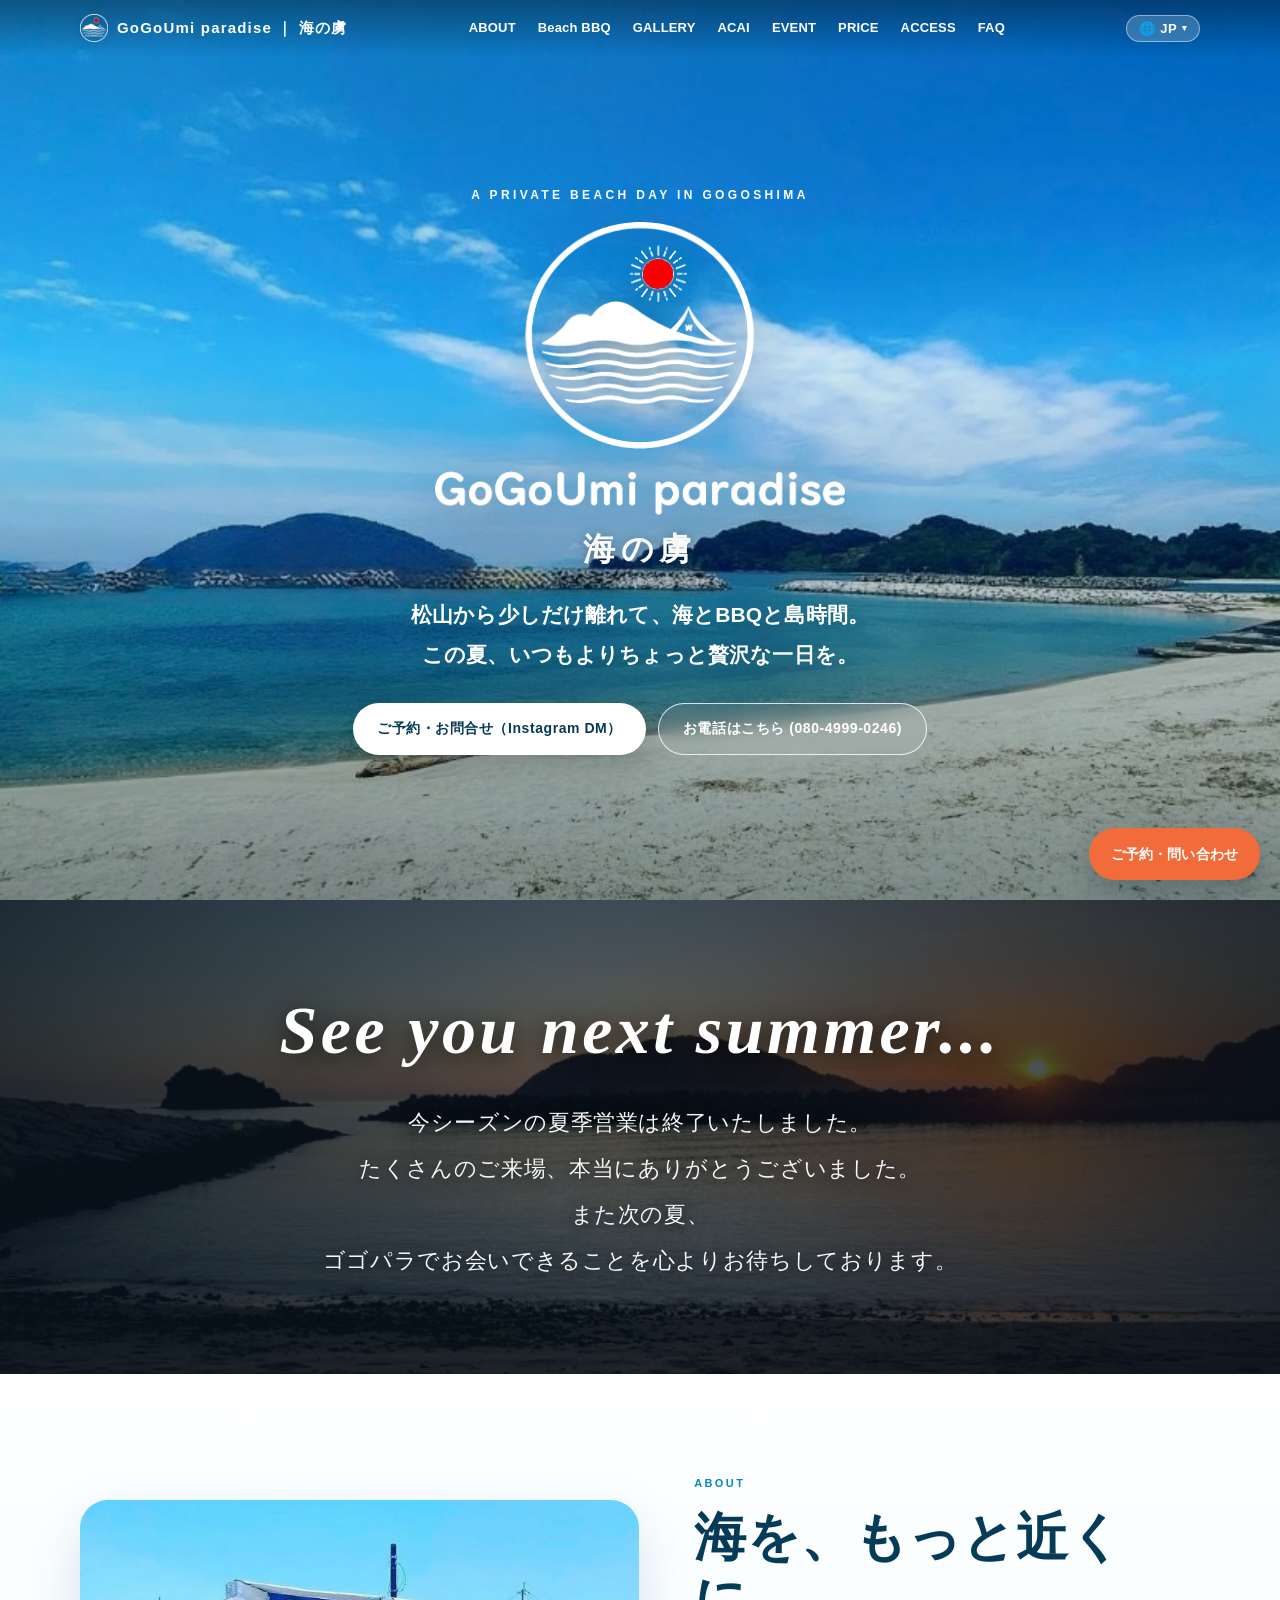
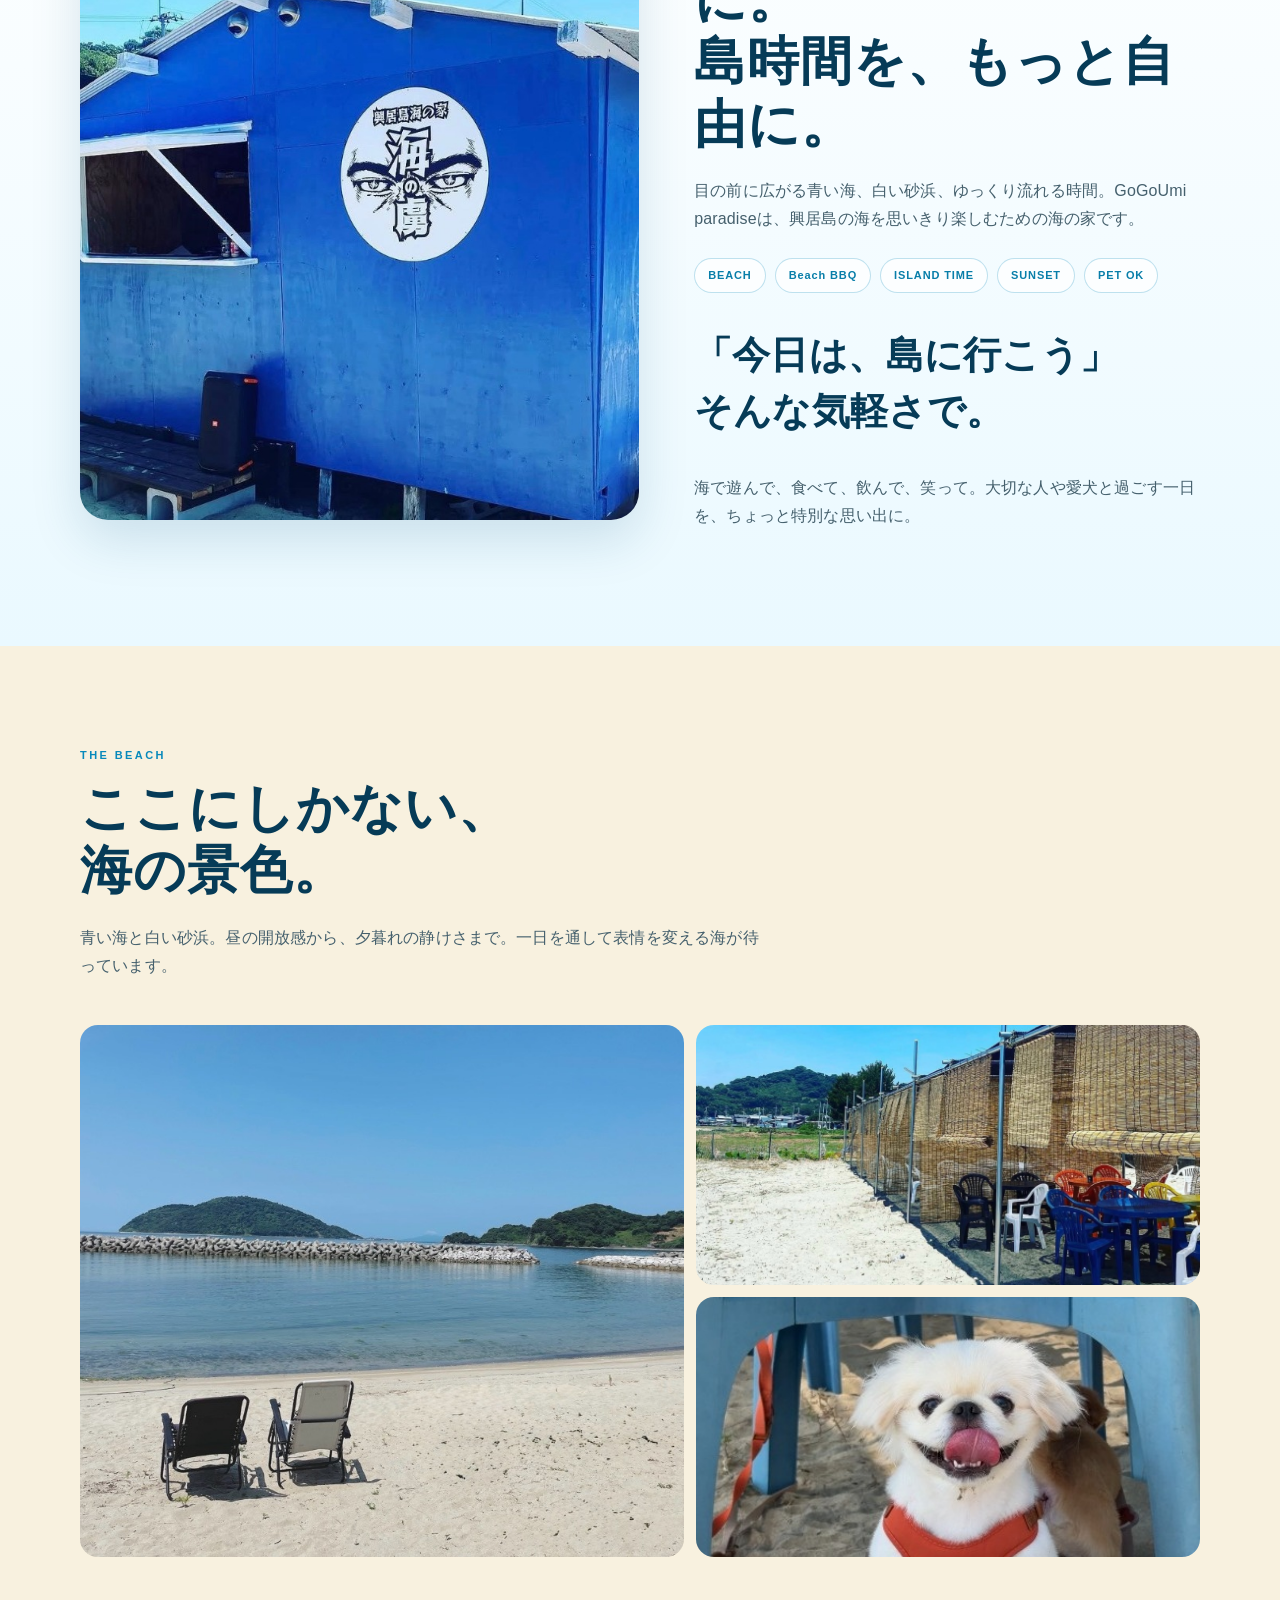
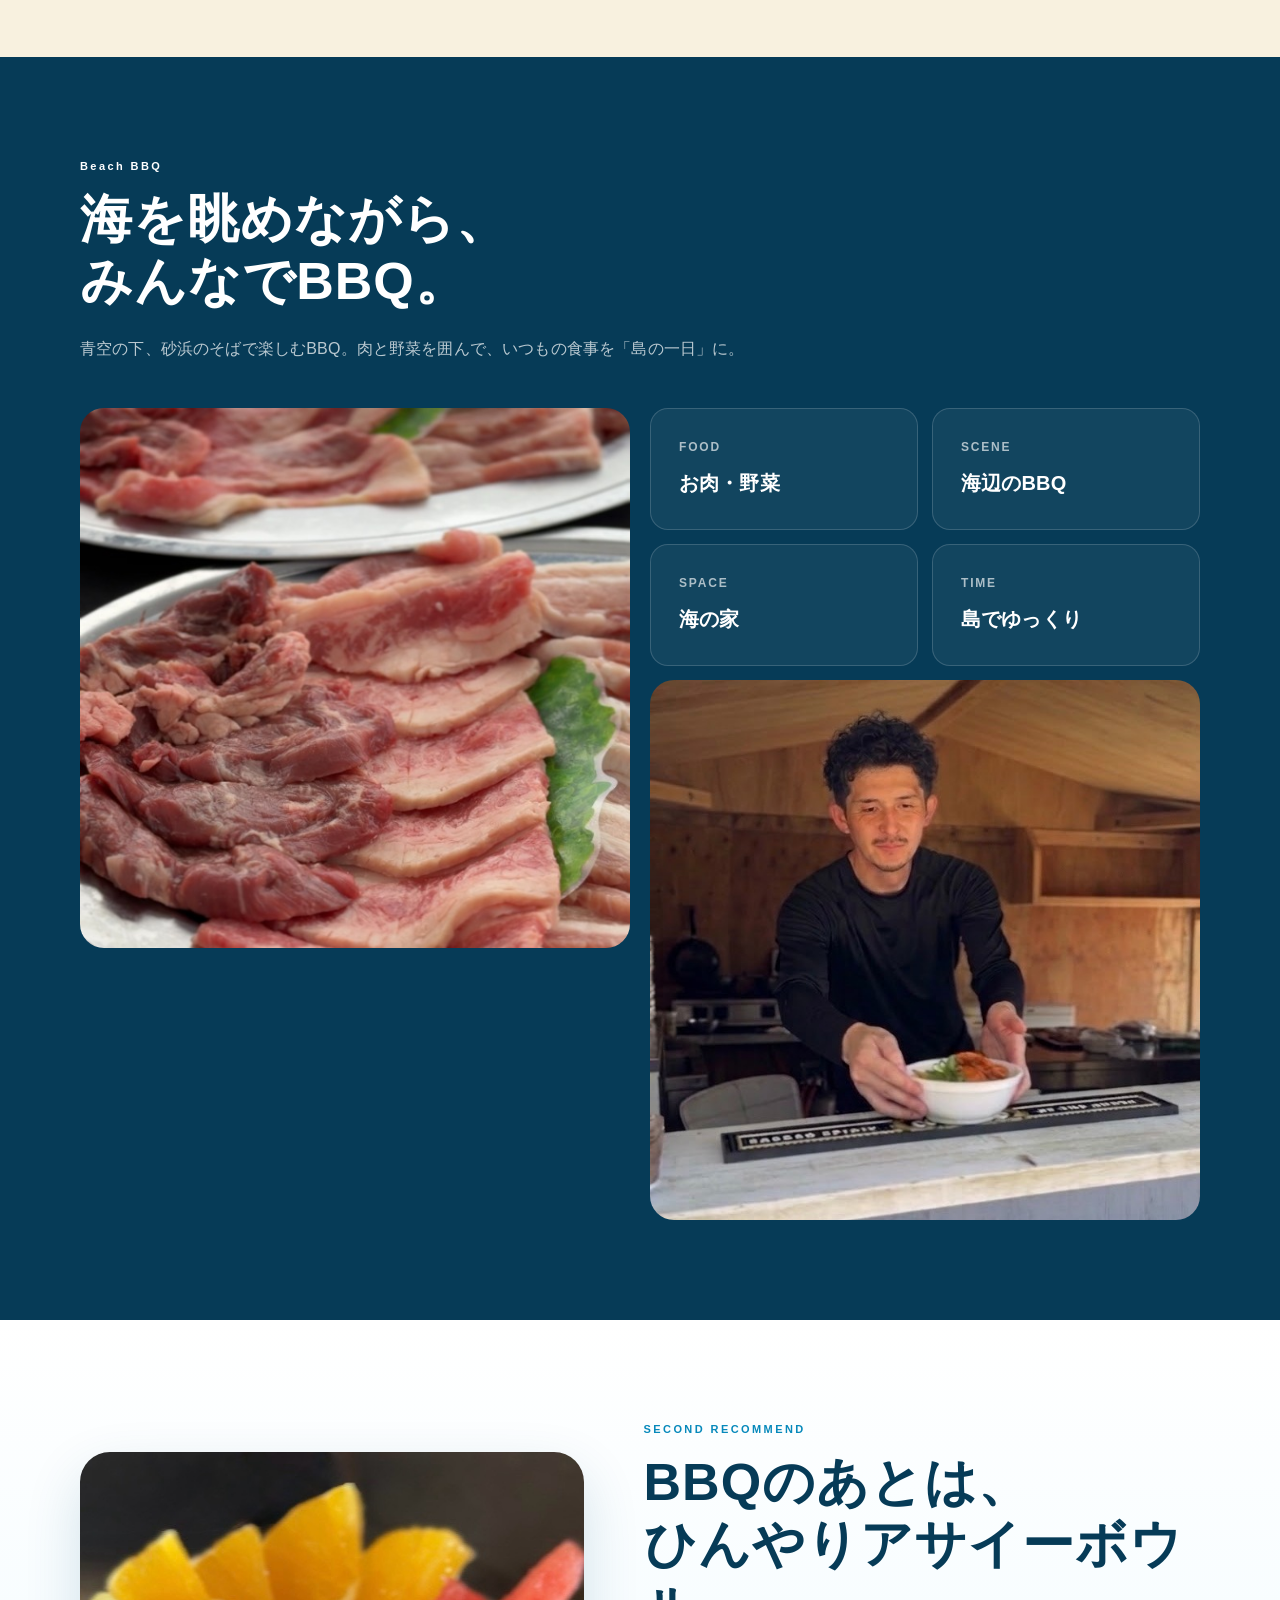
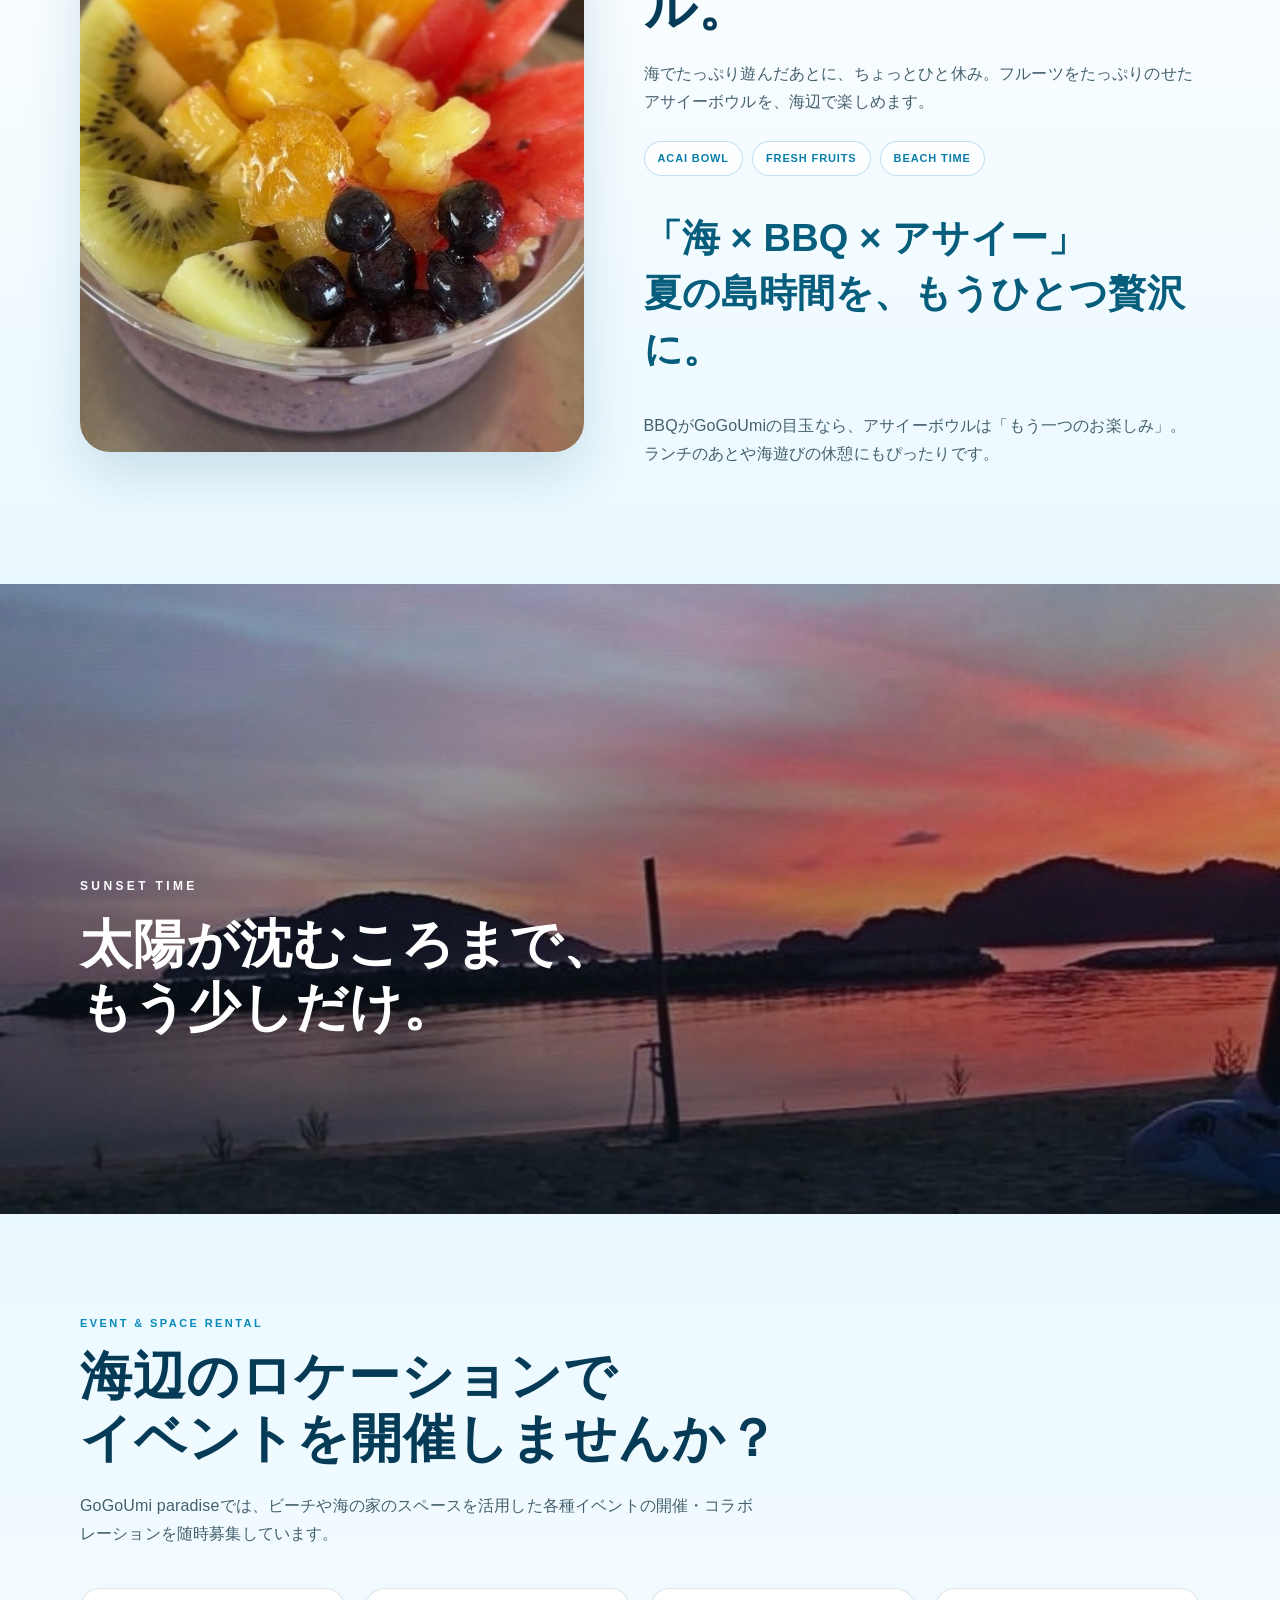
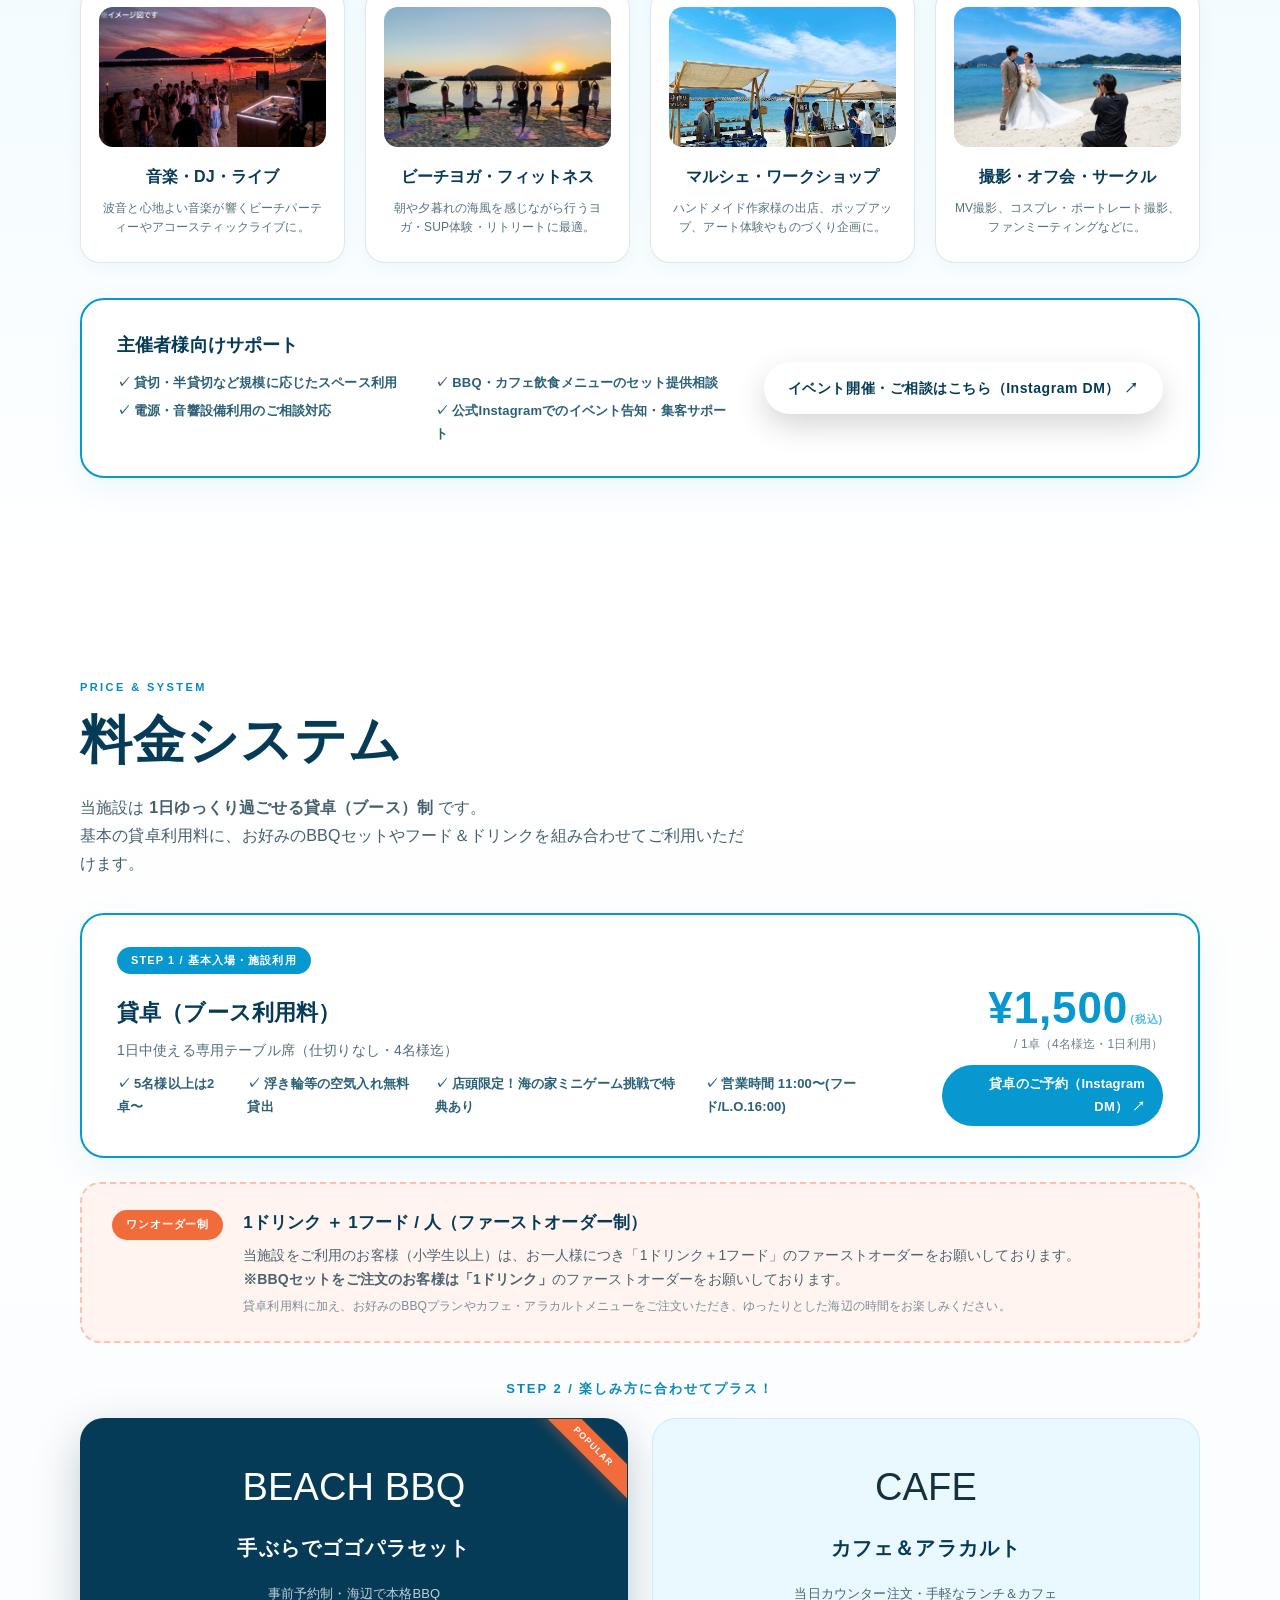
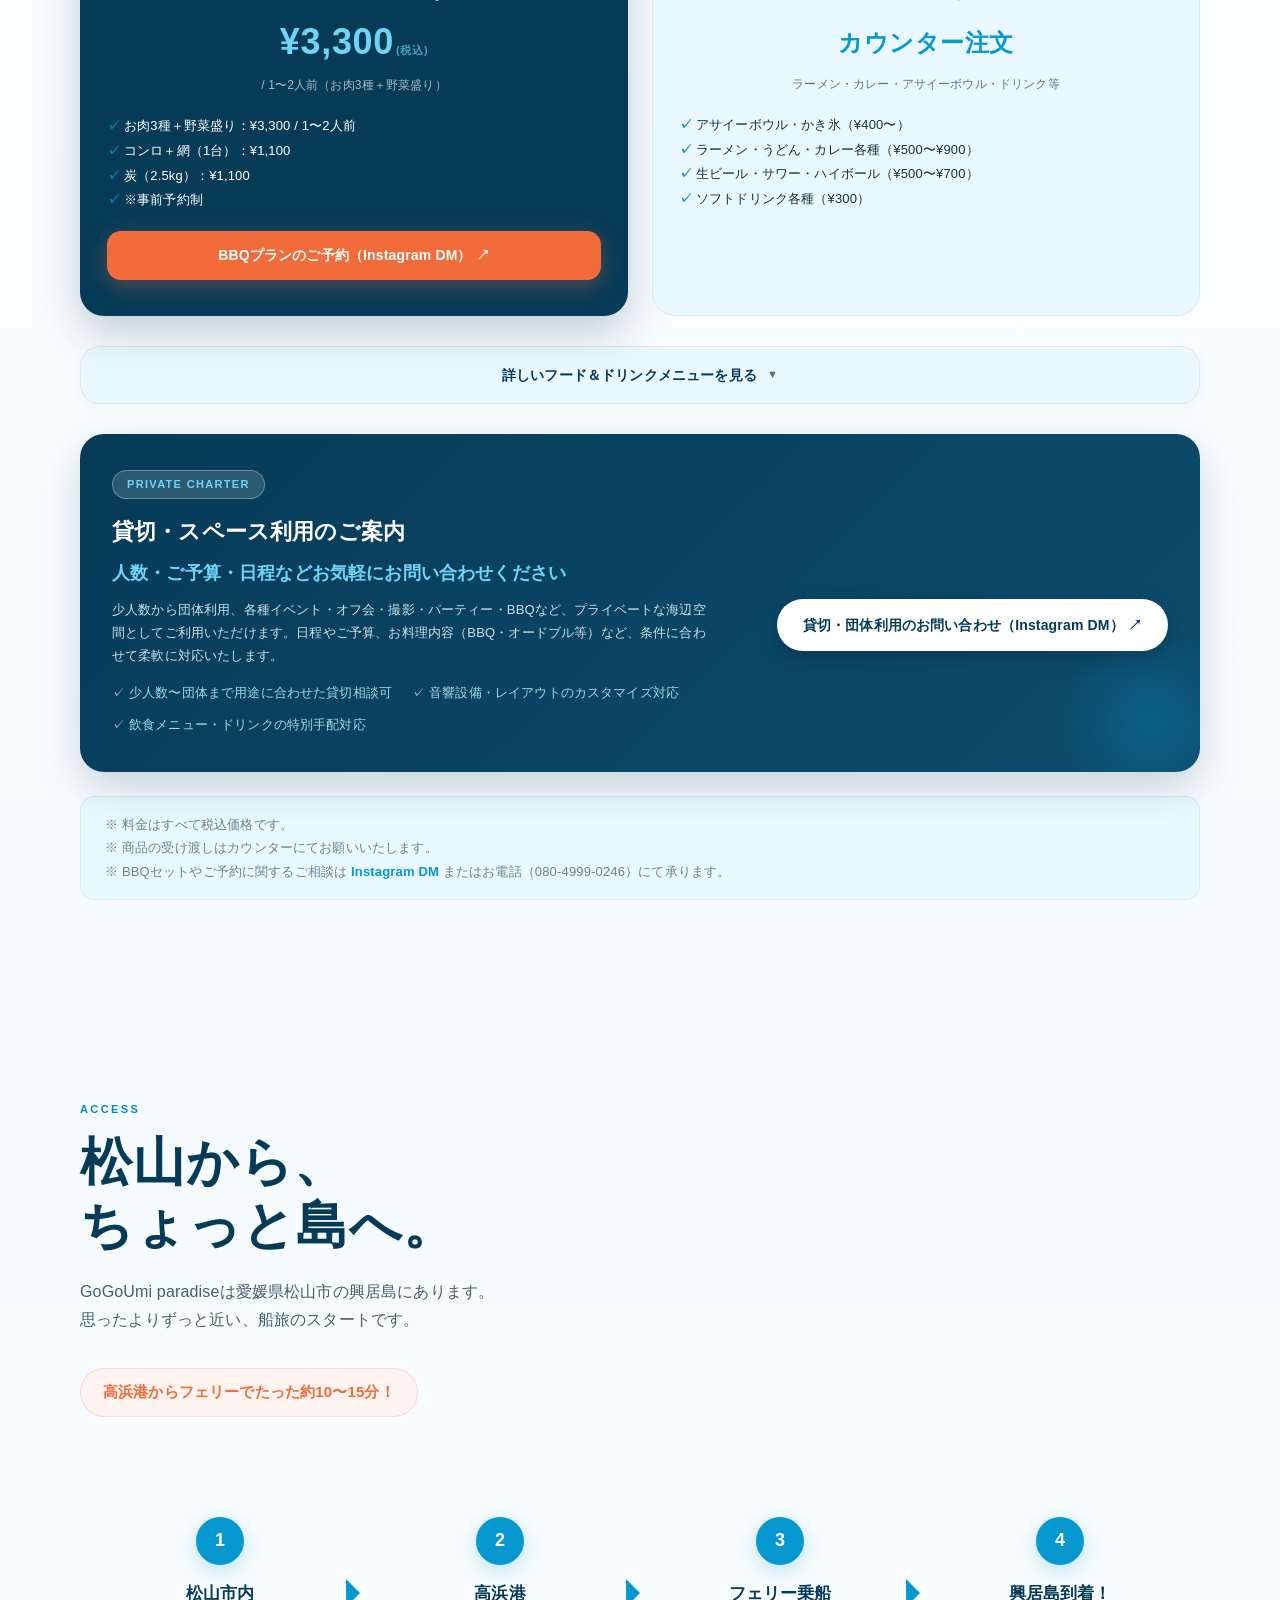
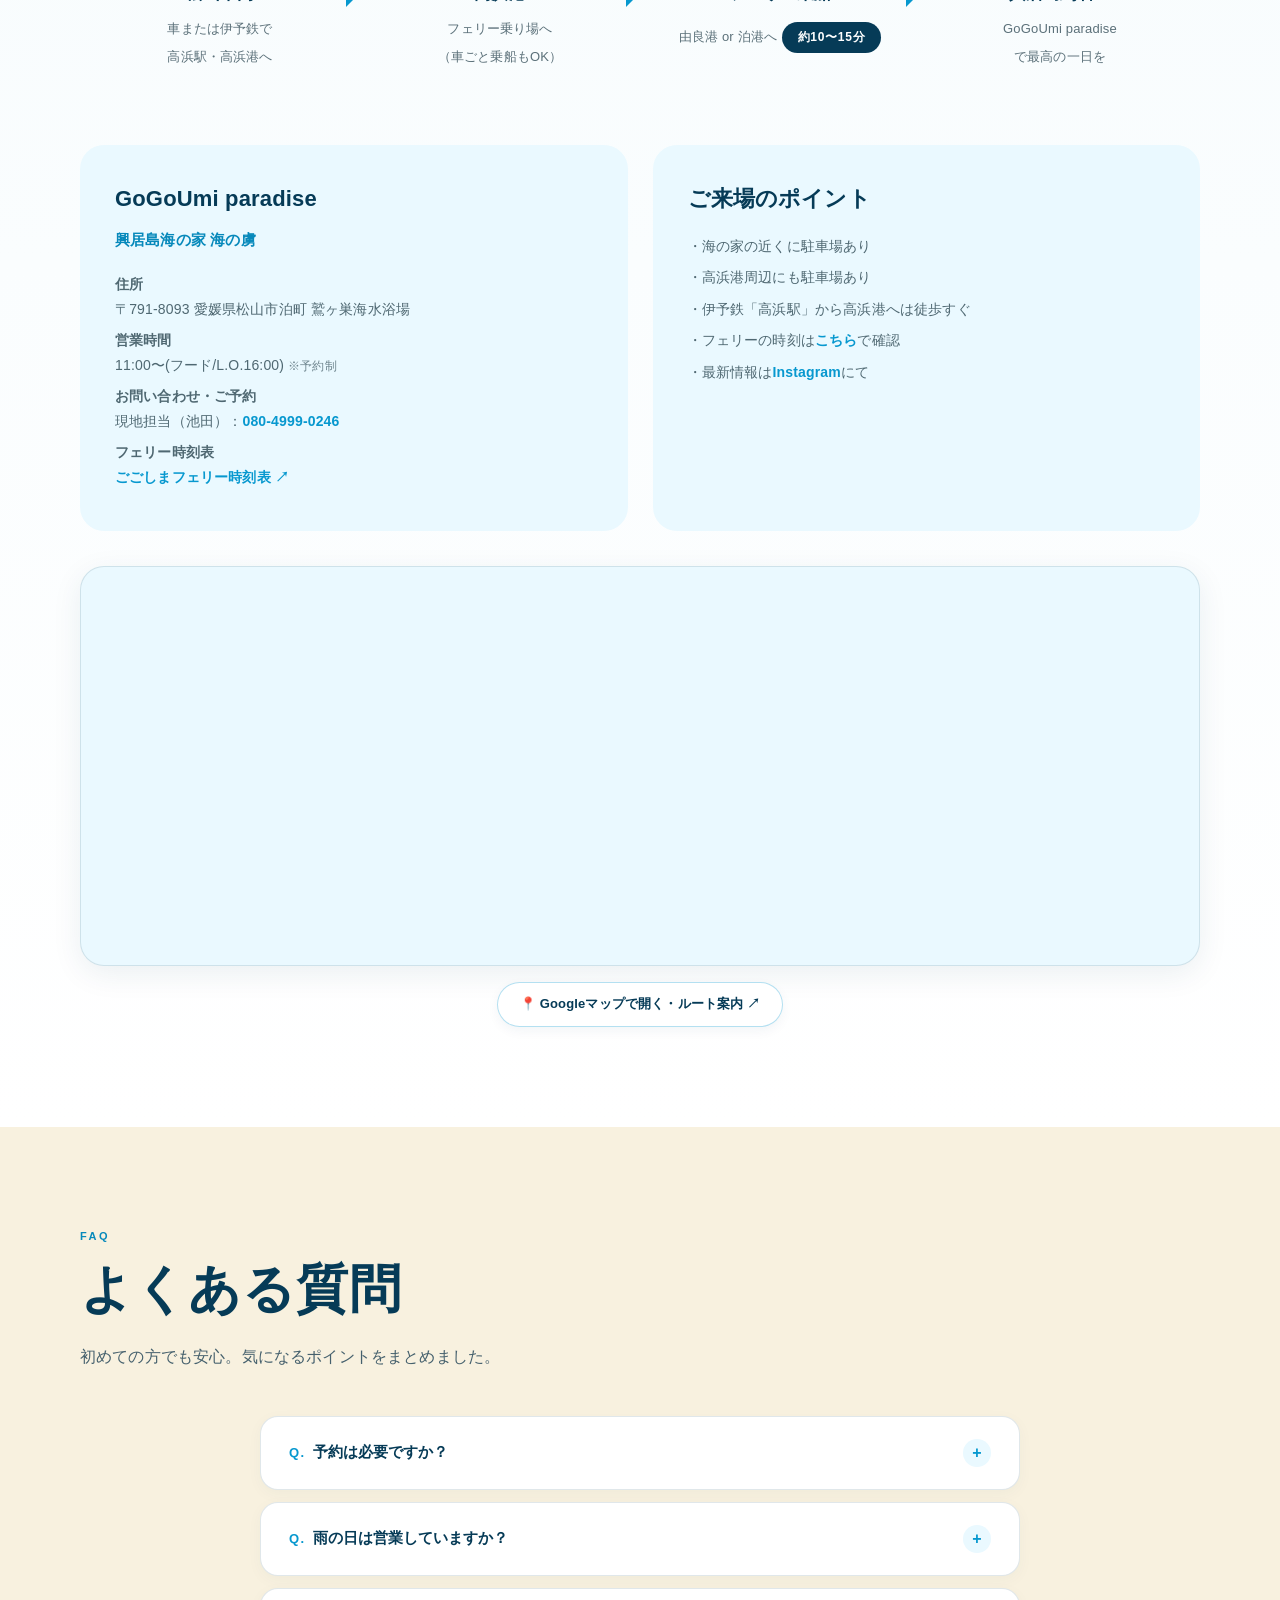
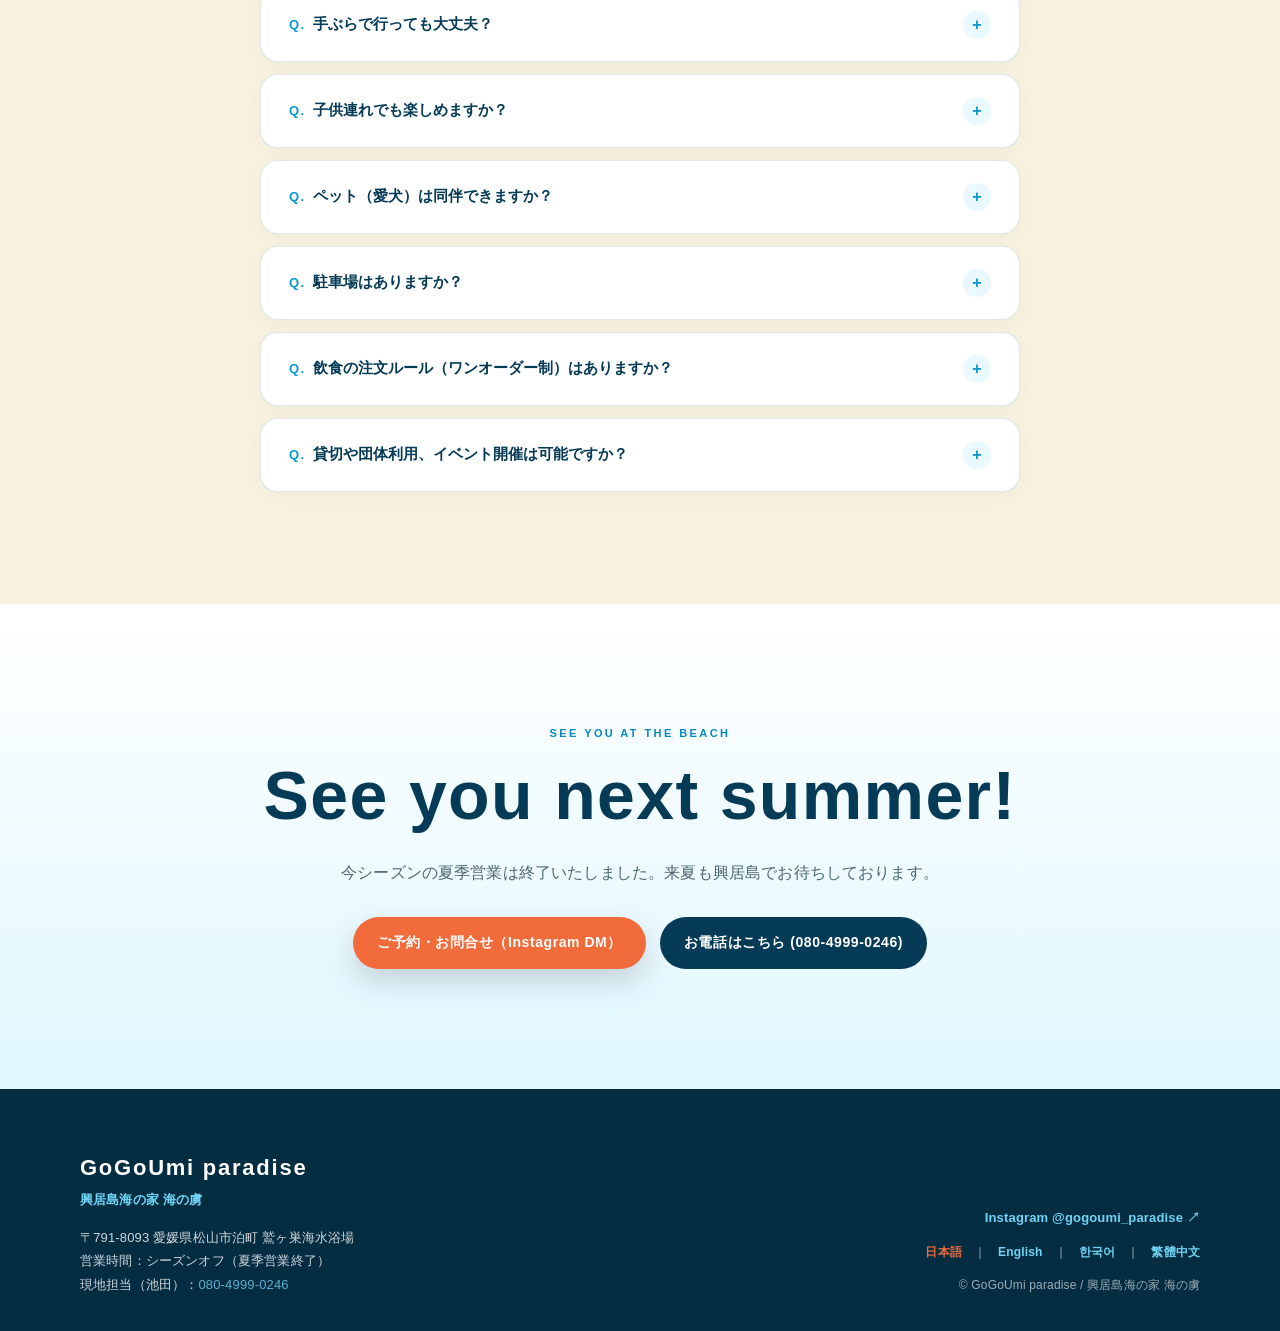
<file: index.html>
<!doctype html>
<html lang="ja">

<head>
  <meta charset="utf-8">
  <meta name="viewport" content="width=device-width, initial-scale=1">
  <meta name="theme-color" content="#0b8fbe">
  <title>GoGoUmi paradise｜海の虜 — 愛媛県松山市・興居島の海の家＆ビーチBBQ</title>
  <meta name="description"
    content="愛媛県松山市・興居島（鷲ヶ巣海水浴場）の海の家『GoGoUmi paradise（海の虜）』公式LP。高浜港からフェリーで約10〜15分。手ぶらで楽しめる海辺のBBQやひんやりアサイーボウル、愛犬同伴OK。団体貸切やイベント利用も受付中。">
  <meta name="keywords" content="興居島,海の家,松山,愛媛,鷲ヶ巣海水浴場,BBQ,バーベキュー,GoGoUmi paradise,海の虜">
  <meta name="robots" content="index, follow">
  <link rel="canonical" href="https://gogoumi-paradise.com/">
  <link rel="alternate" hreflang="ja" href="https://gogoumi-paradise.com/">
  <link rel="alternate" hreflang="en" href="https://gogoumi-paradise.com/en/">
  <link rel="alternate" hreflang="zh-TW" href="https://gogoumi-paradise.com/zh/">
  <link rel="alternate" hreflang="ko" href="https://gogoumi-paradise.com/ko/">
  <link rel="alternate" hreflang="x-default" href="https://gogoumi-paradise.com/">

  <!-- OGP / SNS Meta Tags -->
  <meta property="og:type" content="website">
  <meta property="og:locale" content="ja_JP">
  <meta property="og:site_name" content="GoGoUmi paradise（海の虜）">
  <meta property="og:title" content="GoGoUmi paradise｜海の虜 — 愛媛県松山市・興居島の海の家＆ビーチBBQ">
  <meta property="og:description"
    content="愛媛県松山市・興居島（鷲ヶ巣海水浴場）の海の家『GoGoUmi paradise（海の虜）』公式LP。手ぶらBBQ・アサイーボウル・愛犬同伴OK・団体貸切受付中。">
  <meta property="og:url" content="https://gogoumi-paradise.com/">
  <meta property="og:image" content="https://gogoumi-paradise.com/images/photo12.jpeg">

  <!-- Twitter Card -->
  <meta name="twitter:card" content="summary_large_image">
  <meta name="twitter:title" content="GoGoUmi paradise｜海の虜 — 愛媛県松山市・興居島の海の家＆ビーチBBQ">
  <meta name="twitter:description"
    content="愛媛県松山市・興居島（鷲ヶ巣海水浴場）の海の家『GoGoUmi paradise（海の虜）』公式LP。手ぶらBBQ・アサイーボウル・愛犬同伴OK・団体貸切受付中。">
  <meta name="twitter:image" content="https://gogoumi-paradise.com/images/photo12.jpeg">

  <link rel="icon" type="image/jpeg" href="images/logo.jpeg">
  <link rel="apple-touch-icon" href="images/logo.jpeg">
  <link rel="stylesheet" href="style.css?v=20260829_02">

  <!-- 構造化データ (Schema.org / JSON-LD) -->
  <!-- 1. 店舗情報 (LocalBusiness / Restaurant) -->
  <script type="application/ld+json">
  {
    "@context": "https://schema.org",
    "@type": ["LocalBusiness", "Restaurant"],
    "@id": "https://gogoumi-paradise.com/#business",
    "name": "GoGoUmi paradise（海の虜）",
    "alternateName": "興居島海の家 GoGoUmi paradise",
    "description": "愛媛県松山市・興居島（鷲ヶ巣海水浴場）の海の家＆ビーチBBQ施設。高浜港からフェリー約10〜15分。手ぶらBBQ、アサイーボウル、愛犬同伴OK、貸切利用対応。",
    "image": "https://gogoumi-paradise.com/images/photo19.jpeg",
    "url": "https://gogoumi-paradise.com/",
    "telephone": "080-4999-0246",
    "priceRange": "¥¥",
    "servesCuisine": ["BBQ", "Cafe", "Japanese"],
    "keywords": "興居島, 海の家, 松山, BBQ, バーベキュー, 鷲ヶ巣海水浴場, アサイーボウル, ペット可",
    "hasMap": "https://maps.google.com/?q=%E6%84%9B%E5%A8%9E%E7%9C%8C%E6%9D%BE%E5%B1%B1%E5%B8%82%E6%Bcca%E7%94%BA%20%E9%B7%B2%E3%83%B6%E5%B7%A3%E6%B5%B7%E6%B0%B4%E6%B5%B4%E5%A0%B4",
    "address": {
      "@type": "PostalAddress",
      "streetAddress": "泊町 鷲ヶ巣海水浴場",
      "addressLocality": "松山市",
      "addressRegion": "愛媛県",
      "postalCode": "791-8093",
      "addressCountry": "JP"
    },
    "geo": {
      "@type": "GeoCoordinates",
      "latitude": 33.8860,
      "longitude": 132.6840
    },
    "openingHoursSpecification": [
      {
        "@type": "OpeningHoursSpecification",
        "dayOfWeek": ["Monday", "Tuesday", "Wednesday", "Thursday", "Friday", "Saturday", "Sunday"],
        "opens": "11:00",
        "closes": "16:00"
      }
    ],
    "sameAs": [
      "https://www.instagram.com/gogoumi_paradise"
    ]
  }
  </script>

  <!-- 2. FAQ (FAQPage リッチリザルト対応) -->
  <script type="application/ld+json">
  {
    "@context": "https://schema.org",
    "@type": "FAQPage",
    "mainEntity": [
      {
        "@type": "Question",
        "name": "予約は必要ですか？",
        "acceptedAnswer": {
          "@type": "Answer",
          "text": "はい、事前のご予約をお願いしております。空き状況の確認・ご予約はInstagram DM、またはお電話（080-4999-0246）からお問い合わせください。"
        }
      },
      {
        "@type": "Question",
        "name": "雨の日は営業していますか？",
        "acceptedAnswer": {
          "@type": "Answer",
          "text": "天候状況により営業を見合わせる場合がございます。当日の営業状況はInstagramのストーリーズでご確認ください。"
        }
      },
      {
        "@type": "Question",
        "name": "手ぶらで行っても大丈夫？",
        "acceptedAnswer": {
          "@type": "Answer",
          "text": "はい！BBQプランには機材・食材がセットになっています。お気軽に手ぶらでお越しください。水着やタオルなどはお持ちいただくことをおすすめします。"
        }
      },
      {
        "@type": "Question",
        "name": "子供連れでも楽しめますか？",
        "acceptedAnswer": {
          "@type": "Answer",
          "text": "もちろんです！ファミリーでのご利用も大歓迎です。砂浜での海遊びやBBQを、お子様と一緒にお楽しみいただけます。"
        }
      },
      {
        "@type": "Question",
        "name": "ペット（愛犬）は同伴できますか？",
        "acceptedAnswer": {
          "@type": "Answer",
          "text": "はい、ペット同伴でのご来場も大歓迎です！海辺のお散歩やBBQを愛犬と一緒にお楽しみいただけます。他のお客様へのご配慮のため、リードの着用をお願いしております。"
        }
      },
      {
        "@type": "Question",
        "name": "駐車場はありますか？",
        "acceptedAnswer": {
          "@type": "Answer",
          "text": "はい、海の家の近くに駐車場がございます。お車でお越しの際もご安心ください。"
        }
      },
      {
        "@type": "Question",
        "name": "飲食の注文ルール（ワンオーダー制）はありますか？",
        "acceptedAnswer": {
          "@type": "Answer",
          "text": "はい、当施設をご利用のお客様（小学生以上）には、お一人様につき「1ドリンク＋1フード」のファーストオーダーをお願いしております（※BBQセットをご注文のお客様は「1ドリンク」のファーストオーダーをお願いしております）。貸卓利用料に加え、手ぶらBBQセットやカフェ・フードメニュー（ラーメン・カレー・うどん・アサイーボウル等）からお好きな組み合わせをご注文いただけます。"
        }
      },
      {
        "@type": "Question",
        "name": "貸切や団体利用、イベント開催は可能ですか？",
        "acceptedAnswer": {
          "@type": "Answer",
          "text": "はい、少人数から団体様まで施設貸切や、ビーチイベント（ヨガ・音楽・撮影・ワークショップ・オフ会等）の開催を大歓迎しております。日程、ご予算、特別メニューのご要望など、お気軽にInstagram DMまたはお電話（080-4999-0246）にてご相談ください。"
        }
      }
    ]
  }
  </script>
</head>

<body>
  <nav class="nav" id="nav">
    <div class="container nav-inner">
      <a class="brand" href="#">
        <img src="images/logo_mark_white_clean.png" alt="GoGoUmi paradise ロゴマーク" class="brand-mark brand-mark-white">
        <img src="images/logo_mark_clean.png" alt="GoGoUmi paradise ロゴマーク" class="brand-mark brand-mark-scrolled">
        <span>GoGoUmi paradise ｜ 海の虜</span>
      </a>
      <div class="nav-links">
        <a href="#about">ABOUT</a><a href="#bbq">Beach BBQ</a><a href="#gallery">GALLERY</a><a href="#acai">ACAI</a><a
          href="#events">EVENT</a><a href="#price">PRICE</a><a href="#access">ACCESS</a><a href="#faq">FAQ</a>
      </div>
      <div class="nav-actions">
        <div class="lang-switcher">
          <button type="button" class="lang-btn" aria-expanded="false" aria-haspopup="true" aria-label="言語切り替え / Select Language">
            <span class="lang-icon">🌐</span>
            <span class="lang-current">JP</span>
            <span class="lang-arrow">▾</span>
          </button>
          <div class="lang-dropdown" role="menu">
            <a href="./" class="lang-item active" hreflang="ja" role="menuitem">日本語 (JP)</a>
            <a href="en/" class="lang-item" hreflang="en" role="menuitem">English (EN)</a>
            <a href="ko/" class="lang-item" hreflang="ko" role="menuitem">한국어 (KO)</a>
            <a href="zh/" class="lang-item" hreflang="zh-TW" role="menuitem">繁體中文 (ZH)</a>
          </div>
        </div>
      </div>
    </div>
  </nav>

  <header class="hero">
    <div class="hero-bg"><img src="images/photo12.jpeg" alt="興居島の青い海と砂浜" fetchpriority="high"></div>
    <div class="container hero-content">
      <div>
        <div class="eyebrow">A PRIVATE BEACH DAY IN GOGOSHIMA</div>
        <h1>
          <span class="sr-only">興居島の海の家＆ビーチBBQ - </span>
          <img src="images/logo_white_center.png" alt="興居島の海の家 GoGoUmi paradise（海の虜）" class="hero-logo">
          <span>海の虜</span>
        </h1>
        <p class="hero-copy">松山から少しだけ離れて、海とBBQと島時間。<br>この夏、いつもよりちょっと贅沢な一日を。</p>
        <div class="cta-row">
          <a class="btn btn-primary" href="https://www.instagram.com/gogoumi_paradise" data-reserve-link target="_blank"
            rel="noopener noreferrer">ご予約・お問合せ（Instagram DM）</a>
          <a class="btn btn-outline" href="tel:08049990246">お電話はこちら (080-4999-0246)</a>
        </div>
      </div>
    </div>
  </header>

  <section class="offseason-section">
    <div class="offseason-bg">
      <img src="images/photo20.jpeg" alt="興居島の美しい夕日と砂浜" loading="lazy" decoding="async">
    </div>
    <div class="offseason-overlay"></div>
    <div class="offseason-content">
      <h2 class="offseason-title">See you next summer...</h2>
      <p class="offseason-desc">
        <span>今シーズンの夏季営業は終了いたしました。</span><br>
        <span>たくさんのご来場、</span><span>本当にありがとうございました。</span><br>
        <span>また次の夏、</span><br>
        <span>ゴゴパラでお会いできることを</span><span>心よりお待ちしております。</span>
      </p>
    </div>
  </section>

  <main>
    <section class="intro" id="about">
      <div class="container intro-grid">
        <div class="intro-photo"><img src="images/photo19.jpeg" alt="GoGoUmi paradise 海の家 外観" loading="lazy"
            decoding="async"></div>
        <div>
          <div class="kicker">ABOUT</div>
          <h2>海を、もっと近くに。<br>島時間を、もっと自由に。</h2>
          <p class="lead">目の前に広がる青い海、白い砂浜、ゆっくり流れる時間。GoGoUmi paradiseは、興居島の海を思いきり楽しむための海の家です。</p>
          <div class="badges"><span class="badge">BEACH</span><span class="badge">Beach BBQ</span><span
              class="badge">ISLAND
              TIME</span><span class="badge">SUNSET</span><span class="badge">PET OK</span></div>
          <p class="quote">「今日は、島に行こう」<br>そんな気軽さで。</p>
          <p class="lead">海で遊んで、食べて、飲んで、笑って。大切な人や愛犬と過ごす一日を、ちょっと特別な思い出に。</p>
        </div>
      </div>
    </section>

    <section class="gallery" id="gallery">
      <div class="container">
        <div class="kicker">THE BEACH</div>
        <h2>ここにしかない、<br>海の景色。</h2>
        <p class="lead">青い海と白い砂浜。昼の開放感から、夕暮れの静けさまで。一日を通して表情を変える海が待っています。</p>
        <div class="gallery-grid">
          <div class="g g1"><img src="images/photo14.jpeg" alt="砂浜のビーチチェアと青い海" loading="lazy" decoding="async"></div>
          <div class="g g2"><img src="images/photo15.jpeg" alt="海の家のすだれとテラス席" loading="lazy" decoding="async"></div>
          <div class="g g3"><img src="images/dog.jpeg" alt="海辺で一緒に過ごす愛犬" loading="lazy" decoding="async"></div>
        </div>
      </div>
    </section>


    <section class="bbq" id="bbq">
      <div class="container">
        <div class="kicker">Beach BBQ</div>
        <h2>海を眺めながら、<br>みんなでBBQ。</h2>
        <p class="lead">青空の下、砂浜のそばで楽しむBBQ。肉と野菜を囲んで、いつもの食事を「島の一日」に。</p>
        <div class="bbq-grid">
          <div class="photo"><img src="images/photo9_v2.jpeg" alt="BBQのお肉" loading="lazy" decoding="async"></div>
          <div>
            <div class="info">
              <div class="info-box"><strong>FOOD</strong><b>お肉・野菜</b></div>
              <div class="info-box"><strong>SCENE</strong><b>海辺のBBQ</b></div>
              <div class="info-box"><strong>SPACE</strong><b>海の家</b></div>
              <div class="info-box"><strong>TIME</strong><b>島でゆっくり</b></div>
            </div>
            <div class="photo bbq-sub-photo"><img src="images/photo23_v2.jpeg" alt="カウンターでお迎えする店主" loading="lazy"
                decoding="async"></div>
          </div>
        </div>
      </div>
    </section>

    <section class="acai" id="acai">
      <div class="container acai-grid">
        <div class="acai-photo"><img src="images/acai_v2.jpeg" alt="フルーツたっぷりのアサイーボウル" loading="lazy" decoding="async">
        </div>
        <div>
          <div class="kicker">SECOND RECOMMEND</div>
          <h2>BBQのあとは、<br>ひんやりアサイーボウル。</h2>
          <p class="lead">海でたっぷり遊んだあとに、ちょっとひと休み。フルーツをたっぷりのせたアサイーボウルを、海辺で楽しめます。</p>
          <div class="badges"><span class="badge">ACAI BOWL</span><span class="badge">FRESH FRUITS</span><span
              class="badge">BEACH TIME</span></div>
          <p class="quote">「海 × BBQ × アサイー」<br>夏の島時間を、もうひとつ贅沢に。</p>
          <p class="lead">BBQがGoGoUmiの目玉なら、アサイーボウルは「もう一つのお楽しみ」。ランチのあとや海遊びの休憩にもぴったりです。</p>
        </div>
      </div>
    </section>

    <section class="sunset">
      <img src="images/photo11.jpeg" alt="興居島の鮮やかな夕暮れ" loading="lazy" decoding="async">
      <div class="container sunset-content">
        <div>
          <div class="eyebrow">SUNSET TIME</div>
          <h2>太陽が沈むころまで、<br>もう少しだけ。</h2>
        </div>
      </div>
    </section>

    <!-- ====== EVENT RECRUITMENT ====== -->
    <section class="events" id="events">
      <div class="container">
      </div>
    </section>

    <!-- ====== PRICE ====== -->
    <section class="price" id="price">
      <div class="container">
      </div>
    </section>

    <!-- ====== ACCESS ====== -->
    <section class="access" id="access">
      <div class="container">
        <div class="kicker">ACCESS</div>
        <h2>松山から、<br>ちょっと島へ。</h2>
        <p class="lead">GoGoUmi paradiseは愛媛県松山市の興居島にあります。<br>思ったよりずっと近い、船旅のスタートです。</p>
        <div class="access-highlight">高浜港からフェリーでたった約10〜15分！</div>

        <!-- step flow -->
        <div class="access-steps">
          <div class="access-step">
            <div class="step-num">1</div>
            <span class="step-label">松山市内</span>
            <span class="step-desc">車または伊予鉄で<br>高浜駅・高浜港へ</span>
          </div>
          <div class="access-step">
            <div class="step-num">2</div>
            <span class="step-label">高浜港</span>
            <span class="step-desc">フェリー乗り場へ<br>（車ごと乗船もOK）</span>
          </div>
          <div class="access-step">
            <div class="step-num">3</div>
            <span class="step-label">フェリー乗船</span>
            <span class="step-desc">由良港 or 泊港へ</span>
            <span class="step-time">約10〜15分</span>
          </div>
          <div class="access-step">
            <div class="step-num">4</div>
            <span class="step-label">興居島到着！</span>
            <span class="step-desc">GoGoUmi paradise<br>で最高の一日を</span>
          </div>
        </div>

        <!-- detail cards -->
        <div class="access-detail">
          <div class="access-card">
            <h3>GoGoUmi paradise<br><span class="access-card-sub">興居島海の家 海の虜</span></h3>
            <p><b>住所</b><br>〒791-8093 愛媛県松山市泊町 鷲ヶ巣海水浴場</p>
            <p><b>営業時間</b><br>11:00〜(フード/L.O.16:00) <span class="note-inline">※予約制</span></p>
            <p><b>お問い合わせ・ご予約</b><br>現地担当（池田）：<a href="tel:08049990246" class="link-highlight">080-4999-0246</a></p>
            <p><b>フェリー時刻表</b><br><a href="https://gogoshima-ferry.com/timetable_faretable/" target="_blank"
                rel="noopener noreferrer">ごごしまフェリー時刻表 ↗</a></p>
          </div>
          <div class="access-card">
            <h3>ご来場のポイント</h3>
            <p>・海の家の近くに駐車場あり</p>
            <p>・高浜港周辺にも駐車場あり</p>
            <p>・伊予鉄「高浜駅」から高浜港へは徒歩すぐ</p>
            <p>・フェリーの時刻は<a href="https://gogoshima-ferry.com/timetable_faretable/" target="_blank"
                rel="noopener noreferrer">こちら</a>で確認</p>
            <p>・最新情報は<a href="https://www.instagram.com/gogoumi_paradise" target="_blank"
                rel="noopener noreferrer">Instagram</a>にて</p>
          </div>
        </div>

        <!-- 地図埋め込み -->
        <div class="access-map-wrapper">
          <div class="access-map">
            <iframe
              src="https://maps.google.com/maps?output=embed&q=%E6%84%9B%E5%A8%9E%E7%9C%8C%E6%9D%BE%E5%B1%B1%E5%B8%82%E6%Bcca%E7%94%BA%20%E9%B7%B2%E3%83%B6%E5%B7%A3%E6%B5%B7%E6%B0%B4%E6%B5%B4%E5%A0%B4"
              width="100%" height="100%" allowfullscreen="" loading="lazy" referrerpolicy="no-referrer-when-downgrade"
              title="GoGoUmi paradise（鷲ヶ巣海水浴場）アクセスマップ">
            </iframe>
          </div>
          <div class="access-map-action">
            <a class="btn-map-link"
              href="https://maps.google.com/?q=%E6%84%9B%E5%A8%9E%E7%9C%8C%E6%9D%BE%E5%B1%B1%E5%B8%82%E6%Bcca%E7%94%BA%20%E9%B7%B2%E3%83%B6%E5%B7%A3%E6%B5%B7%E6%B0%B4%E6%B5%B4%E5%A0%B4"
              target="_blank" rel="noopener noreferrer">
              📍 Googleマップで開く・ルート案内 ↗
            </a>
          </div>
        </div>
      </div>
    </section>

    <!-- ====== FAQ ====== -->
    <section class="faq" id="faq">
      <div class="container">
        <div class="kicker">FAQ</div>
        <h2>よくある質問</h2>
        <p class="lead">初めての方でも安心。気になるポイントをまとめました。</p>
        <div class="faq-list">

          <div class="faq-item">
            <button type="button" class="faq-q" aria-expanded="false">
              <div><span class="q-label">Q.</span>予約は必要ですか？</div>
              <div class="faq-toggle">+</div>
            </button>
            <div class="faq-a">
              <div class="faq-a-inner">はい、事前のご予約をお願いしております。空き状況の確認・ご予約は<a
                  href="https://www.instagram.com/gogoumi_paradise" target="_blank" rel="noopener noreferrer"
                  class="link-highlight">Instagram DM</a>、またはお電話（<a href="tel:08049990246"
                  class="link-highlight">080-4999-0246</a>）からお問い合わせください。</div>
            </div>
          </div>

          <div class="faq-item">
            <button type="button" class="faq-q" aria-expanded="false">
              <div><span class="q-label">Q.</span>雨の日は営業していますか？</div>
              <div class="faq-toggle">+</div>
            </button>
            <div class="faq-a">
              <div class="faq-a-inner">天候状況により営業を見合わせる場合がございます。当日の営業状況は<a
                  href="https://www.instagram.com/gogoumi_paradise" target="_blank" rel="noopener noreferrer"
                  class="link-highlight">Instagram</a>のストーリーズでご確認ください。</div>
            </div>
          </div>

          <div class="faq-item">
            <button type="button" class="faq-q" aria-expanded="false">
              <div><span class="q-label">Q.</span>手ぶらで行っても大丈夫？</div>
              <div class="faq-toggle">+</div>
            </button>
            <div class="faq-a">
              <div class="faq-a-inner">はい！BBQプランには機材・食材がセットになっています。お気軽に手ぶらでお越しください。水着やタオルなどはお持ちいただくことをおすすめします。</div>
            </div>
          </div>

          <div class="faq-item">
            <button type="button" class="faq-q" aria-expanded="false">
              <div><span class="q-label">Q.</span>子供連れでも楽しめますか？</div>
              <div class="faq-toggle">+</div>
            </button>
            <div class="faq-a">
              <div class="faq-a-inner">もちろんです！ファミリーでのご利用も大歓迎です。砂浜での海遊びやBBQを、お子様と一緒にお楽しみいただけます。</div>
            </div>
          </div>

          <div class="faq-item">
            <button type="button" class="faq-q" aria-expanded="false">
              <div><span class="q-label">Q.</span>ペット（愛犬）は同伴できますか？</div>
              <div class="faq-toggle">+</div>
            </button>
            <div class="faq-a">
              <div class="faq-a-inner">はい、ペット同伴でのご来場も大歓迎です！海辺のお散歩やBBQを愛犬と一緒にお楽しみいただけます。他のお客様へのご配慮のため、リードの着用をお願いしております。
              </div>
            </div>
          </div>

          <div class="faq-item">
            <button type="button" class="faq-q" aria-expanded="false">
              <div><span class="q-label">Q.</span>駐車場はありますか？</div>
              <div class="faq-toggle">+</div>
            </button>
            <div class="faq-a">
              <div class="faq-a-inner">はい、海の家の近くに駐車場がございます。お車でお越しの際もご安心ください。</div>
            </div>
          </div>

          <div class="faq-item">
            <button type="button" class="faq-q" aria-expanded="false">
              <div><span class="q-label">Q.</span>飲食の注文ルール（ワンオーダー制）はありますか？</div>
              <div class="faq-toggle">+</div>
            </button>
            <div class="faq-a">
              <div class="faq-a-inner">
                はい、当施設をご利用のお客様（小学生以上）には、お一人様につき「1ドリンク＋1フード」のファーストオーダーをお願いしております（※BBQセットをご注文のお客様は「1ドリンク」のファーストオーダーをお願いしております）。貸卓利用料に加え、手ぶらBBQセットやカフェ・フードメニュー（ラーメン・カレー・うどん・アサイーボウル等）からお好きな組み合わせをご注文いただけます。
              </div>
            </div>
          </div>

          <div class="faq-item">
            <button type="button" class="faq-q" aria-expanded="false">
              <div><span class="q-label">Q.</span>貸切や団体利用、イベント開催は可能ですか？</div>
              <div class="faq-toggle">+</div>
            </button>
            <div class="faq-a">
              <div class="faq-a-inner">
                はい、少人数から団体様まで施設貸切や、ビーチイベント（ヨガ・音楽・撮影・ワークショップ・オフ会等）の開催を大歓迎しております。日程、ご予算、特別メニューのご要望など、お気軽に<a
                  href="https://www.instagram.com/gogoumi_paradise" target="_blank" rel="noopener noreferrer"
                  class="link-highlight">Instagram DM</a>またはお電話（<a href="tel:08049990246"
                  class="link-highlight">080-4999-0246</a>）にてご相談ください。</div>
            </div>
          </div>

        </div>
      </div>
    </section>

    <section class="final">
      <div class="container">
        <div class="kicker">SEE YOU AT THE BEACH</div>
        <h2>See you next summer!</h2>
        <p>今シーズンの夏季営業は終了いたしました。来夏も興居島でお待ちしております。</p>
        <div class="final-actions">
          <a class="btn btn-primary btn-accent" href="https://www.instagram.com/gogoumi_paradise" data-reserve-link
            target="_blank" rel="noopener noreferrer">ご予約・お問合せ（Instagram DM）</a>
          <a class="btn btn-deep" href="tel:08049990246">お電話はこちら (080-4999-0246)</a>
        </div>
      </div>
    </section>

  </main>

  <footer class="footer">
    <div class="container footer-inner">
      <div>
        <div class="footer-brand">GoGoUmi paradise</div>
        <div class="footer-sub">興居島海の家 海の虜</div>
        <p class="footer-info">
          〒791-8093 愛媛県松山市泊町 鷲ヶ巣海水浴場<br>
          営業時間：シーズンオフ（夏季営業終了）<br>
          現地担当（池田）：<a href="tel:08049990246">080-4999-0246</a>
        </p>
      </div>
      <div class="footer-right">
        <p><a href="https://www.instagram.com/gogoumi_paradise" target="_blank" rel="noopener noreferrer">Instagram
            @gogoumi_paradise ↗</a></p>
        <div class="footer-lang">
          <a href="./" class="active" hreflang="ja">日本語</a>｜
          <a href="en/" hreflang="en">English</a>｜
          <a href="ko/" hreflang="ko">한국어</a>｜
          <a href="zh/" hreflang="zh-TW">繁體中文</a>
        </div>
        <small>© GoGoUmi paradise / 興居島海の家 海の虜</small>
      </div>
    </div>
  </footer>

  <!-- 固定フロート予約バー -->
  <div class="float-bar">
    <a class="float-btn float-reserve" href="https://www.instagram.com/gogoumi_paradise" data-reserve-link
      target="_blank" rel="noopener noreferrer">
      <b>ご予約・問い合わせ</b>
    </a>
  </div>

  <script src="prices.js?v=20260829_02" defer></script>
  <script src="app.js?v=20260829_02" defer></script>
</body>

</html>
</file>
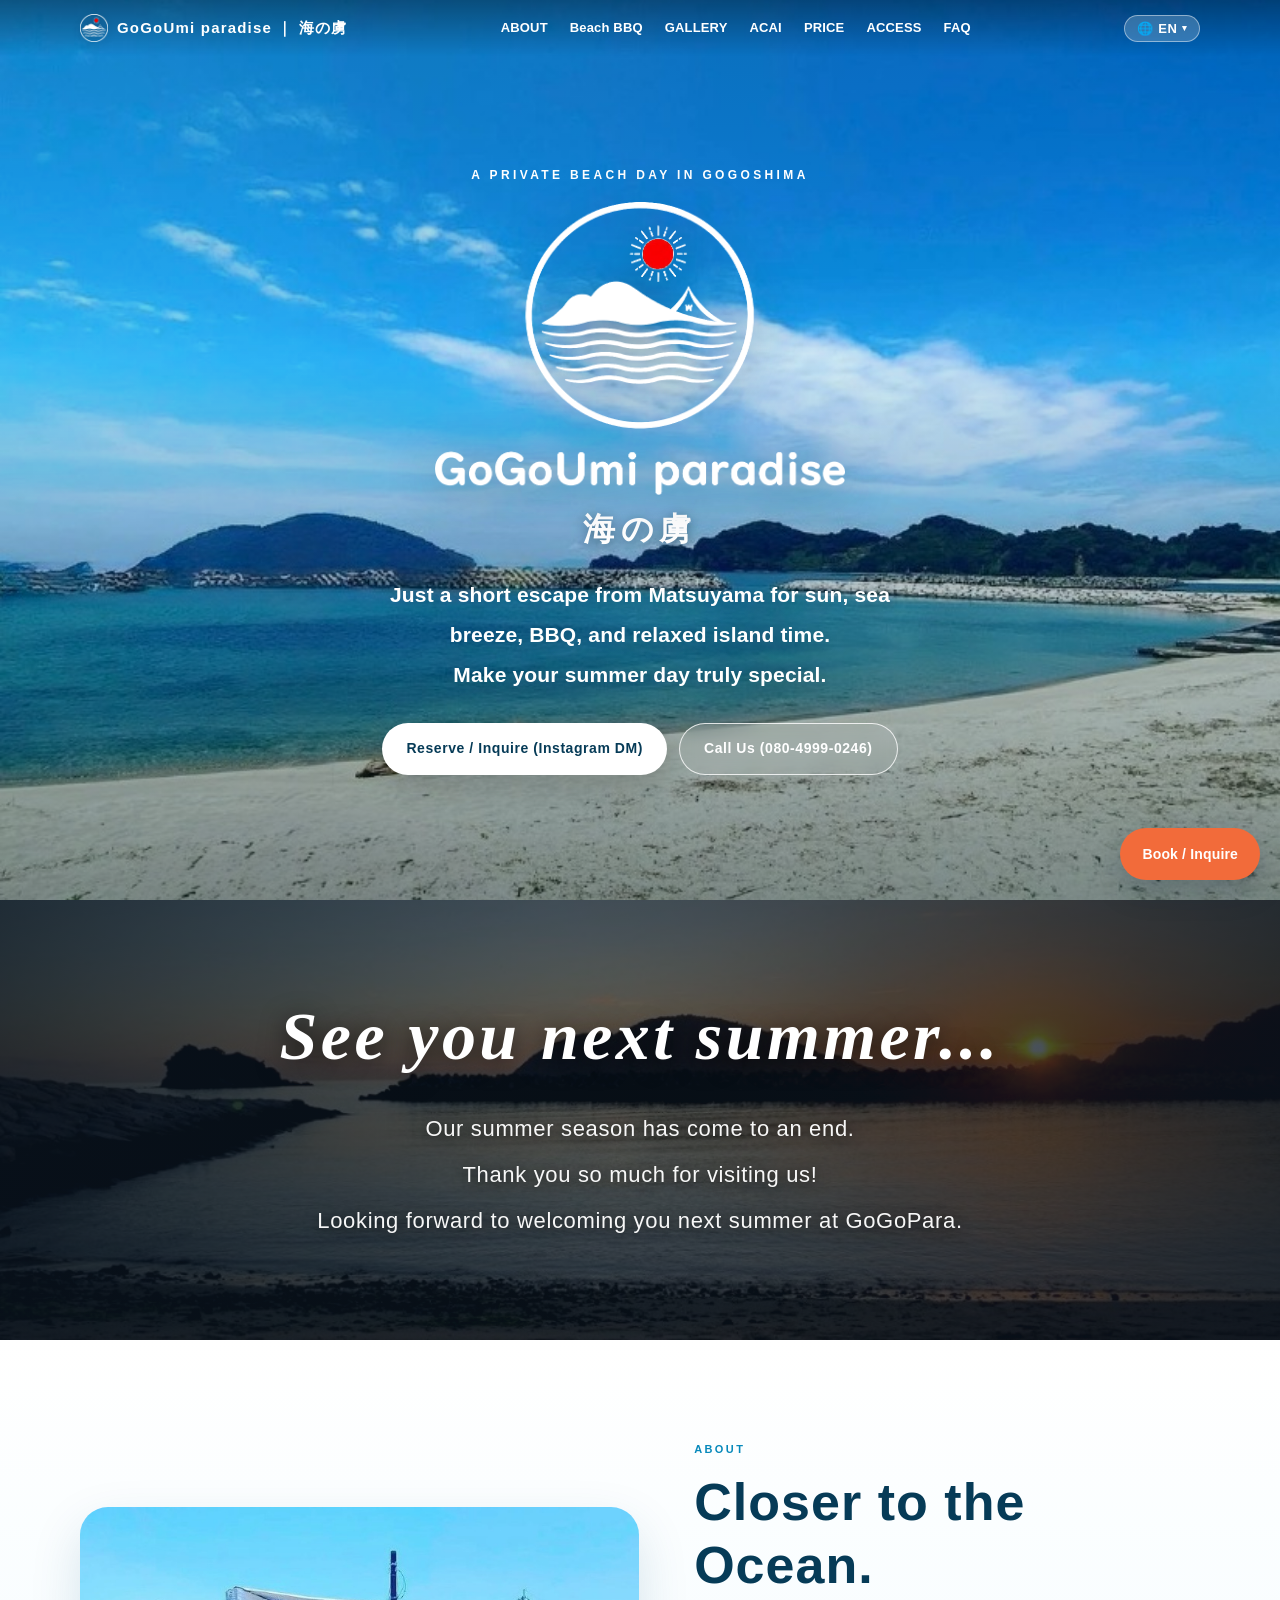
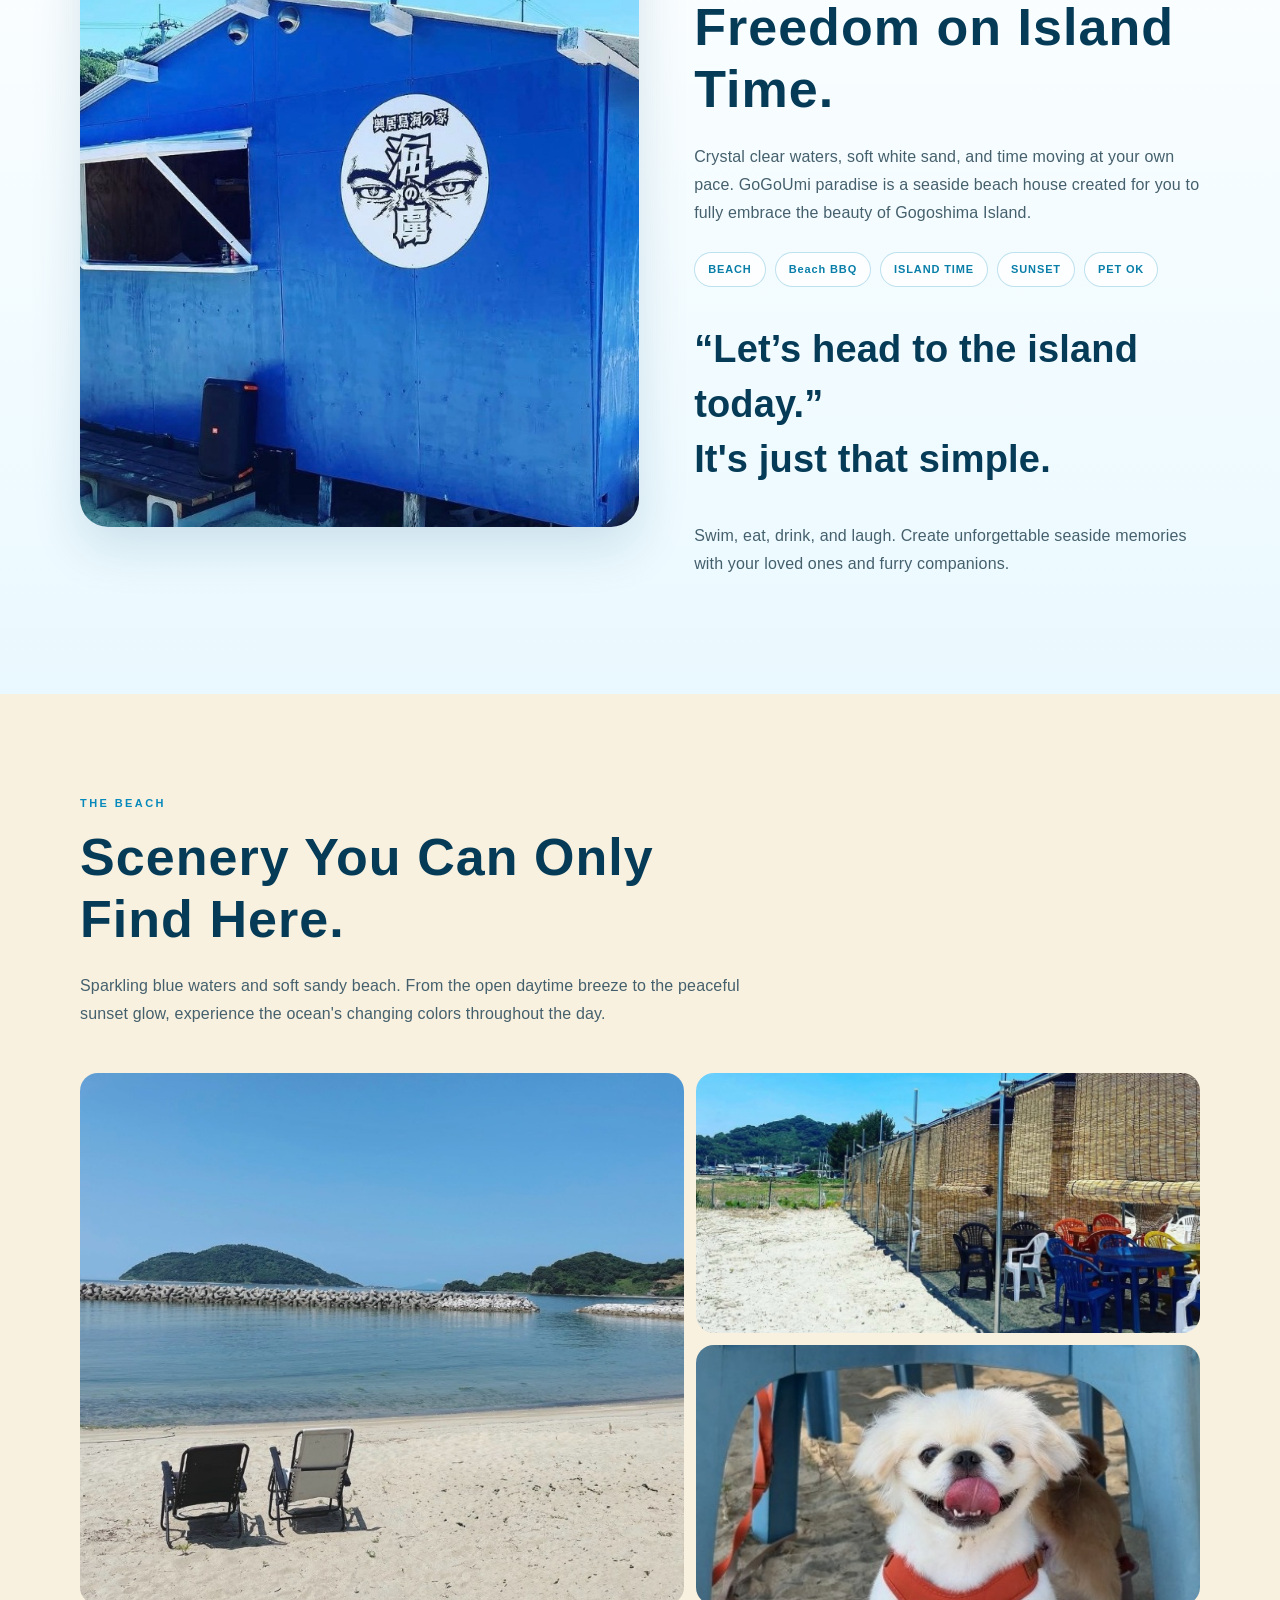
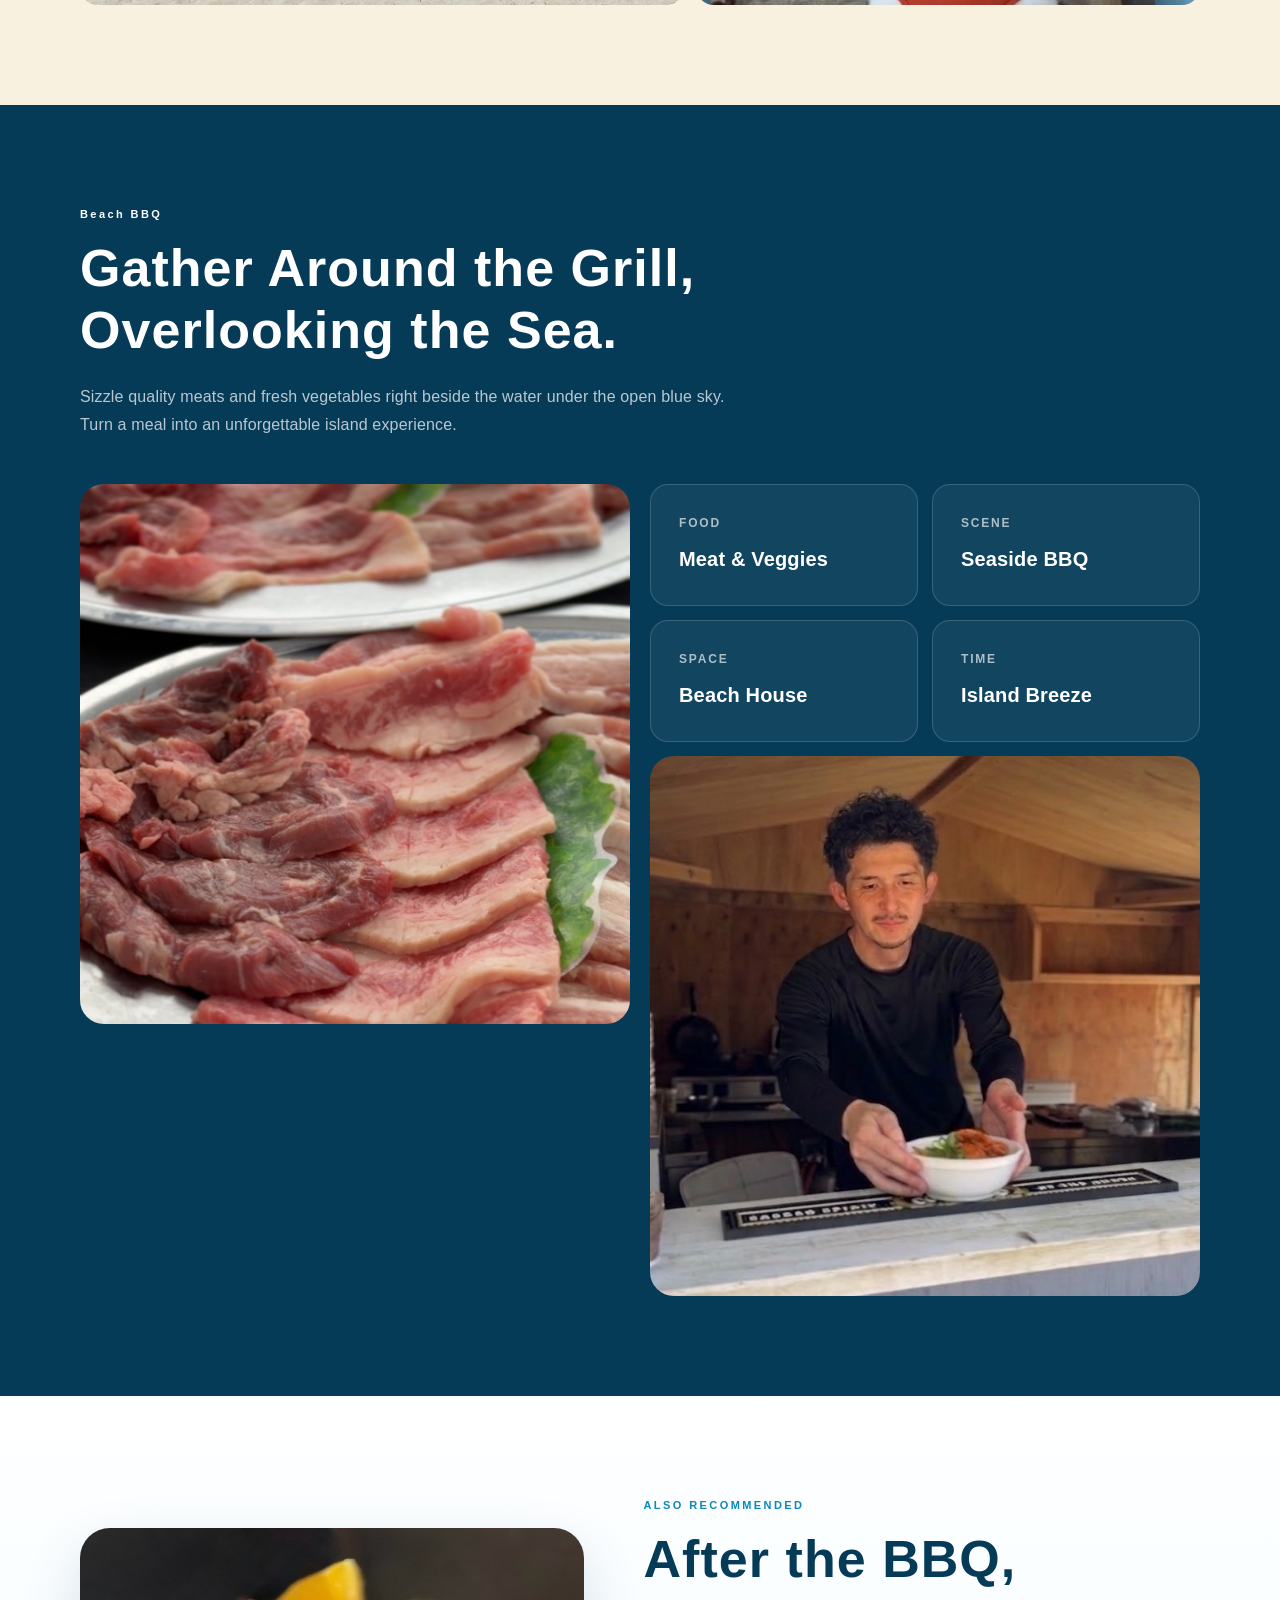
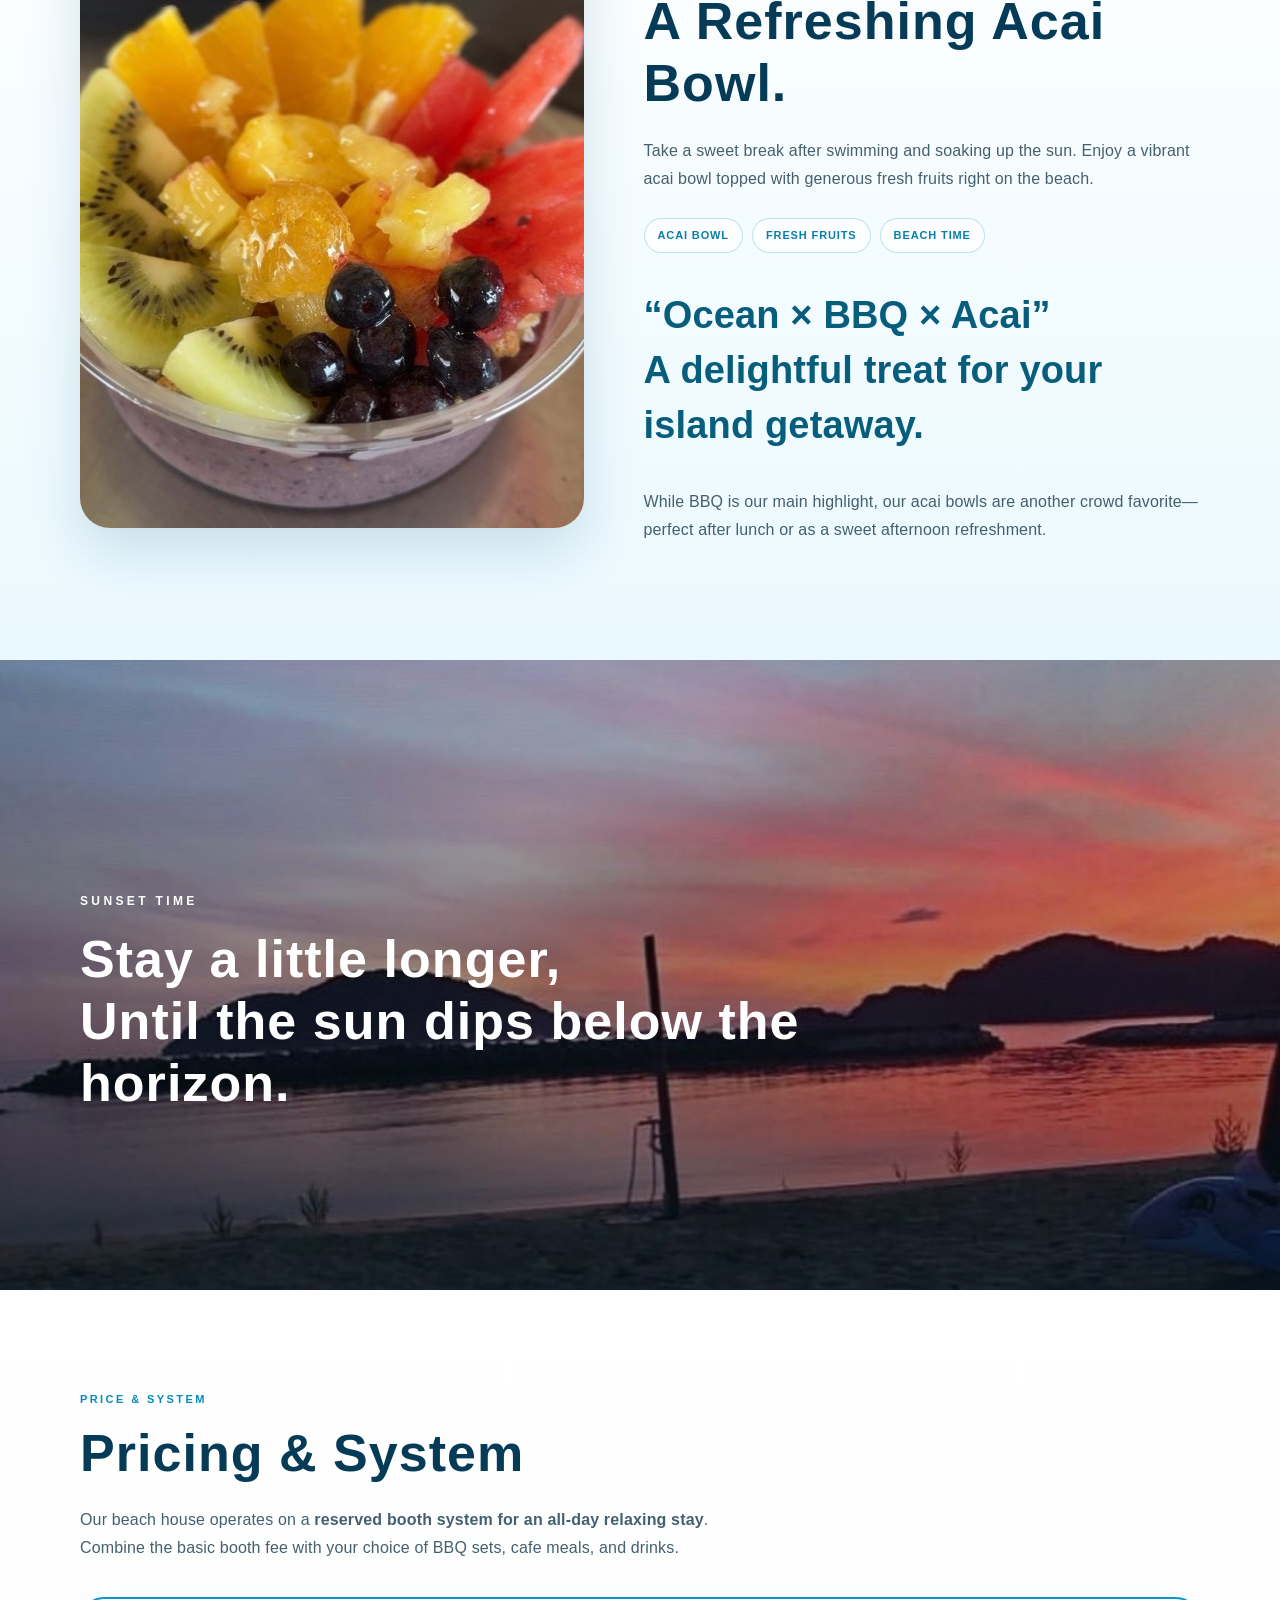
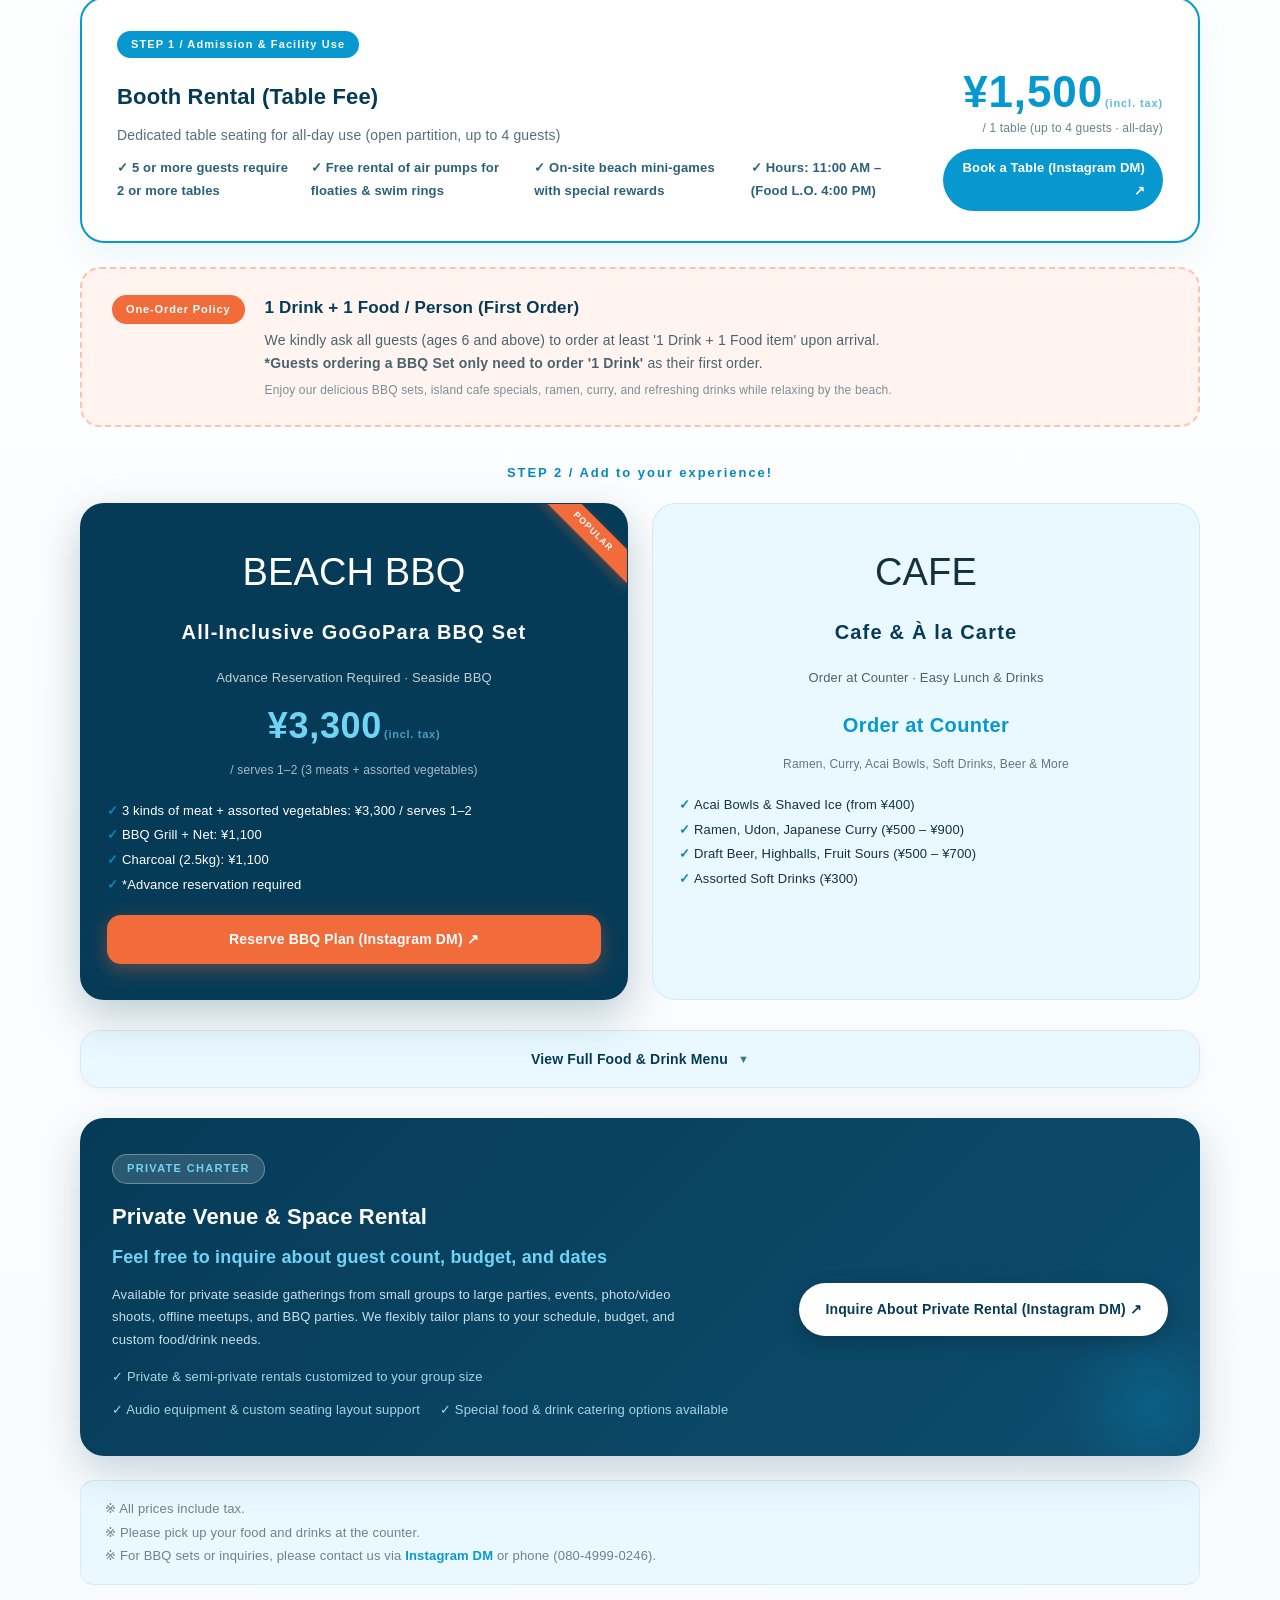
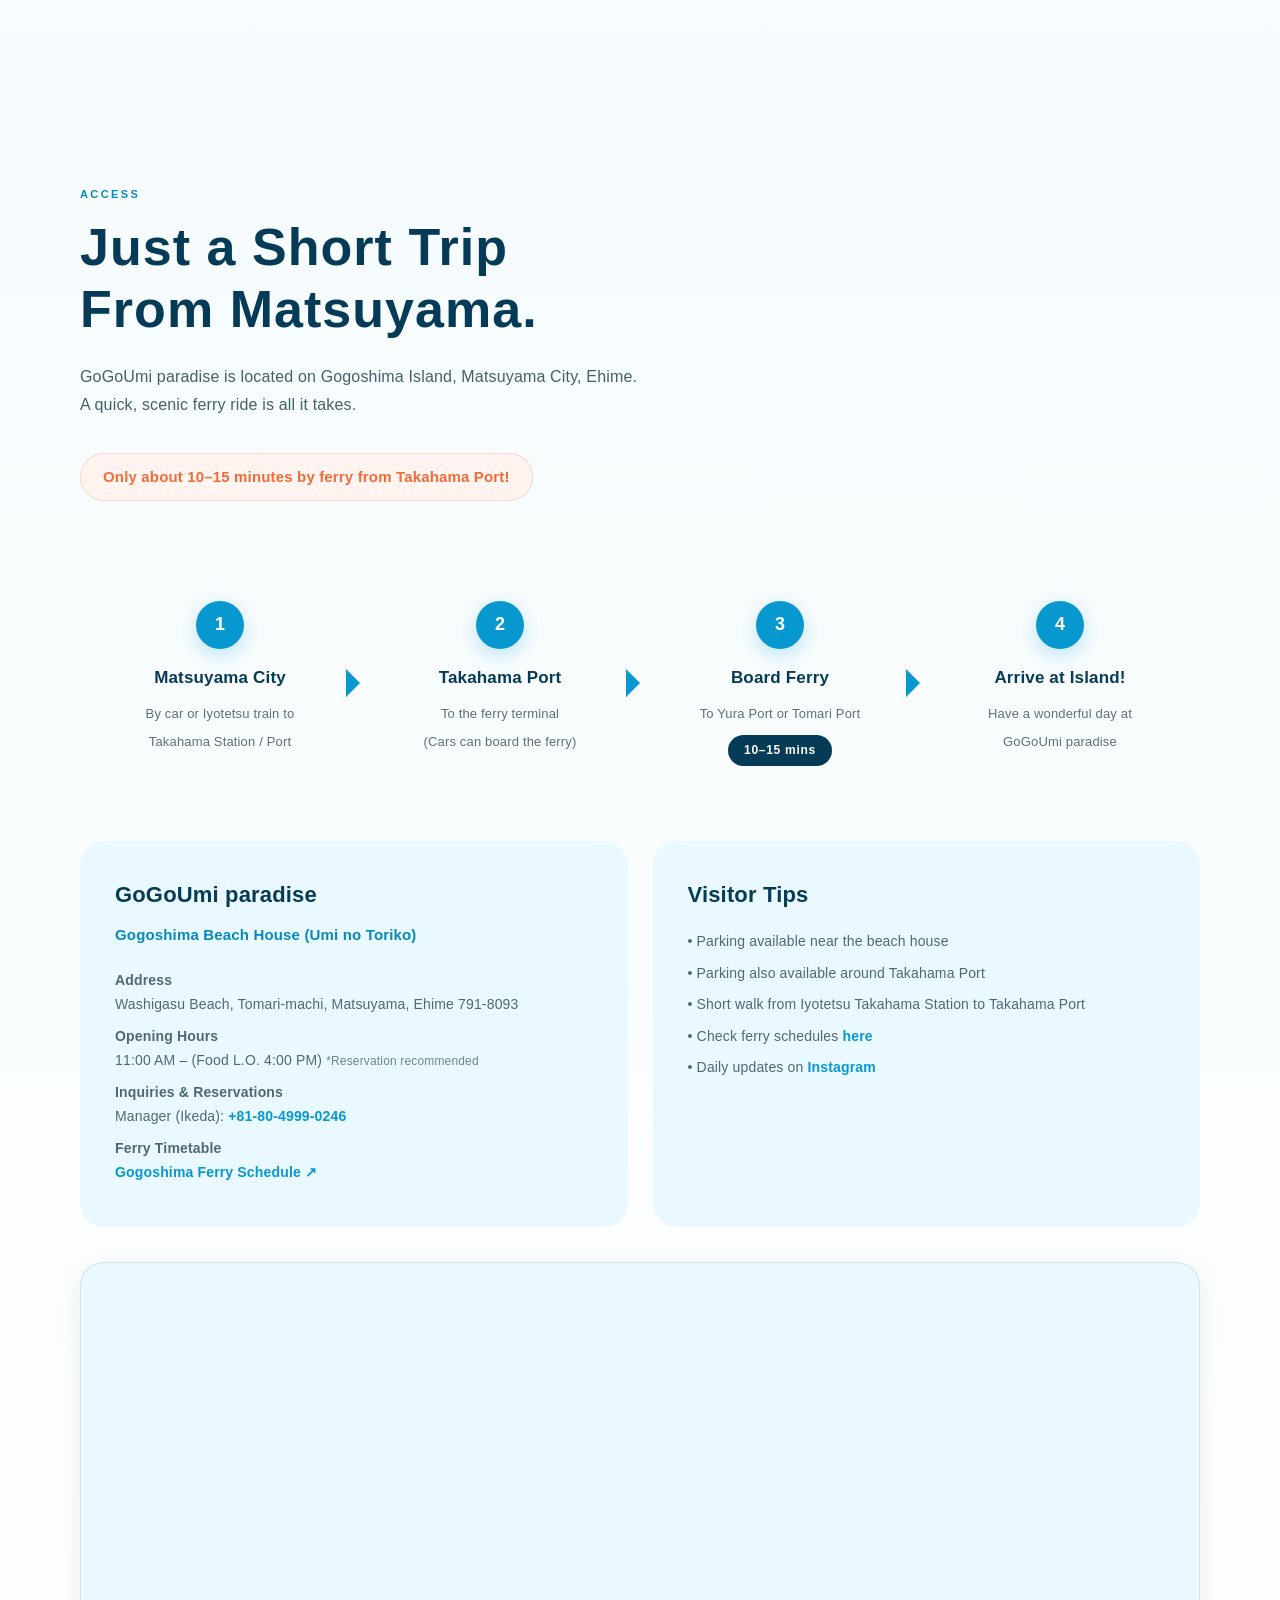
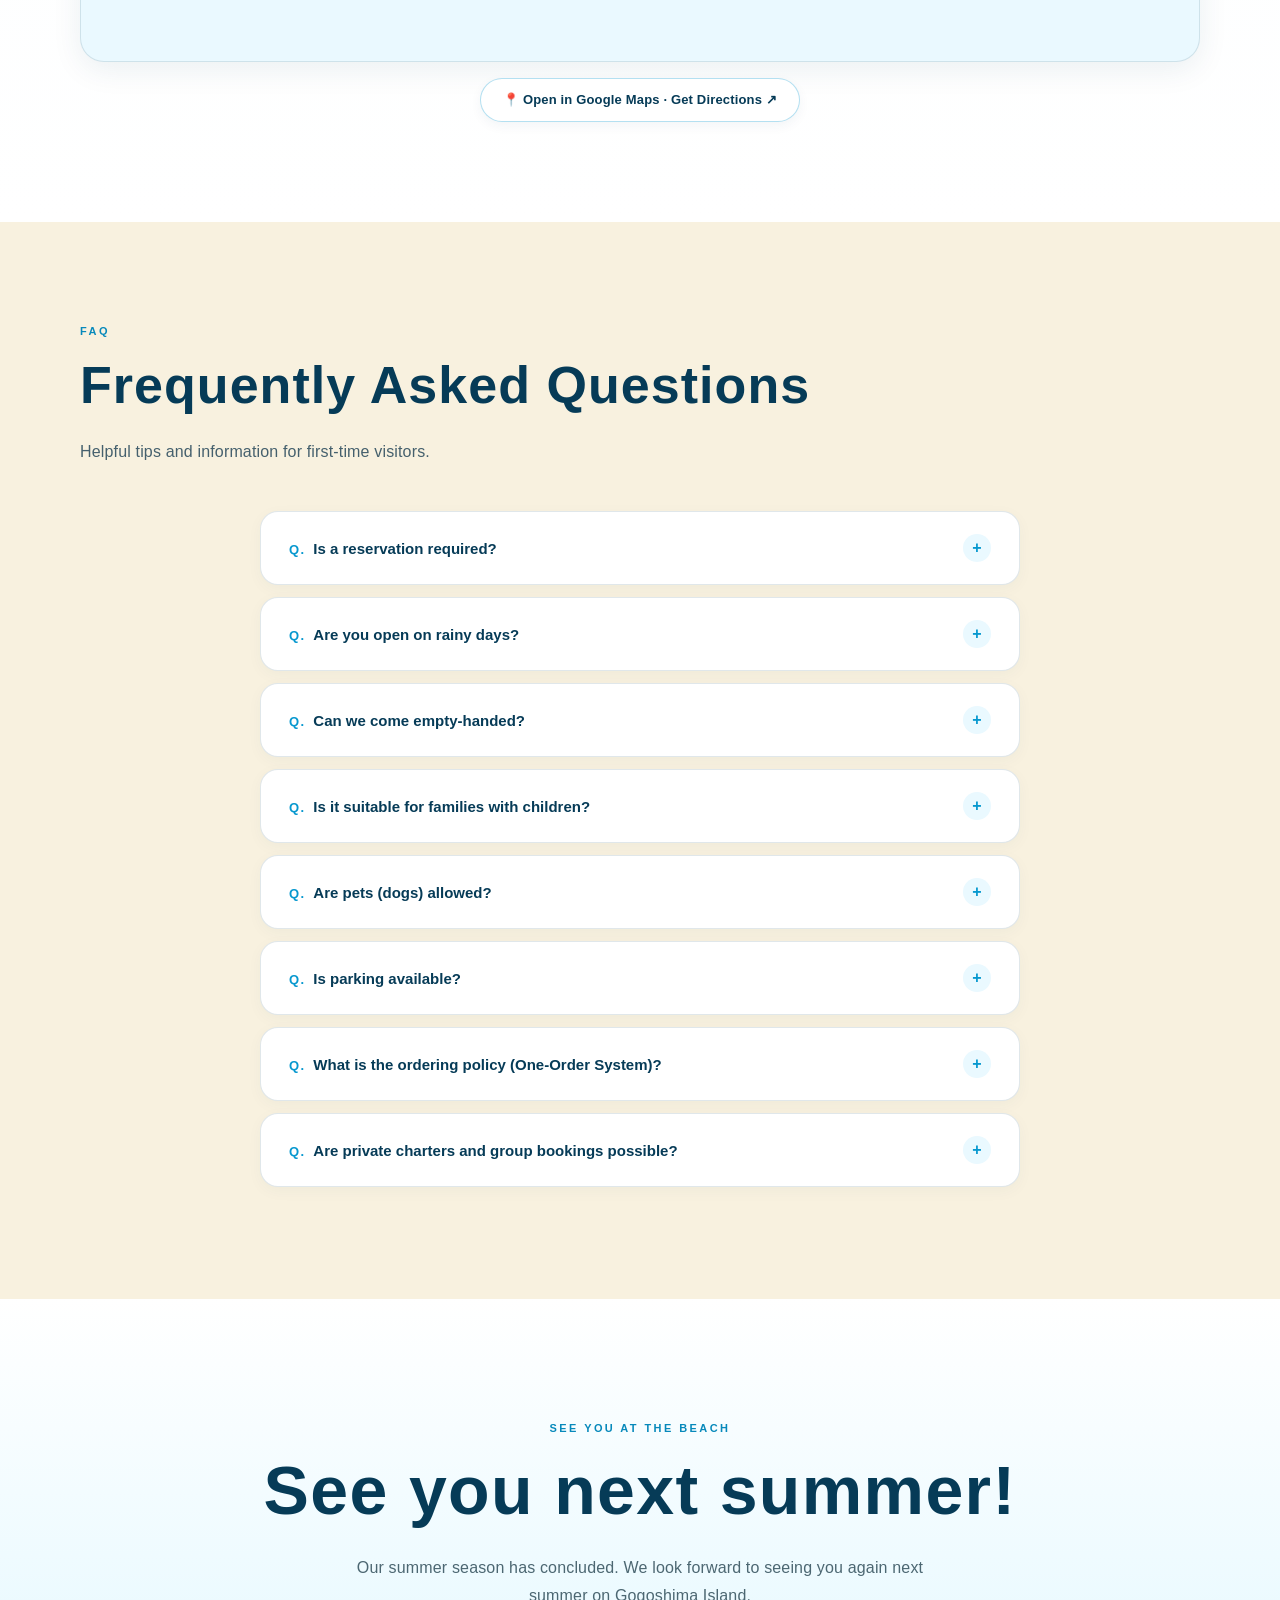
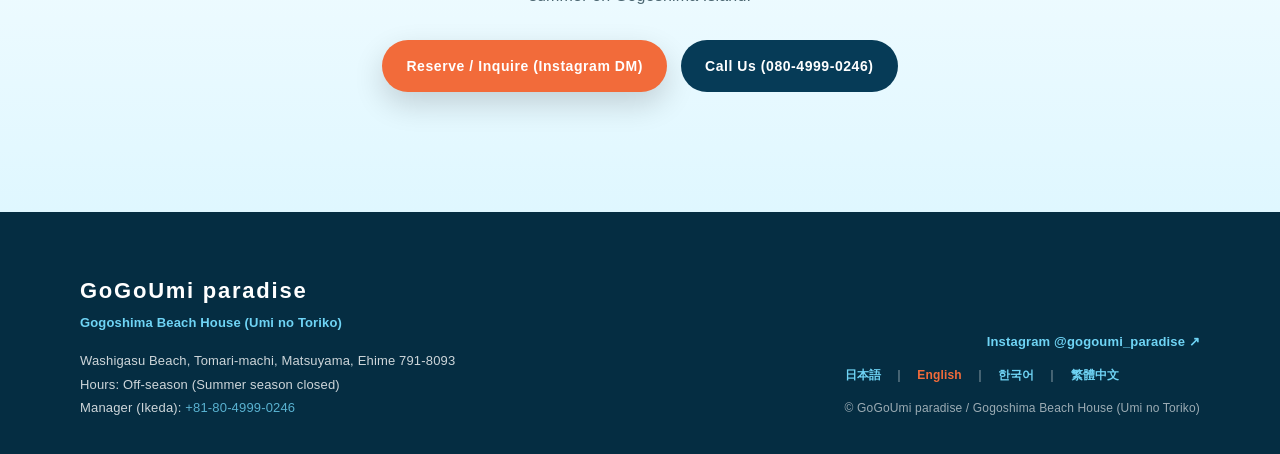
<file: en/index.html>
<!doctype html>
<html lang="en">

<head>
  <meta charset="utf-8">
  <meta name="viewport" content="width=device-width, initial-scale=1">
  <meta name="theme-color" content="#0b8fbe">
  <title>GoGoUmi paradise | Matsuyama Beach House & Island BBQ (Gogoshima, Ehime)</title>
  <meta name="description"
    content="Official site of GoGoUmi paradise (Umi no Toriko) on Gogoshima Island, Matsuyama, Ehime. Just a 10-15 min scenic ferry ride from Takahama Port. Enjoy seaside BBQ, fresh acai bowls, dog-friendly beach vibes, and island day trips.">
  <meta name="keywords" content="Matsuyama beach, Matsuyama day trip, Matsuyama BBQ, Gogoshima Island, Ehime sightseeing, Washigasu beach, GoGoUmi paradise, beach house Japan">
  <meta name="robots" content="index, follow">
  <link rel="canonical" href="https://gogoumi-paradise.com/en/">
  <link rel="alternate" hreflang="ja" href="https://gogoumi-paradise.com/">
  <link rel="alternate" hreflang="en" href="https://gogoumi-paradise.com/en/">
  <link rel="alternate" hreflang="zh-TW" href="https://gogoumi-paradise.com/zh/">
  <link rel="alternate" hreflang="ko" href="https://gogoumi-paradise.com/ko/">
  <link rel="alternate" hreflang="x-default" href="https://gogoumi-paradise.com/">

  <!-- OGP / SNS Meta Tags -->
  <meta property="og:type" content="website">
  <meta property="og:locale" content="en_US">
  <meta property="og:site_name" content="GoGoUmi paradise (Umi no Toriko)">
  <meta property="og:title" content="GoGoUmi paradise | Matsuyama Beach House & Island BBQ (Gogoshima, Ehime)">
  <meta property="og:description"
    content="A scenic island day trip from Matsuyama! Enjoy seaside BBQ, acai bowls, dog-friendly beach vibes, and private rentals on Gogoshima Island (10-15 mins ferry from Takahama Port).">
  <meta property="og:url" content="https://gogoumi-paradise.com/en/">
  <meta property="og:image" content="https://gogoumi-paradise.com/images/photo12.jpeg">

  <!-- Twitter Card -->
  <meta name="twitter:card" content="summary_large_image">
  <meta name="twitter:title" content="GoGoUmi paradise | Matsuyama Beach House & Island BBQ (Gogoshima, Ehime)">
  <meta name="twitter:description"
    content="A scenic island day trip from Matsuyama! Seaside BBQ, acai bowls, and beach vibes on Gogoshima Island (10-15 mins ferry).">
  <meta name="twitter:image" content="https://gogoumi-paradise.com/images/photo12.jpeg">

  <link rel="icon" type="image/jpeg" href="../images/logo.jpeg">
  <link rel="apple-touch-icon" href="../images/logo.jpeg">
  <link rel="stylesheet" href="../style.css?v=20260829_02">

  <!-- Structured Data (Schema.org / JSON-LD) -->
  <!-- 1. Store / Business Info (LocalBusiness / Restaurant) -->
  <script type="application/ld+json">
  {
    "@context": "https://schema.org",
    "@type": ["LocalBusiness", "Restaurant"],
    "@id": "https://gogoumi-paradise.com/en/#business",
    "name": "GoGoUmi paradise (Umi no Toriko)",
    "alternateName": "Matsuyama Gogoshima Beach House GoGoUmi paradise",
    "description": "Seaside beach house and beach BBQ facility on Gogoshima Island (Washigasu Beach), Matsuyama, Ehime. 10-15 mins ferry ride from Takahama Port. Perfect for Matsuyama day trips, all-inclusive BBQ, acai bowls, dog-friendly, and private rentals.",
    "image": "https://gogoumi-paradise.com/images/photo19.jpeg",
    "url": "https://gogoumi-paradise.com/en/",
    "telephone": "080-4999-0246",
    "priceRange": "¥¥",
    "servesCuisine": ["BBQ", "Cafe", "Japanese"],
    "keywords": "Matsuyama beach, Matsuyama day trip, Matsuyama BBQ, Gogoshima, Beach House, Washigasu Beach, Acai Bowl, Dog Friendly",
    "hasMap": "https://maps.google.com/?q=%E6%84%9B%E5%A8%9E%E7%9C%8C%E6%9D%BE%E5%B1%B1%E5%B8%82%E6%Bcca%E7%94%BA%20%E9%B7%B2%E3%83%B6%E5%B7%A3%E6%B5%B7%E6%B0%B4%E6%B5%B4%E5%A0%B4",
    "address": {
      "@type": "PostalAddress",
      "streetAddress": "Washigasu Beach, Tomari-machi",
      "addressLocality": "Matsuyama",
      "addressRegion": "Ehime",
      "postalCode": "791-8093",
      "addressCountry": "JP"
    },
    "geo": {
      "@type": "GeoCoordinates",
      "latitude": 33.8860,
      "longitude": 132.6840
    },
    "openingHoursSpecification": [
      {
        "@type": "OpeningHoursSpecification",
        "dayOfWeek": ["Monday", "Tuesday", "Wednesday", "Thursday", "Friday", "Saturday", "Sunday"],
        "opens": "11:00",
        "closes": "16:00"
      }
    ],
    "sameAs": [
      "https://www.instagram.com/gogoumi_paradise"
    ]
  }
  </script>

  <!-- 2. FAQ (FAQPage Rich Results) -->
  <script type="application/ld+json">
  {
    "@context": "https://schema.org",
    "@type": "FAQPage",
    "mainEntity": [
      {
        "@type": "Question",
        "name": "Is a reservation required?",
        "acceptedAnswer": {
          "@type": "Answer",
          "text": "Yes, advance reservations are recommended. Please contact us via Instagram DM or phone (+81-80-4999-0246) to check availability and book."
        }
      },
      {
        "@type": "Question",
        "name": "Are you open on rainy days?",
        "acceptedAnswer": {
          "@type": "Answer",
          "text": "Operations may be suspended depending on weather conditions. Please check our Instagram Stories for daily operational updates."
        }
      },
      {
        "@type": "Question",
        "name": "Can we come empty-handed?",
        "acceptedAnswer": {
          "@type": "Answer",
          "text": "Yes! Our BBQ sets include all equipment and ingredients. Feel free to come empty-handed. Bringing swimwear and towels is recommended."
        }
      },
      {
        "@type": "Question",
        "name": "Is it suitable for families and children?",
        "acceptedAnswer": {
          "@type": "Answer",
          "text": "Absolutely! Families are very welcome. Children can safely enjoy swimming in the sea and BBQ by the sand."
        }
      },
      {
        "@type": "Question",
        "name": "Are pets (dogs) allowed?",
        "acceptedAnswer": {
          "@type": "Answer",
          "text": "Yes, pets are warmly welcome! You can walk on the beach and enjoy BBQ together with your dog. Please keep your dog on a leash for safety and courtesy to other guests."
        }
      },
      {
        "@type": "Question",
        "name": "Is parking available?",
        "acceptedAnswer": {
          "@type": "Answer",
          "text": "Yes, there is parking space available near the beach house."
        }
      },
      {
        "@type": "Question",
        "name": "What is the ordering policy (One-Order System)?",
        "acceptedAnswer": {
          "@type": "Answer",
          "text": "We kindly ask each guest (ages 6 and above) to order at least '1 Drink + 1 Food item' upon arrival (*guests ordering a BBQ set only need to order 1 Drink)."
        }
      },
      {
        "@type": "Question",
        "name": "Are private charters and group bookings possible?",
        "acceptedAnswer": {
          "@type": "Answer",
          "text": "Yes! We welcome private venue rentals and group gatherings. Please contact us via Instagram DM or phone (+81-80-4999-0246) for custom dates, budgets, and menus."
        }
      }
    ]
  }
  </script>
</head>

<body>
  <nav class="nav" id="nav">
    <div class="container nav-inner">
      <a class="brand" href="#">
        <img src="../images/logo_mark_white_clean.png" alt="GoGoUmi paradise Logo Mark" class="brand-mark brand-mark-white">
        <img src="../images/logo_mark_clean.png" alt="GoGoUmi paradise Logo Mark" class="brand-mark brand-mark-scrolled">
        <span>GoGoUmi paradise ｜ 海の虜</span>
      </a>
      <div class="nav-links">
        <a href="#about">ABOUT</a><a href="#bbq">Beach BBQ</a><a href="#gallery">GALLERY</a><a href="#acai">ACAI</a><a
          href="#price">PRICE</a><a href="#access">ACCESS</a><a href="#faq">FAQ</a>
      </div>
      <div class="nav-actions">
        <div class="lang-switcher">
          <button type="button" class="lang-btn" aria-expanded="false" aria-haspopup="true" aria-label="Select Language">
            <span class="lang-icon">🌐</span>
            <span class="lang-current">EN</span>
            <span class="lang-arrow">▾</span>
          </button>
          <div class="lang-dropdown" role="menu">
            <a href="../" class="lang-item" hreflang="ja" role="menuitem">日本語 (JP)</a>
            <a href="./" class="lang-item active" hreflang="en" role="menuitem">English (EN)</a>
            <a href="../ko/" class="lang-item" hreflang="ko" role="menuitem">한국어 (KO)</a>
            <a href="../zh/" class="lang-item" hreflang="zh-TW" role="menuitem">繁體中文 (ZH)</a>
          </div>
        </div>
      </div>
    </div>
  </nav>

  <header class="hero">
    <div class="hero-bg"><img src="../images/photo12.jpeg" alt="Crystal blue ocean and sandy beach of Gogoshima" fetchpriority="high"></div>
    <div class="container hero-content">
      <div>
        <div class="eyebrow">A PRIVATE BEACH DAY IN GOGOSHIMA</div>
        <h1>
          <span class="sr-only">Beach House & Seaside BBQ on Gogoshima Island - </span>
          <img src="../images/logo_white_center.png" alt="GoGoUmi paradise - Beach House on Gogoshima Island" class="hero-logo">
          <span>海の虜</span>
        </h1>
        <p class="hero-copy">Just a short escape from Matsuyama for sun, sea breeze, BBQ, and relaxed island time.<br>Make your summer day truly special.</p>
        <div class="cta-row">
          <a class="btn btn-primary" href="https://www.instagram.com/gogoumi_paradise" data-reserve-link target="_blank"
            rel="noopener noreferrer">Reserve / Inquire (Instagram DM)</a>
          <a class="btn btn-outline" href="tel:08049990246">Call Us (080-4999-0246)</a>
        </div>
      </div>
    </div>
  </header>

  <section class="offseason-section">
    <div class="offseason-bg">
      <img src="../images/photo20.jpeg" alt="Sunset and beach on Gogoshima Island" loading="lazy" decoding="async">
    </div>
    <div class="offseason-overlay"></div>
    <div class="offseason-content">
      <h2 class="offseason-title">See you next summer...</h2>
      <p class="offseason-desc">
        Our summer season has come to an end.<br>
        Thank you so much for visiting us!<br>
        Looking forward to welcoming you next summer at GoGoPara.
      </p>
    </div>
  </section>

  <main>
    <section class="intro" id="about">
      <div class="container intro-grid">
        <div class="intro-photo"><img src="../images/photo19.jpeg" alt="GoGoUmi paradise Beach House Exterior" loading="lazy"
            decoding="async"></div>
        <div>
          <div class="kicker">ABOUT</div>
          <h2>Closer to the Ocean.<br>Freedom on Island Time.</h2>
          <p class="lead">Crystal clear waters, soft white sand, and time moving at your own pace. GoGoUmi paradise is a seaside beach house created for you to fully embrace the beauty of Gogoshima Island.</p>
          <div class="badges"><span class="badge">BEACH</span><span class="badge">Beach BBQ</span><span
              class="badge">ISLAND TIME</span><span class="badge">SUNSET</span><span class="badge">PET OK</span></div>
          <p class="quote">“Let’s head to the island today.”<br>It's just that simple.</p>
          <p class="lead">Swim, eat, drink, and laugh. Create unforgettable seaside memories with your loved ones and furry companions.</p>
        </div>
      </div>
    </section>

    <section class="gallery" id="gallery">
      <div class="container">
        <div class="kicker">THE BEACH</div>
        <h2>Scenery You Can Only<br>Find Here.</h2>
        <p class="lead">Sparkling blue waters and soft sandy beach. From the open daytime breeze to the peaceful sunset glow, experience the ocean's changing colors throughout the day.</p>
        <div class="gallery-grid">
          <div class="g g1"><img src="../images/photo14.jpeg" alt="Beach chairs by the turquoise sea" loading="lazy" decoding="async"></div>
          <div class="g g2"><img src="../images/photo15.jpeg" alt="Shaded terrace seating at the beach house" loading="lazy" decoding="async"></div>
          <div class="g g3"><img src="../images/dog.jpeg" alt="Beloved dog enjoying the beach" loading="lazy" decoding="async"></div>
        </div>
      </div>
    </section>

    <section class="bbq" id="bbq">
      <div class="container">
        <div class="kicker">Beach BBQ</div>
        <h2>Gather Around the Grill,<br>Overlooking the Sea.</h2>
        <p class="lead">Sizzle quality meats and fresh vegetables right beside the water under the open blue sky. Turn a meal into an unforgettable island experience.</p>
        <div class="bbq-grid">
          <div class="photo"><img src="../images/photo9_v2.jpeg" alt="Sizzling BBQ meats" loading="lazy" decoding="async"></div>
          <div>
            <div class="info">
              <div class="info-box"><strong>FOOD</strong><b>Meat & Veggies</b></div>
              <div class="info-box"><strong>SCENE</strong><b>Seaside BBQ</b></div>
              <div class="info-box"><strong>SPACE</strong><b>Beach House</b></div>
              <div class="info-box"><strong>TIME</strong><b>Island Breeze</b></div>
            </div>
            <div class="photo bbq-sub-photo"><img src="../images/photo23_v2.jpeg" alt="Friendly host welcoming guests at the counter" loading="lazy"
                decoding="async"></div>
          </div>
        </div>
      </div>
    </section>

    <section class="acai" id="acai">
      <div class="container acai-grid">
        <div class="acai-photo"><img src="../images/acai_v2.jpeg" alt="Fresh fruit acai bowl" loading="lazy" decoding="async">
        </div>
        <div>
          <div class="kicker">ALSO RECOMMENDED</div>
          <h2>After the BBQ,<br>A Refreshing Acai Bowl.</h2>
          <p class="lead">Take a sweet break after swimming and soaking up the sun. Enjoy a vibrant acai bowl topped with generous fresh fruits right on the beach.</p>
          <div class="badges"><span class="badge">ACAI BOWL</span><span class="badge">FRESH FRUITS</span><span
              class="badge">BEACH TIME</span></div>
          <p class="quote">“Ocean × BBQ × Acai”<br>A delightful treat for your island getaway.</p>
          <p class="lead">While BBQ is our main highlight, our acai bowls are another crowd favorite—perfect after lunch or as a sweet afternoon refreshment.</p>
        </div>
      </div>
    </section>

    <section class="sunset">
      <img src="../images/photo11.jpeg" alt="Vibrant sunset on Gogoshima Island" loading="lazy" decoding="async">
      <div class="container sunset-content">
        <div>
          <div class="eyebrow">SUNSET TIME</div>
          <h2>Stay a little longer,<br>Until the sun dips below the horizon.</h2>
        </div>
      </div>
    </section>

    <!-- ====== PRICE ====== -->
    <!-- Content dynamically rendered from prices.js -->
    <section class="price" id="price">
      <div class="container"></div>
    </section>

    <!-- ====== ACCESS ====== -->
    <section class="access" id="access">
      <div class="container">
        <div class="kicker">ACCESS</div>
        <h2>Just a Short Trip<br>From Matsuyama.</h2>
        <p class="lead">GoGoUmi paradise is located on Gogoshima Island, Matsuyama City, Ehime.<br>A quick, scenic ferry ride is all it takes.</p>
        <div class="access-highlight">Only about 10–15 minutes by ferry from Takahama Port!</div>

        <!-- step flow -->
        <div class="access-steps">
          <div class="access-step">
            <div class="step-num">1</div>
            <span class="step-label">Matsuyama City</span>
            <span class="step-desc">By car or Iyotetsu train to<br>Takahama Station / Port</span>
          </div>
          <div class="access-step">
            <div class="step-num">2</div>
            <span class="step-label">Takahama Port</span>
            <span class="step-desc">To the ferry terminal<br>(Cars can board the ferry)</span>
          </div>
          <div class="access-step">
            <div class="step-num">3</div>
            <span class="step-label">Board Ferry</span>
            <span class="step-desc">To Yura Port or Tomari Port</span>
            <span class="step-time">10–15 mins</span>
          </div>
          <div class="access-step">
            <div class="step-num">4</div>
            <span class="step-label">Arrive at Island!</span>
            <span class="step-desc">Have a wonderful day at<br>GoGoUmi paradise</span>
          </div>
        </div>

        <!-- detail cards -->
        <div class="access-detail">
          <div class="access-card">
            <h3>GoGoUmi paradise<br><span class="access-card-sub">Gogoshima Beach House (Umi no Toriko)</span></h3>
            <p><b>Address</b><br>Washigasu Beach, Tomari-machi, Matsuyama, Ehime 791-8093</p>
            <p><b>Opening Hours</b><br>11:00 AM – (Food L.O. 4:00 PM) <span class="note-inline">*Reservation recommended</span></p>
            <p><b>Inquiries & Reservations</b><br>Manager (Ikeda): <a href="tel:08049990246" class="link-highlight">+81-80-4999-0246</a></p>
            <p><b>Ferry Timetable</b><br><a href="https://gogoshima-ferry.com/timetable_faretable/" target="_blank"
                rel="noopener noreferrer">Gogoshima Ferry Schedule ↗</a></p>
          </div>
          <div class="access-card">
            <h3>Visitor Tips</h3>
            <p>• Parking available near the beach house</p>
            <p>• Parking also available around Takahama Port</p>
            <p>• Short walk from Iyotetsu Takahama Station to Takahama Port</p>
            <p>• Check ferry schedules <a href="https://gogoshima-ferry.com/timetable_faretable/" target="_blank"
                rel="noopener noreferrer">here</a></p>
            <p>• Daily updates on <a href="https://www.instagram.com/gogoumi_paradise" target="_blank"
                rel="noopener noreferrer">Instagram</a></p>
          </div>
        </div>

        <!-- Map Embed -->
        <div class="access-map-wrapper">
          <div class="access-map">
            <iframe
              src="https://maps.google.com/maps?output=embed&q=%E6%84%9B%E5%A8%9E%E7%9C%8C%E6%9D%BE%E5%B1%B1%E5%B8%82%E6%Bcca%E7%94%BA%20%E9%B7%B2%E3%83%B6%E5%B7%A3%E6%B5%B7%E6%B0%B4%E6%B5%B4%E5%A0%B4"
              width="100%" height="100%" allowfullscreen="" loading="lazy" referrerpolicy="no-referrer-when-downgrade"
              title="GoGoUmi paradise (Washigasu Beach) Access Map">
            </iframe>
          </div>
          <div class="access-map-action">
            <a class="btn-map-link"
              href="https://maps.google.com/?q=%E6%84%9B%E5%A8%9E%E7%9C%8C%E6%9D%BE%E5%B1%B1%E5%B8%82%E6%Bcca%E7%94%BA%20%E9%B7%B2%E3%83%B6%E5%B7%A3%E6%B5%B7%E6%B0%B4%E6%B5%B4%E5%A0%B4"
              target="_blank" rel="noopener noreferrer">
              📍 Open in Google Maps · Get Directions ↗
            </a>
          </div>
        </div>
      </div>
    </section>

    <!-- ====== FAQ ====== -->
    <section class="faq" id="faq">
      <div class="container">
        <div class="kicker">FAQ</div>
        <h2>Frequently Asked Questions</h2>
        <p class="lead">Helpful tips and information for first-time visitors.</p>
        <div class="faq-list">

          <div class="faq-item">
            <button type="button" class="faq-q" aria-expanded="false">
              <div><span class="q-label">Q.</span>Is a reservation required?</div>
              <div class="faq-toggle">+</div>
            </button>
            <div class="faq-a">
              <div class="faq-a-inner">Yes, advance reservations are recommended. Please contact us via <a
                  href="https://www.instagram.com/gogoumi_paradise" target="_blank" rel="noopener noreferrer"
                  class="link-highlight">Instagram DM</a> or phone (<a href="tel:08049990246"
                  class="link-highlight">+81-80-4999-0246</a>) to check availability and reserve.</div>
            </div>
          </div>

          <div class="faq-item">
            <button type="button" class="faq-q" aria-expanded="false">
              <div><span class="q-label">Q.</span>Are you open on rainy days?</div>
              <div class="faq-toggle">+</div>
            </button>
            <div class="faq-a">
              <div class="faq-a-inner">We may suspend operations depending on weather conditions. Please check our <a
                  href="https://www.instagram.com/gogoumi_paradise" target="_blank" rel="noopener noreferrer"
                  class="link-highlight">Instagram</a> Stories for real-time daily operational updates.</div>
            </div>
          </div>

          <div class="faq-item">
            <button type="button" class="faq-q" aria-expanded="false">
              <div><span class="q-label">Q.</span>Can we come empty-handed?</div>
              <div class="faq-toggle">+</div>
            </button>
            <div class="faq-a">
              <div class="faq-a-inner">Yes! Our BBQ sets include all equipment and food ingredients. Feel free to come empty-handed. Bringing swimwear and towels is recommended for swimming.</div>
            </div>
          </div>

          <div class="faq-item">
            <button type="button" class="faq-q" aria-expanded="false">
              <div><span class="q-label">Q.</span>Is it suitable for families with children?</div>
              <div class="faq-toggle">+</div>
            </button>
            <div class="faq-a">
              <div class="faq-a-inner">Absolutely! Families are warmly welcomed. You and your children can safely enjoy beach swimming and delicious BBQ together.</div>
            </div>
          </div>

          <div class="faq-item">
            <button type="button" class="faq-q" aria-expanded="false">
              <div><span class="q-label">Q.</span>Are pets (dogs) allowed?</div>
              <div class="faq-toggle">+</div>
            </button>
            <div class="faq-a">
              <div class="faq-a-inner">Yes, pets are very welcome! You can take beach walks and enjoy BBQ together with your dog. Please keep your dog on a leash for courtesy and safety.</div>
            </div>
          </div>

          <div class="faq-item">
            <button type="button" class="faq-q" aria-expanded="false">
              <div><span class="q-label">Q.</span>Is parking available?</div>
              <div class="faq-toggle">+</div>
            </button>
            <div class="faq-a">
              <div class="faq-a-inner">Yes, there is parking space available near the beach house.</div>
            </div>
          </div>

          <div class="faq-item">
            <button type="button" class="faq-q" aria-expanded="false">
              <div><span class="q-label">Q.</span>What is the ordering policy (One-Order System)?</div>
              <div class="faq-toggle">+</div>
            </button>
            <div class="faq-a">
              <div class="faq-a-inner">
                We kindly ask each guest (ages 6 and above) to place a first order of at least "1 Drink + 1 Food item" (*guests ordering a BBQ set only need to order 1 Drink). In addition to table rental, enjoy our BBQ sets, cafe specials, ramen, curry, or acai bowls.
              </div>
            </div>
          </div>

          <div class="faq-item">
            <button type="button" class="faq-q" aria-expanded="false">
              <div><span class="q-label">Q.</span>Are private charters and group bookings possible?</div>
              <div class="faq-toggle">+</div>
            </button>
            <div class="faq-a">
              <div class="faq-a-inner">
                Yes! We welcome private venue rentals and group gatherings. Please contact us via <a
                  href="https://www.instagram.com/gogoumi_paradise" target="_blank" rel="noopener noreferrer"
                  class="link-highlight">Instagram DM</a> or phone (<a href="tel:08049990246"
                  class="link-highlight">+81-80-4999-0246</a>) for dates, budgets, and custom menus.
              </div>
            </div>
          </div>

        </div>
      </div>
    </section>

    <section class="final">
      <div class="container">
        <div class="kicker">SEE YOU AT THE BEACH</div>
        <h2>See you next summer!</h2>
        <p>Our summer season has concluded. We look forward to seeing you again next summer on Gogoshima Island.</p>
        <div class="final-actions">
          <a class="btn btn-primary btn-accent" href="https://www.instagram.com/gogoumi_paradise" data-reserve-link
            target="_blank" rel="noopener noreferrer">Reserve / Inquire (Instagram DM)</a>
          <a class="btn btn-deep" href="tel:08049990246">Call Us (080-4999-0246)</a>
        </div>
      </div>
    </section>
  </main>

  <footer class="footer">
    <div class="container footer-inner">
      <div>
        <div class="footer-brand">GoGoUmi paradise</div>
        <div class="footer-sub">Gogoshima Beach House (Umi no Toriko)</div>
        <p class="footer-info">
          Washigasu Beach, Tomari-machi, Matsuyama, Ehime 791-8093<br>
          Hours: Off-season (Summer season closed)<br>
          Manager (Ikeda): <a href="tel:08049990246">+81-80-4999-0246</a>
        </p>
      </div>
      <div class="footer-right">
        <p><a href="https://www.instagram.com/gogoumi_paradise" target="_blank" rel="noopener noreferrer">Instagram
            @gogoumi_paradise ↗</a></p>
        <div class="footer-lang">
          <a href="../" hreflang="ja">日本語</a>｜
          <a href="./" class="active" hreflang="en">English</a>｜
          <a href="../ko/" hreflang="ko">한국어</a>｜
          <a href="../zh/" hreflang="zh-TW">繁體中文</a>
        </div>
        <small>© GoGoUmi paradise / Gogoshima Beach House (Umi no Toriko)</small>
      </div>
    </div>
  </footer>

  <!-- Floating Reserve Bar -->
  <div class="float-bar">
    <a class="float-btn float-reserve" href="https://www.instagram.com/gogoumi_paradise" data-reserve-link
      target="_blank" rel="noopener noreferrer">
      <b>Book / Inquire</b>
    </a>
  </div>

  <!-- Pricing config for English -->
  <script src="prices.js?v=20260829_02" defer></script>
  <!-- Main application script -->
  <script src="../app.js?v=20260829_02" defer></script>
</body>

</html>
</file>
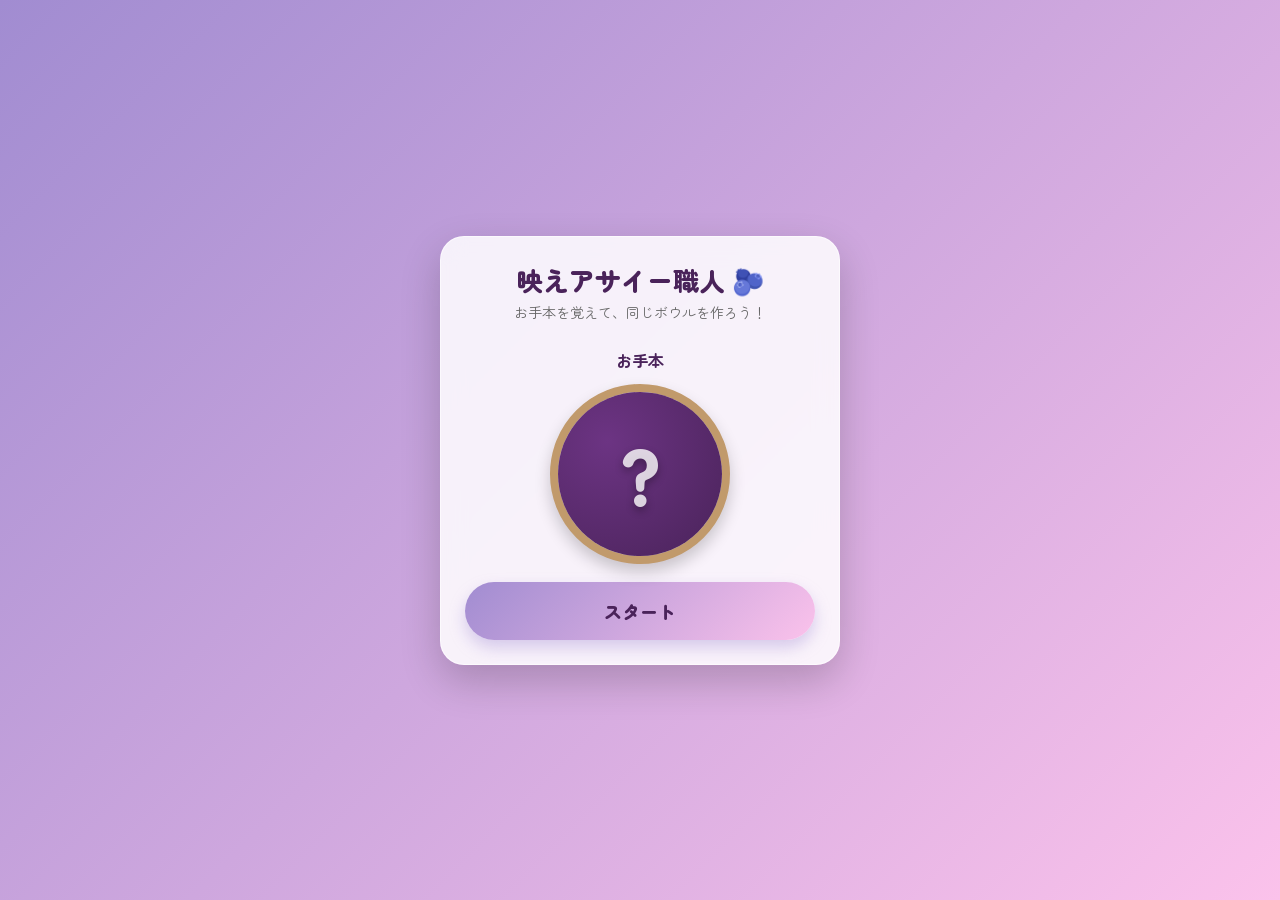
<file: games/index.html>
<!DOCTYPE html>
<html lang="ja">
<head>
    <meta charset="UTF-8">
    <meta name="viewport" content="width=device-width, initial-scale=1.0">
    <title>海の家 WebGames</title>
    <link rel="stylesheet" href="style.css">
    <link href="https://fonts.googleapis.com/css2?family=Outfit:wght@400;700;900&family=Zen+Maru+Gothic:wght@500;700;900&display=swap" rel="stylesheet">
    <!-- 運用設定ファイル: 本日のゲーム・ローテーション判定 -->
    <script src="config.js"></script>
    <script>
        // 即時リダイレクト（レンダリング前の最速遷移）
        function doRedirect() {
            try {
                var target = typeof resolveActiveGame === 'function' ? resolveActiveGame() : null;
                // isPortal（?portal=true または activeGame: 'portal'）時は portal.html へ転送
                var destination = (target && target.isPortal) ? 'portal.html' : (target && target.redirectUrl ? target.redirectUrl : 'portal.html');
                window.location.replace(destination);
            } catch (e) {
                console.error('Redirect check error:', e);
                window.location.replace('portal.html');
            }
        }
        doRedirect();
        // Safari WebKit 等の BFCache（戻る/進むキャッシュ）復帰時にも確実に再リダイレクトを実行
        window.addEventListener('pageshow', function(e) {
            if (e.persisted) {
                doRedirect();
            }
        });
    </script>
</head>
<body>
    <div class="page-bg"></div>
    <div class="container" style="text-align: center; padding: 48px 16px;">
        <div class="redirect-notice" style="display: block; max-width: 400px; margin: 0 auto;">
            <p>🏖️ ゲームへ移動中...</p>
            <p style="margin-top: 12px;">
                <a href="portal.html" class="redirect-manual-link">自動で移動しない場合はこちら（ゲーム一覧）</a>
            </p>
        </div>

        <noscript>
            <div class="redirect-notice" style="display: block; max-width: 400px; margin: 16px auto 0;">
                <p>🏖️ JavaScriptが無効です。</p>
                <p style="margin-top: 8px;">
                    <a href="portal.html" class="redirect-manual-link">ミニゲーム一覧はこちら</a>
                </p>
            </div>
        </noscript>
    </div>
</body>
</html>
</file>
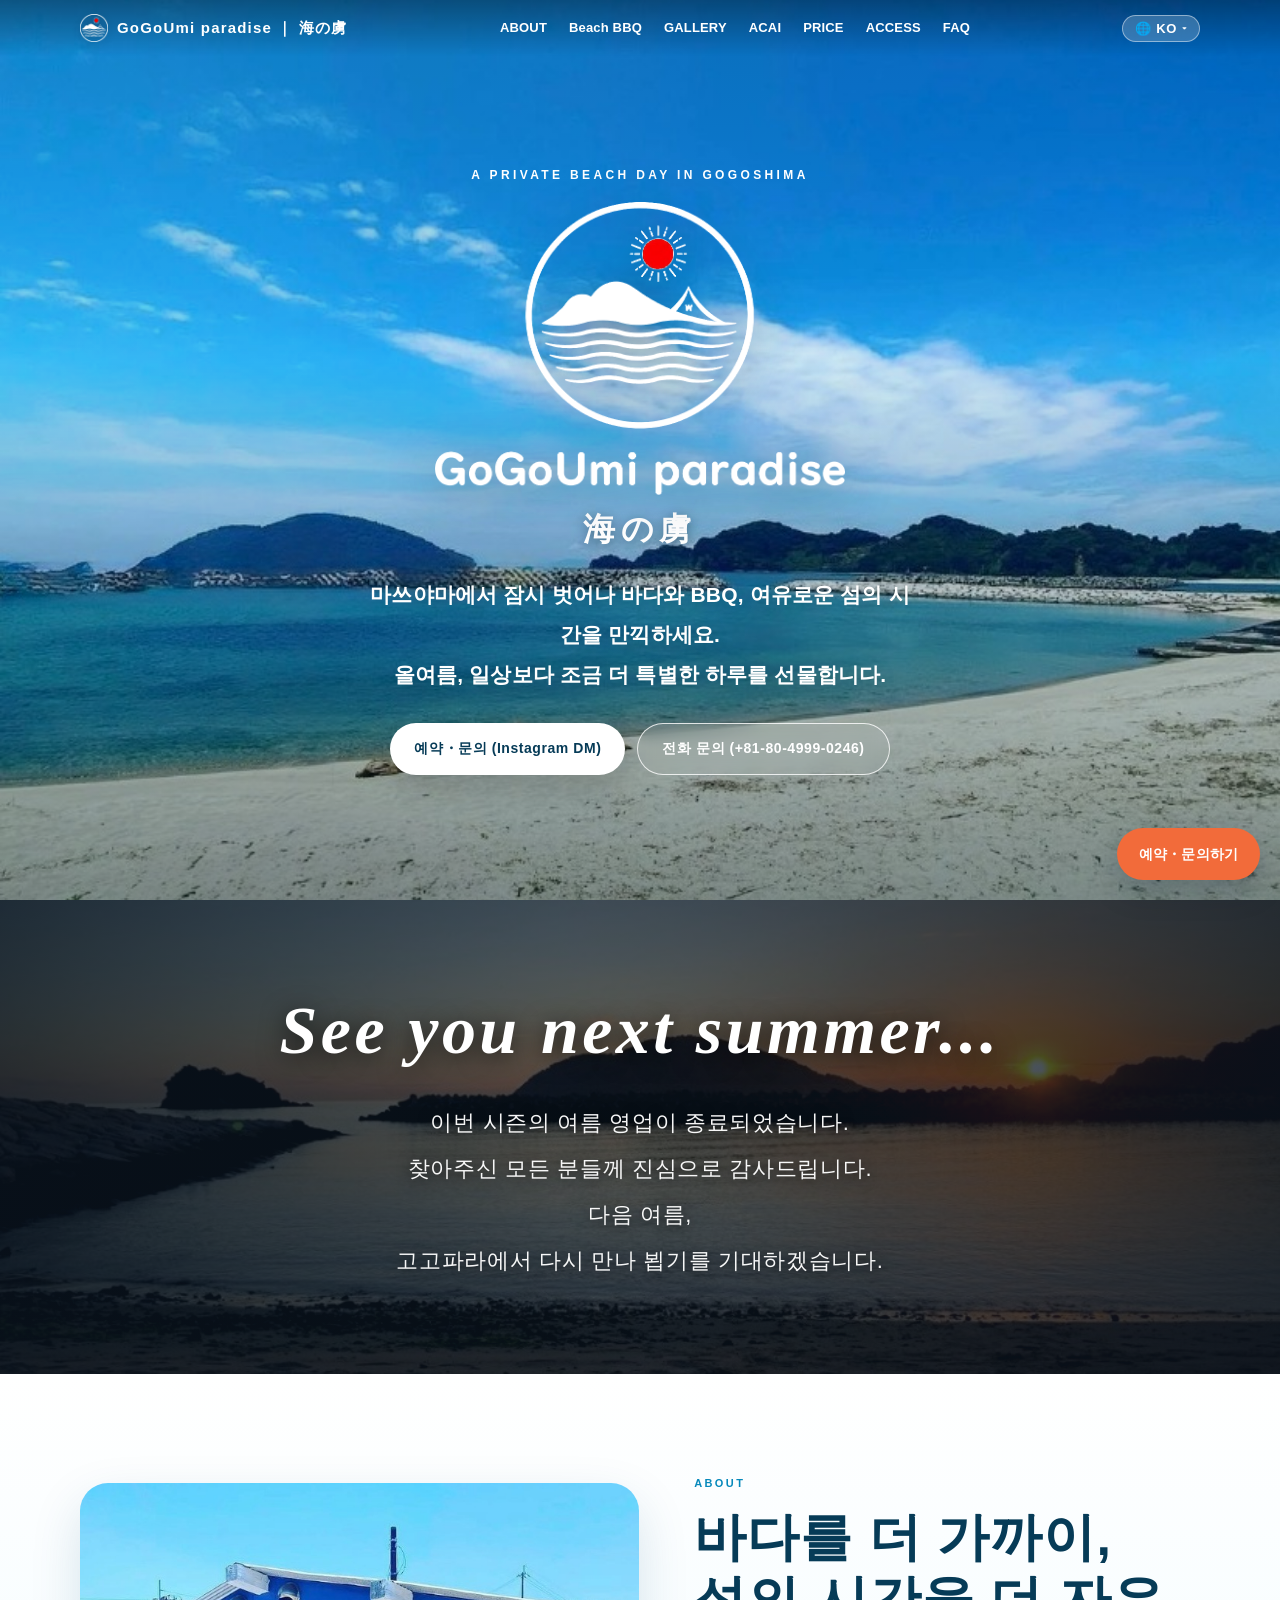
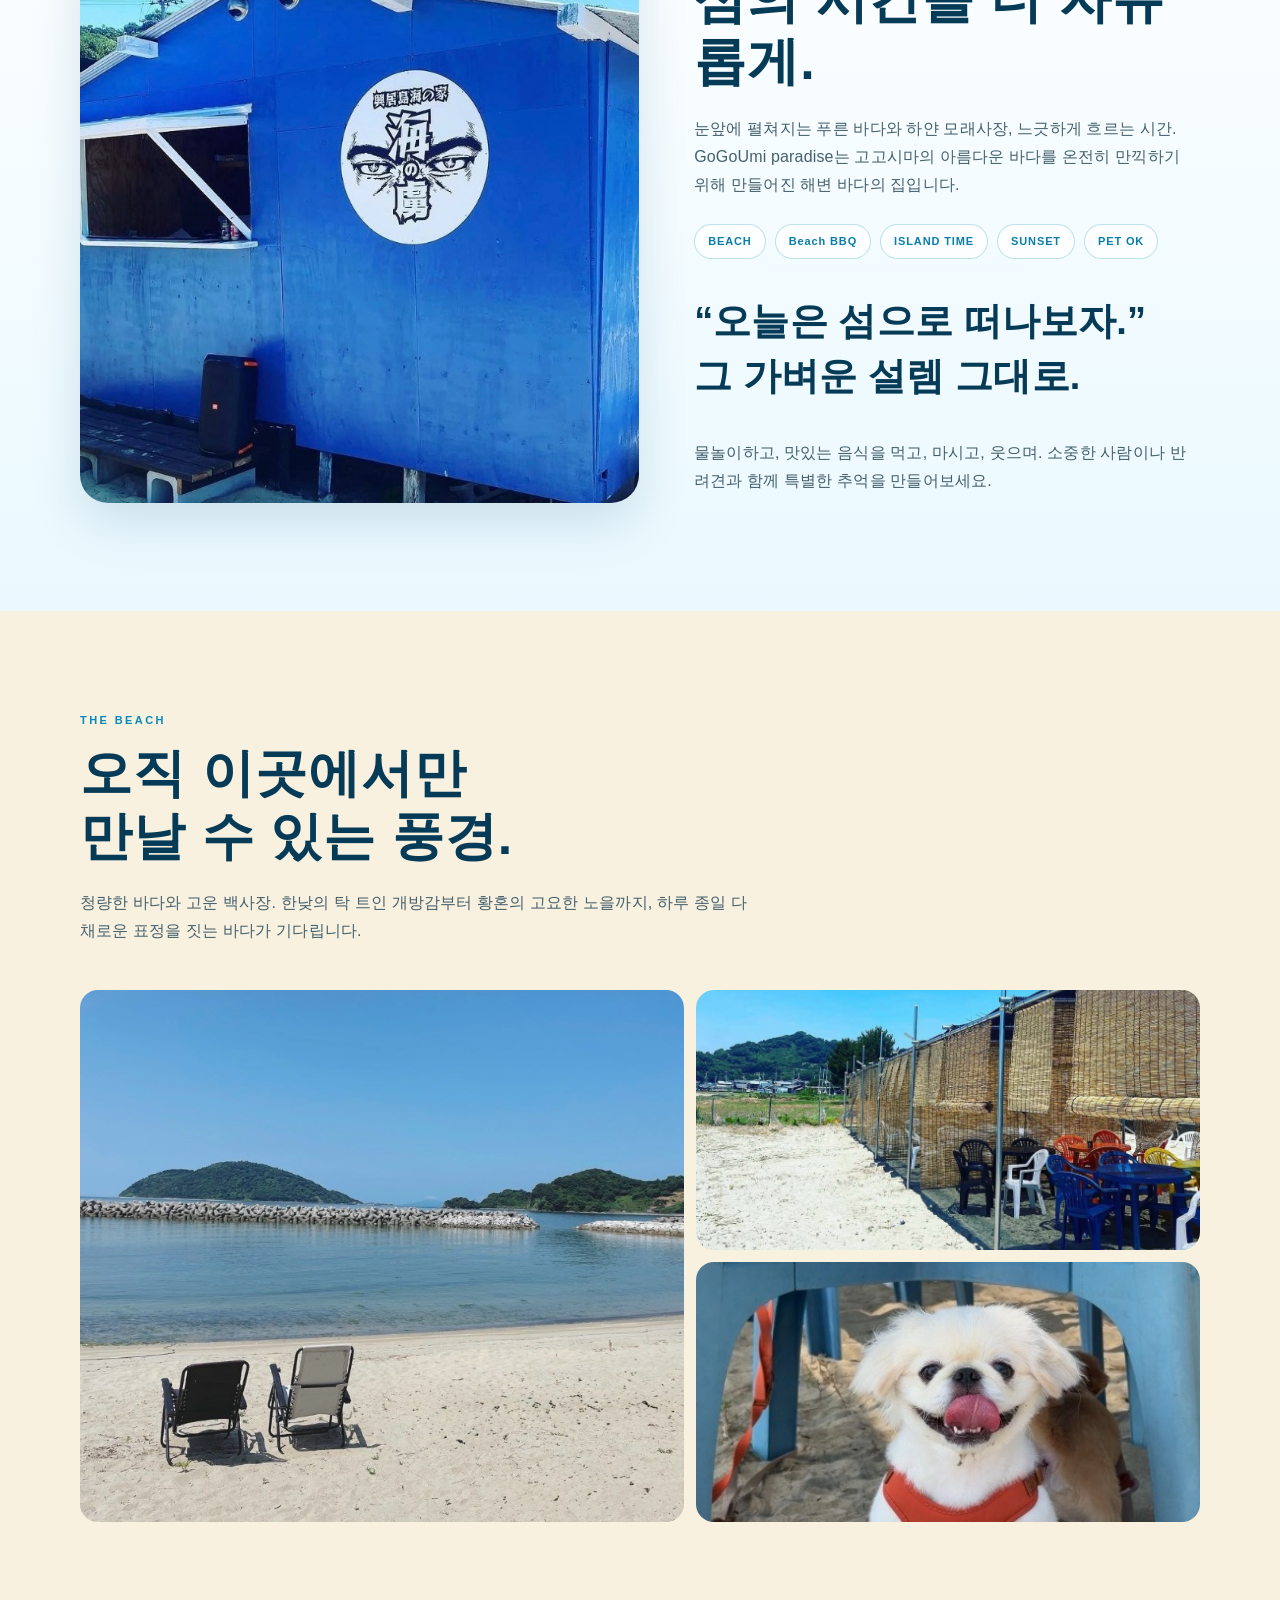
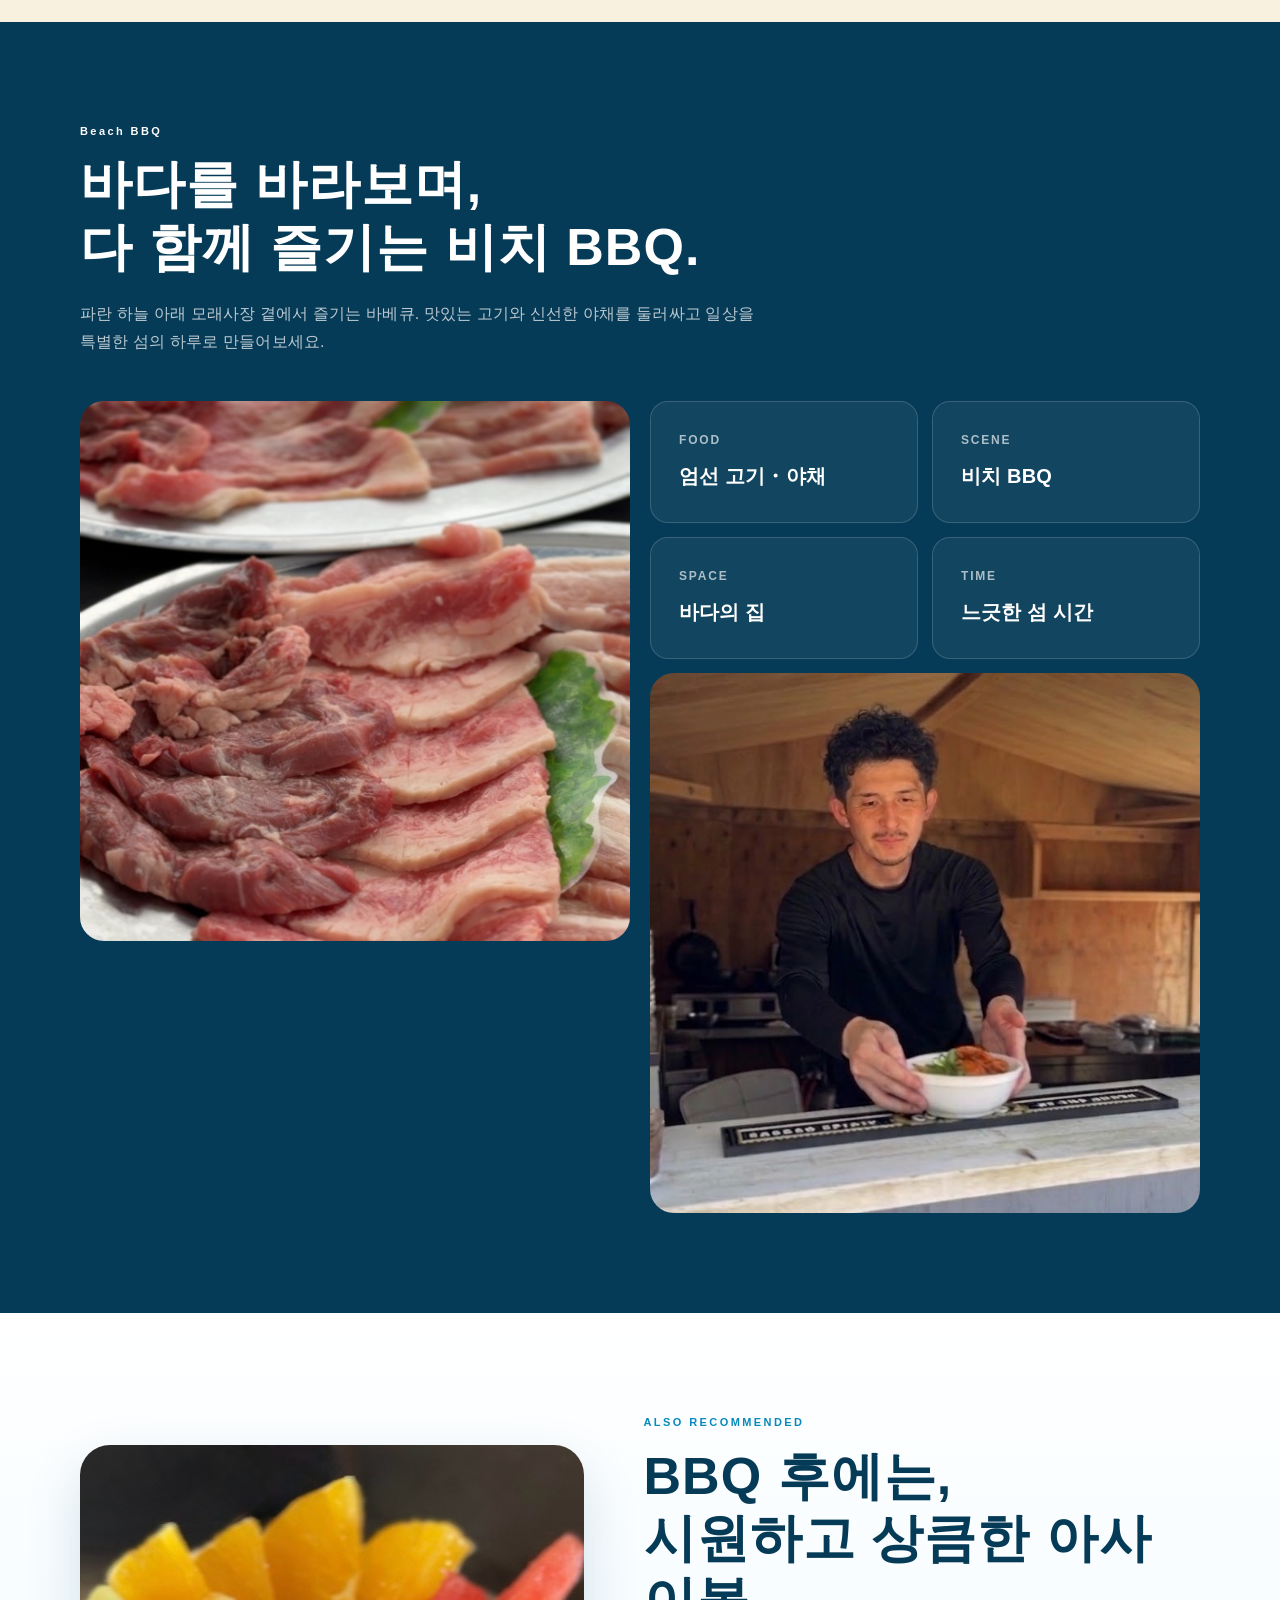
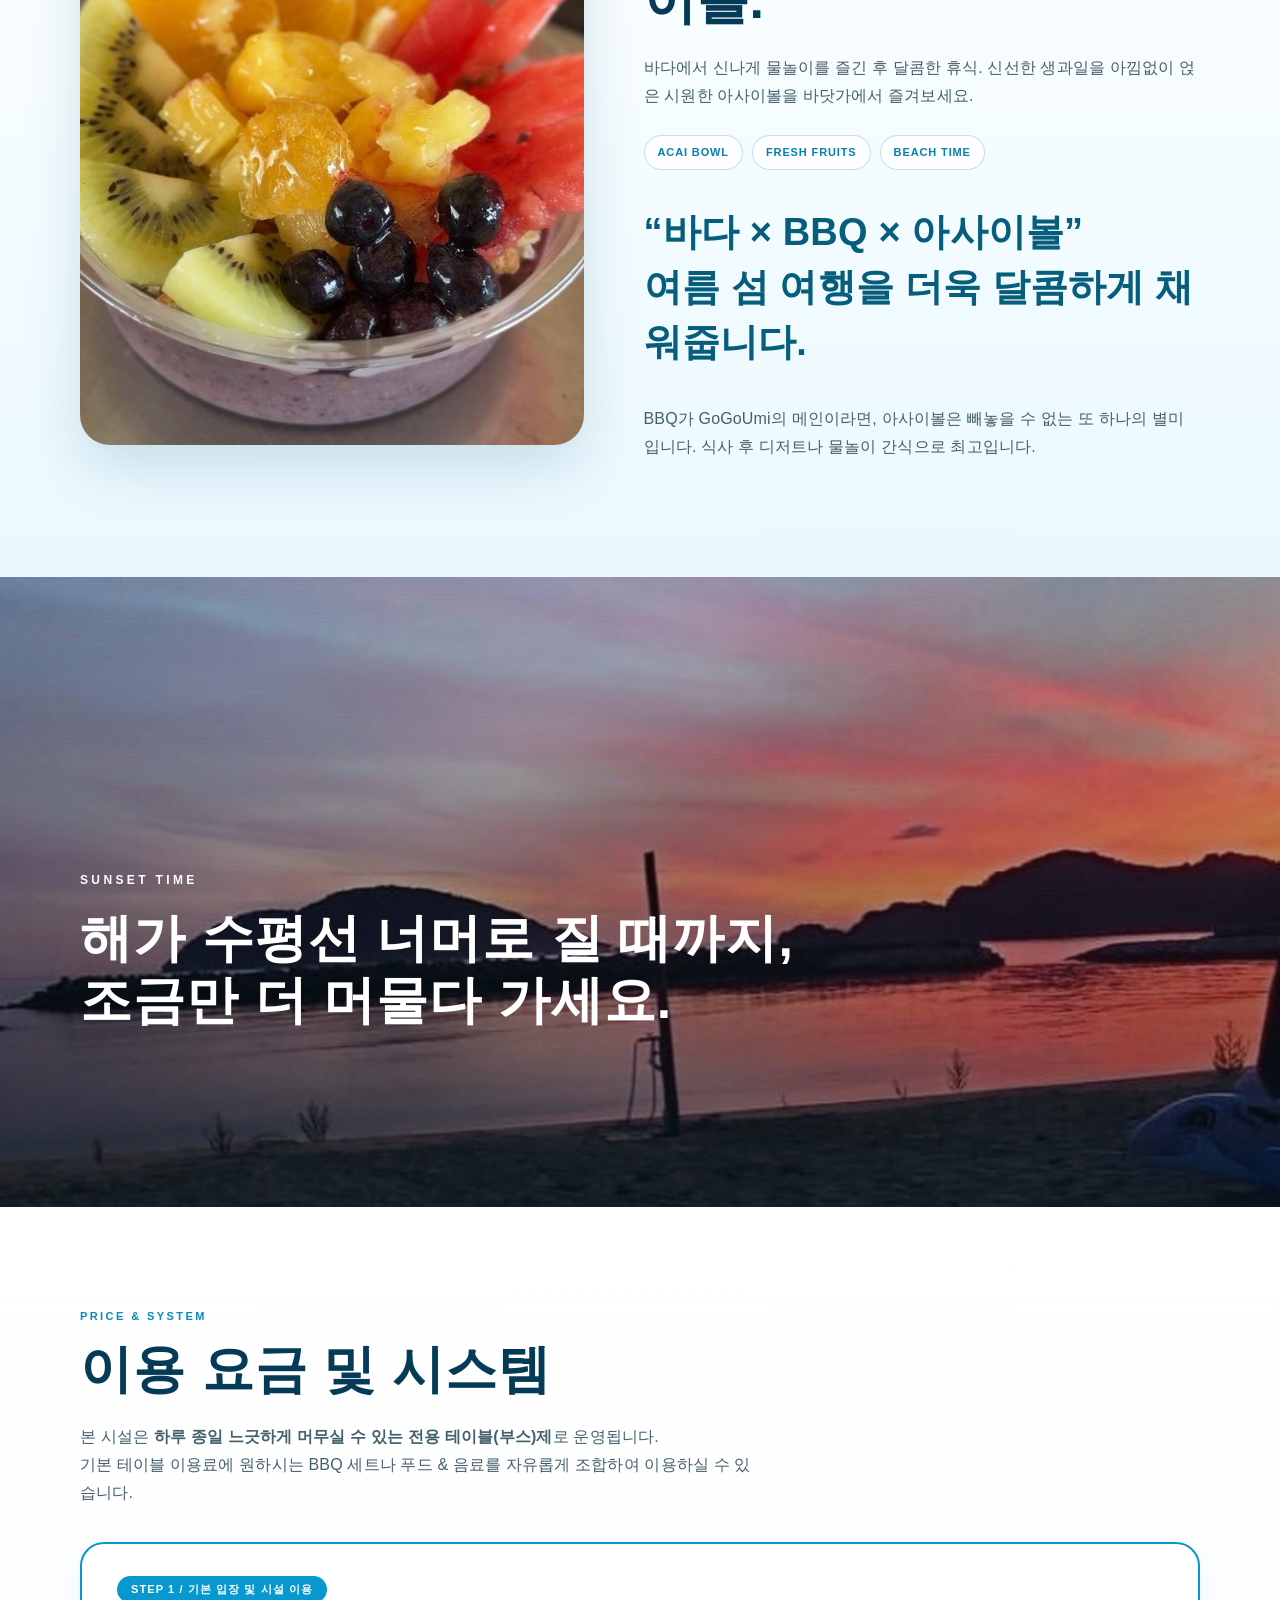
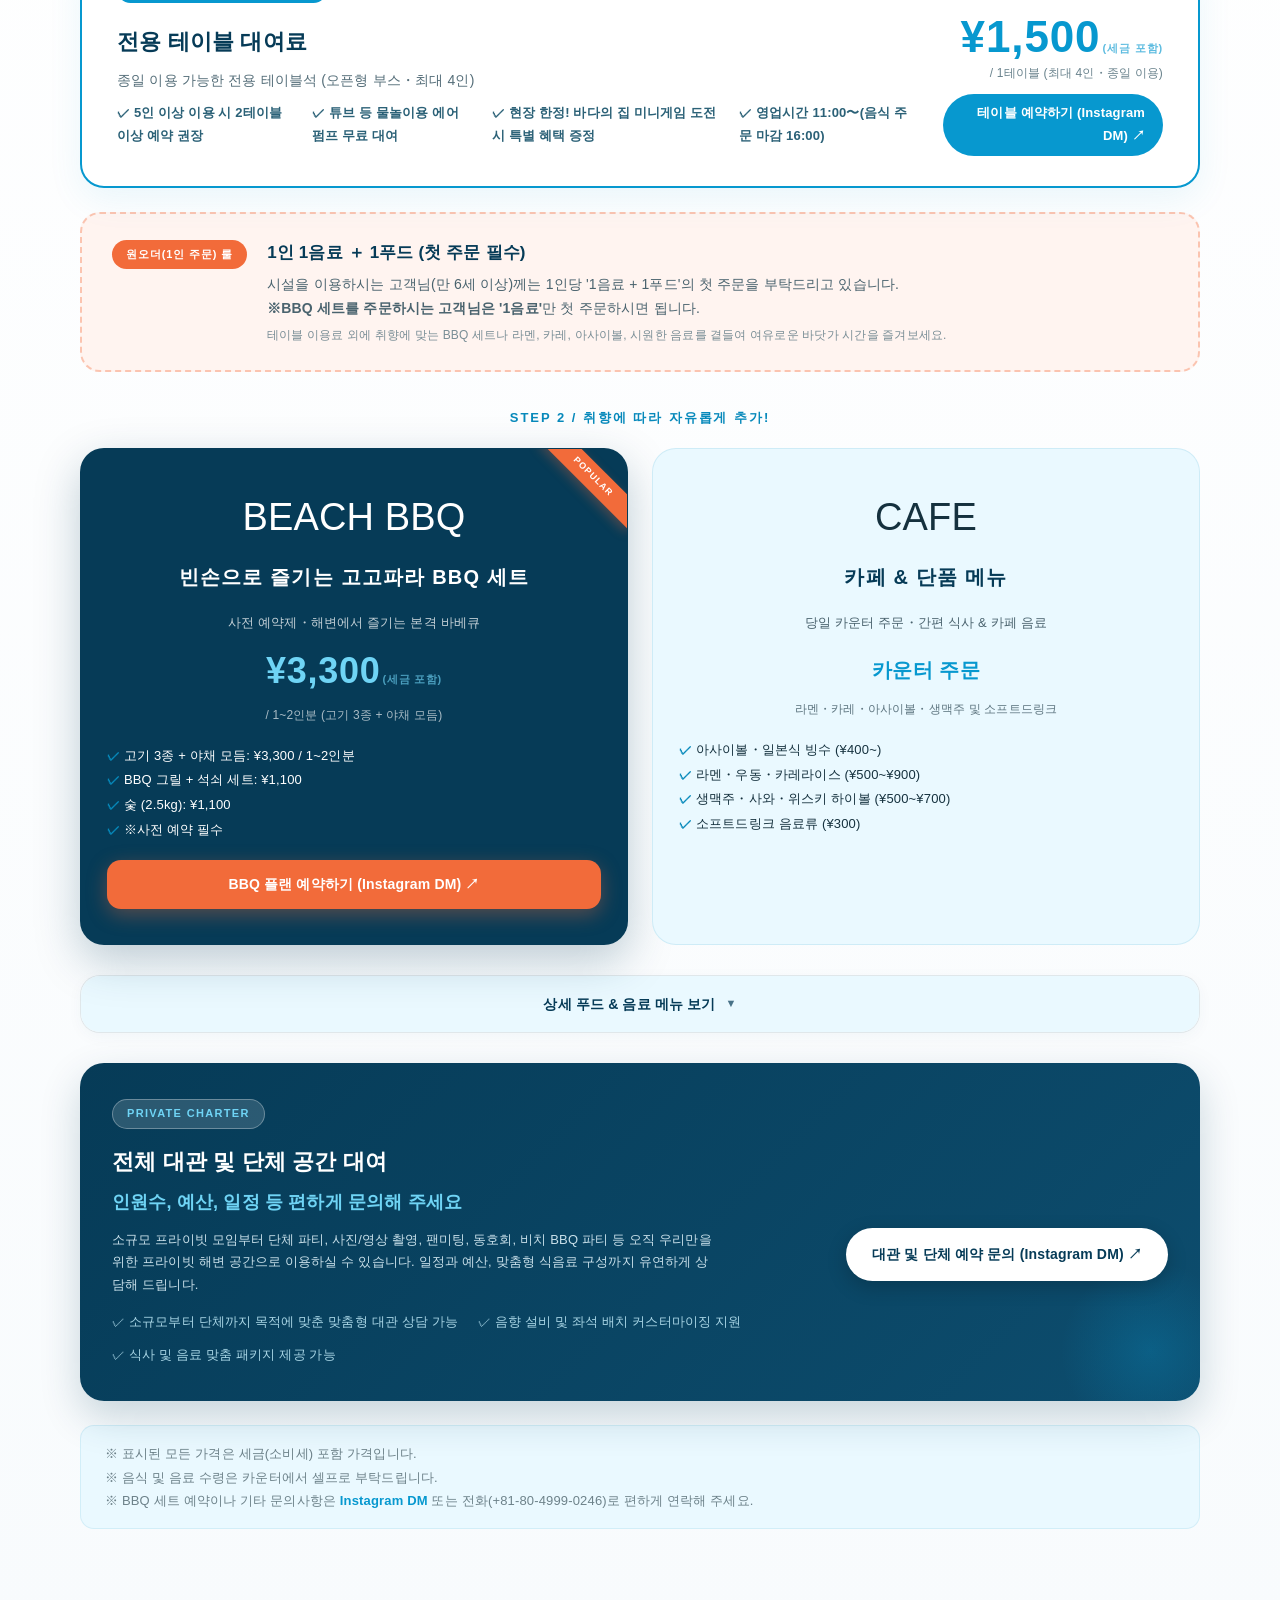
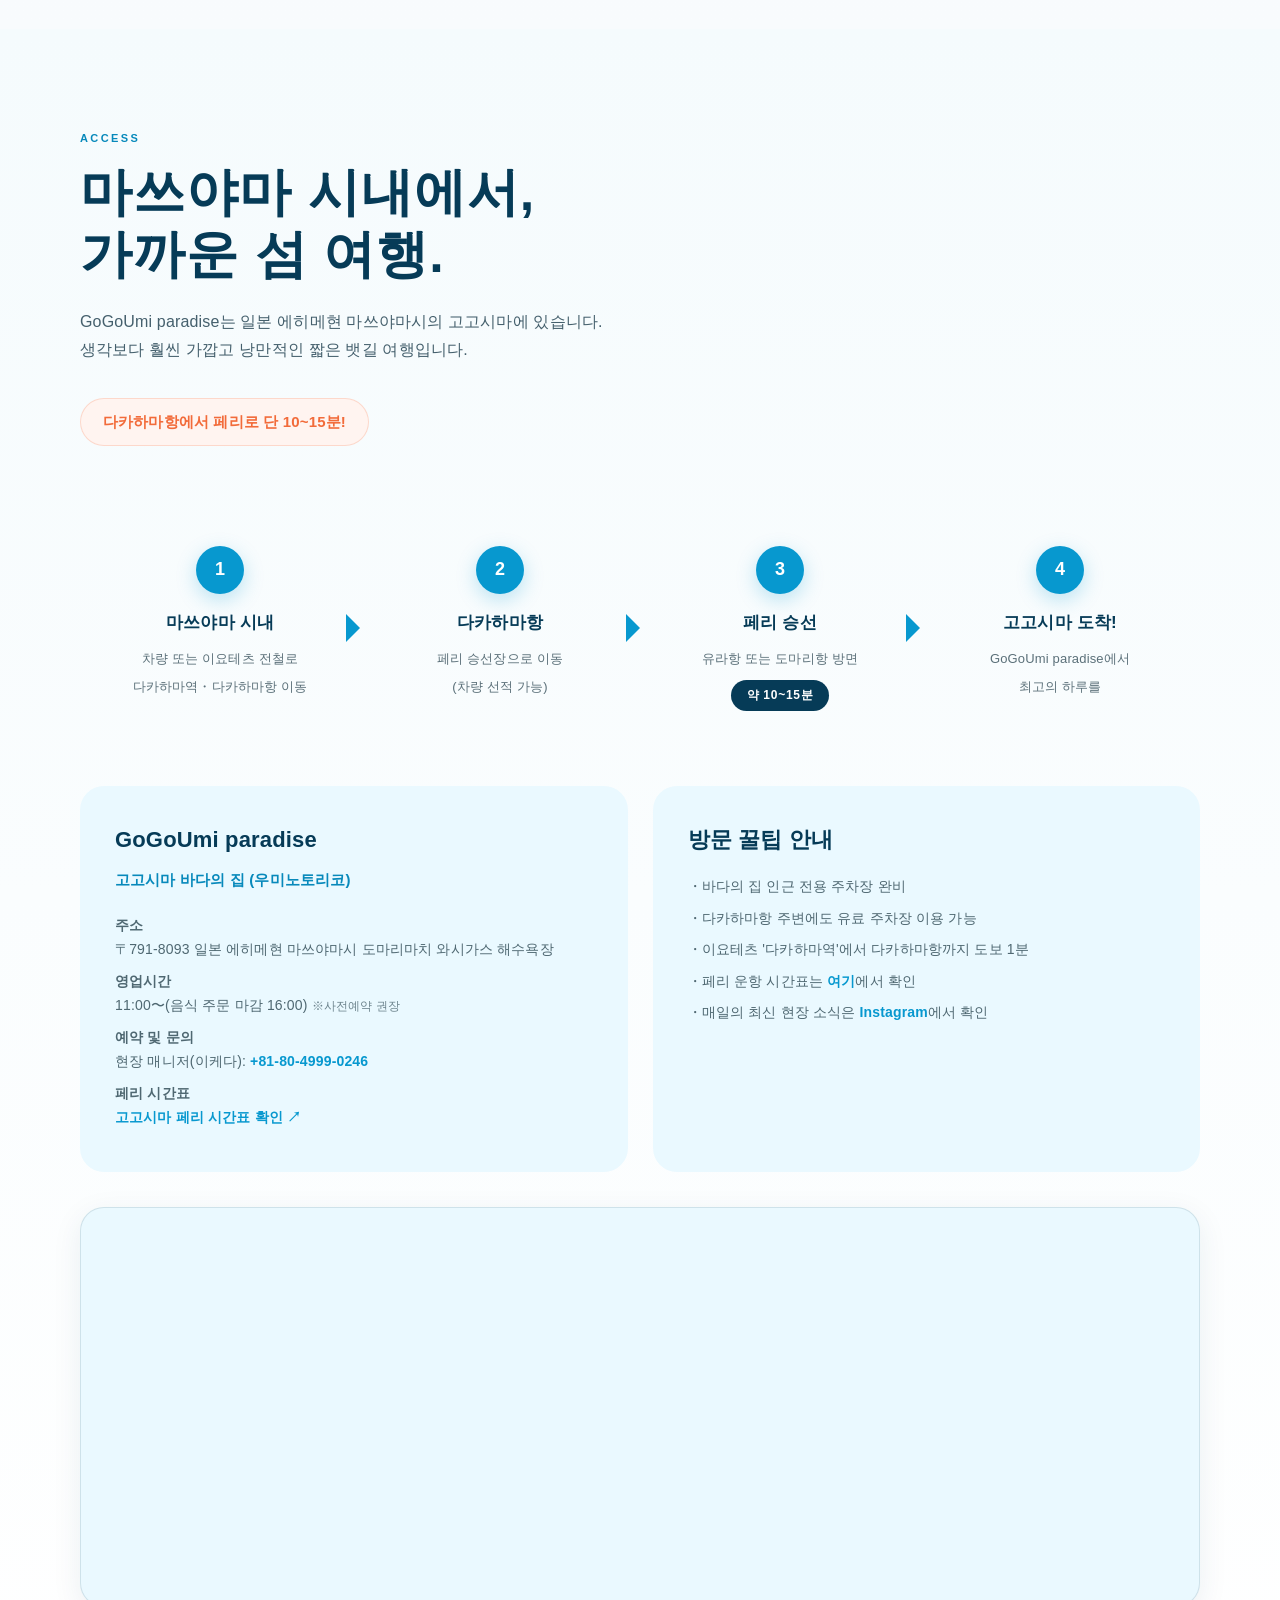
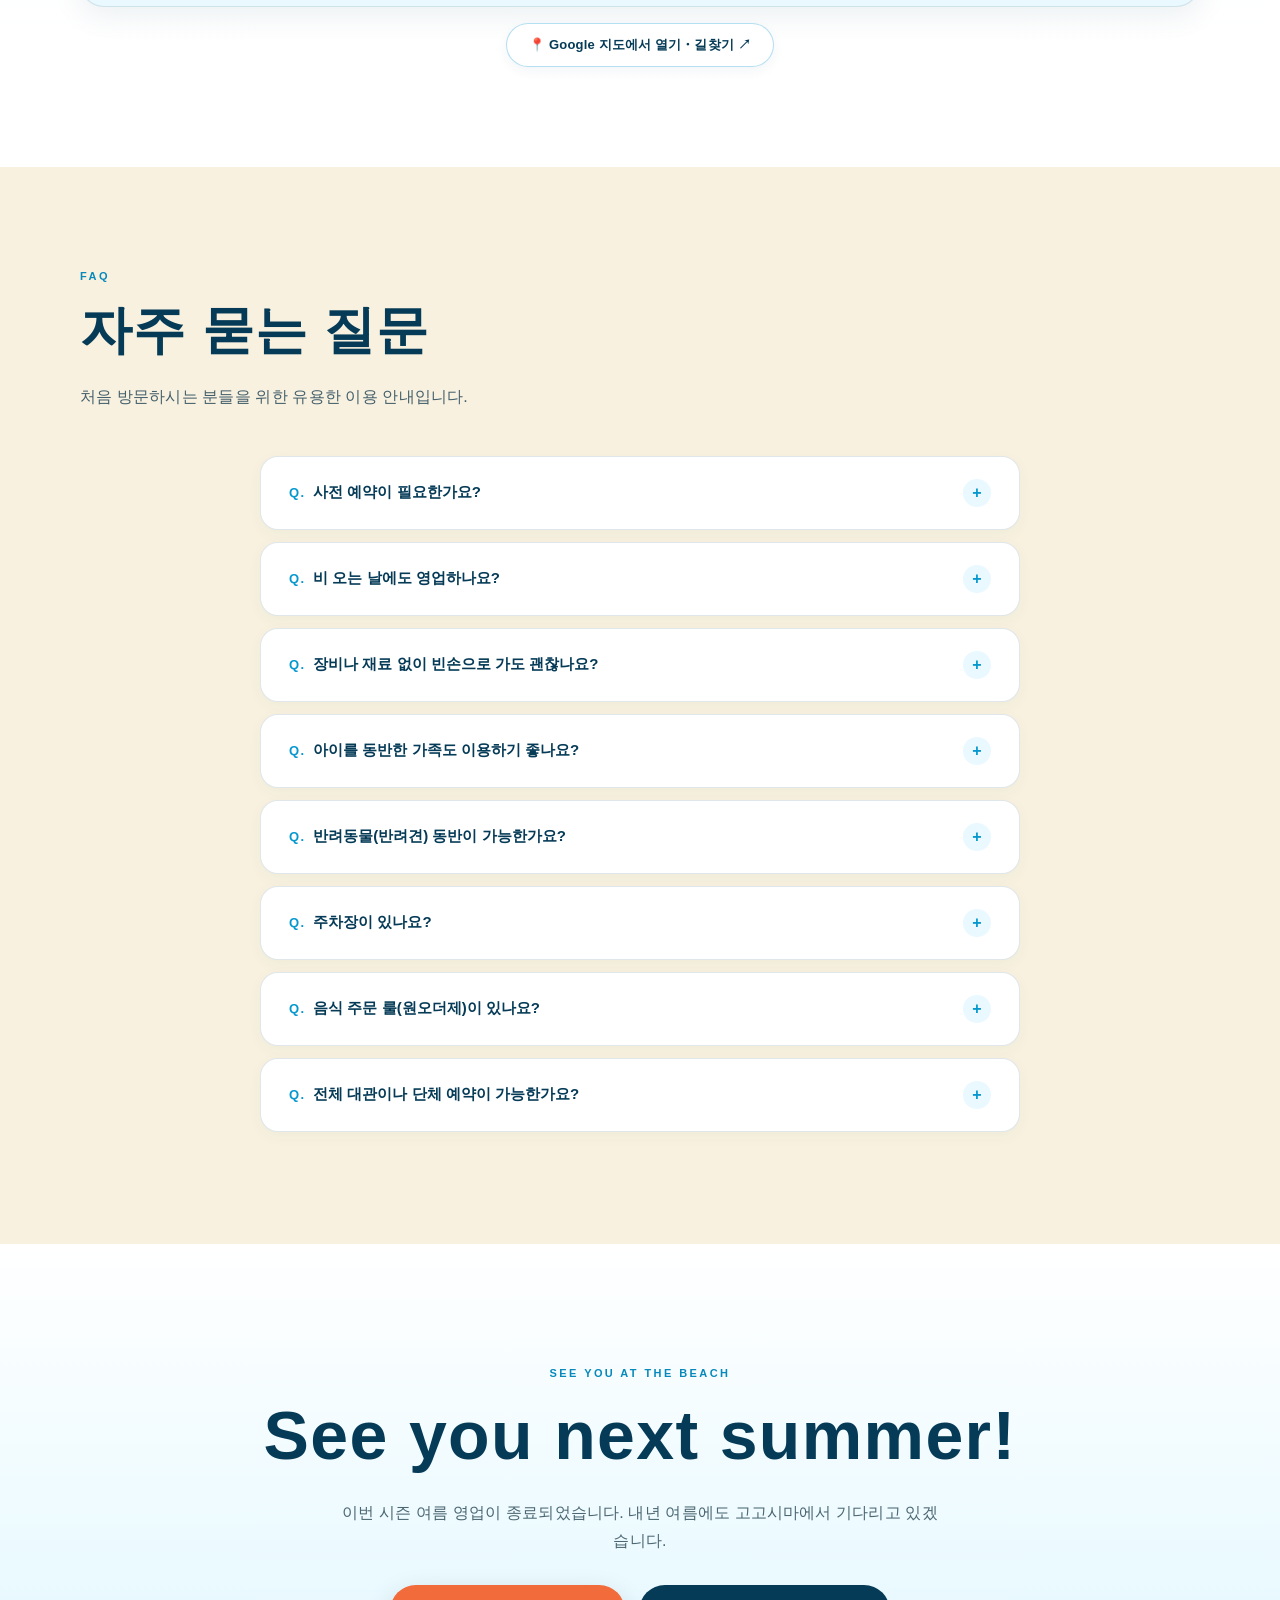
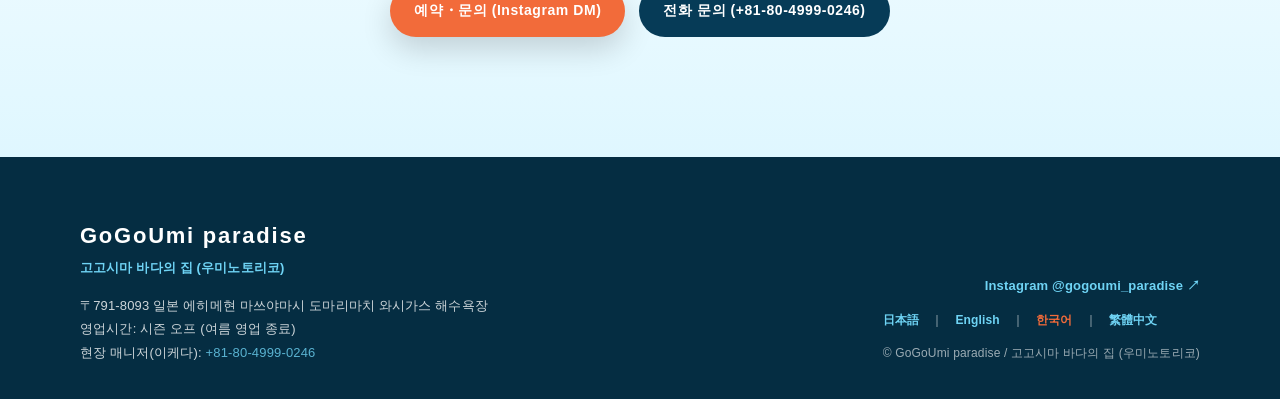
<file: ko/index.html>
<!doctype html>
<html lang="ko">

<head>
  <meta charset="utf-8">
  <meta name="viewport" content="width=device-width, initial-scale=1">
  <meta name="theme-color" content="#0b8fbe">
  <title>GoGoUmi paradise｜우미노토리코 — 에히메 마쓰야마 섬 당일치기・바다의 집 & 비치 BBQ</title>
  <meta name="description"
    content="마쓰야마 시내에서 페리로 10분! 에히메현 마쓰야마시의 아름다운 섬 고고시마 바다의 집 『GoGoUmi paradise』 공식 사이트. 빈손 비치 BBQ, 상큼한 아사이볼, 반려동물 동반 가능. 마쓰야마 여행・당일치기 코스 추천.">
  <meta name="keywords" content="마쓰야마 여행, 마쓰야마 가볼만한곳, 마쓰야마 당일치기, 마쓰야마 바다, 마쓰야마 BBQ, 마쓰야마 카페, 에히메 여행, 고고시마, 와시가스해수욕장, GoGoUmi paradise">
  <meta name="robots" content="index, follow">
  <link rel="canonical" href="https://gogoumi-paradise.com/ko/">
  <link rel="alternate" hreflang="ja" href="https://gogoumi-paradise.com/">
  <link rel="alternate" hreflang="en" href="https://gogoumi-paradise.com/en/">
  <link rel="alternate" hreflang="zh-TW" href="https://gogoumi-paradise.com/zh/">
  <link rel="alternate" hreflang="ko" href="https://gogoumi-paradise.com/ko/">
  <link rel="alternate" hreflang="x-default" href="https://gogoumi-paradise.com/">

  <!-- OGP / SNS Meta Tags -->
  <meta property="og:type" content="website">
  <meta property="og:locale" content="ko_KR">
  <meta property="og:site_name" content="GoGoUmi paradise (우미노토리코)">
  <meta property="og:title" content="GoGoUmi paradise｜우미노토리코 — 에히메 마쓰야마 섬 당일치기・바다의 집 & 비치 BBQ">
  <meta property="og:description"
    content="마쓰야마 시내에서 페리로 단 10분! 에히메 마쓰야마 고고시마 바다의 집 『GoGoUmi paradise』. 빈손 비치 BBQ, 아사이볼, 반려동물 동반 OK, 단체 대관 접수 중.">
  <meta property="og:url" content="https://gogoumi-paradise.com/ko/">
  <meta property="og:image" content="https://gogoumi-paradise.com/images/photo12.jpeg">

  <!-- Twitter Card -->
  <meta name="twitter:card" content="summary_large_image">
  <meta name="twitter:title" content="GoGoUmi paradise｜우미노토리코 — 에히메 마쓰야마 섬 당일치기・바다의 집 & 비치 BBQ">
  <meta name="twitter:description"
    content="마쓰야마 시내에서 페리로 단 10분! 에히메 마쓰야마 고고시마 바다의 집 『GoGoUmi paradise』. 빈손 비치 BBQ, 아사이볼, 반려동물 동반 OK, 단체 대관 접수 중.">
  <meta name="twitter:image" content="https://gogoumi-paradise.com/images/photo12.jpeg">

  <link rel="icon" type="image/jpeg" href="../images/logo.jpeg">
  <link rel="apple-touch-icon" href="../images/logo.jpeg">
  <link rel="stylesheet" href="../style.css?v=20260829_02">

  <!-- 구조화 데이터 (Schema.org / JSON-LD) -->
  <!-- 1. 매장/시설 정보 (LocalBusiness / Restaurant) -->
  <script type="application/ld+json">
  {
    "@context": "https://schema.org",
    "@type": ["LocalBusiness", "Restaurant"],
    "@id": "https://gogoumi-paradise.com/ko/#business",
    "name": "GoGoUmi paradise (우미노토리코)",
    "alternateName": "마쓰야마 고고시마 바다의 집 GoGoUmi paradise",
    "description": "일본 에히메현 마쓰야마시 고고시마(와시가스 해수욕장)에 위치한 해변 바다의 집 및 비치 BBQ 시설. 다카하마항에서 페리로 10~15분 거리로 마쓰야마 당일치기 여행, 빈손 비치 BBQ, 아사이볼, 반려동물 동반, 단체 대관에 최적입니다.",
    "image": "https://gogoumi-paradise.com/images/photo19.jpeg",
    "url": "https://gogoumi-paradise.com/ko/",
    "telephone": "080-4999-0246",
    "priceRange": "¥¥",
    "servesCuisine": ["BBQ", "Cafe", "Japanese"],
    "keywords": "마쓰야마 여행, 마쓰야마 당일치기, 마쓰야마 바다, 마쓰야마 BBQ, 고고시마, 바다의집, 와시가스해수욕장, 아사이볼, 반려동물동반",
    "hasMap": "https://maps.google.com/?q=%E6%84%9B%E5%A8%9E%E7%9C%8C%E6%9D%BE%E5%B1%B1%E5%B8%82%E6%Bcca%E7%94%BA%20%E9%B7%B2%E3%83%B6%E5%B7%A3%E6%B5%B7%E6%B0%B4%E6%B5%B4%E5%A0%B4",
    "address": {
      "@type": "PostalAddress",
      "streetAddress": "와시가스 해수욕장 (도마리마치)",
      "addressLocality": "마쓰야마시",
      "addressRegion": "에히메현",
      "postalCode": "791-8093",
      "addressCountry": "JP"
    },
    "geo": {
      "@type": "GeoCoordinates",
      "latitude": 33.8860,
      "longitude": 132.6840
    },
    "openingHoursSpecification": [
      {
        "@type": "OpeningHoursSpecification",
        "dayOfWeek": ["Monday", "Tuesday", "Wednesday", "Thursday", "Friday", "Saturday", "Sunday"],
        "opens": "11:00",
        "closes": "16:00"
      }
    ],
    "sameAs": [
      "https://www.instagram.com/gogoumi_paradise"
    ]
  }
  </script>

  <!-- 2. FAQ (FAQPage 리치 리절트) -->
  <script type="application/ld+json">
  {
    "@context": "https://schema.org",
    "@type": "FAQPage",
    "mainEntity": [
      {
        "@type": "Question",
        "name": "사전 예약이 필요한가요?",
        "acceptedAnswer": {
          "@type": "Answer",
          "text": "네, 사전 예약을 권장합니다. 잔여 좌석 확인 및 예약은 Instagram DM 또는 전화(+81-80-4999-0246)로 문의해 주세요."
        }
      },
      {
        "@type": "Question",
        "name": "비 오는 날에도 영업하나요?",
        "acceptedAnswer": {
          "@type": "Answer",
          "text": "기상 악화 시 영업이 중단될 수 있습니다. 당일 최신 영업 현황은 공식 Instagram 스토리에서 확인하실 수 있습니다."
        }
      },
      {
        "@type": "Question",
        "name": "장비나 재료 없이 빈손으로 가도 괜찮나요?",
        "acceptedAnswer": {
          "@type": "Answer",
          "text": "네, 물론입니다! BBQ 세트에는 그릴 장비와 신선한 식재료가 모두 포함되어 있어 빈손으로 편하게 오시면 됩니다. 물놀이를 하실 경우 수영복과 수건 지참을 권장합니다."
        }
      },
      {
        "@type": "Question",
        "name": "아이를 동반한 가족도 이용하기 좋은가요?",
        "acceptedAnswer": {
          "@type": "Answer",
          "text": "네, 가족 단위 방문을 적극 환영합니다! 모래사장 물놀이와 비치 BBQ를 아이와 함께 안전하고 즐겁게 체험하실 수 있습니다."
        }
      },
      {
        "@type": "Question",
        "name": "반려동물(반려견) 동반이 가능한가요?",
        "acceptedAnswer": {
          "@type": "Answer",
          "text": "네, 반려동물 동반 입장을 환영합니다! 바닷가 산책과 바베큐를 반려견과 함께 즐기실 수 있습니다. 다른 손님들의 안전을 위해 리드줄 착용을 부탁드립니다."
        }
      },
      {
        "@type": "Question",
        "name": "주차장이 있나요?",
        "acceptedAnswer": {
          "@type": "Answer",
          "text": "네, 바다의 집 인근에 주차 공간이 마련되어 있어 차량으로 편하게 오실 수 있습니다."
        }
      },
      {
        "@type": "Question",
        "name": "음식 주문 룰(원오더제)이 있나요?",
        "acceptedAnswer": {
          "@type": "Answer",
          "text": "네, 시설 이용 고객님(만 6세 이상)께는 1인당 '1음료 + 1푸드'의 첫 주문을 부탁드리고 있습니다(※BBQ 세트 주문 고객님은 '1음료'만 첫 주문하시면 됩니다)."
        }
      },
      {
        "@type": "Question",
        "name": "전체 대관이나 단체 예약이 가능한가요?",
        "acceptedAnswer": {
          "@type": "Answer",
          "text": "네, 소규모 모임부터 단체 대관 및 프라이빗 이용을 환영합니다. Instagram DM 또는 전화(+81-80-4999-0246)로 일정과 예산을 문의해 주세요."
        }
      }
    ]
  }
  </script>
</head>

<body>
  <nav class="nav" id="nav">
    <div class="container nav-inner">
      <a class="brand" href="#">
        <img src="../images/logo_mark_white_clean.png" alt="GoGoUmi paradise 로고" class="brand-mark brand-mark-white">
        <img src="../images/logo_mark_clean.png" alt="GoGoUmi paradise 로고" class="brand-mark brand-mark-scrolled">
        <span>GoGoUmi paradise ｜ 海の虜</span>
      </a>
      <div class="nav-links">
        <a href="#about">ABOUT</a><a href="#bbq">Beach BBQ</a><a href="#gallery">GALLERY</a><a href="#acai">ACAI</a><a
          href="#price">PRICE</a><a href="#access">ACCESS</a><a href="#faq">FAQ</a>
      </div>
      <div class="nav-actions">
        <div class="lang-switcher">
          <button type="button" class="lang-btn" aria-expanded="false" aria-haspopup="true" aria-label="언어 선택 / Select Language">
            <span class="lang-icon">🌐</span>
            <span class="lang-current">KO</span>
            <span class="lang-arrow">▾</span>
          </button>
          <div class="lang-dropdown" role="menu">
            <a href="../" class="lang-item" hreflang="ja" role="menuitem">日本語 (JP)</a>
            <a href="../en/" class="lang-item" hreflang="en" role="menuitem">English (EN)</a>
            <a href="./" class="lang-item active" hreflang="ko" role="menuitem">한국어 (KO)</a>
            <a href="../zh/" class="lang-item" hreflang="zh-TW" role="menuitem">繁體中文 (ZH)</a>
          </div>
        </div>
      </div>
    </div>
  </nav>

  <header class="hero">
    <div class="hero-bg"><img src="../images/photo12.jpeg" alt="고고시마의 푸른 바다와 모래사장" fetchpriority="high"></div>
    <div class="container hero-content">
      <div>
        <div class="eyebrow">A PRIVATE BEACH DAY IN GOGOSHIMA</div>
        <h1>
          <span class="sr-only">에히메현 마쓰야마 고고시마 바다의 집 & 비치 BBQ - </span>
          <img src="../images/logo_white_center.png" alt="고고시마 바다의 집 GoGoUmi paradise (우미노토리코)" class="hero-logo">
          <span>海の虜</span>
        </h1>
        <p class="hero-copy">마쓰야마에서 잠시 벗어나 바다와 BBQ, 여유로운 섬의 시간을 만끽하세요.<br>올여름, 일상보다 조금 더 특별한 하루를 선물합니다.</p>
        <div class="cta-row">
          <a class="btn btn-primary" href="https://www.instagram.com/gogoumi_paradise" data-reserve-link target="_blank"
            rel="noopener noreferrer">예약・문의 (Instagram DM)</a>
          <a class="btn btn-outline" href="tel:08049990246">전화 문의 (+81-80-4999-0246)</a>
        </div>
      </div>
    </div>
  </header>

  <section class="offseason-section">
    <div class="offseason-bg">
      <img src="../images/photo20.jpeg" alt="고고시마 해변의 아름다운 노을 풍경" loading="lazy" decoding="async">
    </div>
    <div class="offseason-overlay"></div>
    <div class="offseason-content">
      <h2 class="offseason-title">See you next summer...</h2>
      <p class="offseason-desc">
        이번 시즌의 여름 영업이 종료되었습니다.<br>
        찾아주신 모든 분들께 진심으로 감사드립니다.<br>
        다음 여름,<br>고고파라에서 다시 만나 뵙기를 기대하겠습니다.
      </p>
    </div>
  </section>

  <main>
    <section class="intro" id="about">
      <div class="container intro-grid">
        <div class="intro-photo"><img src="../images/photo19.jpeg" alt="GoGoUmi paradise 바다의 집 외관" loading="lazy"
            decoding="async"></div>
        <div>
          <div class="kicker">ABOUT</div>
          <h2>바다를 더 가까이,<br>섬의 시간을 더 자유롭게.</h2>
          <p class="lead">눈앞에 펼쳐지는 푸른 바다와 하얀 모래사장, 느긋하게 흐르는 시간. GoGoUmi paradise는 고고시마의 아름다운 바다를 온전히 만끽하기 위해 만들어진 해변 바다의 집입니다.</p>
          <div class="badges"><span class="badge">BEACH</span><span class="badge">Beach BBQ</span><span
              class="badge">ISLAND TIME</span><span class="badge">SUNSET</span><span class="badge">PET OK</span></div>
          <p class="quote">“오늘은 섬으로 떠나보자.”<br>그 가벼운 설렘 그대로.</p>
          <p class="lead">물놀이하고, 맛있는 음식을 먹고, 마시고, 웃으며. 소중한 사람이나 반려견과 함께 특별한 추억을 만들어보세요.</p>
        </div>
      </div>
    </section>

    <section class="gallery" id="gallery">
      <div class="container">
        <div class="kicker">THE BEACH</div>
        <h2>오직 이곳에서만<br>만날 수 있는 풍경.</h2>
        <p class="lead">청량한 바다와 고운 백사장. 한낮의 탁 트인 개방감부터 황혼의 고요한 노을까지, 하루 종일 다채로운 표정을 짓는 바다가 기다립니다.</p>
        <div class="gallery-grid">
          <div class="g g1"><img src="../images/photo14.jpeg" alt="모래사장 비치체어와 푸른 바다" loading="lazy" decoding="async"></div>
          <div class="g g2"><img src="../images/photo15.jpeg" alt="바다의 집 차양막과 테라스석" loading="lazy" decoding="async"></div>
          <div class="g g3"><img src="../images/dog.jpeg" alt="해변에서 함께 즐기는 반려견" loading="lazy" decoding="async"></div>
        </div>
      </div>
    </section>

    <section class="bbq" id="bbq">
      <div class="container">
        <div class="kicker">Beach BBQ</div>
        <h2>바다를 바라보며,<br>다 함께 즐기는 비치 BBQ.</h2>
        <p class="lead">파란 하늘 아래 모래사장 곁에서 즐기는 바베큐. 맛있는 고기와 신선한 야채를 둘러싸고 일상을 특별한 섬의 하루로 만들어보세요.</p>
        <div class="bbq-grid">
          <div class="photo"><img src="../images/photo9_v2.jpeg" alt="지글지글 맛있는 BBQ 고기" loading="lazy" decoding="async"></div>
          <div>
            <div class="info">
              <div class="info-box"><strong>FOOD</strong><b>엄선 고기・야채</b></div>
              <div class="info-box"><strong>SCENE</strong><b>비치 BBQ</b></div>
              <div class="info-box"><strong>SPACE</strong><b>바다의 집</b></div>
              <div class="info-box"><strong>TIME</strong><b>느긋한 섬 시간</b></div>
            </div>
            <div class="photo bbq-sub-photo"><img src="../images/photo23_v2.jpeg" alt="카운터에서 손님을 맞이하는 매니저" loading="lazy"
                decoding="async"></div>
          </div>
        </div>
      </div>
    </section>

    <section class="acai" id="acai">
      <div class="container acai-grid">
        <div class="acai-photo"><img src="../images/acai_v2.jpeg" alt="신선한 과일이 듬뿍 담긴 아사이볼" loading="lazy" decoding="async">
        </div>
        <div>
          <div class="kicker">ALSO RECOMMENDED</div>
          <h2>BBQ 후에는,<br>시원하고 상큼한 아사이볼.</h2>
          <p class="lead">바다에서 신나게 물놀이를 즐긴 후 달콤한 휴식. 신선한 생과일을 아낌없이 얹은 시원한 아사이볼을 바닷가에서 즐겨보세요.</p>
          <div class="badges"><span class="badge">ACAI BOWL</span><span class="badge">FRESH FRUITS</span><span
              class="badge">BEACH TIME</span></div>
          <p class="quote">“바다 × BBQ × 아사이볼”<br>여름 섬 여행을 더욱 달콤하게 채워줍니다.</p>
          <p class="lead">BBQ가 GoGoUmi의 메인이라면, 아사이볼은 빼놓을 수 없는 또 하나의 별미입니다. 식사 후 디저트나 물놀이 간식으로 최고입니다.</p>
        </div>
      </div>
    </section>

    <section class="sunset">
      <img src="../images/photo11.jpeg" alt="고고시마의 찬란한 저녁 노을" loading="lazy" decoding="async">
      <div class="container sunset-content">
        <div>
          <div class="eyebrow">SUNSET TIME</div>
          <h2>해가 수평선 너머로 질 때까지,<br>조금만 더 머물다 가세요.</h2>
        </div>
      </div>
    </section>

    <!-- ====== PRICE ====== -->
    <!-- prices.js에서 동적으로 렌더링됩니다 -->
    <section class="price" id="price">
      <div class="container"></div>
    </section>

    <!-- ====== ACCESS ====== -->
    <section class="access" id="access">
      <div class="container">
        <div class="kicker">ACCESS</div>
        <h2>마쓰야마 시내에서,<br>가까운 섬 여행.</h2>
        <p class="lead">GoGoUmi paradise는 일본 에히메현 마쓰야마시의 고고시마에 있습니다.<br>생각보다 훨씬 가깝고 낭만적인 짧은 뱃길 여행입니다.</p>
        <div class="access-highlight">다카하마항에서 페리로 단 10~15분!</div>

        <!-- step flow -->
        <div class="access-steps">
          <div class="access-step">
            <div class="step-num">1</div>
            <span class="step-label">마쓰야마 시내</span>
            <span class="step-desc">차량 또는 이요테츠 전철로<br>다카하마역・다카하마항 이동</span>
          </div>
          <div class="access-step">
            <div class="step-num">2</div>
            <span class="step-label">다카하마항</span>
            <span class="step-desc">페리 승선장으로 이동<br>(차량 선적 가능)</span>
          </div>
          <div class="access-step">
            <div class="step-num">3</div>
            <span class="step-label">페리 승선</span>
            <span class="step-desc">유라항 또는 도마리항 방면</span>
            <span class="step-time">약 10~15분</span>
          </div>
          <div class="access-step">
            <div class="step-num">4</div>
            <span class="step-label">고고시마 도착!</span>
            <span class="step-desc">GoGoUmi paradise에서<br>최고의 하루를</span>
          </div>
        </div>

        <!-- detail cards -->
        <div class="access-detail">
          <div class="access-card">
            <h3>GoGoUmi paradise<br><span class="access-card-sub">고고시마 바다의 집 (우미노토리코)</span></h3>
            <p><b>주소</b><br>〒791-8093 일본 에히메현 마쓰야마시 도마리마치 와시가스 해수욕장</p>
            <p><b>영업시간</b><br>11:00〜(음식 주문 마감 16:00) <span class="note-inline">※사전예약 권장</span></p>
            <p><b>예약 및 문의</b><br>현장 매니저(이케다): <a href="tel:08049990246" class="link-highlight">+81-80-4999-0246</a></p>
            <p><b>페리 시간표</b><br><a href="https://gogoshima-ferry.com/timetable_faretable/" target="_blank"
                rel="noopener noreferrer">고고시마 페리 시간표 확인 ↗</a></p>
          </div>
          <div class="access-card">
            <h3>방문 꿀팁 안내</h3>
            <p>・바다의 집 인근 전용 주차장 완비</p>
            <p>・다카하마항 주변에도 유료 주차장 이용 가능</p>
            <p>・이요테츠 '다카하마역'에서 다카하마항까지 도보 1분</p>
            <p>・페리 운항 시간표는 <a href="https://gogoshima-ferry.com/timetable_faretable/" target="_blank"
                rel="noopener noreferrer">여기</a>에서 확인</p>
            <p>・매일의 최신 현장 소식은 <a href="https://www.instagram.com/gogoumi_paradise" target="_blank"
                rel="noopener noreferrer">Instagram</a>에서 확인</p>
          </div>
        </div>

        <!-- 지도 임베드 -->
        <div class="access-map-wrapper">
          <div class="access-map">
            <iframe
              src="https://maps.google.com/maps?output=embed&q=%E6%84%9B%E5%A8%9E%E7%9C%8C%E6%9D%BE%E5%B1%B1%E5%B8%82%E6%Bcca%E7%94%BA%20%E9%B7%B2%E3%83%B6%E5%B7%A3%E6%B5%B7%E6%B0%B4%E6%B5%B4%E5%A0%B4"
              width="100%" height="100%" allowfullscreen="" loading="lazy" referrerpolicy="no-referrer-when-downgrade"
              title="GoGoUmi paradise (와시가스 해수욕장) 오시는 길">
            </iframe>
          </div>
          <div class="access-map-action">
            <a class="btn-map-link"
              href="https://maps.google.com/?q=%E6%84%9B%E5%A8%9E%E7%9C%8C%E6%9D%BE%E5%B1%B1%E5%B8%82%E6%Bcca%E7%94%BA%20%E9%B7%B2%E3%83%B6%E5%B7%A3%E6%B5%B7%E6%B0%B4%E6%B5%B4%E5%A0%B4"
              target="_blank" rel="noopener noreferrer">
              📍 Google 지도에서 열기・길찾기 ↗
            </a>
          </div>
        </div>
      </div>
    </section>

    <!-- ====== FAQ ====== -->
    <section class="faq" id="faq">
      <div class="container">
        <div class="kicker">FAQ</div>
        <h2>자주 묻는 질문</h2>
        <p class="lead">처음 방문하시는 분들을 위한 유용한 이용 안내입니다.</p>
        <div class="faq-list">

          <div class="faq-item">
            <button type="button" class="faq-q" aria-expanded="false">
              <div><span class="q-label">Q.</span>사전 예약이 필요한가요?</div>
              <div class="faq-toggle">+</div>
            </button>
            <div class="faq-a">
              <div class="faq-a-inner">네, 사전 예약을 권장합니다. 잔여 좌석 확인 및 예약은 <a
                  href="https://www.instagram.com/gogoumi_paradise" target="_blank" rel="noopener noreferrer"
                  class="link-highlight">Instagram DM</a> 또는 전화(<a href="tel:08049990246"
                  class="link-highlight">+81-80-4999-0246</a>)로 문의해 주세요.</div>
            </div>
          </div>

          <div class="faq-item">
            <button type="button" class="faq-q" aria-expanded="false">
              <div><span class="q-label">Q.</span>비 오는 날에도 영업하나요?</div>
              <div class="faq-toggle">+</div>
            </button>
            <div class="faq-a">
              <div class="faq-a-inner">기상 상황에 따라 영업이 중단될 수 있습니다. 당일 최신 영업 현황은 <a
                  href="https://www.instagram.com/gogoumi_paradise" target="_blank" rel="noopener noreferrer"
                  class="link-highlight">Instagram</a> 스토리에서 확인해 주세요.</div>
            </div>
          </div>

          <div class="faq-item">
            <button type="button" class="faq-q" aria-expanded="false">
              <div><span class="q-label">Q.</span>장비나 재료 없이 빈손으로 가도 괜찮나요?</div>
              <div class="faq-toggle">+</div>
            </button>
            <div class="faq-a">
              <div class="faq-a-inner">네! BBQ 세트에는 그릴 장비와 신선한 식재료가 모두 포함되어 있어 빈손으로 편하게 오시면 됩니다. 수영을 즐기실 경우 수영복과 수건 지참을 추천합니다.</div>
            </div>
          </div>

          <div class="faq-item">
            <button type="button" class="faq-q" aria-expanded="false">
              <div><span class="q-label">Q.</span>아이를 동반한 가족도 이용하기 좋나요?</div>
              <div class="faq-toggle">+</div>
            </button>
            <div class="faq-a">
              <div class="faq-a-inner">네, 물론입니다! 가족 단위 고객님을 적극 환영하며, 아이와 함께 모래사장 물놀이와 비치 BBQ를 즐기실 수 있습니다.</div>
            </div>
          </div>

          <div class="faq-item">
            <button type="button" class="faq-q" aria-expanded="false">
              <div><span class="q-label">Q.</span>반려동물(반려견) 동반이 가능한가요?</div>
              <div class="faq-toggle">+</div>
            </button>
            <div class="faq-a">
              <div class="faq-a-inner">네, 반려동물 동반 입장을 환영합니다! 바닷가 산책과 바베큐를 반려견과 함께 즐기실 수 있습니다. 다른 손님들을 위해 리드줄 착용을 부탁드립니다.</div>
            </div>
          </div>

          <div class="faq-item">
            <button type="button" class="faq-q" aria-expanded="false">
              <div><span class="q-label">Q.</span>주차장이 있나요?</div>
              <div class="faq-toggle">+</div>
            </button>
            <div class="faq-a">
              <div class="faq-a-inner">네, 바다의 집 인근에 전용 주차 공간이 마련되어 있습니다.</div>
            </div>
          </div>

          <div class="faq-item">
            <button type="button" class="faq-q" aria-expanded="false">
              <div><span class="q-label">Q.</span>음식 주문 룰(원오더제)이 있나요?</div>
              <div class="faq-toggle">+</div>
            </button>
            <div class="faq-a">
              <div class="faq-a-inner">
                네, 시설 이용 고객님(만 6세 이상)께는 1인당 '1음료 + 1푸드'의 첫 주문을 부탁드리고 있습니다(※BBQ 세트 주문 고객님은 '1음료'만 첫 주문하시면 됩니다). 테이블 이용료 외에 BBQ 세트나 라멘, 카레, 우동, 아사이볼 등 다양한 메뉴를 즐겨보세요.
              </div>
            </div>
          </div>

          <div class="faq-item">
            <button type="button" class="faq-q" aria-expanded="false">
              <div><span class="q-label">Q.</span>전체 대관이나 단체 예약이 가능한가요?</div>
              <div class="faq-toggle">+</div>
            </button>
            <div class="faq-a">
              <div class="faq-a-inner">
                네! 소규모 모임부터 단체 대관 및 프라이빗 이용을 환영합니다. <a
                  href="https://www.instagram.com/gogoumi_paradise" target="_blank" rel="noopener noreferrer"
                  class="link-highlight">Instagram DM</a> 또는 전화(<a href="tel:08049990246"
                  class="link-highlight">+81-80-4999-0246</a>)로 편하게 문의해 주세요.
              </div>
            </div>
          </div>

        </div>
      </div>
    </section>

    <section class="final">
      <div class="container">
        <div class="kicker">SEE YOU AT THE BEACH</div>
        <h2>See you next summer!</h2>
        <p>이번 시즌 여름 영업이 종료되었습니다. 내년 여름에도 고고시마에서 기다리고 있겠습니다.</p>
        <div class="final-actions">
          <a class="btn btn-primary btn-accent" href="https://www.instagram.com/gogoumi_paradise" data-reserve-link
            target="_blank" rel="noopener noreferrer">예약・문의 (Instagram DM)</a>
          <a class="btn btn-deep" href="tel:08049990246">전화 문의 (+81-80-4999-0246)</a>
        </div>
      </div>
    </section>
  </main>

  <footer class="footer">
    <div class="container footer-inner">
      <div>
        <div class="footer-brand">GoGoUmi paradise</div>
        <div class="footer-sub">고고시마 바다의 집 (우미노토리코)</div>
        <p class="footer-info">
          〒791-8093 일본 에히메현 마쓰야마시 도마리마치 와시가스 해수욕장<br>
          영업시간: 시즌 오프 (여름 영업 종료)<br>
          현장 매니저(이케다): <a href="tel:08049990246">+81-80-4999-0246</a>
        </p>
      </div>
      <div class="footer-right">
        <p><a href="https://www.instagram.com/gogoumi_paradise" target="_blank" rel="noopener noreferrer">Instagram
            @gogoumi_paradise ↗</a></p>
        <div class="footer-lang">
          <a href="../" hreflang="ja">日本語</a>｜
          <a href="../en/" hreflang="en">English</a>｜
          <a href="./" class="active" hreflang="ko">한국어</a>｜
          <a href="../zh/" hreflang="zh-TW">繁體中文</a>
        </div>
        <small>© GoGoUmi paradise / 고고시마 바다의 집 (우미노토리코)</small>
      </div>
    </div>
  </footer>

  <!-- 하단 고정 예약 바 -->
  <div class="float-bar">
    <a class="float-btn float-reserve" href="https://www.instagram.com/gogoumi_paradise" data-reserve-link
      target="_blank" rel="noopener noreferrer">
      <b>예약・문의하기</b>
    </a>
  </div>

  <!-- 한국어 가격 설정 파일 -->
  <script src="prices.js?v=20260829_02" defer></script>
  <!-- 메인 애플리케이션 스크립트 -->
  <script src="../app.js?v=20260829_02" defer></script>
</body>

</html>
</file>
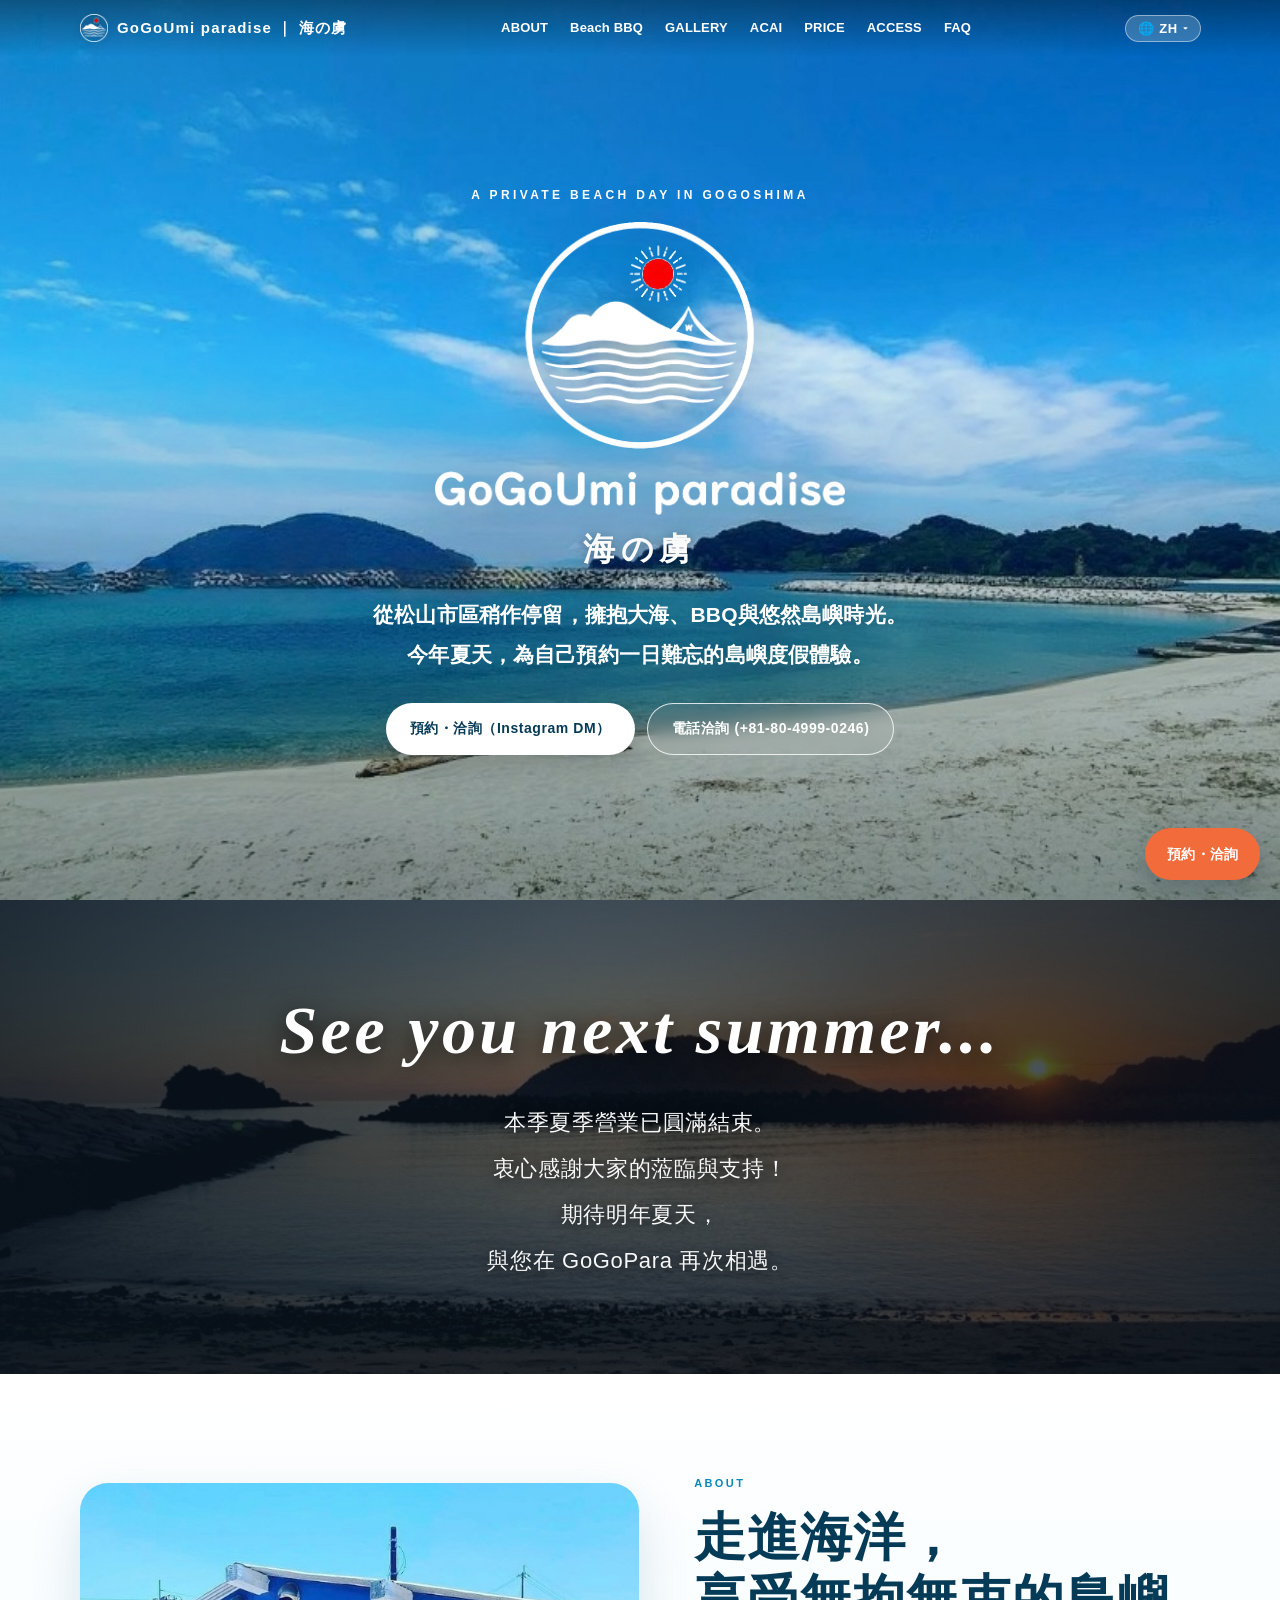
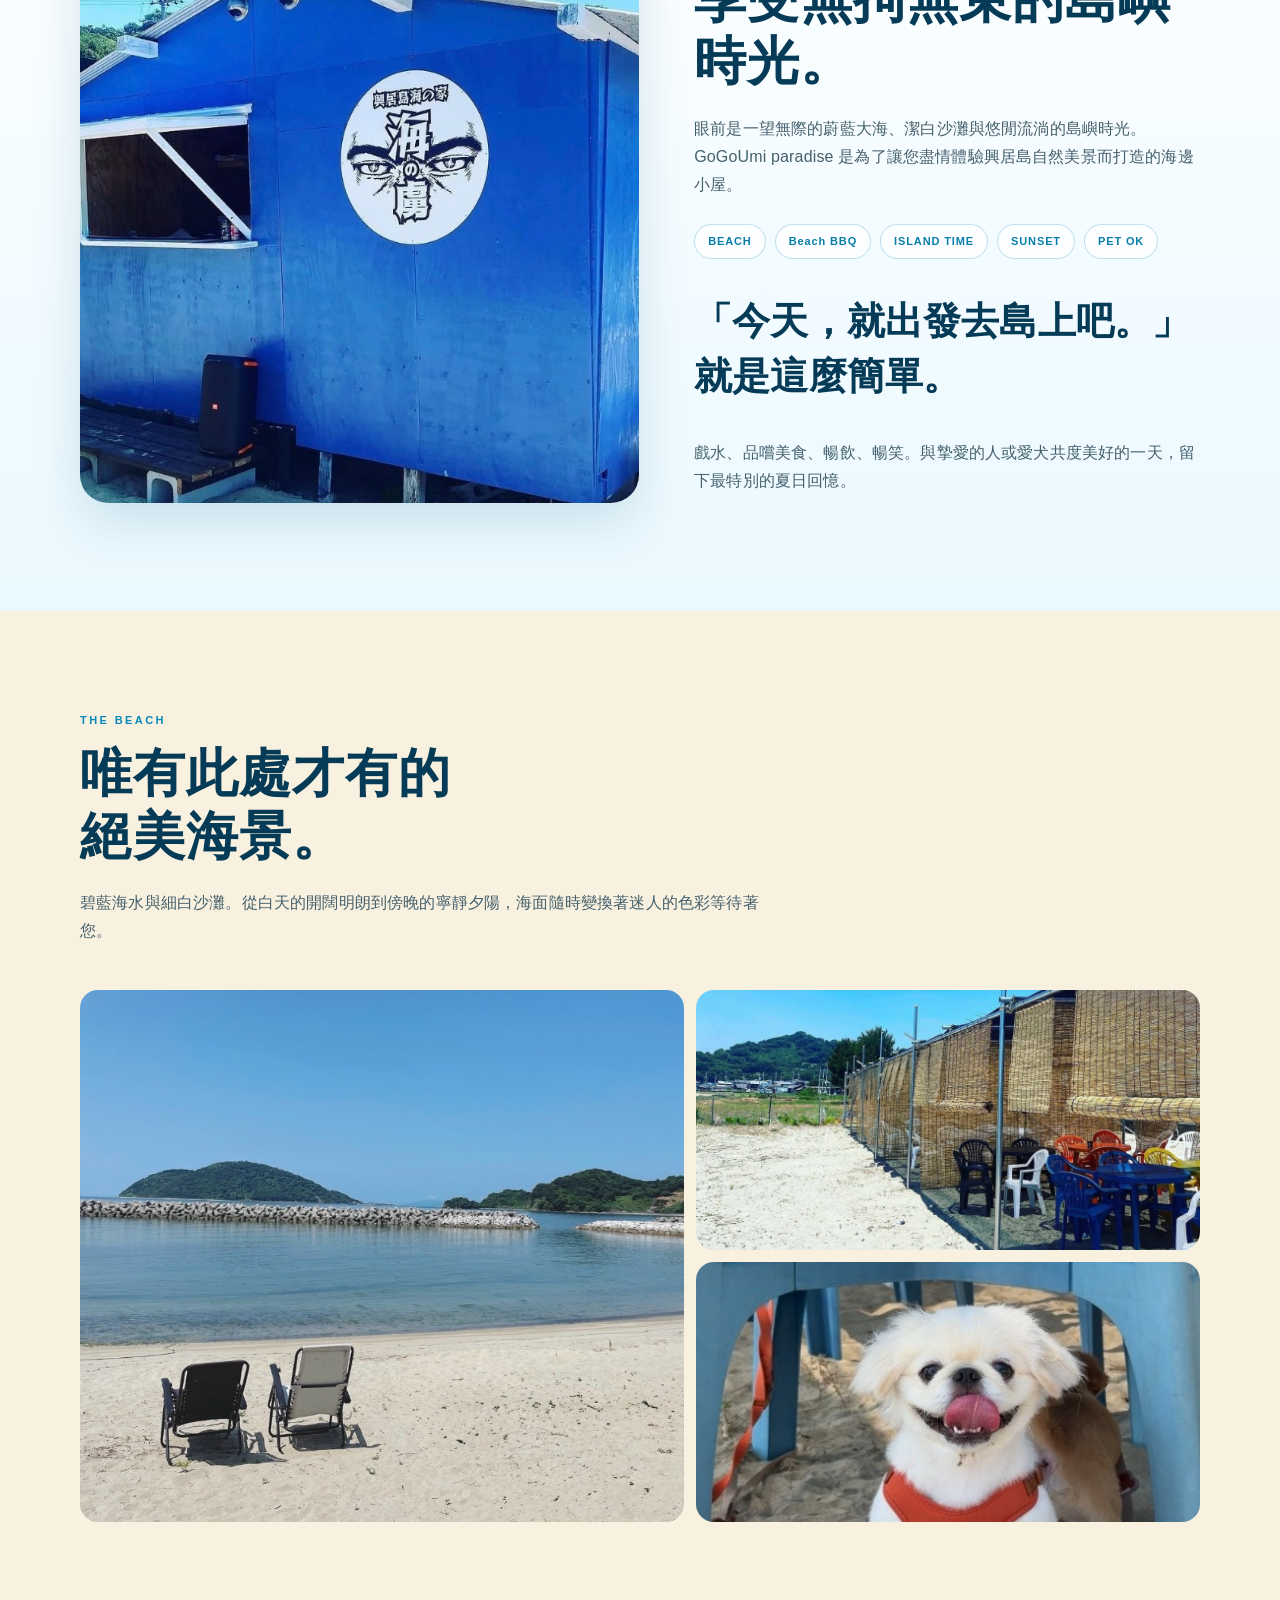
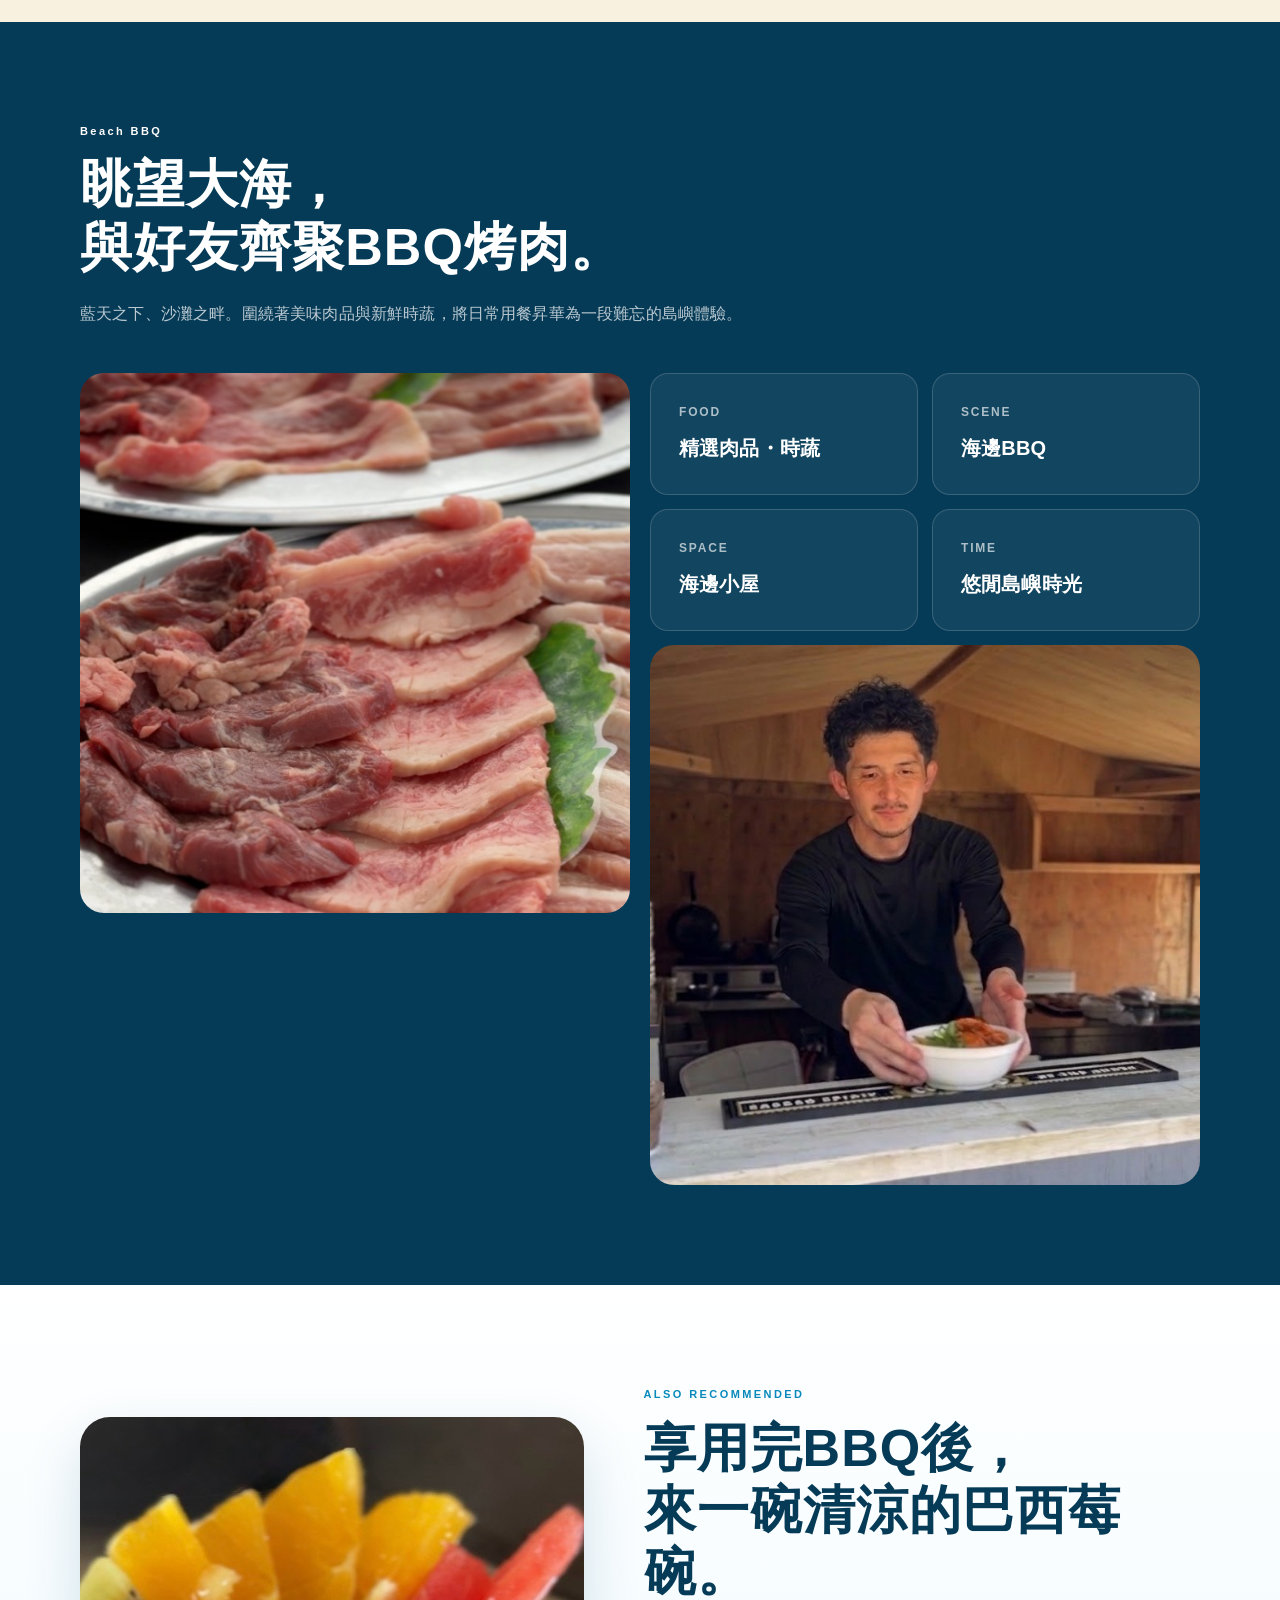
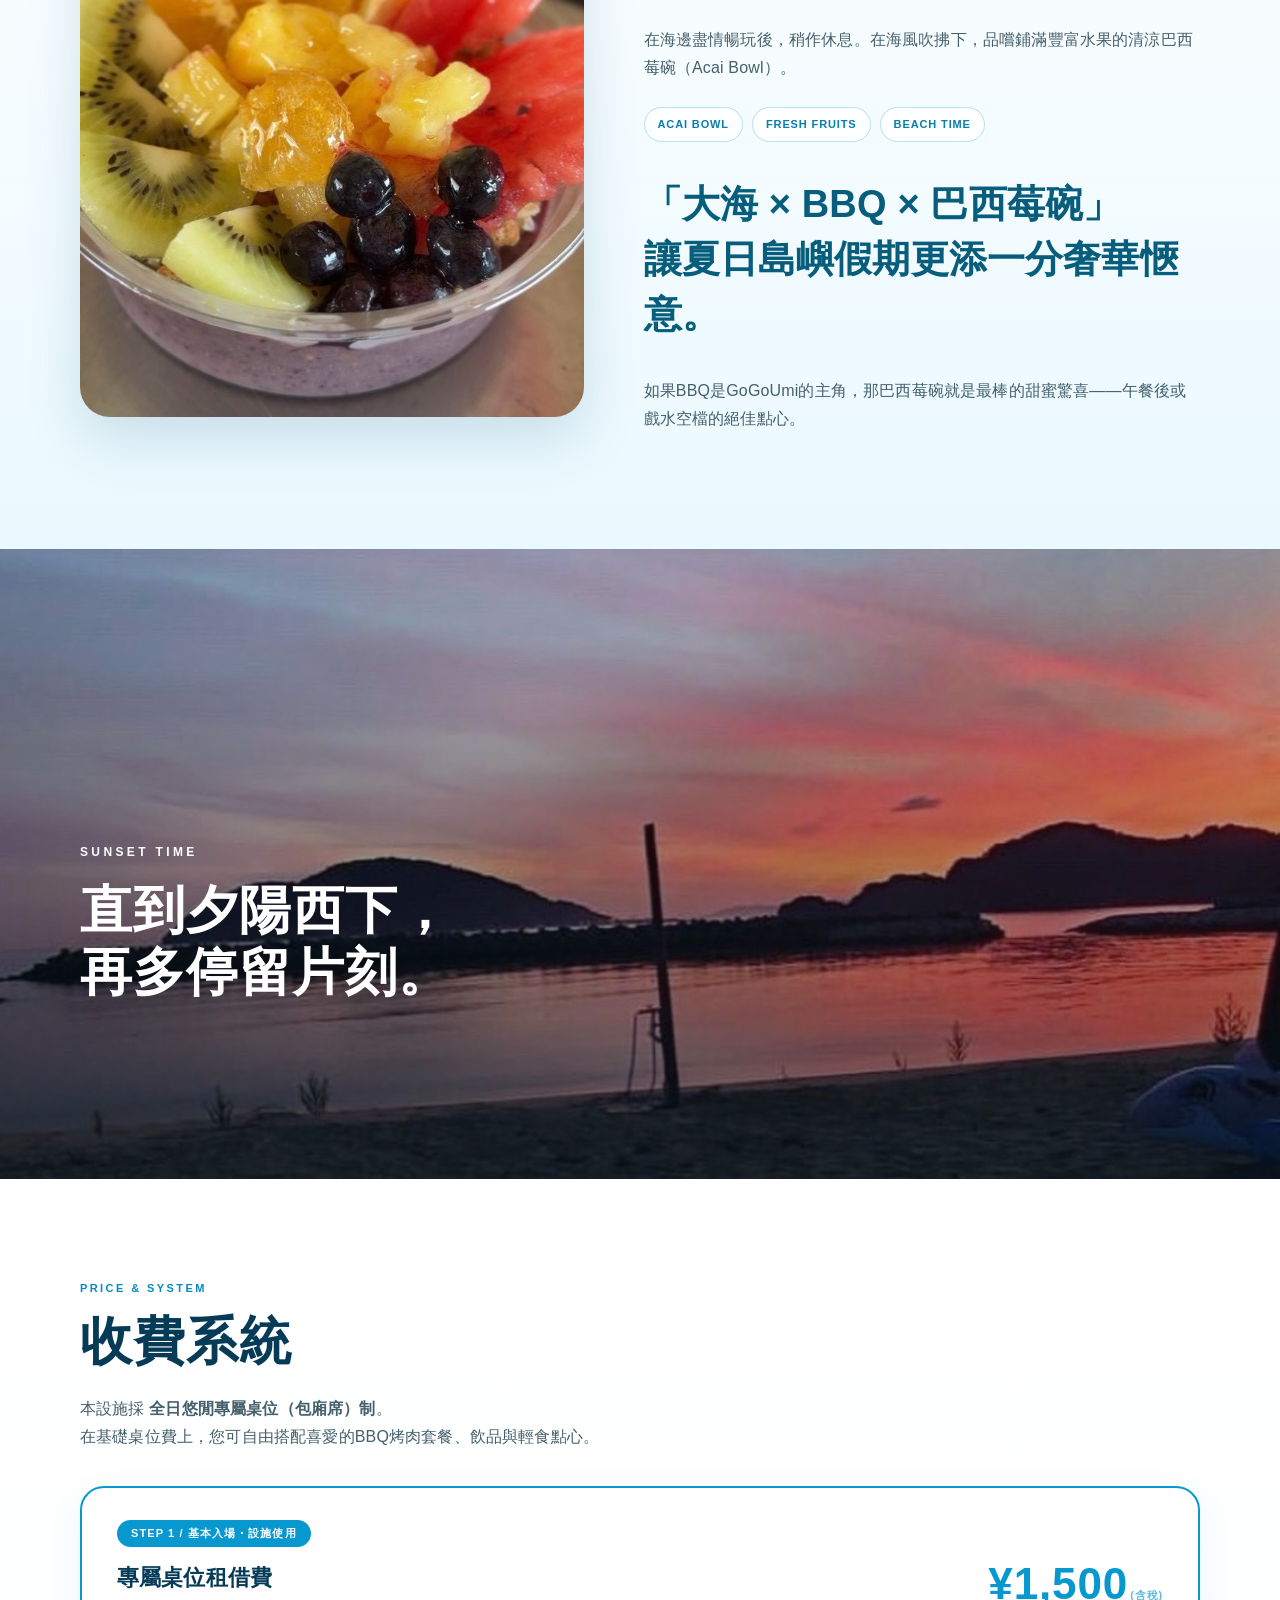
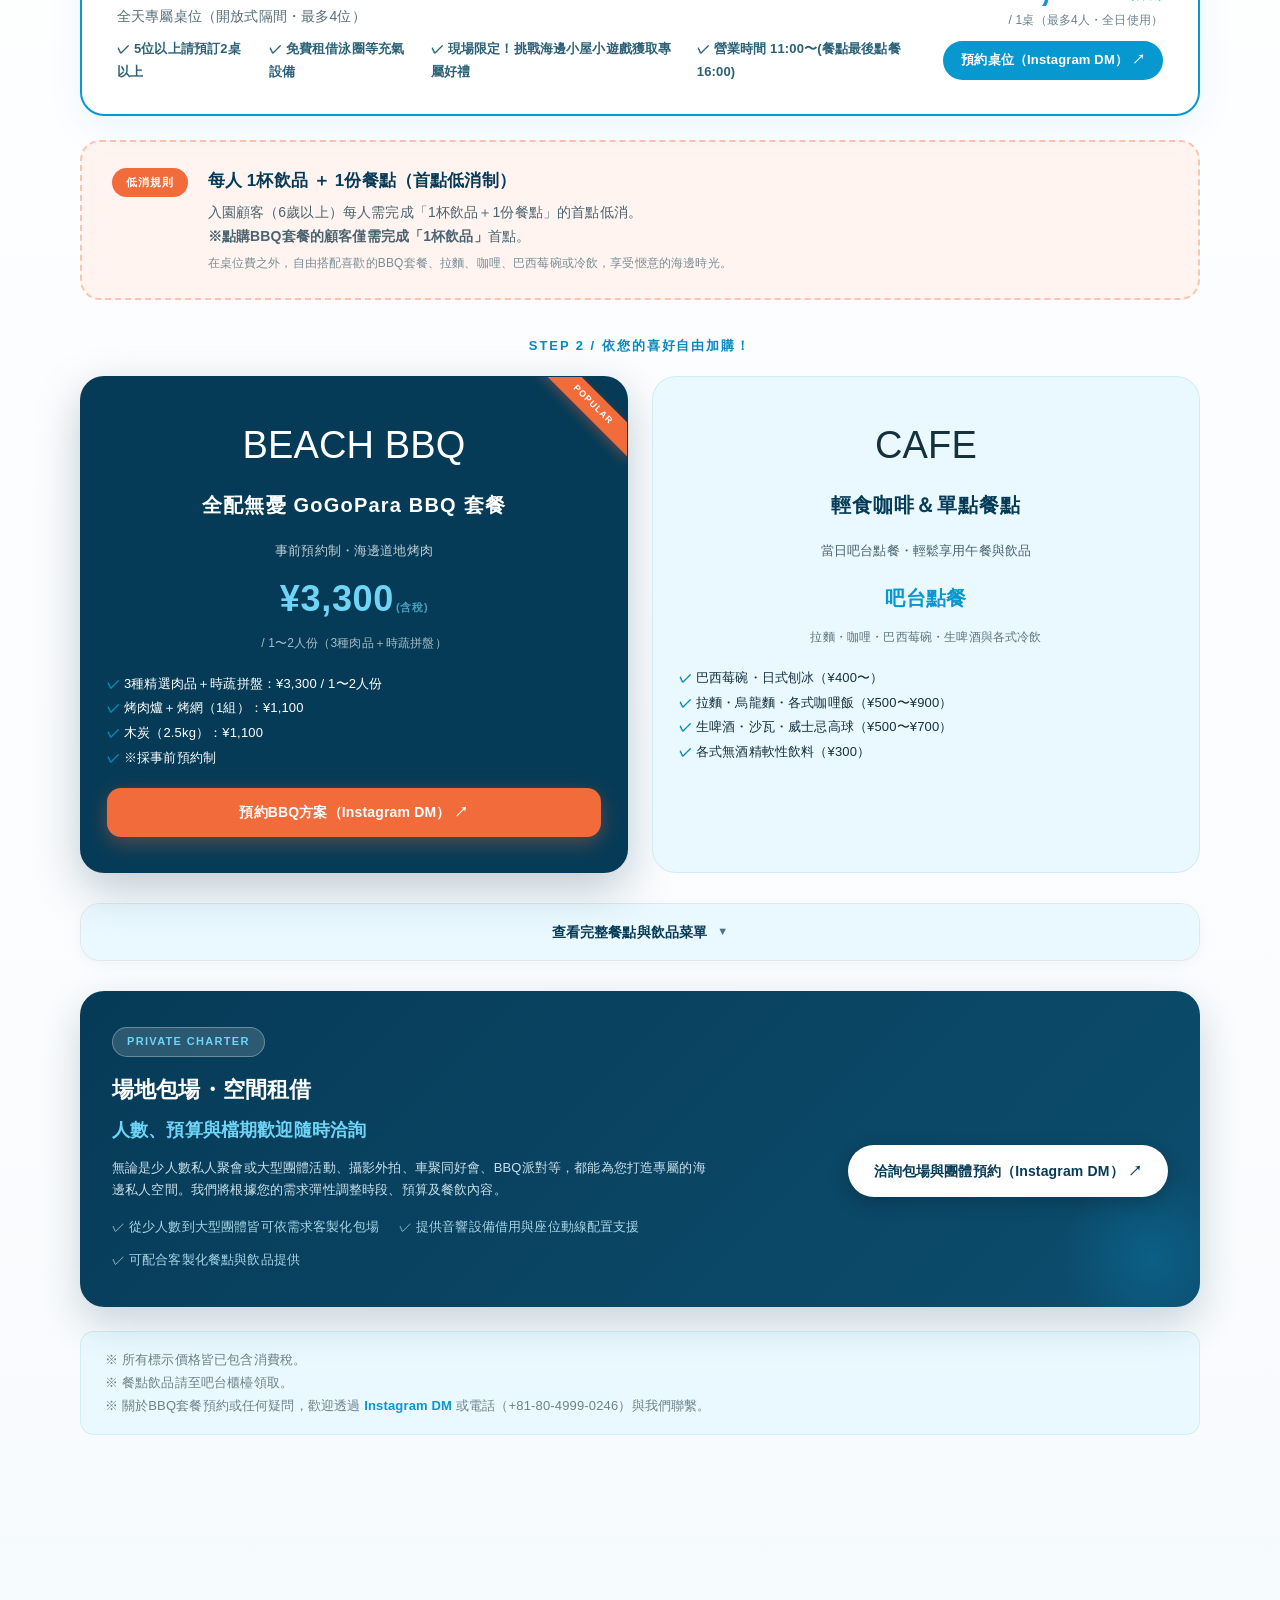
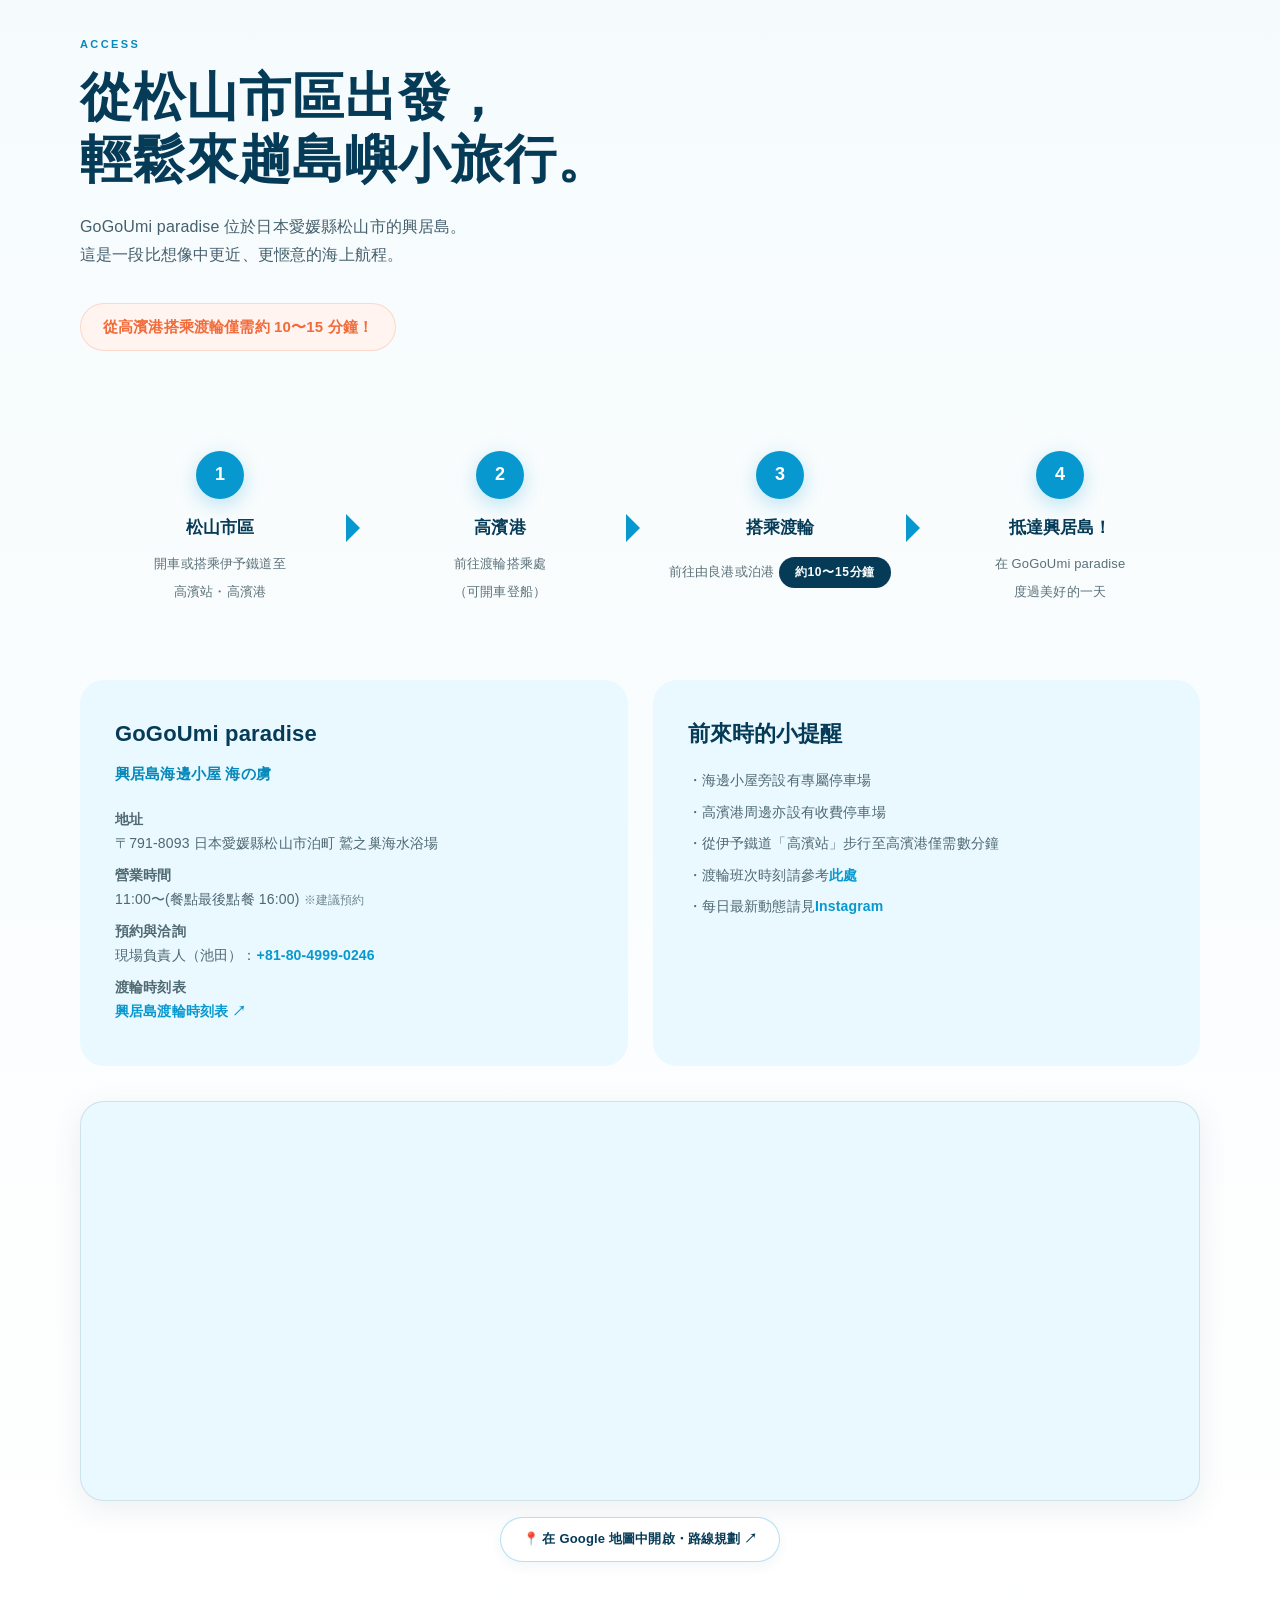
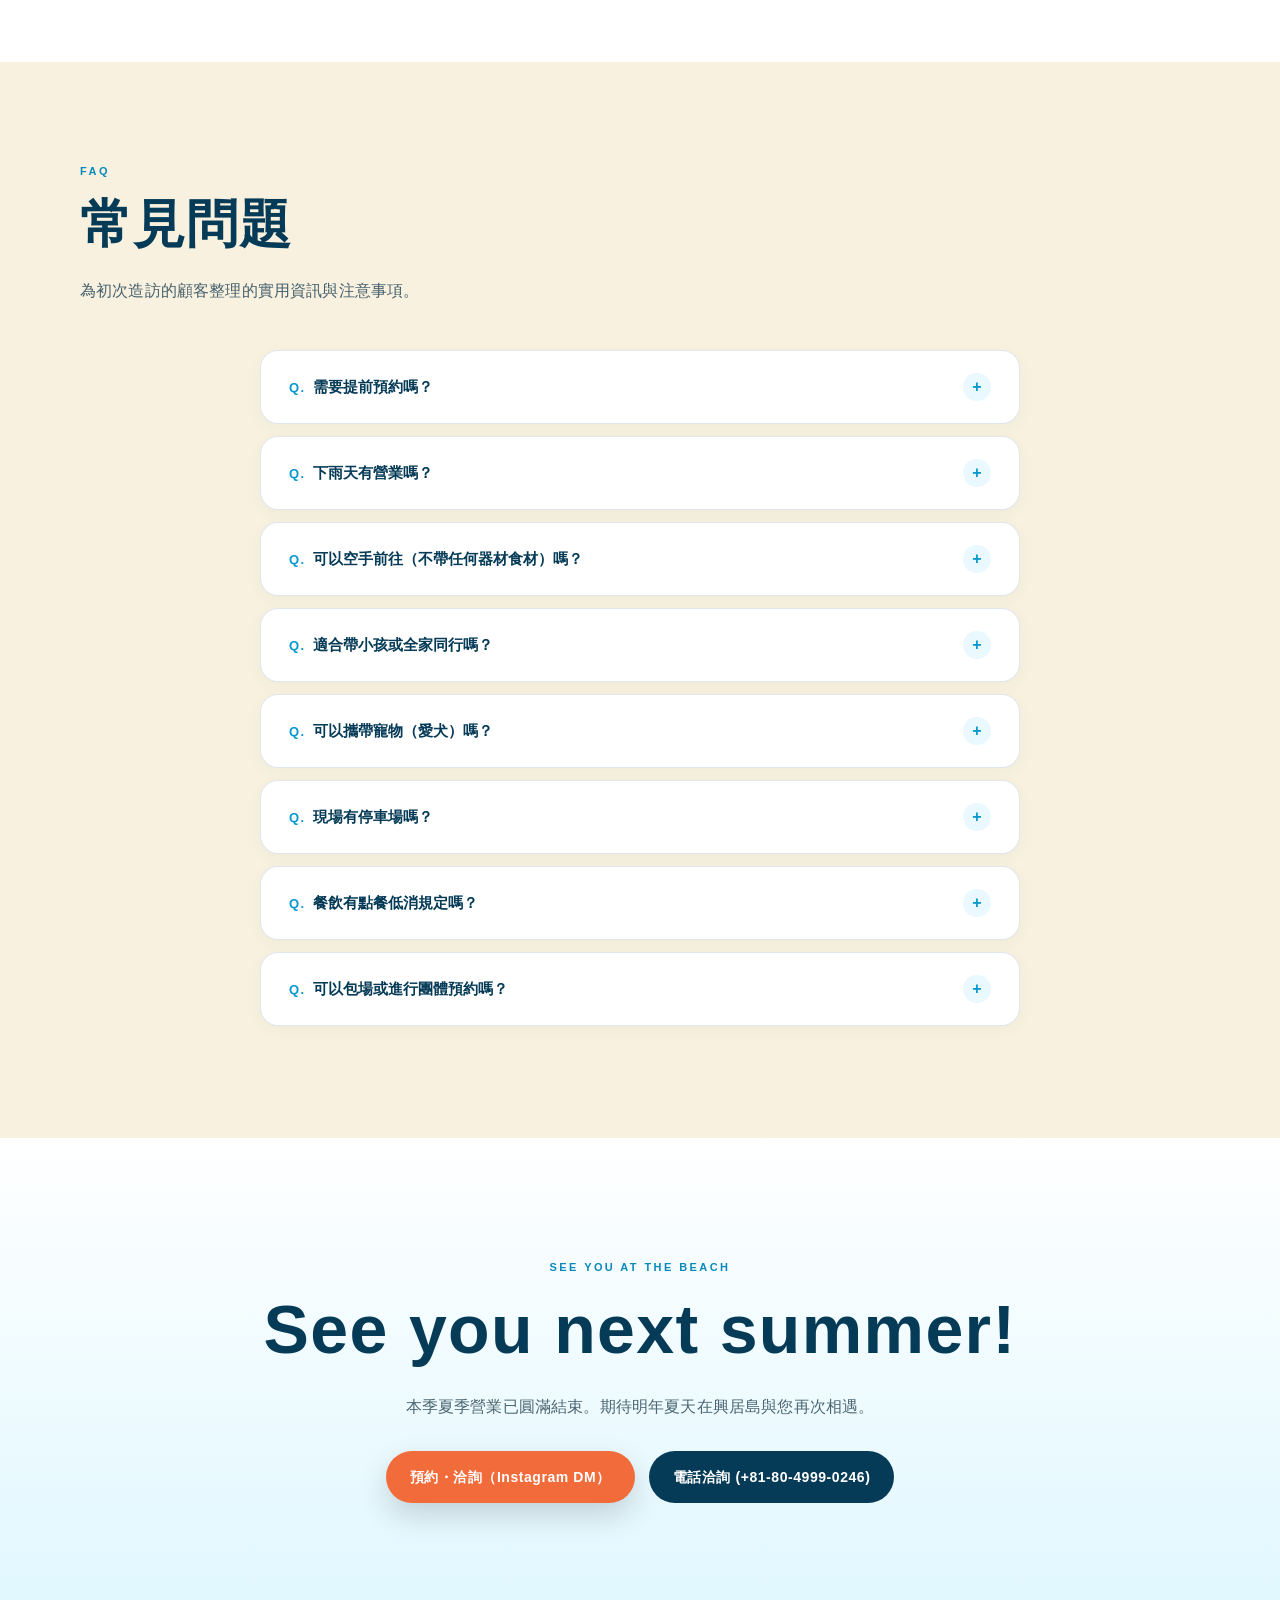
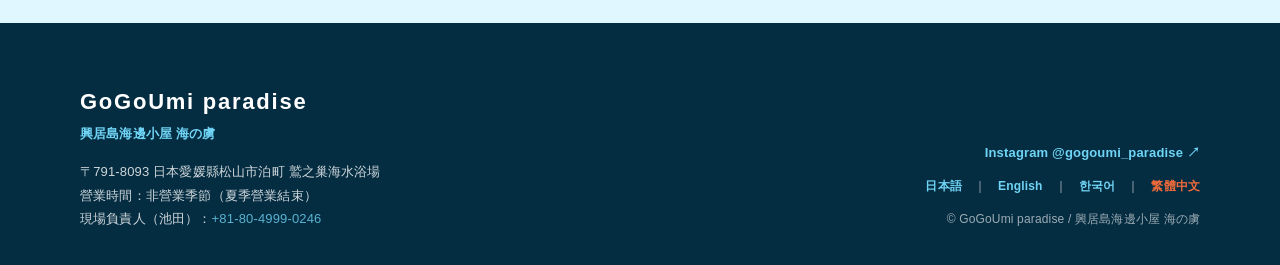
<file: zh/index.html>
<!doctype html>
<html lang="zh-TW">

<head>
  <meta charset="utf-8">
  <meta name="viewport" content="width=device-width, initial-scale=1">
  <meta name="theme-color" content="#0b8fbe">
  <title>GoGoUmi paradise｜海の虜 — 愛媛松山離島海灘小旅行・海邊小屋＆BBQ烤肉（興居島）</title>
  <meta name="description"
    content="從愛媛松山市區出發！搭渡輪僅10〜15分鐘的絕美離島小旅行。松山興居島海邊小屋『GoGoUmi paradise（海の虜）』，提供全配無負擔海灘BBQ、巴西莓碗、寵物友善。松山一日遊・海灘咖啡廳推薦。">
  <meta name="keywords" content="松山 景點, 松山 一日遊, 松山 離島, 愛媛 旅遊, 松山 海灘, 松山 烤肉, 松山 BBQ, 興居島, 鷲之巢海水浴場, GoGoUmi paradise">
  <meta name="robots" content="index, follow">
  <link rel="canonical" href="https://gogoumi-paradise.com/zh/">
  <link rel="alternate" hreflang="ja" href="https://gogoumi-paradise.com/">
  <link rel="alternate" hreflang="en" href="https://gogoumi-paradise.com/en/">
  <link rel="alternate" hreflang="zh-TW" href="https://gogoumi-paradise.com/zh/">
  <link rel="alternate" hreflang="ko" href="https://gogoumi-paradise.com/ko/">
  <link rel="alternate" hreflang="x-default" href="https://gogoumi-paradise.com/">

  <!-- OGP / SNS Meta Tags -->
  <meta property="og:type" content="website">
  <meta property="og:locale" content="zh_TW">
  <meta property="og:site_name" content="GoGoUmi paradise（海の虜）">
  <meta property="og:title" content="GoGoUmi paradise｜海の虜 — 愛媛松山離島海灘小旅行・海邊小屋＆BBQ烤肉（興居島）">
  <meta property="og:description"
    content="從愛媛松山市區出發！搭渡輪僅10分鐘的絕美離島小旅行。松山興居島海邊小屋『GoGoUmi paradise』，全配海灘BBQ、巴西莓碗、寵物同行OK、團體包場預約中。">
  <meta property="og:url" content="https://gogoumi-paradise.com/zh/">
  <meta property="og:image" content="https://gogoumi-paradise.com/images/photo12.jpeg">

  <!-- Twitter Card -->
  <meta name="twitter:card" content="summary_large_image">
  <meta name="twitter:title" content="GoGoUmi paradise｜海の虜 — 愛媛松山離島海灘小旅行・海邊小屋＆BBQ烤肉（興居島）">
  <meta name="twitter:description"
    content="從愛媛松山市區出發！搭渡輪僅10分鐘的絕美離島小旅行。松山興居島海邊小屋『GoGoUmi paradise』，全配海灘BBQ、巴西莓碗、寵物同行OK、團體包場預約中。">
  <meta name="twitter:image" content="https://gogoumi-paradise.com/images/photo12.jpeg">

  <link rel="icon" type="image/jpeg" href="../images/logo.jpeg">
  <link rel="apple-touch-icon" href="../images/logo.jpeg">
  <link rel="stylesheet" href="../style.css?v=20260829_02">

  <!-- 結構化資料 (Schema.org / JSON-LD) -->
  <!-- 1. 商家/餐廳資訊 (LocalBusiness / Restaurant) -->
  <script type="application/ld+json">
  {
    "@context": "https://schema.org",
    "@type": ["LocalBusiness", "Restaurant"],
    "@id": "https://gogoumi-paradise.com/zh/#business",
    "name": "GoGoUmi paradise（海の虜）",
    "alternateName": "愛媛松山興居島海邊小屋 GoGoUmi paradise",
    "description": "位於日本愛媛縣松山市興居島（鷲之巢海水浴場）的海邊小屋與沙灘BBQ設施。從高濱港搭渡輪僅10〜15分鐘，非常適合松山一日遊、離島海灘假期、全配BBQ、巴西莓碗、寵物友善、場地包場服務。",
    "image": "https://gogoumi-paradise.com/images/photo19.jpeg",
    "url": "https://gogoumi-paradise.com/zh/",
    "telephone": "080-4999-0246",
    "priceRange": "¥¥",
    "servesCuisine": ["BBQ", "Cafe", "Japanese"],
    "keywords": "松山 景點, 松山 一日遊, 松山 離島, 松山 海灘, 松山 烤肉, 興居島, 海邊小屋, 鷲之巢海水浴場, 巴西莓碗, 寵物同行",
    "hasMap": "https://maps.google.com/?q=%E6%84%9B%E5%A8%9E%E7%9C%8C%E6%9D%BE%E5%B1%B1%E5%B8%82%E6%Bcca%E7%94%BA%20%E9%B7%B2%E3%83%B6%E5%B7%A3%E6%B5%B7%E6%B0%B4%E6%B5%B4%E5%A0%B4",
    "address": {
      "@type": "PostalAddress",
      "streetAddress": "鷲之巢海水浴場（泊町）",
      "addressLocality": "松山市",
      "addressRegion": "愛媛縣",
      "postalCode": "791-8093",
      "addressCountry": "JP"
    },
    "geo": {
      "@type": "GeoCoordinates",
      "latitude": 33.8860,
      "longitude": 132.6840
    },
    "openingHoursSpecification": [
      {
        "@type": "OpeningHoursSpecification",
        "dayOfWeek": ["Monday", "Tuesday", "Wednesday", "Thursday", "Friday", "Saturday", "Sunday"],
        "opens": "11:00",
        "closes": "16:00"
      }
    ],
    "sameAs": [
      "https://www.instagram.com/gogoumi_paradise"
    ]
  }
  </script>

  <!-- 2. FAQ (FAQPage 複合式搜尋結果) -->
  <script type="application/ld+json">
  {
    "@context": "https://schema.org",
    "@type": "FAQPage",
    "mainEntity": [
      {
        "@type": "Question",
        "name": "需要提前預約嗎？",
        "acceptedAnswer": {
          "@type": "Answer",
          "text": "是的，建議您提前預約。歡迎透過 Instagram DM 或致電（+81-80-4999-0246）查詢空位與預訂。"
        }
      },
      {
        "@type": "Question",
        "name": "下雨天有營業嗎？",
        "acceptedAnswer": {
          "@type": "Answer",
          "text": "視天氣狀況可能暫停營業。當日最新營業狀況請至官方 Instagram 限時動態（Stories）確認。"
        }
      },
      {
        "@type": "Question",
        "name": "可以空手前往（不帶任何烤肉器材食材）嗎？",
        "acceptedAnswer": {
          "@type": "Answer",
          "text": "當然可以！BBQ套餐已包含全套烤肉設備與新鮮食材，輕鬆前往即可享受。若要戲水建議自備泳裝與毛巾。"
        }
      },
      {
        "@type": "Question",
        "name": "適合帶小孩或全家同行嗎？",
        "acceptedAnswer": {
          "@type": "Answer",
          "text": "非常歡迎！非常適合全家同樂，大人小孩都能在沙灘戲水、盡情享受BBQ時光。"
        }
      },
      {
        "@type": "Question",
        "name": "可以攜帶寵物（愛犬）嗎？",
        "acceptedAnswer": {
          "@type": "Answer",
          "text": "是的，非常歡迎攜帶寵物！您可以與愛犬在沙灘散步、共度BBQ時光。為維護其他顧客安全與環境，現場請務必繫上牽繩。"
        }
      },
      {
        "@type": "Question",
        "name": "現場有停車場嗎？",
        "acceptedAnswer": {
          "@type": "Answer",
          "text": "是的，海邊小屋旁設有專屬停車空間，開車前來也十分便利。"
        }
      },
      {
        "@type": "Question",
        "name": "餐飲有點餐低消規定嗎？",
        "acceptedAnswer": {
          "@type": "Answer",
          "text": "是的，入園顧客（6歲以上）每人需完成「1杯飲品＋1份餐點」的首點低消（※點購BBQ套餐的顧客僅需完成「1杯飲品」首點）。"
        }
      },
      {
        "@type": "Question",
        "name": "可以包場或進行團體預約嗎？",
        "acceptedAnswer": {
          "@type": "Answer",
          "text": "當然可以！無論是少人數或團體包場、私人聚會等，我們都非常歡迎。歡迎透過 Instagram DM 或電話（+81-80-4999-0246）洽詢。"
        }
      }
    ]
  }
  </script>
</head>

<body>
  <nav class="nav" id="nav">
    <div class="container nav-inner">
      <a class="brand" href="#">
        <img src="../images/logo_mark_white_clean.png" alt="GoGoUmi paradise 標誌" class="brand-mark brand-mark-white">
        <img src="../images/logo_mark_clean.png" alt="GoGoUmi paradise 標誌" class="brand-mark brand-mark-scrolled">
        <span>GoGoUmi paradise ｜ 海の虜</span>
      </a>
      <div class="nav-links">
        <a href="#about">ABOUT</a><a href="#bbq">Beach BBQ</a><a href="#gallery">GALLERY</a><a href="#acai">ACAI</a><a
          href="#price">PRICE</a><a href="#access">ACCESS</a><a href="#faq">FAQ</a>
      </div>
      <div class="nav-actions">
        <div class="lang-switcher">
          <button type="button" class="lang-btn" aria-expanded="false" aria-haspopup="true" aria-label="切換語言 / Select Language">
            <span class="lang-icon">🌐</span>
            <span class="lang-current">ZH</span>
            <span class="lang-arrow">▾</span>
          </button>
          <div class="lang-dropdown" role="menu">
            <a href="../" class="lang-item" hreflang="ja" role="menuitem">日本語 (JP)</a>
            <a href="../en/" class="lang-item" hreflang="en" role="menuitem">English (EN)</a>
            <a href="../ko/" class="lang-item" hreflang="ko" role="menuitem">한국어 (KO)</a>
            <a href="./" class="lang-item active" hreflang="zh-TW" role="menuitem">繁體中文 (ZH)</a>
          </div>
        </div>
      </div>
    </div>
  </nav>

  <header class="hero">
    <div class="hero-bg"><img src="../images/photo12.jpeg" alt="興居島蔚藍大海與美麗沙灘" fetchpriority="high"></div>
    <div class="container hero-content">
      <div>
        <div class="eyebrow">A PRIVATE BEACH DAY IN GOGOSHIMA</div>
        <h1>
          <span class="sr-only">愛媛縣松山市 興居島海邊小屋＆海灘BBQ - </span>
          <img src="../images/logo_white_center.png" alt="興居島海邊小屋 GoGoUmi paradise（海の虜）" class="hero-logo">
          <span>海の虜</span>
        </h1>
        <p class="hero-copy">從松山市區稍作停留，擁抱大海、BBQ與悠然島嶼時光。<br>今年夏天，為自己預約一日難忘的島嶼度假體驗。</p>
        <div class="cta-row">
          <a class="btn btn-primary" href="https://www.instagram.com/gogoumi_paradise" data-reserve-link target="_blank"
            rel="noopener noreferrer">預約・洽詢（Instagram DM）</a>
          <a class="btn btn-outline" href="tel:08049990246">電話洽詢 (+81-80-4999-0246)</a>
        </div>
      </div>
    </div>
  </header>

  <section class="offseason-section">
    <div class="offseason-bg">
      <img src="../images/photo20.jpeg" alt="興居島海灘美麗迷人的夕陽美景" loading="lazy" decoding="async">
    </div>
    <div class="offseason-overlay"></div>
    <div class="offseason-content">
      <h2 class="offseason-title">See you next summer...</h2>
      <p class="offseason-desc">
        本季夏季營業已圓滿結束。<br>
        衷心感謝大家的蒞臨與支持！<br>
        期待明年夏天，<br>與您在 GoGoPara 再次相遇。
      </p>
    </div>
  </section>

  <main>
    <section class="intro" id="about">
      <div class="container intro-grid">
        <div class="intro-photo"><img src="../images/photo19.jpeg" alt="GoGoUmi paradise 海邊小屋 外觀" loading="lazy"
            decoding="async"></div>
        <div>
          <div class="kicker">ABOUT</div>
          <h2>走進海洋，<br>享受無拘無束的島嶼時光。</h2>
          <p class="lead">眼前是一望無際的蔚藍大海、潔白沙灘與悠閒流淌的島嶼時光。GoGoUmi paradise 是為了讓您盡情體驗興居島自然美景而打造的海邊小屋。</p>
          <div class="badges"><span class="badge">BEACH</span><span class="badge">Beach BBQ</span><span
              class="badge">ISLAND TIME</span><span class="badge">SUNSET</span><span class="badge">PET OK</span></div>
          <p class="quote">「今天，就出發去島上吧。」<br>就是這麼簡單。</p>
          <p class="lead">戲水、品嚐美食、暢飲、暢笑。與摯愛的人或愛犬共度美好的一天，留下最特別的夏日回憶。</p>
        </div>
      </div>
    </section>

    <section class="gallery" id="gallery">
      <div class="container">
        <div class="kicker">THE BEACH</div>
        <h2>唯有此處才有的<br>絕美海景。</h2>
        <p class="lead">碧藍海水與細白沙灘。從白天的開闊明朗到傍晚的寧靜夕陽，海面隨時變換著迷人的色彩等待著您。</p>
        <div class="gallery-grid">
          <div class="g g1"><img src="../images/photo14.jpeg" alt="沙灘海灘椅與碧藍大海" loading="lazy" decoding="async"></div>
          <div class="g g2"><img src="../images/photo15.jpeg" alt="海邊小屋竹簾與露台席" loading="lazy" decoding="async"></div>
          <div class="g g3"><img src="../images/dog.jpeg" alt="在海邊一同玩耍的愛犬" loading="lazy" decoding="async"></div>
        </div>
      </div>
    </section>

    <section class="bbq" id="bbq">
      <div class="container">
        <div class="kicker">Beach BBQ</div>
        <h2>眺望大海，<br>與好友齊聚BBQ烤肉。</h2>
        <p class="lead">藍天之下、沙灘之畔。圍繞著美味肉品與新鮮時蔬，將日常用餐昇華為一段難忘的島嶼體驗。</p>
        <div class="bbq-grid">
          <div class="photo"><img src="../images/photo9_v2.jpeg" alt="美味BBQ肉品" loading="lazy" decoding="async"></div>
          <div>
            <div class="info">
              <div class="info-box"><strong>FOOD</strong><b>精選肉品・時蔬</b></div>
              <div class="info-box"><strong>SCENE</strong><b>海邊BBQ</b></div>
              <div class="info-box"><strong>SPACE</strong><b>海邊小屋</b></div>
              <div class="info-box"><strong>TIME</strong><b>悠閒島嶼時光</b></div>
            </div>
            <div class="photo bbq-sub-photo"><img src="../images/photo23_v2.jpeg" alt="在吧台親切迎接顧客的店主" loading="lazy"
                decoding="async"></div>
          </div>
        </div>
      </div>
    </section>

    <section class="acai" id="acai">
      <div class="container acai-grid">
        <div class="acai-photo"><img src="../images/acai_v2.jpeg" alt="滿滿新鮮水果的巴西莓碗" loading="lazy" decoding="async">
        </div>
        <div>
          <div class="kicker">ALSO RECOMMENDED</div>
          <h2>享用完BBQ後，<br>來一碗清涼的巴西莓碗。</h2>
          <p class="lead">在海邊盡情暢玩後，稍作休息。在海風吹拂下，品嚐鋪滿豐富水果的清涼巴西莓碗（Acai Bowl）。</p>
          <div class="badges"><span class="badge">ACAI BOWL</span><span class="badge">FRESH FRUITS</span><span
              class="badge">BEACH TIME</span></div>
          <p class="quote">「大海 × BBQ × 巴西莓碗」<br>讓夏日島嶼假期更添一分奢華愜意。</p>
          <p class="lead">如果BBQ是GoGoUmi的主角，那巴西莓碗就是最棒的甜蜜驚喜——午餐後或戲水空檔的絕佳點心。</p>
        </div>
      </div>
    </section>

    <section class="sunset">
      <img src="../images/photo11.jpeg" alt="興居島絢麗的夕陽晚霞" loading="lazy" decoding="async">
      <div class="container sunset-content">
        <div>
          <div class="eyebrow">SUNSET TIME</div>
          <h2>直到夕陽西下，<br>再多停留片刻。</h2>
        </div>
      </div>
    </section>

    <!-- ====== PRICE ====== -->
    <!-- 內容由 prices.js 動態渲染 -->
    <section class="price" id="price">
      <div class="container"></div>
    </section>

    <!-- ====== ACCESS ====== -->
    <section class="access" id="access">
      <div class="container">
        <div class="kicker">ACCESS</div>
        <h2>從松山市區出發，<br>輕鬆來趟島嶼小旅行。</h2>
        <p class="lead">GoGoUmi paradise 位於日本愛媛縣松山市的興居島。<br>這是一段比想像中更近、更愜意的海上航程。</p>
        <div class="access-highlight">從高濱港搭乘渡輪僅需約 10〜15 分鐘！</div>

        <!-- step flow -->
        <div class="access-steps">
          <div class="access-step">
            <div class="step-num">1</div>
            <span class="step-label">松山市區</span>
            <span class="step-desc">開車或搭乘伊予鐵道至<br>高濱站・高濱港</span>
          </div>
          <div class="access-step">
            <div class="step-num">2</div>
            <span class="step-label">高濱港</span>
            <span class="step-desc">前往渡輪搭乘處<br>（可開車登船）</span>
          </div>
          <div class="access-step">
            <div class="step-num">3</div>
            <span class="step-label">搭乘渡輪</span>
            <span class="step-desc">前往由良港或泊港</span>
            <span class="step-time">約10〜15分鐘</span>
          </div>
          <div class="access-step">
            <div class="step-num">4</div>
            <span class="step-label">抵達興居島！</span>
            <span class="step-desc">在 GoGoUmi paradise<br>度過美好的一天</span>
          </div>
        </div>

        <!-- detail cards -->
        <div class="access-detail">
          <div class="access-card">
            <h3>GoGoUmi paradise<br><span class="access-card-sub">興居島海邊小屋 海の虜</span></h3>
            <p><b>地址</b><br>〒791-8093 日本愛媛縣松山市泊町 鷲之巢海水浴場</p>
            <p><b>營業時間</b><br>11:00〜(餐點最後點餐 16:00) <span class="note-inline">※建議預約</span></p>
            <p><b>預約與洽詢</b><br>現場負責人（池田）：<a href="tel:08049990246" class="link-highlight">+81-80-4999-0246</a></p>
            <p><b>渡輪時刻表</b><br><a href="https://gogoshima-ferry.com/timetable_faretable/" target="_blank"
                rel="noopener noreferrer">興居島渡輪時刻表 ↗</a></p>
          </div>
          <div class="access-card">
            <h3>前來時的小提醒</h3>
            <p>・海邊小屋旁設有專屬停車場</p>
            <p>・高濱港周邊亦設有收費停車場</p>
            <p>・從伊予鐵道「高濱站」步行至高濱港僅需數分鐘</p>
            <p>・渡輪班次時刻請參考<a href="https://gogoshima-ferry.com/timetable_faretable/" target="_blank"
                rel="noopener noreferrer">此處</a></p>
            <p>・每日最新動態請見<a href="https://www.instagram.com/gogoumi_paradise" target="_blank"
                rel="noopener noreferrer">Instagram</a></p>
          </div>
        </div>

        <!-- 地圖嵌入 -->
        <div class="access-map-wrapper">
          <div class="access-map">
            <iframe
              src="https://maps.google.com/maps?output=embed&q=%E6%84%9B%E5%A8%9E%E7%9C%8C%E6%9D%BE%E5%B1%B1%E5%B8%82%E6%Bcca%E7%94%BA%20%E9%B7%B2%E3%83%B6%E5%B7%A3%E6%B5%B7%E6%B0%B4%E6%B5%B4%E5%A0%B4"
              width="100%" height="100%" allowfullscreen="" loading="lazy" referrerpolicy="no-referrer-when-downgrade"
              title="GoGoUmi paradise（鷲之巢海水浴場）交通地圖">
            </iframe>
          </div>
          <div class="access-map-action">
            <a class="btn-map-link"
              href="https://maps.google.com/?q=%E6%84%9B%E5%A8%9E%E7%9C%8C%E6%9D%BE%E5%B1%B1%E5%B8%82%E6%Bcca%E7%94%BA%20%E9%B7%B2%E3%83%B6%E5%B7%A3%E6%B5%B7%E6%B0%B4%E6%B5%B4%E5%A0%B4"
              target="_blank" rel="noopener noreferrer">
              📍 在 Google 地圖中開啟・路線規劃 ↗
            </a>
          </div>
        </div>
      </div>
    </section>

    <!-- ====== FAQ ====== -->
    <section class="faq" id="faq">
      <div class="container">
        <div class="kicker">FAQ</div>
        <h2>常見問題</h2>
        <p class="lead">為初次造訪的顧客整理的實用資訊與注意事項。</p>
        <div class="faq-list">

          <div class="faq-item">
            <button type="button" class="faq-q" aria-expanded="false">
              <div><span class="q-label">Q.</span>需要提前預約嗎？</div>
              <div class="faq-toggle">+</div>
            </button>
            <div class="faq-a">
              <div class="faq-a-inner">是的，建議您提前預約。歡迎透過 <a
                  href="https://www.instagram.com/gogoumi_paradise" target="_blank" rel="noopener noreferrer"
                  class="link-highlight">Instagram DM</a> 或致電（<a href="tel:08049990246"
                  class="link-highlight">+81-80-4999-0246</a>）查詢空位與預訂。</div>
            </div>
          </div>

          <div class="faq-item">
            <button type="button" class="faq-q" aria-expanded="false">
              <div><span class="q-label">Q.</span>下雨天有營業嗎？</div>
              <div class="faq-toggle">+</div>
            </button>
            <div class="faq-a">
              <div class="faq-a-inner">視天氣狀況可能暫停營業。當日最新營業狀況請至 <a
                  href="https://www.instagram.com/gogoumi_paradise" target="_blank" rel="noopener noreferrer"
                  class="link-highlight">Instagram</a> 限時動態（Stories）確認。</div>
            </div>
          </div>

          <div class="faq-item">
            <button type="button" class="faq-q" aria-expanded="false">
              <div><span class="q-label">Q.</span>可以空手前往（不帶任何器材食材）嗎？</div>
              <div class="faq-toggle">+</div>
            </button>
            <div class="faq-a">
              <div class="faq-a-inner">當然可以！BBQ套餐已包含全套烤肉設備與新鮮食材，輕鬆前往即可享受。若要戲水建議自備泳裝與毛巾。</div>
            </div>
          </div>

          <div class="faq-item">
            <button type="button" class="faq-q" aria-expanded="false">
              <div><span class="q-label">Q.</span>適合帶小孩或全家同行嗎？</div>
              <div class="faq-toggle">+</div>
            </button>
            <div class="faq-a">
              <div class="faq-a-inner">非常歡迎！非常適合全家同樂，大人小孩都能在沙灘戲水、盡情享受BBQ時光。</div>
            </div>
          </div>

          <div class="faq-item">
            <button type="button" class="faq-q" aria-expanded="false">
              <div><span class="q-label">Q.</span>可以攜帶寵物（愛犬）嗎？</div>
              <div class="faq-toggle">+</div>
            </button>
            <div class="faq-a">
              <div class="faq-a-inner">是的，非常歡迎攜帶寵物！您可以與愛犬在沙灘散步、共度BBQ時光。為維護其他顧客安全與環境，現場請務必繫上牽繩。</div>
            </div>
          </div>

          <div class="faq-item">
            <button type="button" class="faq-q" aria-expanded="false">
              <div><span class="q-label">Q.</span>現場有停車場嗎？</div>
              <div class="faq-toggle">+</div>
            </button>
            <div class="faq-a">
              <div class="faq-a-inner">是的，海邊小屋旁設有專屬停車空間，開車前來也十分便利。</div>
            </div>
          </div>

          <div class="faq-item">
            <button type="button" class="faq-q" aria-expanded="false">
              <div><span class="q-label">Q.</span>餐飲有點餐低消規定嗎？</div>
              <div class="faq-toggle">+</div>
            </button>
            <div class="faq-a">
              <div class="faq-a-inner">
                是的，入園顧客（6歲以上）每人需完成「1杯飲品＋1份餐點」的首點低消（※點購BBQ套餐的顧客僅需完成「1杯飲品」首點）。除桌位費外，您可自由點購BBQ套餐、拉麵、咖哩、烏龍麵或巴西莓碗等豐富餐點。
              </div>
            </div>
          </div>

          <div class="faq-item">
            <button type="button" class="faq-q" aria-expanded="false">
              <div><span class="q-label">Q.</span>可以包場或進行團體預約嗎？</div>
              <div class="faq-toggle">+</div>
            </button>
            <div class="faq-a">
              <div class="faq-a-inner">
                當然可以！無論是少人數或團體包場、私人聚會等，我們都非常歡迎。歡迎隨時透過 <a
                  href="https://www.instagram.com/gogoumi_paradise" target="_blank" rel="noopener noreferrer"
                  class="link-highlight">Instagram DM</a> 或電話（<a href="tel:08049990246"
                  class="link-highlight">+81-80-4999-0246</a>）洽詢預算與細節。
              </div>
            </div>
          </div>

        </div>
      </div>
    </section>

    <section class="final">
      <div class="container">
        <div class="kicker">SEE YOU AT THE BEACH</div>
        <h2>See you next summer!</h2>
        <p>本季夏季營業已圓滿結束。期待明年夏天在興居島與您再次相遇。</p>
        <div class="final-actions">
          <a class="btn btn-primary btn-accent" href="https://www.instagram.com/gogoumi_paradise" data-reserve-link
            target="_blank" rel="noopener noreferrer">預約・洽詢（Instagram DM）</a>
          <a class="btn btn-deep" href="tel:08049990246">電話洽詢 (+81-80-4999-0246)</a>
        </div>
      </div>
    </section>
  </main>

  <footer class="footer">
    <div class="container footer-inner">
      <div>
        <div class="footer-brand">GoGoUmi paradise</div>
        <div class="footer-sub">興居島海邊小屋 海の虜</div>
        <p class="footer-info">
          〒791-8093 日本愛媛縣松山市泊町 鷲之巢海水浴場<br>
          營業時間：非營業季節（夏季營業結束）<br>
          現場負責人（池田）：<a href="tel:08049990246">+81-80-4999-0246</a>
        </p>
      </div>
      <div class="footer-right">
        <p><a href="https://www.instagram.com/gogoumi_paradise" target="_blank" rel="noopener noreferrer">Instagram
            @gogoumi_paradise ↗</a></p>
        <div class="footer-lang">
          <a href="../" hreflang="ja">日本語</a>｜
          <a href="../en/" hreflang="en">English</a>｜
          <a href="../ko/" hreflang="ko">한국어</a>｜
          <a href="./" class="active" hreflang="zh-TW">繁體中文</a>
        </div>
        <small>© GoGoUmi paradise / 興居島海邊小屋 海の虜</small>
      </div>
    </div>
  </footer>

  <!-- 固定浮動預約列 -->
  <div class="float-bar">
    <a class="float-btn float-reserve" href="https://www.instagram.com/gogoumi_paradise" data-reserve-link
      target="_blank" rel="noopener noreferrer">
      <b>預約・洽詢</b>
    </a>
  </div>

  <!-- 繁體中文價格設定檔 -->
  <script src="prices.js?v=20260829_02" defer></script>
  <!-- 主應用程式邏輯 -->
  <script src="../app.js?v=20260829_02" defer></script>
</body>

</html>
</file>
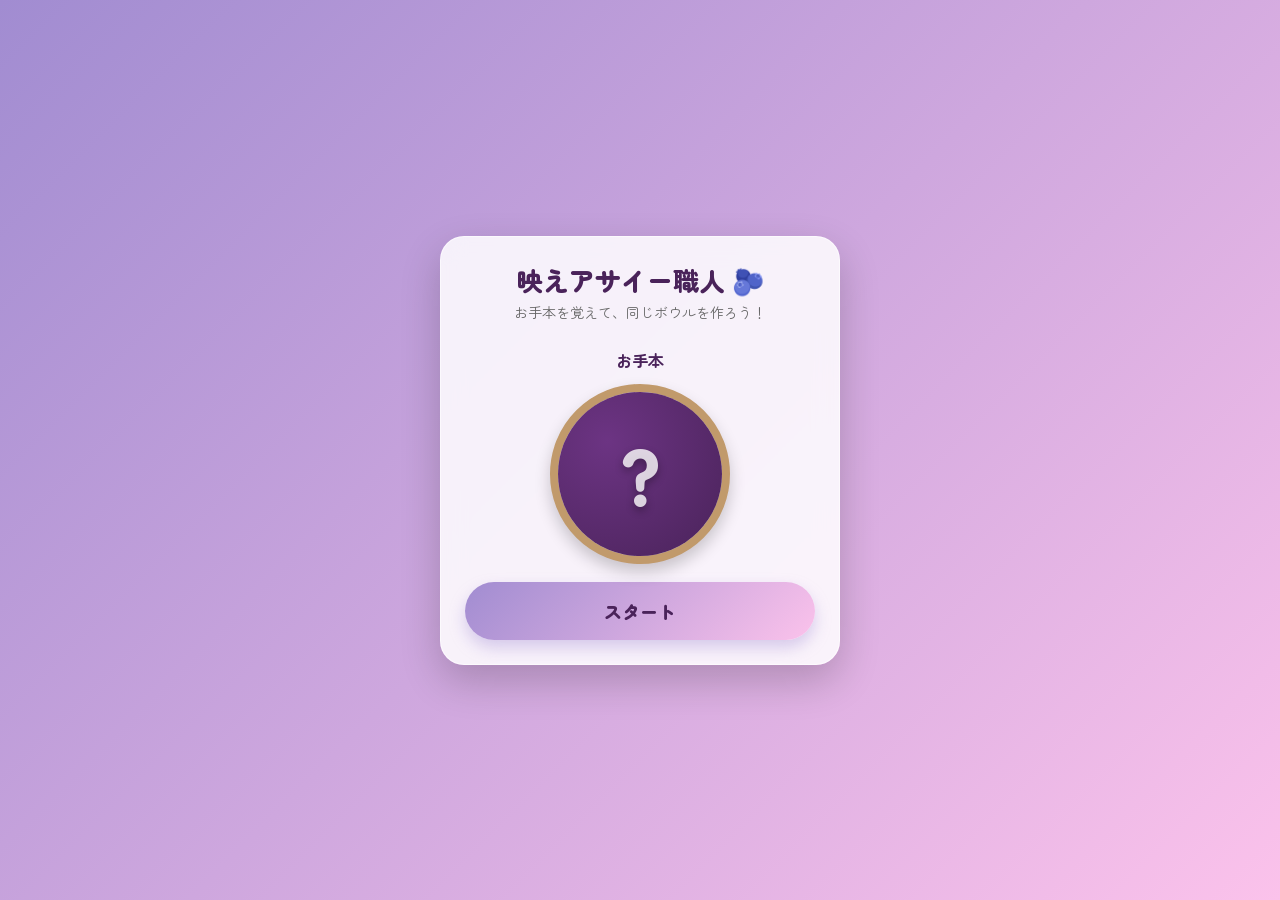
<file: apps/acai-game/index.html>
<!DOCTYPE html>
<html lang="ja">
<head>
    <meta charset="UTF-8">
    <meta name="viewport" content="width=device-width, initial-scale=1.0, maximum-scale=1.0, user-scalable=no">
    <title>映えアサイー職人</title>
    <link rel="icon" href="data:image/svg+xml,<svg xmlns=%22http://www.w3.org/2000/svg%22 viewBox=%220 0 100 100%22><text x=%2250%%22 y=%2250%%22 style=%22dominant-baseline:central;text-anchor:middle;font-size:90px;%22>🫐</text></svg>">
    <link rel="stylesheet" href="../../common/coupon.css">
    <link rel="stylesheet" href="style.css?v=16">
    <link href="https://fonts.googleapis.com/css2?family=Outfit:wght@400;700;900&family=Zen+Maru+Gothic:wght@500;700&display=swap" rel="stylesheet">
</head>
<body>
    <div class="game-container">
        <header>
            <h1>映えアサイー職人 🫐</h1>
            <p>お手本を覚えて、同じボウルを作ろう！</p>
        </header>

        <div class="game-stage">
            <div id="big-countdown" class="hidden"></div>
            <!-- お手本ボウル -->
            <div id="reference-view" class="bowl-container">
                <div class="bowl-label">お手本</div>
                <div class="bowl">
                    <div class="bowl-base"></div>
                    <div class="question-mark" id="ref-question">？</div>
                    <div class="slot-grid">
                        <div class="slot" id="ref-0"></div>
                        <div class="slot" id="ref-1"></div>
                        <div class="slot" id="ref-2"></div>
                        <div class="slot" id="ref-3"></div>
                    </div>
                </div>
            </div>

            <!-- プレイヤー用ボウル -->
            <div id="player-view" class="bowl-container hidden">
                <div class="bowl-label">あなたのボウル</div>
                <div class="bowl interactive" id="player-bowl">
                    <div class="bowl-base"></div>
                    <div class="slot-grid">
                        <div class="slot player-slot active" data-index="0" id="player-0"></div>
                        <div class="slot player-slot" data-index="1" id="player-1"></div>
                        <div class="slot player-slot" data-index="2" id="player-2"></div>
                        <div class="slot player-slot" data-index="3" id="player-3"></div>
                    </div>
                </div>
            </div>
        </div>

        <div id="palette-container" class="palette-container hidden">
            <p class="palette-label">トッピングを選択</p>
            <div id="palette" class="palette disabled">
                <button class="ing-btn" data-type="strawberry">🍓</button>
                <button class="ing-btn" data-type="banana">🍌</button>
                <button class="ing-btn" data-type="blueberry">🫐</button>
                <button class="ing-btn" data-type="mango">🥭</button>
                <button class="ing-btn" data-type="coconut">🥥</button>
                <button class="ing-btn" data-type="kiwi">🥝</button>
            </div>
        </div>

        <div class="controls">
            <button id="main-btn" class="action-btn">スタート</button>
        </div>

        <!-- 結果モーダル -->
        <div id="modal" class="modal hidden">
            <div class="modal-content">
                <h2 id="modal-title">結果発表</h2>
                <p id="modal-desc">完璧な仕上がり！</p>
                <div id="clear-time" class="hidden" style="font-size: 20px; font-weight: 900; color: #ff007f; margin-bottom: 16px;"></div>
                
                <!-- クーポン獲得セクション -->
                <div id="coupon-section" class="coupon-section hidden">
                    <p id="coupon-msg" class="coupon-msg"></p>
                    <a id="coupon-btn" href="coupon.html" class="coupon-btn hidden">🎫 クーポンを受け取る</a>
                </div>

                <div id="correct-answer" class="hidden" style="margin-top: 16px; margin-bottom: 24px;">
                    <p id="correct-label" style="font-size: 14px; color: #666; margin-bottom: 8px; font-weight: 700;">正解のお手本：</p>
                    <div class="result-bowl">
                        <div class="bowl-base"></div>
                        <div id="correct-pattern" class="result-slot-grid"></div>
                    </div>
                </div>
                <button id="retry-btn" class="action-btn">もう一度挑戦</button>
            </div>
        </div>
    </div>
    <script src="../../common/coupon-manager.js"></script>
    <script src="script.js?v=9"></script>
</body>
</html>
</file>
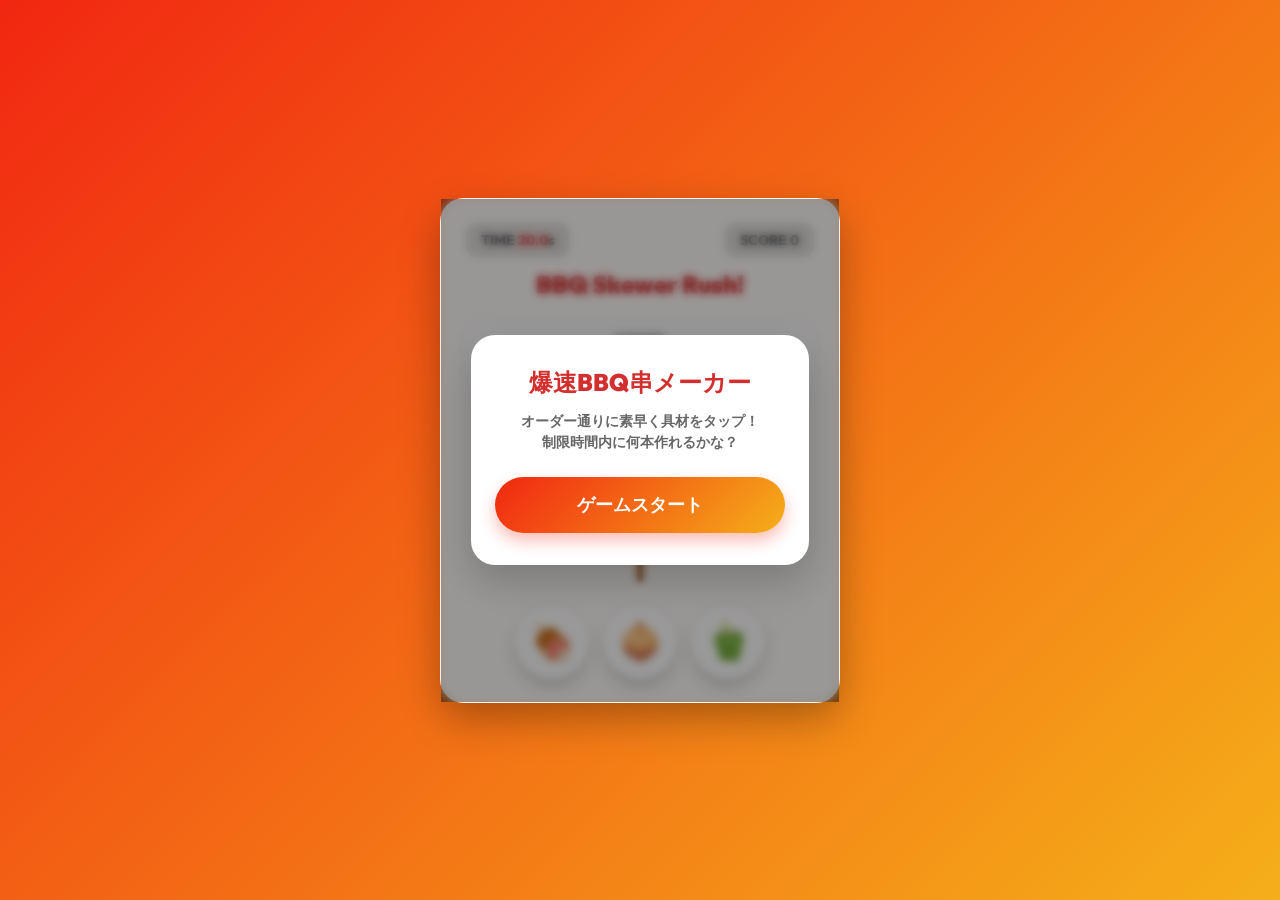
<file: apps/bbq-game/index.html>
<!DOCTYPE html>
<html lang="ja">
<head>
    <meta charset="UTF-8">
    <meta name="viewport" content="width=device-width, initial-scale=1.0, maximum-scale=1.0, user-scalable=no">
    <title>爆速BBQ串メーカー</title>
    <link rel="icon" href="data:image/svg+xml,<svg xmlns=%22http://www.w3.org/2000/svg%22 viewBox=%220 0 100 100%22><text x=%2250%%22 y=%2250%%22 style=%22dominant-baseline:central;text-anchor:middle;font-size:90px;%22>🍖</text></svg>">
    <link rel="stylesheet" href="../../common/coupon.css">
    <link rel="stylesheet" href="style.css">
    <link href="https://fonts.googleapis.com/css2?family=Outfit:wght@400;700;900&display=swap" rel="stylesheet">
</head>
<body>
    <div class="game-container">
        <header>
            <div class="stats">
                <div class="stat-box time-box">TIME <span id="time-display">20.0</span>s</div>
                <div class="stat-box score-box">SCORE <span id="score-display">0</span></div>
            </div>
            <h1>BBQ Skewer Rush!</h1>
        </header>

        <!-- オーダー表示エリア（グラスモーフィズム） -->
        <div class="order-container">
            <h3>ORDER</h3>
            <div class="order-items" id="order-items">
                <!-- JSで具材アイコンが注入される -->
            </div>
        </div>

        <!-- 串焼きステージ -->
        <div class="skewer-stage">
            <div class="skewer-stick"></div>
            <div class="skewer-items" id="skewer-items">
                <!-- 下から上へ積み上がる -->
            </div>
        </div>

        <!-- 具材ボタン -->
        <div class="controls">
            <button class="ingredient-btn" data-type="meat">🍖</button>
            <button class="ingredient-btn" data-type="onion">🧅</button>
            <button class="ingredient-btn" data-type="pepper">🫑</button>
        </div>

        <!-- カウントダウン用オーバーレイ -->
        <div id="countdown-overlay" class="countdown-overlay hidden">
            <div id="countdown-text">3</div>
        </div>

        <!-- 成功演出用エフェクト -->
        <div id="success-effect" class="success-effect hidden">NICE!✨</div>

        <!-- スタート＆結果表示モーダル -->
        <div id="modal" class="modal">
            <div class="modal-content">
                <h2 id="modal-title">爆速BBQ串メーカー</h2>
                <p id="modal-desc">オーダー通りに素早く具材をタップ！<br>制限時間内に何本作れるかな？</p>
                <div id="final-score" class="final-score hidden">
                    <span id="result-count">0</span> 本完成！
                </div>
                
                <!-- クーポン獲得セクション -->
                <div id="coupon-section" class="coupon-section hidden">
                    <p id="coupon-msg" class="coupon-msg"></p>
                    <a id="coupon-btn" href="../../common/coupon.html?game=bbq" class="coupon-btn hidden">🎫 クーポンを受け取る</a>
                </div>

                <!-- 完了した串の履歴リスト -->
                <div id="completed-skewers-container" class="hidden">
                    <div id="completed-skewers-list" class="completed-skewers-list"></div>
                </div>
                <button id="start-btn" class="action-btn">ゲームスタート</button>
            </div>
        </div>
    </div>
    <script src="../../common/coupon-manager.js"></script>
    <script src="script.js"></script>
</body>
</html>
</file>
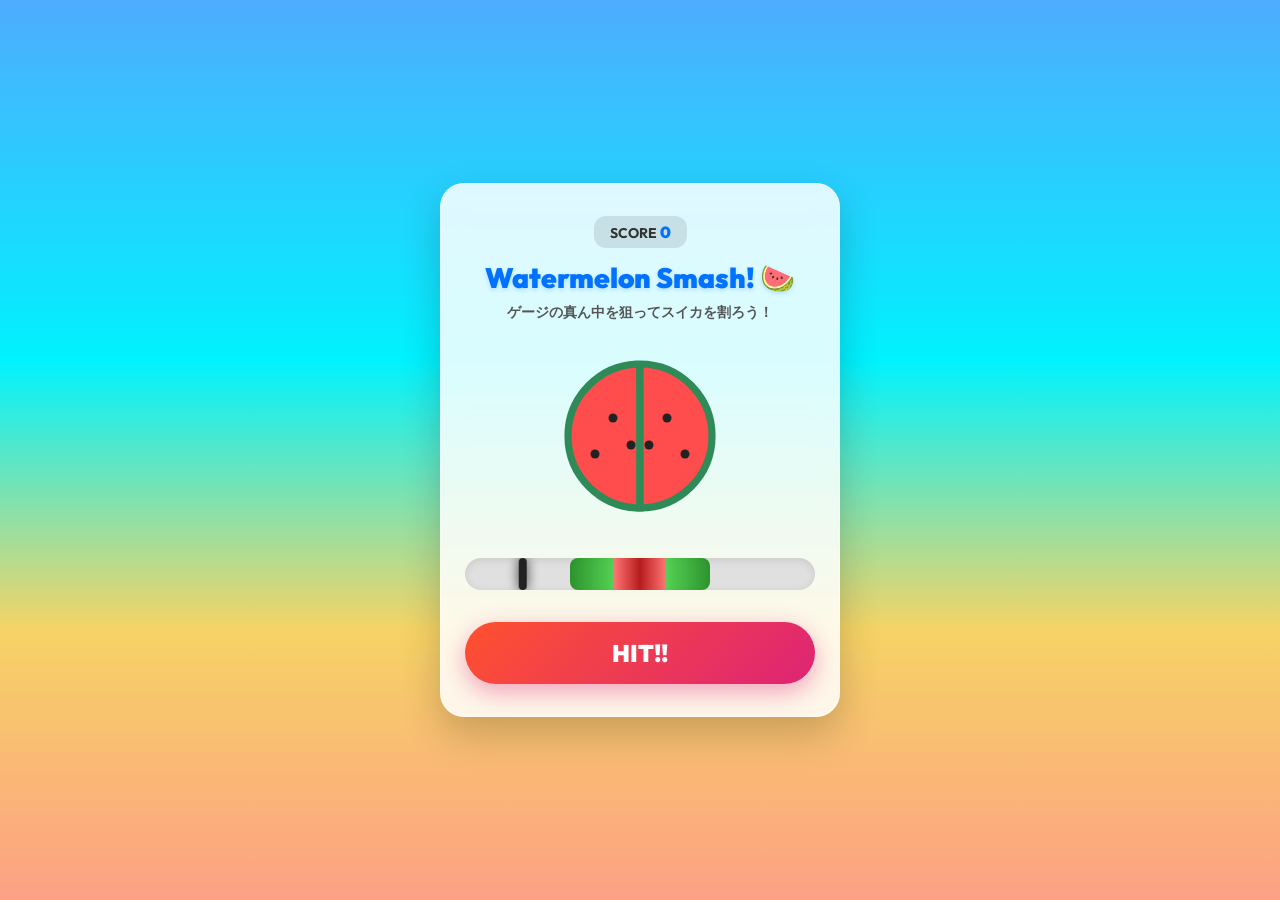
<file: apps/watermelon-game/index.html>
<!DOCTYPE html>
<html lang="ja">
<head>
    <meta charset="UTF-8">
    <meta name="viewport" content="width=device-width, initial-scale=1.0, maximum-scale=1.0, user-scalable=no">
    <title>スイカ割りゲーム！🍉</title>
    <link rel="icon" href="data:image/svg+xml,<svg xmlns=%22http://www.w3.org/2000/svg%22 viewBox=%220 0 100 100%22><text x=%2250%%22 y=%2250%%22 style=%22dominant-baseline:central;text-anchor:middle;font-size:90px;%22>🍉</text></svg>">
    <link rel="stylesheet" href="../../common/coupon.css">
    <link rel="stylesheet" href="style.css?v=5">
    <link href="https://fonts.googleapis.com/css2?family=Outfit:wght@400;700;900&display=swap" rel="stylesheet">
</head>
<body>
    <div class="game-container">
        <header>
            <div class="score-header">SCORE <span id="total-score">0</span></div>
            <h1>Watermelon Smash! 🍉</h1>
            <p>ゲージの真ん中を狙ってスイカを割ろう！</p>
        </header>

        <div class="watermelon-stage">
            <div id="watermelon" class="watermelon">
                <!-- SVGアセット：コンテナ側での可変サイズに対応できるよう viewBox 指定 -->
                <svg viewBox="0 0 100 100" preserveAspectRatio="xMidYMid meet">
                    <!-- 左半分のスイカ -->
                    <g id="melon-left" class="melon-part">
                        <!-- スイカの赤い実と緑の皮 -->
                        <path d="M 50 10 A 40 40 0 0 0 50 90 L 50 10" fill="#ff4d4d" stroke="#2e8b57" stroke-width="4"/>
                        <!-- 種 -->
                        <circle cx="35" cy="40" r="2.5" fill="#222"/>
                        <circle cx="45" cy="55" r="2.5" fill="#222"/>
                        <circle cx="25" cy="60" r="2.5" fill="#222"/>
                    </g>
                    <!-- 右半分のスイカ -->
                    <g id="melon-right" class="melon-part">
                        <path d="M 50 10 A 40 40 0 0 1 50 90 L 50 10" fill="#ff4d4d" stroke="#2e8b57" stroke-width="4"/>
                        <circle cx="65" cy="40" r="2.5" fill="#222"/>
                        <circle cx="55" cy="55" r="2.5" fill="#222"/>
                        <circle cx="75" cy="60" r="2.5" fill="#222"/>
                    </g>
                </svg>
            </div>
        </div>

        <div class="gauge-container">
            <div class="target-zone" id="target-zone"></div>
            <div class="cursor" id="cursor"></div>
        </div>

        <button id="smash-btn" class="smash-btn">HIT!!</button>

        <!-- 結果表示用のモーダル（グラスモーフィズムデザイン） -->
        <div id="result-modal" class="modal hidden">
            <div class="modal-content">
                <h2 id="result-title">Perfect!</h2>
                <div class="earned-score">獲得スコア: <span id="earned-score-val">0</span></div>
                <p id="result-desc">見事命中！</p>
                
                <!-- クーポン獲得セクション（CRITICAL時のみ表示） -->
                <div id="coupon-section" class="coupon-section hidden">
                    <p id="coupon-msg" class="coupon-msg"></p>
                    <a id="coupon-btn" href="../../common/coupon.html?game=watermelon" class="coupon-btn hidden">🎫 クーポンを受け取る</a>
                </div>

                <button id="retry-btn" class="retry-btn">もう一度遊ぶ</button>
            </div>
        </div>
    </div>
    <script src="../../common/coupon-manager.js"></script>
    <script src="script.js"></script>
</body>
</html>
</file>
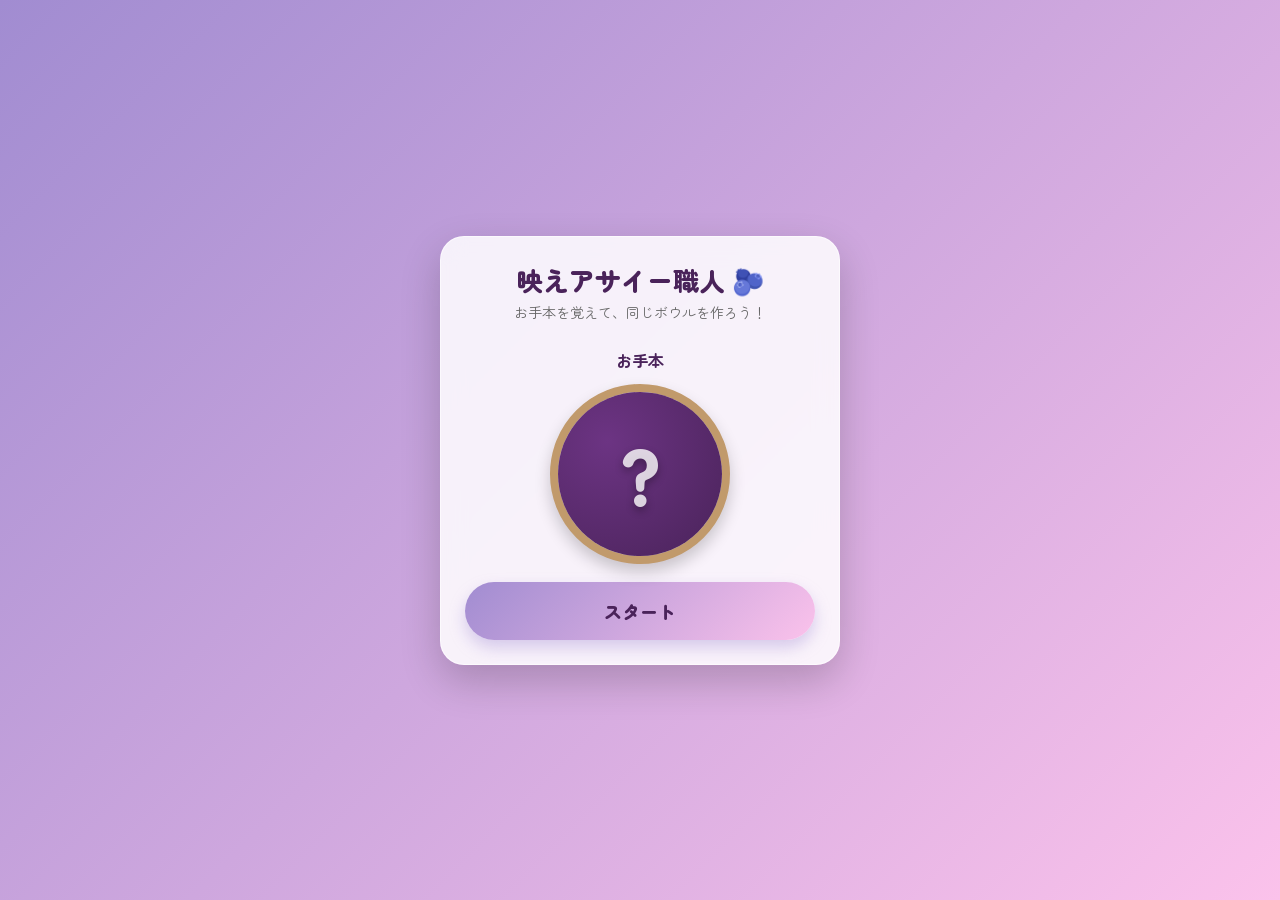
<file: games/apps/acai-game/index.html>
<!DOCTYPE html>
<html lang="ja">
<head>
    <meta charset="UTF-8">
    <meta name="viewport" content="width=device-width, initial-scale=1.0, maximum-scale=1.0, user-scalable=no">
    <title>映えアサイー職人</title>
    <link rel="icon" href="data:image/svg+xml,<svg xmlns=%22http://www.w3.org/2000/svg%22 viewBox=%220 0 100 100%22><text x=%2250%%22 y=%2250%%22 style=%22dominant-baseline:central;text-anchor:middle;font-size:90px;%22>🫐</text></svg>">
    <link rel="stylesheet" href="../../common/coupon.css">
    <link rel="stylesheet" href="style.css?v=16">
    <link href="https://fonts.googleapis.com/css2?family=Outfit:wght@400;700;900&family=Zen+Maru+Gothic:wght@500;700&display=swap" rel="stylesheet">
</head>
<body>
    <div class="game-container">
        <header>
            <h1>映えアサイー職人 🫐</h1>
            <p>お手本を覚えて、同じボウルを作ろう！</p>
        </header>

        <div class="game-stage">
            <div id="big-countdown" class="hidden"></div>
            <!-- お手本ボウル -->
            <div id="reference-view" class="bowl-container">
                <div class="bowl-label">お手本</div>
                <div class="bowl">
                    <div class="bowl-base"></div>
                    <div class="question-mark" id="ref-question">？</div>
                    <div class="slot-grid">
                        <div class="slot" id="ref-0"></div>
                        <div class="slot" id="ref-1"></div>
                        <div class="slot" id="ref-2"></div>
                        <div class="slot" id="ref-3"></div>
                    </div>
                </div>
            </div>

            <!-- プレイヤー用ボウル -->
            <div id="player-view" class="bowl-container hidden">
                <div class="bowl-label">あなたのボウル</div>
                <div class="bowl interactive" id="player-bowl">
                    <div class="bowl-base"></div>
                    <div class="slot-grid">
                        <div class="slot player-slot active" data-index="0" id="player-0"></div>
                        <div class="slot player-slot" data-index="1" id="player-1"></div>
                        <div class="slot player-slot" data-index="2" id="player-2"></div>
                        <div class="slot player-slot" data-index="3" id="player-3"></div>
                    </div>
                </div>
            </div>
        </div>

        <div id="palette-container" class="palette-container hidden">
            <p class="palette-label">トッピングを選択</p>
            <div id="palette" class="palette disabled">
                <button class="ing-btn" data-type="strawberry">🍓</button>
                <button class="ing-btn" data-type="banana">🍌</button>
                <button class="ing-btn" data-type="blueberry">🫐</button>
                <button class="ing-btn" data-type="mango">🥭</button>
                <button class="ing-btn" data-type="coconut">🥥</button>
                <button class="ing-btn" data-type="kiwi">🥝</button>
            </div>
        </div>

        <div class="controls">
            <button id="main-btn" class="action-btn">スタート</button>
        </div>

        <!-- 結果モーダル -->
        <div id="modal" class="modal hidden">
            <div class="modal-content">
                <h2 id="modal-title">結果発表</h2>
                <p id="modal-desc">完璧な仕上がり！</p>
                <div id="clear-time" class="hidden" style="font-size: 20px; font-weight: 900; color: #ff007f; margin-bottom: 16px;"></div>
                
                <!-- クーポン獲得セクション -->
                <div id="coupon-section" class="coupon-section hidden">
                    <p id="coupon-msg" class="coupon-msg"></p>
                    <a id="coupon-btn" href="../../common/coupon.html?game=acai" class="coupon-btn hidden">🎫 クーポンを受け取る</a>
                </div>

                <div id="correct-answer" class="hidden" style="margin-top: 16px; margin-bottom: 24px;">
                    <p id="correct-label" style="font-size: 14px; color: #666; margin-bottom: 8px; font-weight: 700;">正解のお手本：</p>
                    <div class="result-bowl">
                        <div class="bowl-base"></div>
                        <div id="correct-pattern" class="result-slot-grid"></div>
                    </div>
                </div>
                <button id="retry-btn" class="action-btn">もう一度挑戦</button>
            </div>
        </div>
    </div>
    <script src="../../common/coupon-manager.js"></script>
    <script src="script.js?v=9"></script>
</body>
</html>
</file>
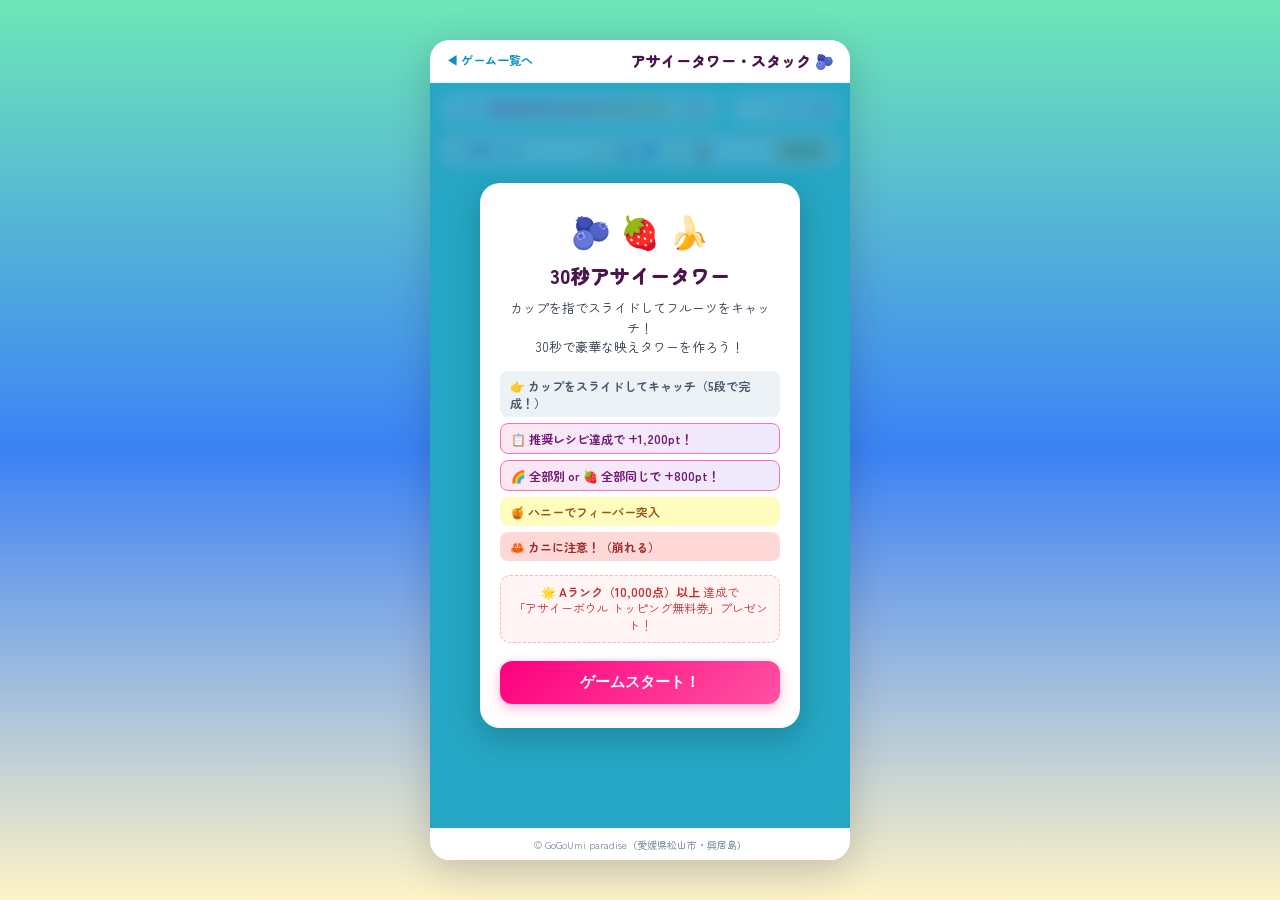
<file: games/apps/acai-tower/index.html>
<!DOCTYPE html>
<html lang="ja">
<head>
    <meta charset="UTF-8">
    <meta name="viewport" content="width=device-width, initial-scale=1.0, maximum-scale=1.0, user-scalable=no">
    <title>30秒アサイータワー・スタック 🫐｜GoGoUmi paradise</title>
    <link rel="icon" href="data:image/svg+xml,<svg xmlns=%22http://www.w3.org/2000/svg%22 viewBox=%220 0 100 100%22><text x=%2250%%22 y=%2250%%22 style=%22dominant-baseline:central;text-anchor:middle;font-size:90px;%22>🫐</text></svg>">
    <link rel="stylesheet" href="../../common/coupon.css">
    <link rel="stylesheet" href="style.css?v=20">
    <link href="https://fonts.googleapis.com/css2?family=Outfit:wght@400;700;900&family=Zen+Maru+Gothic:wght@500;700;900&display=swap" rel="stylesheet">
</head>
<body>
    <div class="game-wrapper">
        <!-- ヘッダー（タイトル・戻るリンク） -->
        <header class="game-header">
            <a href="../../portal.html" class="back-link">◀ ゲーム一覧へ</a>
            <h1>アサイータワー・スタック 🫐</h1>
        </header>

        <!-- メインゲームエリア -->
        <div class="canvas-container">
            <!-- 上部ステータスバー（タイマー＆スコア） -->
            <div class="status-bar">
                <div class="timer-box">
                    <span class="status-label">TIME</span>
                    <div class="time-bar-bg">
                        <div id="time-bar-fill" class="time-bar-fill"></div>
                    </div>
                    <span id="time-text" class="time-text">30s</span>
                </div>
                <div class="score-box">
                    <span class="status-label">SCORE</span>
                    <span id="score-text" class="score-val">0</span>
                </div>
            </div>

            <!-- 推奨レシピオーダーバー -->
            <div class="order-bar-container">
                <div class="target-order-bar">
                    <span class="order-label">📋 推奨レシピ:</span>
                    <div id="order-items-list" class="order-items-list"></div>
                    <span class="order-bonus-tag">+1,200pt</span>
                </div>
            </div>

            <!-- コンボ & フィーバーバッジ -->
            <div class="badge-layer">
                <div id="combo-badge" class="badge-combo hidden">0 COMBO</div>
                <div id="fever-badge" class="badge-fever hidden">🍯 FEVER!</div>
            </div>

            <!-- ゲーム描画用Canvas -->
            <canvas id="game-canvas"></canvas>

            <!-- スタート前オーバーレイ -->
            <div id="start-screen" class="overlay-screen">
                <div class="start-card">
                    <div class="start-icon">🫐 🍓 🍌</div>
                    <h2>30秒アサイータワー</h2>
                    <p class="start-desc">カップを指でスライドしてフルーツをキャッチ！<br>30秒で豪華な映えタワーを作ろう！</p>
                    
                    <div class="rule-chips">
                        <span class="chip">👉 <strong>カップをスライドしてキャッチ（5段で完成！）</strong></span>
                        <span class="chip chip-special">📋 <strong>推奨レシピ達成で +1,200pt！</strong></span>
                        <span class="chip chip-special">🌈 全部別 or 🍓 全部同じで <strong>+800pt！</strong></span>
                        <span class="chip chip-gold">🍯 ハニーでフィーバー突入</span>
                        <span class="chip chip-warn">🦀 カニに注意！（崩れる）</span>
                    </div>

                    <div class="coupon-hint">
                        <strong>🌟 Aランク（10,000点）以上</strong> 達成で<br>
                        「アサイーボウル トッピング無料券」プレゼント！
                    </div>

                    <button id="start-btn" class="action-btn">ゲームスタート！</button>
                </div>
            </div>

            <!-- カウントダウンオーバーレイ -->
            <div id="countdown-overlay" class="countdown-overlay hidden">
                <div id="countdown-number" class="countdown-num">3</div>
            </div>

            <!-- 結果発表モーダル -->
            <div id="result-modal" class="modal hidden">
                <div class="modal-card">
                    <div class="modal-header">
                        <span id="result-rank-badge" class="rank-badge">RANK A</span>
                        <h2 id="result-rank-title">🌟 プロアサイー職人</h2>
                    </div>

                    <div class="score-summary">
                        <div class="summary-item">
                            <span class="item-label">最終スコア</span>
                            <span id="result-score" class="item-value score-highlight">0</span>
                        </div>
                        <div class="summary-sub-grid">
                            <div class="summary-sub-item">
                                <span class="item-label">完成杯数</span>
                                <span id="result-bowls-count" class="item-value">0 杯</span>
                            </div>
                            <div class="summary-sub-item">
                                <span class="item-label">最大コンボ</span>
                                <span id="result-max-combo" class="item-value">0 COMBO</span>
                            </div>
                        </div>
                    </div>

                    <!-- クーポン獲得セクション -->
                    <div id="coupon-section" class="coupon-section hidden">
                        <p id="coupon-msg" class="coupon-msg"></p>
                        <a id="coupon-btn" href="#" class="coupon-btn hidden">🎫 クーポンを受け取る</a>
                    </div>

                    <div class="modal-actions">
                        <button id="retry-btn" class="action-btn retry-btn">もう一度挑戦</button>
                        <button id="share-btn" class="action-btn share-btn">𝕏 で結果をシェア</button>
                        <a href="../../portal.html" class="action-btn home-btn">🎮 ゲーム一覧へ</a>
                    </div>
                </div>
            </div>
        </div>

        <footer class="game-footer">
            <p>© GoGoUmi paradise（愛媛県松山市・興居島）</p>
        </footer>
    </div>

    <script src="../../common/coupon-manager.js"></script>
    <script src="script.js?v=20"></script>
</body>
</html>
</file>
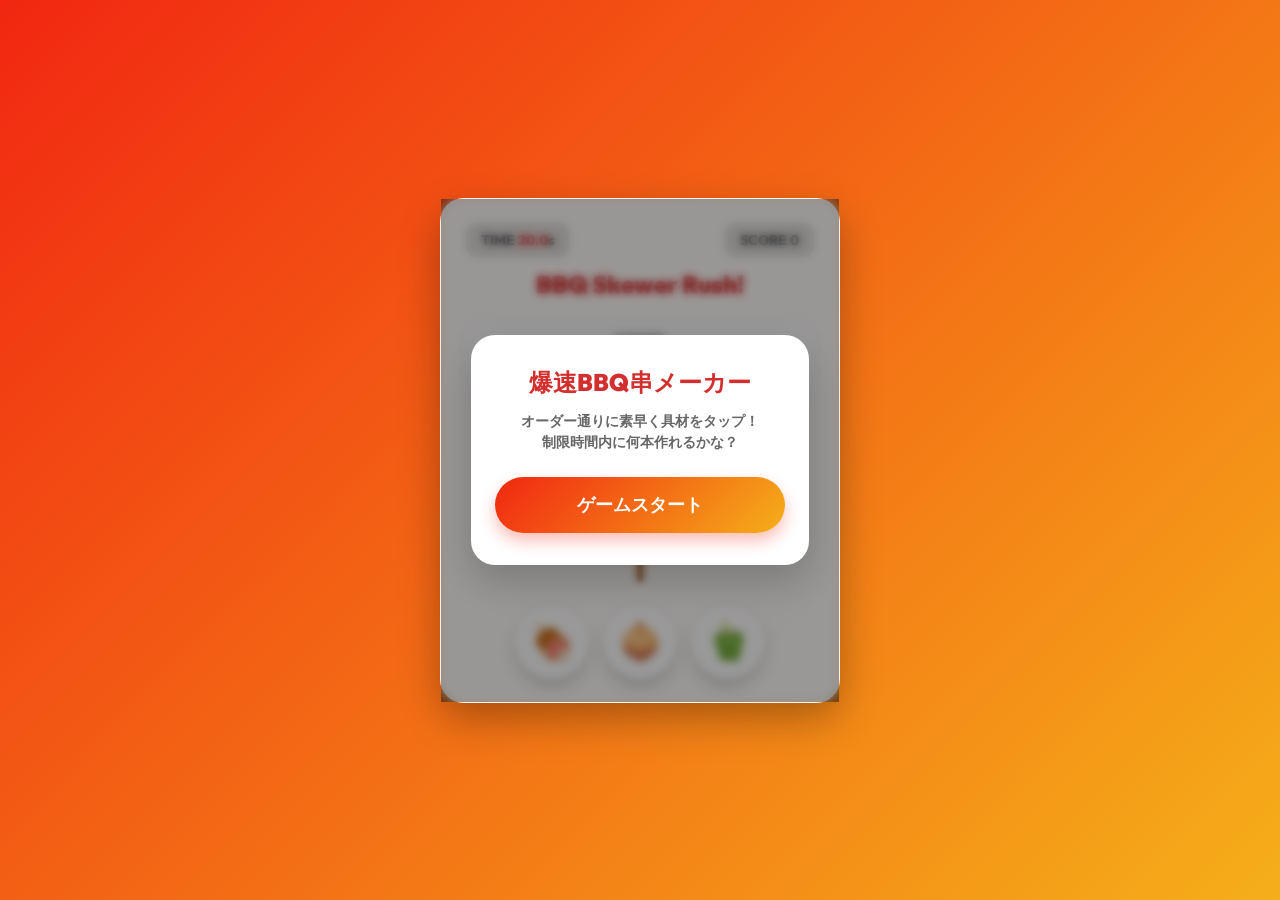
<file: games/apps/bbq-game/index.html>
<!DOCTYPE html>
<html lang="ja">
<head>
    <meta charset="UTF-8">
    <meta name="viewport" content="width=device-width, initial-scale=1.0, maximum-scale=1.0, user-scalable=no">
    <title>爆速BBQ串メーカー</title>
    <link rel="icon" href="data:image/svg+xml,<svg xmlns=%22http://www.w3.org/2000/svg%22 viewBox=%220 0 100 100%22><text x=%2250%%22 y=%2250%%22 style=%22dominant-baseline:central;text-anchor:middle;font-size:90px;%22>🍖</text></svg>">
    <link rel="stylesheet" href="../../common/coupon.css">
    <link rel="stylesheet" href="style.css">
    <link href="https://fonts.googleapis.com/css2?family=Outfit:wght@400;700;900&display=swap" rel="stylesheet">
</head>
<body>
    <div class="game-container">
        <header>
            <div class="stats">
                <div class="stat-box time-box">TIME <span id="time-display">20.0</span>s</div>
                <div class="stat-box score-box">SCORE <span id="score-display">0</span></div>
            </div>
            <h1>BBQ Skewer Rush!</h1>
        </header>

        <!-- オーダー表示エリア -->
        <div class="order-container">
            <h3>ORDER</h3>
            <div class="order-items" id="order-items"></div>
        </div>

        <!-- 串焼きステージ -->
        <div class="skewer-stage">
            <div class="skewer-stick"></div>
            <div class="skewer-items" id="skewer-items"></div>
        </div>

        <!-- 具材ボタン -->
        <div class="controls">
            <button class="ingredient-btn" data-type="meat">🍖</button>
            <button class="ingredient-btn" data-type="onion">🧅</button>
            <button class="ingredient-btn" data-type="pepper">🫑</button>
        </div>

        <!-- カウントダウン用オーバーレイ -->
        <div id="countdown-overlay" class="countdown-overlay hidden">
            <div id="countdown-text">3</div>
        </div>

        <!-- 成功演出用エフェクト -->
        <div id="success-effect" class="success-effect hidden">NICE!✨</div>

        <!-- スタート＆結果表示モーダル -->
        <div id="modal" class="modal">
            <div class="modal-content">
                <h2 id="modal-title">爆速BBQ串メーカー</h2>
                <p id="modal-desc">オーダー通りに素早く具材をタップ！<br>制限時間内に何本作れるかな？</p>
                <div id="final-score" class="final-score hidden">
                    <span id="result-count">0</span> 本完成！
                </div>
                
                <!-- クーポン獲得セクション -->
                <div id="coupon-section" class="coupon-section hidden">
                    <p id="coupon-msg" class="coupon-msg"></p>
                    <a id="coupon-btn" href="../../common/coupon.html?game=bbq" class="coupon-btn hidden">🎫 クーポンを受け取る</a>
                </div>

                <!-- 完了した串の履歴リスト -->
                <div id="completed-skewers-container" class="hidden">
                    <div id="completed-skewers-list" class="completed-skewers-list"></div>
                </div>
                <button id="start-btn" class="action-btn">ゲームスタート</button>
            </div>
        </div>
    </div>
    <script src="../../common/coupon-manager.js"></script>
    <script src="script.js"></script>
</body>
</html>
</file>
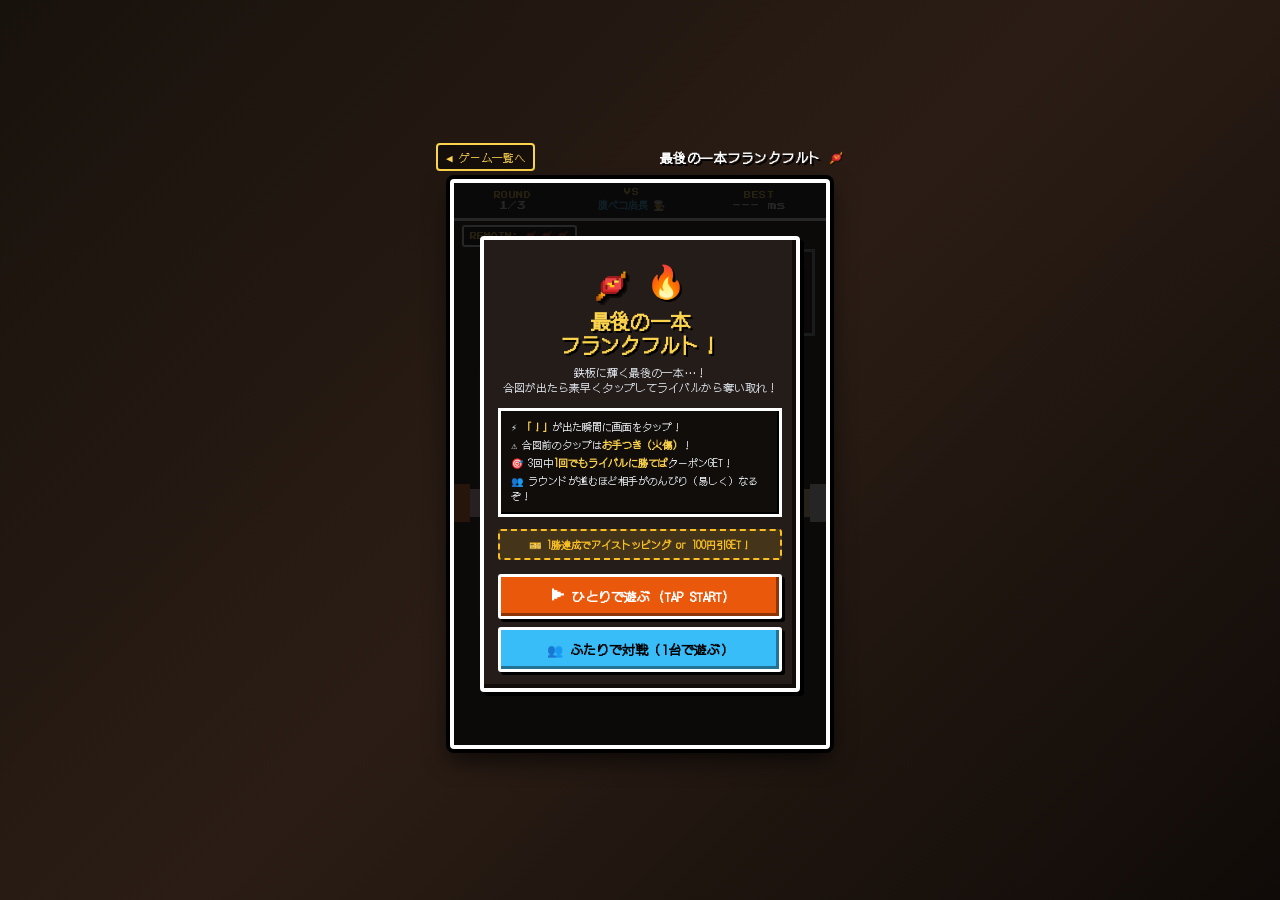
<file: games/apps/frankfurt-game/index.html>
<!DOCTYPE html>
<html lang="ja">
<head>
    <meta charset="UTF-8">
    <meta name="viewport" content="width=device-width, initial-scale=1.0, maximum-scale=1.0, user-scalable=no">
    <title>最後の一本フランクフルト｜GoGoUmi paradise</title>
    <link rel="icon" href="data:image/svg+xml,<svg xmlns=%22http://www.w3.org/2000/svg%22 viewBox=%220 0 16 16%22><rect x=%221%22 y=%2213%22 width=%222%22 height=%222%22 fill=%22%23b45309%22/><rect x=%222%22 y=%2212%22 width=%222%22 height=%222%22 fill=%22%23d97706%22/><rect x=%223%22 y=%2211%22 width=%222%22 height=%222%22 fill=%22%23f59e0b%22/><rect x=%223%22 y=%226%22 width=%228%22 height=%226%22 rx=%222%22 fill=%22%23991b1b%22/><rect x=%225%22 y=%224%22 width=%228%22 height=%226%22 rx=%222%22 fill=%22%23991b1b%22/><rect x=%224%22 y=%226%22 width=%227%22 height=%225%22 fill=%22%23dc2626%22/><rect x=%225%22 y=%225%22 width=%227%22 height=%225%22 fill=%22%23ef4444%22/><rect x=%225%22 y=%228%22 width=%221%22 height=%222%22 fill=%22%237f1d1d%22/><rect x=%228%22 y=%226%22 width=%221%22 height=%222%22 fill=%22%237f1d1d%22/><rect x=%2210%22 y=%225%22 width=%221%22 height=%222%22 fill=%22%237f1d1d%22/><rect x=%226%22 y=%227%22 width=%222%22 height=%221%22 fill=%22%23facc15%22/><rect x=%227%22 y=%228%22 width=%222%22 height=%221%22 fill=%22%23facc15%22/><rect x=%229%22 y=%226%22 width=%222%22 height=%221%22 fill=%22%23fde047%22/><rect x=%2212%22 y=%223%22 width=%222%22 height=%222%22 fill=%22%23d97706%22/><rect x=%2213%22 y=%222%22 width=%221%22 height=%221%22 fill=%22%23f59e0b%22/></svg>">
    <link rel="stylesheet" href="../../common/coupon.css">
    <link rel="stylesheet" href="style.css?v=2">
    <link href="https://fonts.googleapis.com/css2?family=DotGothic16&family=Outfit:wght@700;900&family=Press+Start+2P&family=Zen+Maru+Gothic:wght@700;900&display=swap" rel="stylesheet">
</head>
<body>
    <div class="game-wrapper">
        <!-- ヘッダー（タイトル・戻るリンク） -->
        <header class="game-header">
            <a href="../../portal.html" class="back-link">◀ ゲーム一覧へ</a>
            <h1>最後の一本フランクフルト <svg class="pixel-frank-icon" viewBox="0 0 16 16" width="1em" height="1em" fill="none" xmlns="http://www.w3.org/2000/svg"><rect x="1" y="13" width="2" height="2" fill="#b45309"/><rect x="2" y="12" width="2" height="2" fill="#d97706"/><rect x="3" y="11" width="2" height="2" fill="#f59e0b"/><rect x="3" y="6" width="8" height="6" rx="2" fill="#991b1b"/><rect x="5" y="4" width="8" height="6" rx="2" fill="#991b1b"/><rect x="4" y="6" width="7" height="5" fill="#dc2626"/><rect x="5" y="5" width="7" height="5" fill="#ef4444"/><rect x="5" y="8" width="1" height="2" fill="#7f1d1d"/><rect x="8" y="6" width="1" height="2" fill="#7f1d1d"/><rect x="10" y="5" width="1" height="2" fill="#7f1d1d"/><rect x="6" y="7" width="2" height="1" fill="#facc15"/><rect x="7" y="8" width="2" height="1" fill="#facc15"/><rect x="9" y="6" width="2" height="1" fill="#fde047"/><rect x="12" y="3" width="2" height="2" fill="#d97706"/><rect x="13" y="2" width="1" height="1" fill="#f59e0b"/></svg></h1>
        </header>

        <!-- メインゲームエリア -->
        <div class="canvas-container">
            <!-- 上部レトロステータスバー -->
            <div class="status-bar">
                <div class="round-box">
                    <span class="status-label">ROUND</span>
                    <span id="round-text" class="round-val">1/3</span>
                </div>
                <div class="rival-box">
                    <span class="status-label">VS</span>
                    <span id="rival-name" class="rival-val">腹ペコ店長 👨‍🍳</span>
                </div>
                <div class="best-box">
                    <span class="status-label">BEST</span>
                    <span id="best-time-text" class="best-val">--- ms</span>
                </div>
            </div>

            <!-- 残り挑戦回数アイコンバー -->
            <div class="attempts-bar">
                <span class="attempts-label">REMAIN:</span>
                <div id="attempts-icons" class="attempts-icons">
                    <span class="attempt-icon active"><svg class="pixel-frank-icon" viewBox="0 0 16 16" width="1em" height="1em" fill="none" xmlns="http://www.w3.org/2000/svg"><rect x="1" y="13" width="2" height="2" fill="#b45309"/><rect x="2" y="12" width="2" height="2" fill="#d97706"/><rect x="3" y="11" width="2" height="2" fill="#f59e0b"/><rect x="3" y="6" width="8" height="6" rx="2" fill="#991b1b"/><rect x="5" y="4" width="8" height="6" rx="2" fill="#991b1b"/><rect x="4" y="6" width="7" height="5" fill="#dc2626"/><rect x="5" y="5" width="7" height="5" fill="#ef4444"/><rect x="5" y="8" width="1" height="2" fill="#7f1d1d"/><rect x="8" y="6" width="1" height="2" fill="#7f1d1d"/><rect x="10" y="5" width="1" height="2" fill="#7f1d1d"/><rect x="6" y="7" width="2" height="1" fill="#facc15"/><rect x="7" y="8" width="2" height="1" fill="#facc15"/><rect x="9" y="6" width="2" height="1" fill="#fde047"/><rect x="12" y="3" width="2" height="2" fill="#d97706"/><rect x="13" y="2" width="1" height="1" fill="#f59e0b"/></svg></span>
                    <span class="attempt-icon active"><svg class="pixel-frank-icon" viewBox="0 0 16 16" width="1em" height="1em" fill="none" xmlns="http://www.w3.org/2000/svg"><rect x="1" y="13" width="2" height="2" fill="#b45309"/><rect x="2" y="12" width="2" height="2" fill="#d97706"/><rect x="3" y="11" width="2" height="2" fill="#f59e0b"/><rect x="3" y="6" width="8" height="6" rx="2" fill="#991b1b"/><rect x="5" y="4" width="8" height="6" rx="2" fill="#991b1b"/><rect x="4" y="6" width="7" height="5" fill="#dc2626"/><rect x="5" y="5" width="7" height="5" fill="#ef4444"/><rect x="5" y="8" width="1" height="2" fill="#7f1d1d"/><rect x="8" y="6" width="1" height="2" fill="#7f1d1d"/><rect x="10" y="5" width="1" height="2" fill="#7f1d1d"/><rect x="6" y="7" width="2" height="1" fill="#facc15"/><rect x="7" y="8" width="2" height="1" fill="#facc15"/><rect x="9" y="6" width="2" height="1" fill="#fde047"/><rect x="12" y="3" width="2" height="2" fill="#d97706"/><rect x="13" y="2" width="1" height="1" fill="#f59e0b"/></svg></span>
                    <span class="attempt-icon active"><svg class="pixel-frank-icon" viewBox="0 0 16 16" width="1em" height="1em" fill="none" xmlns="http://www.w3.org/2000/svg"><rect x="1" y="13" width="2" height="2" fill="#b45309"/><rect x="2" y="12" width="2" height="2" fill="#d97706"/><rect x="3" y="11" width="2" height="2" fill="#f59e0b"/><rect x="3" y="6" width="8" height="6" rx="2" fill="#991b1b"/><rect x="5" y="4" width="8" height="6" rx="2" fill="#991b1b"/><rect x="4" y="6" width="7" height="5" fill="#dc2626"/><rect x="5" y="5" width="7" height="5" fill="#ef4444"/><rect x="5" y="8" width="1" height="2" fill="#7f1d1d"/><rect x="8" y="6" width="1" height="2" fill="#7f1d1d"/><rect x="10" y="5" width="1" height="2" fill="#7f1d1d"/><rect x="6" y="7" width="2" height="1" fill="#facc15"/><rect x="7" y="8" width="2" height="1" fill="#facc15"/><rect x="9" y="6" width="2" height="1" fill="#fde047"/><rect x="12" y="3" width="2" height="2" fill="#d97706"/><rect x="13" y="2" width="1" height="1" fill="#f59e0b"/></svg></span>
                </div>
            </div>

            <!-- ゲーム描画用Canvas（ピクセルパーフェクト240x360） -->
            <canvas id="game-canvas" width="240" height="360"></canvas>

            <!-- スタート前オーバーレイ -->
            <div id="start-screen" class="overlay-screen">
                <div class="start-card pixel-card">
                    <div class="start-pixel-icon"><svg class="pixel-frank-icon" viewBox="0 0 16 16" width="1em" height="1em" fill="none" xmlns="http://www.w3.org/2000/svg"><rect x="1" y="13" width="2" height="2" fill="#b45309"/><rect x="2" y="12" width="2" height="2" fill="#d97706"/><rect x="3" y="11" width="2" height="2" fill="#f59e0b"/><rect x="3" y="6" width="8" height="6" rx="2" fill="#991b1b"/><rect x="5" y="4" width="8" height="6" rx="2" fill="#991b1b"/><rect x="4" y="6" width="7" height="5" fill="#dc2626"/><rect x="5" y="5" width="7" height="5" fill="#ef4444"/><rect x="5" y="8" width="1" height="2" fill="#7f1d1d"/><rect x="8" y="6" width="1" height="2" fill="#7f1d1d"/><rect x="10" y="5" width="1" height="2" fill="#7f1d1d"/><rect x="6" y="7" width="2" height="1" fill="#facc15"/><rect x="7" y="8" width="2" height="1" fill="#facc15"/><rect x="9" y="6" width="2" height="1" fill="#fde047"/><rect x="12" y="3" width="2" height="2" fill="#d97706"/><rect x="13" y="2" width="1" height="1" fill="#f59e0b"/></svg> 🔥</div>
                    <h2 class="retro-title">最後の一本<br>フランクフルト！</h2>
                    <p class="start-desc">鉄板に輝く最後の一本…！<br>合図が出たら素早くタップしてライバルから奪い取れ！</p>
                    
                    <div class="rule-box pixel-box">
                        <div class="rule-line">⚡ <strong>「！」</strong>が出た瞬間に画面をタップ！</div>
                        <div class="rule-line">⚠️ 合図前のタップは<strong>お手つき（火傷）</strong>！</div>
                        <div class="rule-line">🎯 3回中<strong>1回でもライバルに勝てば</strong>クーポンGET！</div>
                        <div class="rule-line">👥 ラウンドが進むほど相手がのんびり（易しく）なるぞ！</div>
                    </div>

                    <div class="coupon-hint-pixel">
                        🎫 <strong>1勝達成でアイストッピング or 100円引GET！</strong>
                    </div>

                    <button id="start-btn" class="pixel-btn start-action-btn">
                        ▶ ひとりで遊ぶ (TAP START)
                    </button>

                    <a href="versus.html" class="pixel-btn versus-link-btn" style="background: #38bdf8; color: #000; width: 100%; margin-top: 8px; text-decoration: none;">
                        👥 ふたりで対戦（1台で遊ぶ）
                    </a>
                </div>
            </div>

            <!-- 結果発表モーダル -->
            <div id="result-modal" class="modal hidden">
                <div class="modal-content pixel-modal">
                    <div id="result-rank-badge" class="result-rank-badge">RANK A</div>
                    <h2 id="result-rank-title" class="result-title">プロの早業！</h2>

                    <div class="score-board pixel-box">
                        <div class="score-row main-score">
                            <span class="score-label">BEST TIME:</span>
                            <span id="result-best-time" class="score-num">248 ms</span>
                        </div>
                        <div class="score-divider"></div>
                        <div class="rounds-history" id="rounds-history-list">
                            <!-- 各ラウンドの結果リストが動的挿入される -->
                        </div>
                    </div>

                    <!-- クーポン獲得セクション -->
                    <div id="coupon-section" class="coupon-section hidden">
                        <p id="coupon-msg" class="coupon-msg"></p>
                        <a id="coupon-btn" href="#" class="coupon-btn hidden">🎫 クーポンを受け取る</a>
                    </div>

                    <div id="failed-msg" class="failed-msg hidden">
                        あと少しでクーポン獲得！<br>
                        3回中1回でもライバルに勝てばGETできるぞ！再挑戦しよう！
                    </div>

                    <div class="modal-buttons">
                        <button id="retry-btn" class="pixel-btn retry-btn">🔄 もう一度遊ぶ</button>
                        <button id="share-btn" class="pixel-btn share-btn">𝕏 結果をポスト</button>
                    </div>

                    <div class="modal-footer-nav">
                        <a href="versus.html" class="portal-link" style="color: #38bdf8; font-weight: bold;">👥 ふたりで対戦する</a>
                        &nbsp;|&nbsp;
                        <a href="../../portal.html" class="portal-link">🎮 ゲーム一覧へ戻る</a>
                    </div>
                </div>
            </div>
        </div>
    </div>

    <!-- 共通クーポンマネージャー -->
    <script src="../../common/coupon-manager.js"></script>
    <script src="script.js?v=1"></script>
</body>
</html>
</file>
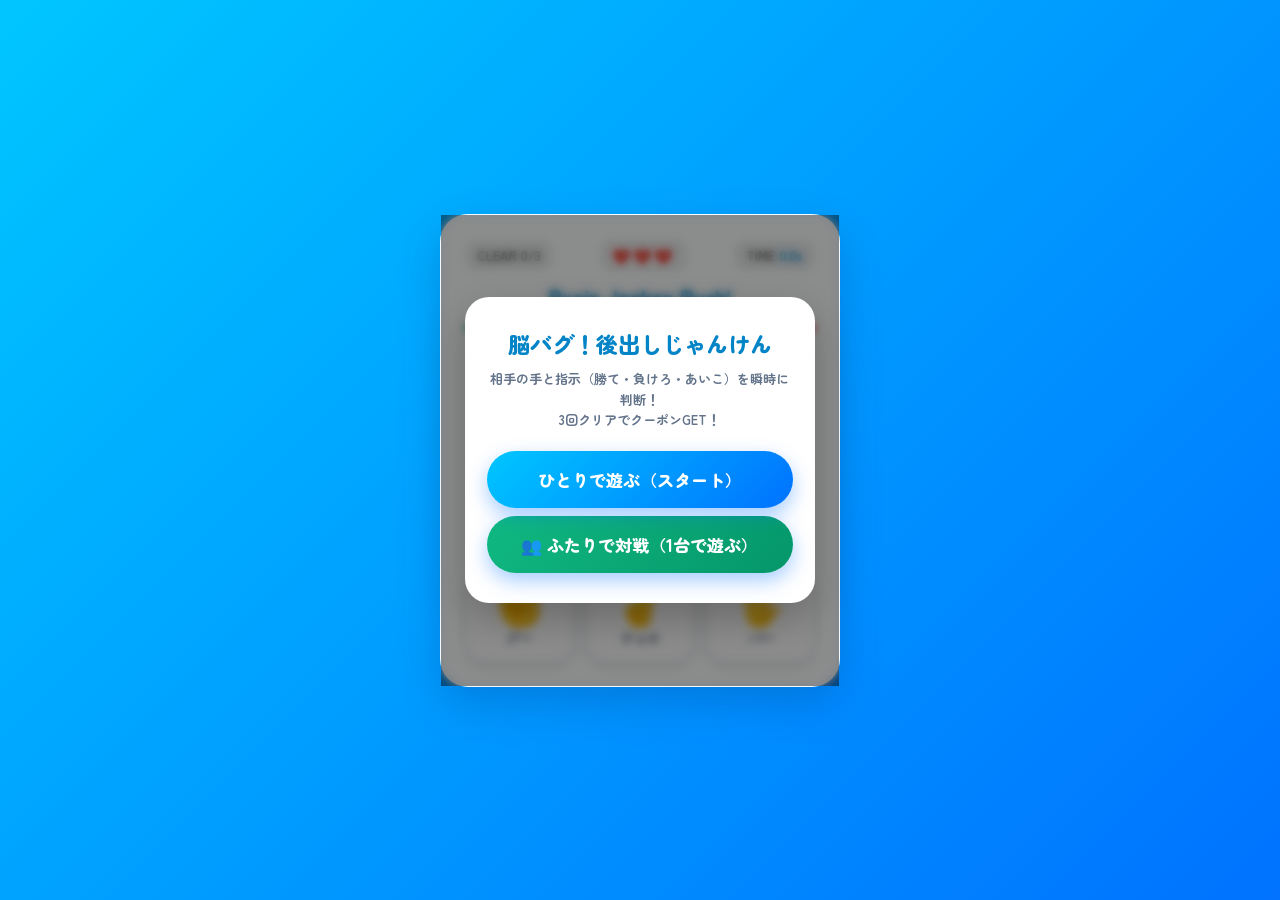
<file: games/apps/janken-game/index.html>
<!DOCTYPE html>
<html lang="ja">
<head>
    <meta charset="UTF-8">
    <meta name="viewport" content="width=device-width, initial-scale=1.0, maximum-scale=1.0, user-scalable=no">
    <title>脳バグ！後出しじゃんけん</title>
    <link rel="icon" href="data:image/svg+xml,<svg xmlns=%22http://www.w3.org/2000/svg%22 viewBox=%220 0 100 100%22><text x=%2250%%22 y=%2250%%22 style=%22dominant-baseline:central;text-anchor:middle;font-size:90px;%22>✌️</text></svg>">
    <link rel="stylesheet" href="../../common/coupon.css">
    <link rel="stylesheet" href="style.css">
    <link href="https://fonts.googleapis.com/css2?family=Outfit:wght@400;700;900&family=Zen+Maru+Gothic:wght@700;900&display=swap" rel="stylesheet">
</head>
<body>
    <div class="game-container">
        <!-- ヘッダー情報（ラウンド・ライフ・タイム） -->
        <header>
            <div class="stats">
                <div class="stat-box round-box">CLEAR <span id="current-round">0/3</span></div>
                <div class="stat-box lives-box" id="lives-display">❤️❤️❤️</div>
                <div class="stat-box time-box">TIME <span id="time-display">0.0s</span></div>
            </div>
            <h1>Brain Janken Rush!</h1>
            <!-- 1問あたりの残り時間プログレスバー -->
            <div class="timer-bar-container">
                <div id="timer-progress" class="timer-progress"></div>
            </div>
        </header>

        <!-- じゃんけん対戦ステージ -->
        <div class="game-stage">
            <div class="opponent-section">
                <div class="opponent-name">🏖️ 海の家マスター</div>
                <div id="opponent-hand" class="opponent-hand">✊</div>
            </div>

            <!-- 指示バッジ -->
            <div id="instruction-badge" class="instruction-badge">
                <span id="instruction-text">勝て！</span>
            </div>

            <!-- 正解・不正解のポップ演出 -->
            <div id="feedback-overlay" class="feedback-overlay hidden">NICE! ✨</div>
        </div>

        <!-- プレイヤー手札ボタンエリア -->
        <div class="player-controls">
            <button class="hand-btn" data-hand="rock" aria-label="グー">
                <span class="hand-icon">✊</span>
                <span class="hand-label">グー</span>
            </button>
            <button class="hand-btn" data-hand="scissors" aria-label="チョキ">
                <span class="hand-icon">✌️</span>
                <span class="hand-label">チョキ</span>
            </button>
            <button class="hand-btn" data-hand="paper" aria-label="パー">
                <span class="hand-icon">🖐️</span>
                <span class="hand-label">パー</span>
            </button>
        </div>

        <!-- カウントダウン・タイムアップ用オーバーレイ -->
        <div id="countdown-overlay" class="countdown-overlay hidden">
            <div id="countdown-text">3</div>
        </div>

        <!-- スタート＆結果表示モーダル -->
        <div id="modal" class="modal">
            <div class="modal-content">
                <h2 id="modal-title">脳バグ！後出しじゃんけん</h2>
                <p id="modal-desc">
                    相手の手と指示（勝て・負けろ・あいこ）を瞬時に判断！<br>
                    3回クリアでクーポンGET！
                </p>
                <div id="final-score" class="final-score hidden">
                    <div class="score-row">クリア数: <span id="result-cleared" class="highlight">0/3</span></div>
                    <div class="score-row">タイム: <span id="result-time" class="highlight">0.0s</span></div>
                </div>

                <!-- クーポン獲得セクション -->
                <div id="coupon-section" class="coupon-section hidden">
                    <p id="coupon-msg" class="coupon-msg"></p>
                    <a id="coupon-btn" href="../../common/coupon.html?game=janken" class="coupon-btn hidden">🎫 クーポンを受け取る</a>
                </div>

                <button id="start-btn" class="action-btn">ひとりで遊ぶ（スタート）</button>
                <a href="versus.html" class="action-btn" style="display: block; text-decoration: none; margin-top: 8px; background: linear-gradient(135deg, #10b981, #059669);">👥 ふたりで対戦（1台で遊ぶ）</a>
            </div>
        </div>
    </div>

    <!-- 共通クーポンマネージャーおよびゲームスクリプト -->
    <script src="../../common/coupon-manager.js"></script>
    <script src="script.js"></script>
</body>
</html>
</file>
<file: style.css>
:root {
      --blue: #0798cf;
      --deep: #063b57;
      --sky: #eaf9ff;
      --sand: #f8f1df;
      --ink: #15313e;
      --white: #fff;
      --line: rgba(6, 59, 87, .12);
      --accent: #f26b3a;
      --accent-light: #fff4f0;
    }

    * {
      box-sizing: border-box
    }

    /* スクリーンリーダー・検索クローラー向け（デザインを崩さずSEOテキストをインデックスさせる標準手法） */
    .sr-only {
      position: absolute;
      width: 1px;
      height: 1px;
      padding: 0;
      margin: -1px;
      overflow: hidden;
      clip: rect(0, 0, 0, 0);
      white-space: nowrap;
      border: 0;
    }

    html {
      scroll-behavior: smooth
    }

    body {
      margin: 0;
      font-family: -apple-system, BlinkMacSystemFont, "Hiragino Kaku Gothic ProN", "Yu Gothic", Meiryo, sans-serif;
      color: var(--ink);
      background: #fff;
      line-height: 1.75
    }

    img {
      display: block;
      width: 100%;
      height: 100%;
      object-fit: cover
    }

    a {
      text-decoration: none;
      color: inherit
    }

    .container {
      width: min(1120px, 92%);
      margin: auto
    }

    .nav {
      position: fixed;
      z-index: 50;
      top: 0;
      left: 0;
      right: 0;
      padding: 14px 0;
      transition: .3s;
      background: linear-gradient(to bottom, rgba(0, 0, 0, .35), transparent)
    }

    .nav.scrolled {
      background: rgba(255, 255, 255, .94);
      box-shadow: 0 3px 18px rgba(0, 0, 0, .08)
    }

    .nav-inner {
      display: flex;
      align-items: center;
      justify-content: space-between
    }

    .brand {
      color: #fff;
      font-weight: 800;
      letter-spacing: .08em;
      font-size: 15px;
      display: flex;
      align-items: center;
      gap: 9px;
      text-decoration: none;
      white-space: nowrap;
    }

    .brand-mark {
      width: 28px;
      height: 28px;
      object-fit: contain;
      filter: drop-shadow(0 2px 6px rgba(0, 0, 0, .35));
      flex-shrink: 0;
    }

    .brand-mark-scrolled {
      display: none;
    }

    .brand-mark-white {
      display: block;
    }

    .scrolled .brand {
      color: var(--deep);
    }

    .scrolled .brand-mark-white {
      display: none;
    }

    .scrolled .brand-mark-scrolled {
      display: block;
      filter: none;
    }

    .nav-links {
      display: flex;
      gap: 22px;
      color: #fff;
      font-size: 13px;
      font-weight: 700
    }

    .scrolled .nav-links {
      color: var(--deep)
    }

    /* ==========================================================================
       Language Switcher (多言語切り替えドロップダウン - 完全フロート型オーバーレイ)
       ========================================================================== */
    .nav-actions {
      display: flex;
      align-items: center;
      gap: 12px;
      flex-shrink: 0;
    }

    .lang-switcher {
      position: relative;
      user-select: none;
      display: inline-flex;
      align-items: center;
    }

    .lang-btn {
      display: inline-flex;
      align-items: center;
      gap: 5px;
      padding: 6px 12px;
      font-size: 13px;
      font-weight: 700;
      color: #fff;
      background: rgba(255, 255, 255, .2);
      backdrop-filter: blur(8px);
      -webkit-backdrop-filter: blur(8px);
      border: 1px solid rgba(255, 255, 255, .45);
      border-radius: 20px;
      cursor: pointer;
      transition: all .2s ease;
      font-family: inherit;
      line-height: 1;
      outline: none;
    }

    .lang-btn:hover,
    .lang-btn:focus-visible {
      background: rgba(255, 255, 255, .32);
      border-color: #fff;
    }

    .scrolled .lang-btn {
      color: var(--deep);
      background: #f1f5f9;
      border-color: #cbd5e1;
    }

    .scrolled .lang-btn:hover,
    .scrolled .lang-btn:focus-visible {
      background: #e2e8f0;
      border-color: var(--blue);
    }

    .lang-icon {
      font-size: 13px;
      line-height: 1;
    }

    .lang-current {
      letter-spacing: .04em;
    }

    .lang-arrow {
      font-size: 9px;
      transition: transform .2s ease;
      display: inline-block;
    }

    .lang-switcher.open .lang-arrow {
      transform: rotate(180deg);
    }

    /* 折りたたみメニュー本体（デフォルトは display: none、開いた時のみ絶対配置オーバーレイ） */
    .lang-dropdown {
      display: none;
      position: absolute;
      top: calc(100% + 8px);
      right: 0;
      min-width: 140px;
      background: #ffffff;
      border-radius: 12px;
      box-shadow: 0 10px 30px rgba(0, 0, 0, .22), 0 2px 8px rgba(0, 0, 0, .08);
      border: 1px solid rgba(0, 0, 0, .08);
      padding: 6px;
      z-index: 9999;
      flex-direction: column;
      gap: 2px;
    }

    .lang-switcher.open .lang-dropdown {
      display: flex;
    }

    .lang-item {
      display: flex;
      align-items: center;
      justify-content: space-between;
      padding: 8px 12px;
      font-size: 13px;
      font-weight: 600;
      color: var(--deep);
      text-decoration: none;
      border-radius: 8px;
      transition: background .15s ease, color .15s ease;
      white-space: nowrap;
    }

    .lang-item:hover,
    .lang-item:focus-visible {
      background: rgba(11, 143, 190, .08);
      color: var(--blue);
      outline: none;
    }

    .lang-item.active {
      color: var(--blue);
      background: rgba(11, 143, 190, .12);
      font-weight: 800;
    }

    .lang-item.active::after {
      content: '✓';
      font-size: 12px;
      margin-left: 8px;
      color: var(--blue);
    }

    /* フッター言語切り替えリスト */
    .footer-lang {
      display: flex;
      align-items: center;
      gap: 12px;
      margin-top: 12px;
      font-size: 12px;
      color: rgba(255, 255, 255, .7);
      flex-wrap: wrap;
    }

    .footer-lang a {
      color: rgba(255, 255, 255, .8);
      text-decoration: none;
      transition: color .2s;
    }

    .footer-lang a:hover {
      color: #fff;
      text-decoration: underline;
    }

    .footer-lang a.active {
      color: var(--accent);
      font-weight: 700;
    }

    .hero {
      height: 100svh;
      min-height: 680px;
      position: relative;
      overflow: hidden;
      background: #058fc7
    }

    .hero-bg {
      position: absolute;
      inset: 0
    }

    .hero-bg img {
      object-position: center center;
      filter: saturate(1.05)
    }

    .hero:after {
      content: "";
      position: absolute;
      inset: 0;
      background: linear-gradient(180deg, rgba(0, 40, 65, .25), rgba(0, 45, 65, .06) 40%, rgba(0, 25, 35, .48))
    }

    .hero-content {
      position: relative;
      z-index: 2;
      height: 100%;
      display: flex;
      align-items: center;
      justify-content: center;
      text-align: center;
      padding-top: 70px;
      padding-bottom: 30px;
      color: #fff
    }

    .eyebrow {
      font-size: 12px;
      letter-spacing: .28em;
      font-weight: 700;
      margin-bottom: 16px
    }

    .hero-logo {
      display: block;
      width: clamp(200px, 32vw, 420px);
      height: auto;
      margin: 0 auto 6px;
      filter: drop-shadow(0 8px 25px rgba(0, 20, 35, .45));
    }

    .hero h1 {
      margin: 0 0 18px;
      letter-spacing: .04em;
      font-weight: 900
    }

    .hero h1 span {
      display: block;
      font-size: clamp(20px, 3.5vw, 32px);
      letter-spacing: .18em;
      margin-top: 2px;
      text-shadow: 0 2px 12px rgba(0, 30, 45, .4);
    }

    .hero-copy {
      font-size: clamp(16px, 2vw, 21px);
      font-weight: 600;
      max-width: 540px;
      margin: 0 auto;
    }

    .cta-row {
      display: flex;
      gap: 12px;
      flex-wrap: wrap;
      justify-content: center;
      margin-top: 28px
    }

    .btn {
      display: inline-flex;
      align-items: center;
      justify-content: center;
      min-height: 52px;
      padding: 0 24px;
      border-radius: 999px;
      font-weight: 800;
      font-size: 14px;
      letter-spacing: .04em
    }

    .btn-primary {
      background: #fff;
      color: var(--deep)
    }

    .btn-outline {
      border: 1px solid rgba(255, 255, 255, .8);
      color: #fff;
      background: rgba(255, 255, 255, .08);
      backdrop-filter: blur(8px)
    }

    .scroll {
      position: absolute;
      right: 4%;
      bottom: 28px;
      z-index: 3;
      color: #fff;
      font-size: 10px;
      letter-spacing: .2em;
      writing-mode: vertical-rl
    }

    section {
      padding: 100px 0
    }

    .kicker {
      color: #0789bb;
      font-size: 11px;
      font-weight: 900;
      letter-spacing: .22em;
      margin-bottom: 12px
    }

    h2 {
      font-size: clamp(30px, 5vw, 52px);
      line-height: 1.2;
      margin: 0 0 22px;
      color: var(--deep);
      letter-spacing: .02em
    }

    .lead {
      font-size: 16px;
      color: #45606d;
      max-width: 680px
    }

    .intro {
      background: linear-gradient(180deg, #fff, var(--sky))
    }

    .intro-grid {
      display: grid;
      grid-template-columns: 1.05fr .95fr;
      gap: 55px;
      align-items: center
    }

    .intro-photo {
      height: 620px;
      border-radius: 28px;
      overflow: hidden;
      box-shadow: 0 20px 50px rgba(0, 80, 120, .15)
    }

    .quote {
      font-size: clamp(24px, 3vw, 38px);
      font-weight: 900;
      line-height: 1.45;
      color: var(--deep);
      margin: 35px 0
    }

    .gallery {
      background: var(--sand)
    }

    .gallery-grid {
      display: grid;
      grid-template-columns: 1.2fr 1fr;
      grid-template-rows: 260px 260px;
      gap: 12px;
      margin-top: 45px
    }

    .gallery-grid .g1 {
      grid-row: span 2
    }

    .g {
      border-radius: 18px;
      overflow: hidden
    }

    .g img {
      transition: transform .7s
    }

    .g:hover img {
      transform: scale(1.04)
    }

    .bbq {
      background: var(--deep);
      color: #fff
    }

    .bbq h2,
    .bbq .kicker {
      color: #fff
    }

    .bbq .lead {
      color: rgba(255, 255, 255, .72)
    }

    .bbq-grid {
      display: grid;
      grid-template-columns: 1fr 1fr;
      gap: 20px;
      margin-top: 45px
    }

    .bbq-grid .photo {
      height: 540px;
      border-radius: 24px;
      overflow: hidden
    }

    .info {
      display: grid;
      grid-template-columns: 1fr 1fr;
      gap: 14px
    }

    .info-box {
      border: 1px solid rgba(255, 255, 255, .16);
      padding: 28px;
      border-radius: 18px;
      background: rgba(255, 255, 255, .05)
    }

    .info-box strong {
      display: block;
      font-size: 12px;
      letter-spacing: .15em;
      opacity: .65;
      margin-bottom: 8px
    }

    .info-box b {
      font-size: 20px
    }

    .sunset {
      height: 70vh;
      min-height: 500px;
      position: relative;
      overflow: hidden;
      padding: 0
    }

    .sunset:after {
      content: "";
      position: absolute;
      inset: 0;
      background: linear-gradient(180deg, rgba(5, 40, 55, .08), rgba(5, 25, 35, .5))
    }

    .sunset img {
      position: absolute;
      inset: 0;
      width: 100%;
      height: 100%;
      object-fit: cover;
      object-position: center
    }

    .sunset-content {
      position: absolute;
      z-index: 2;
      inset: 0;
      display: flex;
      align-items: flex-end;
      padding-bottom: 12%;
      color: #fff
    }

    .sunset h2 {
      color: #fff;
      max-width: 750px
    }

    .access {
      background: linear-gradient(180deg, #f5fbfd, #fff)
    }

    .access-highlight {
      display: inline-flex;
      align-items: center;
      gap: 8px;
      background: var(--accent-light);
      border: 1px solid rgba(242, 107, 58, .2);
      padding: 10px 22px;
      border-radius: 999px;
      font-weight: 800;
      font-size: 15px;
      color: var(--accent);
      margin-top: 18px;
      margin-bottom: 30px
    }

    .access-steps {
      display: flex;
      align-items: stretch;
      gap: 0;
      margin-top: 40px;
      position: relative
    }

    .access-step {
      flex: 1;
      text-align: center;
      position: relative;
      padding: 30px 18px
    }

    .access-step:not(:last-child)::after {
      content: "";
      position: absolute;
      top: 50%;
      right: 0;
      transform: translateY(-50%);
      width: 0;
      height: 0;
      border-top: 14px solid transparent;
      border-bottom: 14px solid transparent;
      border-left: 14px solid var(--blue);
      z-index: 2
    }

    .step-num {
      display: inline-flex;
      align-items: center;
      justify-content: center;
      width: 48px;
      height: 48px;
      background: var(--blue);
      color: #fff;
      border-radius: 50%;
      font-weight: 900;
      font-size: 18px;
      margin-bottom: 14px;
      box-shadow: 0 6px 20px rgba(7, 152, 207, .25)
    }

    .step-label {
      display: block;
      font-weight: 900;
      font-size: 17px;
      color: var(--deep);
      margin-bottom: 6px
    }

    .step-desc {
      font-size: 13px;
      color: #5b7079;
      line-height: 1.6
    }

    .step-time {
      display: inline-block;
      background: var(--deep);
      color: #fff;
      padding: 5px 16px;
      border-radius: 999px;
      font-size: 12px;
      font-weight: 800;
      margin-top: 8px;
      letter-spacing: .06em
    }

    .access-detail {
      display: grid;
      grid-template-columns: 1fr 1fr;
      gap: 25px;
      margin-top: 45px
    }

    .access-card {
      background: var(--sky);
      border-radius: 24px;
      padding: 35px
    }

    .access-card h3 {
      margin: 0 0 15px;
      color: var(--deep);
      font-size: 22px
    }

    .access-card p {
      margin: 7px 0;
      color: #4f6872;
      font-size: 14px
    }

    .access-card a {
      color: var(--blue);
      font-weight: 700
    }

    /* ========================================
       PRICE
       ======================================== */
    .price {
      background: linear-gradient(180deg, #fff, #f8fbfd);
    }

    .price-base-card {
      background: #fff;
      border: 2px solid var(--blue);
      border-radius: 24px;
      padding: 30px 35px;
      margin-top: 35px;
      box-shadow: 0 12px 35px rgba(7, 152, 207, .08);
      position: relative;
    }

    .base-badge {
      display: inline-block;
      background: var(--blue);
      color: #fff;
      font-size: 11px;
      font-weight: 800;
      letter-spacing: .1em;
      padding: 4px 14px;
      border-radius: 999px;
      margin-bottom: 12px;
    }

    .base-body {
      display: flex;
      justify-content: space-between;
      align-items: center;
      gap: 30px;
    }

    .base-main h3 {
      font-size: 22px;
      font-weight: 900;
      color: var(--deep);
      margin: 0 0 6px;
    }

    .base-main p {
      font-size: 14px;
      color: #556e79;
      margin: 0 0 10px;
    }

    .base-features {
      display: flex;
      gap: 20px;
      list-style: none;
      padding: 0;
      margin: 0;
      font-size: 13px;
      color: #2b6177;
      font-weight: 600;
    }

    .base-price-box {
      text-align: right;
      min-width: 220px;
    }

    .base-amount {
      font-size: clamp(34px, 4vw, 44px);
      font-weight: 900;
      color: var(--blue);
      letter-spacing: .02em;
      line-height: 1;
    }

    .base-unit {
      font-size: 12px;
      color: #6a838d;
      margin-top: 4px;
    }

    .price-step-label {
      text-align: center;
      margin: 35px 0 18px;
      font-size: 13px;
      font-weight: 900;
      letter-spacing: .15em;
      color: #0789bb;
    }

    .price-grid-2col {
      display: grid;
      grid-template-columns: 1fr 1fr;
      gap: 24px;
    }

    .price-card {
      background: var(--sky);
      border-radius: 24px;
      padding: 35px 26px;
      border: 1px solid rgba(7, 137, 187, .12);
      text-align: center;
      transition: transform .3s, box-shadow .3s;
      position: relative;
      overflow: hidden;
      display: flex;
      flex-direction: column;
    }

    .price-card:hover {
      transform: translateY(-3px);
      box-shadow: 0 16px 40px rgba(5, 65, 90, .1)
    }

    .price-card.featured {
      background: var(--deep);
      color: #fff;
      border-color: transparent;
      box-shadow: 0 16px 45px rgba(6, 59, 87, .25);
    }

    .price-card.featured::before {
      content: "POPULAR";
      position: absolute;
      top: 16px;
      right: -28px;
      transform: rotate(45deg);
      background: var(--accent);
      color: #fff;
      font-size: 9px;
      font-weight: 900;
      letter-spacing: .12em;
      padding: 4px 36px;
      box-shadow: 0 4px 12px rgba(242, 107, 58, .3)
    }

    .price-icon {
      font-size: 38px;
      margin-bottom: 10px
    }

    .price-card h3 {
      font-size: 20px;
      font-weight: 900;
      letter-spacing: .06em;
      margin: 0 0 4px;
      color: var(--deep)
    }

    .price-card.featured h3 {
      color: #fff
    }

    .price-sub {
      font-size: 13px;
      opacity: .75;
      margin-bottom: 16px
    }

    .price-amount {
      font-size: clamp(28px, 3.2vw, 36px);
      font-weight: 900;
      color: var(--blue);
      letter-spacing: .02em;
      margin-bottom: 2px;
      line-height: 1.1
    }

    .price-card.featured .price-amount {
      color: #6fd4f5
    }

    .price-tax {
      font-size: 11px;
      font-weight: 600;
      opacity: .65;
      margin-left: 2px
    }

    .price-unit {
      font-size: 12px;
      opacity: .65;
      margin-bottom: 18px
    }

    .price-list {
      list-style: none;
      padding: 0;
      margin: 0;
      text-align: left;
      font-size: 13px;
      line-height: 1.9;
      flex-grow: 1;
    }

    .price-list li::before {
      content: "✓ ";
      color: #0789bb;
      font-weight: 700
    }

    /* Collapsible Menu Accordion */
    .menu-details {
      margin-top: 30px;
      border: 1px solid var(--line);
      border-radius: 20px;
      background: #fff;
      overflow: hidden;
      box-shadow: 0 4px 15px rgba(5, 65, 90, .04);
    }

    .menu-summary {
      display: flex;
      align-items: center;
      justify-content: center;
      gap: 10px;
      padding: 16px 24px;
      font-size: 14px;
      font-weight: 800;
      color: var(--deep);
      cursor: pointer;
      background: var(--sky);
      list-style: none;
      user-select: none;
      transition: background .2s;
    }

    .menu-summary::-webkit-details-marker {
      display: none;
    }

    .menu-summary:hover {
      background: #ddf4ff;
    }

    .menu-details[open] .menu-summary {
      border-bottom: 1px solid var(--line);
    }

    .menu-breakdown {
      display: grid;
      grid-template-columns: 1fr 1fr;
      gap: 24px;
      padding: 24px 30px;
    }

    .menu-col h4 {
      margin: 0 0 14px;
      font-size: 16px;
      color: var(--deep);
      display: flex;
      align-items: center;
      gap: 8px;
      border-bottom: 2px solid var(--sky);
      padding-bottom: 8px;
    }

    .menu-items {
      display: grid;
      grid-template-columns: 1fr 1fr;
      gap: 8px 16px;
      font-size: 13px;
      color: #4a636e;
    }

    .menu-item {
      display: flex;
      justify-content: space-between;
      border-bottom: 1px dashed rgba(6, 59, 87, .1);
      padding-bottom: 4px;
    }

    .menu-item b {
      color: var(--deep);
    }

    .price-notes {
      text-align: left;
      margin-top: 24px;
      font-size: 13px;
      line-height: 1.8;
      color: #6d828a;
      background: var(--sky);
      padding: 16px 24px;
      border-radius: 14px;
      border: 1px solid rgba(7, 137, 187, .1)
    }

    /* ========================================
       FAQ
       ======================================== */
    .faq {
      background: var(--sand)
    }

    .faq-list {
      max-width: 760px;
      margin: 45px auto 0
    }

    .faq-item {
      background: #fff;
      border-radius: 18px;
      margin-bottom: 12px;
      border: 1px solid var(--line);
      overflow: hidden;
      box-shadow: 0 4px 15px rgba(5, 65, 90, .04)
    }

    .faq-q {
      display: flex;
      align-items: center;
      justify-content: space-between;
      width: 100%;
      background: transparent;
      border: none;
      font-family: inherit;
      text-align: left;
      padding: 22px 28px;
      cursor: pointer;
      font-weight: 800;
      font-size: 15px;
      color: var(--deep);
      user-select: none;
      gap: 16px
    }

    .faq-q:hover {
      background: rgba(7, 137, 187, .03)
    }

    .faq-q .q-label {
      color: var(--blue);
      font-size: 13px;
      font-weight: 900;
      letter-spacing: .1em;
      flex-shrink: 0;
      margin-right: 8px
    }

    .faq-toggle {
      flex-shrink: 0;
      width: 28px;
      height: 28px;
      border-radius: 50%;
      background: var(--sky);
      display: flex;
      align-items: center;
      justify-content: center;
      font-size: 16px;
      color: var(--blue);
      transition: transform .3s
    }

    .faq-item.open .faq-toggle {
      transform: rotate(45deg)
    }

    .faq-a {
      max-height: 0;
      overflow: hidden;
      transition: max-height .35s ease, padding .35s ease
    }

    .faq-item.open .faq-a {
      max-height: 300px
    }

    .faq-a-inner {
      padding: 0 28px 22px;
      font-size: 14px;
      color: #55717c;
      line-height: 1.85
    }

    .final {
      padding: 120px 0;
      background: linear-gradient(180deg, #fff, #dff7ff);
      text-align: center
    }

    .final h2 {
      font-size: clamp(34px, 7vw, 68px)
    }

    .final p {
      max-width: 600px;
      margin: 0 auto 30px;
      color: #4c6772
    }

    .footer {
      background: #052d42;
      color: #fff;
      padding: 60px 0 35px
    }

    .footer-inner {
      display: flex;
      justify-content: space-between;
      gap: 30px;
      align-items: flex-end
    }

    .footer-brand {
      font-size: 22px;
      font-weight: 900;
      letter-spacing: .08em
    }

    .footer-sub {
      font-size: 13px;
      color: #6fd4f5;
      font-weight: 700;
      margin-top: 2px;
    }

    .footer-info {
      font-size: 13px;
      opacity: .8;
      line-height: 1.8;
      margin: 14px 0 0;
    }

    .footer-info a {
      color: #6fd4f5;
    }

    .footer-right {
      text-align: right;
    }

    .footer-right p {
      margin: 4px 0;
      font-size: 13px;
    }

    .footer-right a {
      color: #6fd4f5;
      text-decoration: none;
      font-weight: 600;
    }

    .footer small {
      display: block;
      margin-top: 12px;
      opacity: .6;
      font-size: 12px;
    }

    .btn-reserve-sm {
      display: inline-block;
      background: var(--blue);
      color: #fff;
      padding: 8px 18px;
      font-size: 13px;
      font-weight: 800;
      border-radius: 999px;
      text-decoration: none;
      transition: .2s;
    }
    .btn-reserve-sm:hover {
      background: var(--deep);
    }

    .btn-reserve-featured {
      display: block;
      background: var(--accent);
      color: #fff;
      padding: 12px 20px;
      font-size: 14px;
      font-weight: 900;
      border-radius: 14px;
      text-decoration: none;
      box-shadow: 0 6px 20px rgba(242, 107, 58, .35);
      transition: transform .2s, box-shadow .2s;
      margin-top: 18px;
    }
    .btn-reserve-featured:hover {
      transform: translateY(-2px);
      box-shadow: 0 10px 25px rgba(242, 107, 58, .5);
    }

    /* Float booking bar */
    .float-bar {
      position: fixed;
      z-index: 60;
      right: 20px;
      bottom: 20px;
      display: flex;
      gap: 10px;
      align-items: center;
    }

    .float-btn {
      display: flex;
      align-items: center;
      gap: 8px;
      padding: 14px 22px;
      border-radius: 999px;
      font-size: 14px;
      font-weight: 900;
      text-decoration: none;
      box-shadow: 0 10px 30px rgba(0, 25, 45, .25);
      transition: transform .2s, box-shadow .2s;
    }

    .float-reserve {
      background: var(--accent);
      color: #fff;
    }

    .float-reserve:hover {
      transform: translateY(-2px);
      box-shadow: 0 14px 35px rgba(242, 107, 58, .45);
    }

    .float-insta {
      background: #fff;
      color: #e1306c;
      padding: 14px;
      font-size: 16px;
    }

    @media(max-width:800px) {
      .nav-inner {
        justify-content: space-between;
      }

      .nav-links {
        display: none
      }

      section {
        padding: 75px 0
      }

      .hero {
        min-height: 720px
      }

      .hero-content {
        align-items: center;
        padding-top: 80px;
        padding-bottom: 40px;
      }

      .cta-row {
        margin-top: 150px;
      }

      .intro-grid,
      .bbq-grid,
      .access-detail {
        grid-template-columns: 1fr;
        gap: 30px
      }

      .access-steps {
        flex-direction: column;
        gap: 0
      }

      .access-step:not(:last-child)::after {
        top: auto;
        bottom: -7px;
        right: 50%;
        transform: translateX(50%);
        border-left: 14px solid transparent;
        border-right: 14px solid transparent;
        border-top: 14px solid var(--blue);
        border-bottom: none
      }

      .intro-photo {
        height: 460px
      }

      .gallery-grid {
        grid-template-columns: 1fr 1fr;
        grid-template-rows: 220px 220px;
      }

      .gallery-grid .g1 {
        grid-row: span 2
      }

      .bbq-grid .photo {
        height: 430px
      }

      .info {
        grid-template-columns: 1fr 1fr
      }

      .base-body {
        flex-direction: column;
        align-items: flex-start;
        gap: 16px;
      }

      .base-features {
        flex-direction: column;
        gap: 6px;
      }

      .base-price-box {
        text-align: left;
        min-width: auto;
        border-top: 1px dashed var(--line);
        padding-top: 14px;
        width: 100%;
      }

      .price-grid-2col {
        grid-template-columns: 1fr;
        gap: 16px;
      }

      .menu-breakdown {
        grid-template-columns: 1fr;
        padding: 20px;
      }

      .menu-items {
        grid-template-columns: 1fr;
      }

      .footer-inner {
        flex-direction: column;
        align-items: flex-start;
        gap: 24px;
      }

      .footer-right {
        text-align: left;
      }
    }

    @media(max-width:480px) {
      .brand {
        font-size: 14px;
        gap: 7px;
      }

      .brand-mark {
        width: 24px;
        height: 24px;
      }

      .hero h1 {
        font-size: 50px
      }

      .hero h1 span {
        font-size: 18px
      }

      .btn {
        width: 100%
      }

      .info {
        grid-template-columns: 1fr
      }

      .gallery-grid {
        grid-template-columns: 1fr;
        grid-template-rows: 260px 200px 200px;
      }

      .gallery-grid .g1 {
        grid-row: span 1
      }

      .float-bar {
        right: 12px;
        left: 12px;
        bottom: 12px;
      }

      .float-reserve {
        flex: 1;
        justify-content: center;
        padding: 13px 16px;
        font-size: 13px;
      }
    }

    /* premium conversion layer */
    body {
      letter-spacing: .01em
    }

    .hero-content>div {
      max-width: 780px;
      margin: 0 auto;
    }

    .hero h1 {
      text-shadow: 0 8px 35px rgba(0, 30, 45, .22)
    }

    .hero-copy {
      line-height: 1.9;
      text-shadow: 0 4px 18px rgba(0, 30, 45, .22)
    }

    .btn-primary {
      box-shadow: 0 12px 30px rgba(0, 0, 0, .16);
      transition: .25s
    }

    .btn-primary:hover {
      transform: translateY(-2px);
      box-shadow: 0 16px 35px rgba(0, 0, 0, .2)
    }

    .btn-outline {
      transition: .25s
    }

    .btn-outline:hover {
      background: #fff;
      color: var(--deep)
    }

    .badges {
      display: flex;
      gap: 9px;
      flex-wrap: wrap;
      margin-top: 25px
    }

    .badge {
      border: 1px solid rgba(7, 137, 187, .25);
      color: #087ea9;
      background: rgba(255, 255, 255, .75);
      padding: 7px 13px;
      border-radius: 999px;
      font-size: 11px;
      font-weight: 800;
      letter-spacing: .08em
    }

    .acai {
      background: linear-gradient(180deg, #fff, var(--sky));
    }

    .acai-grid {
      display: grid;
      grid-template-columns: .95fr 1.05fr;
      gap: 60px;
      align-items: center
    }

    .acai-photo {
      height: 600px;
      border-radius: 30px;
      overflow: hidden;
      box-shadow: 0 22px 55px rgba(0, 80, 120, .16)
    }

    .acai-photo img {
      object-position: center center
    }

    .acai .quote {
      color: #075d7c
    }

    @media(max-width:800px) {
      .acai-grid {
        grid-template-columns: 1fr;
        gap: 30px
      }

      .acai-photo {
        height: 460px
      }
    }

    /* ==============================================================================
     * ユーティリティ・共通クラス定義
     * ============================================================================== */
    .bbq-sub-photo {
      height: 330px;
      margin-top: 14px;
    }

    .access-card-sub {
      font-size: 15px;
      color: #0789bb;
    }

    .note-inline {
      font-size: 12px;
      opacity: .8;
    }

    .link-highlight {
      color: var(--blue);
      font-weight: 700;
    }

    .final-actions {
      display: flex;
      gap: 14px;
      justify-content: center;
      flex-wrap: wrap;
    }

    .btn-accent {
      background: var(--accent) !important;
      color: #fff !important;
    }

    .btn-deep {
      background: var(--deep) !important;
      color: #fff !important;
    }

    .float-insta-label {
      font-size: 13px;
      font-weight: 800;
    }

    /* ==============================================================================
     * ファーストオーダー制案内バナー (Order Rule)
     * ============================================================================== */
    .price-order-rule {
      margin-top: 24px;
      background: var(--accent-light);
      border: 2px dashed rgba(242, 107, 58, .35);
      border-radius: 20px;
      padding: 24px 30px;
      display: flex;
      align-items: flex-start;
      gap: 20px;
    }

    .order-rule-badge {
      background: var(--accent);
      color: #fff;
      font-size: 11px;
      font-weight: 800;
      letter-spacing: .08em;
      padding: 5px 14px;
      border-radius: 999px;
      flex-shrink: 0;
      margin-top: 2px;
    }

    .order-rule-content h4 {
      margin: 0 0 6px;
      font-size: 17px;
      font-weight: 900;
      color: var(--deep);
    }

    .order-rule-desc {
      margin: 0 0 4px;
      font-size: 14px;
      color: #4a636e;
      line-height: 1.7;
    }

    .order-rule-note {
      margin: 0;
      font-size: 12px;
      color: #7a8e96;
    }

    /* ==============================================================================
     * 貸切・団体利用案内カード (Charter Card)
     * ============================================================================== */
    .price-charter-card {
      margin-top: 30px;
      background: linear-gradient(135deg, var(--deep) 0%, #0d4d6e 100%);
      color: #fff;
      border-radius: 24px;
      padding: 35px 32px;
      position: relative;
      overflow: hidden;
      box-shadow: 0 16px 40px rgba(6, 59, 87, .2);
    }

    .price-charter-card::after {
      content: "";
      position: absolute;
      right: -40px;
      bottom: -40px;
      width: 180px;
      height: 180px;
      border-radius: 50%;
      background: radial-gradient(circle, rgba(7, 152, 207, .25) 0%, transparent 70%);
      pointer-events: none;
    }

    .charter-badge {
      display: inline-block;
      background: rgba(255, 255, 255, .15);
      border: 1px solid rgba(255, 255, 255, .3);
      color: #6fd4f5;
      font-size: 11px;
      font-weight: 800;
      letter-spacing: .12em;
      padding: 4px 14px;
      border-radius: 999px;
      margin-bottom: 14px;
    }

    .charter-body {
      display: flex;
      justify-content: space-between;
      align-items: center;
      gap: 30px;
      position: relative;
      z-index: 1;
    }

    .charter-main h3 {
      font-size: 22px;
      font-weight: 900;
      color: #fff;
      margin: 0 0 6px;
    }

    .charter-highlight {
      font-size: 18px;
      font-weight: 800;
      color: #6fd4f5;
      margin-bottom: 10px;
    }

    .charter-desc {
      font-size: 13px;
      color: #c9e0ea;
      line-height: 1.75;
      margin: 0 0 14px;
      max-width: 600px;
    }

    .charter-features {
      display: flex;
      flex-wrap: wrap;
      gap: 10px 20px;
      list-style: none;
      padding: 0;
      margin: 0;
      font-size: 13px;
      color: #a8d5e5;
    }

    .charter-action {
      flex-shrink: 0;
    }

    .btn-charter {
      display: inline-block;
      background: #fff;
      color: var(--deep);
      padding: 14px 26px;
      border-radius: 999px;
      font-weight: 900;
      font-size: 14px;
      text-decoration: none;
      box-shadow: 0 6px 20px rgba(0, 0, 0, .2);
      transition: transform .2s, background .2s, color .2s;
      white-space: nowrap;
    }

    .btn-charter:hover {
      transform: translateY(-2px);
      background: #eaf9ff;
      color: var(--blue);
    }

    /* ==============================================================================
     * イベント募集セクション (Events Section)
     * ============================================================================== */
    .events {
      background: linear-gradient(180deg, var(--sky), #fff);
      padding: 100px 0;
    }

    .event-grid {
      display: grid;
      grid-template-columns: repeat(4, 1fr);
      gap: 20px;
      margin: 40px 0 35px;
    }

    .event-cat-card {
      background: #fff;
      border-radius: 20px;
      padding: 18px 18px 24px;
      border: 1px solid var(--line);
      box-shadow: 0 4px 18px rgba(5, 65, 90, .04);
      transition: transform .25s, box-shadow .25s;
      text-align: center;
      display: flex;
      flex-direction: column;
    }

    .event-cat-card:hover {
      transform: translateY(-4px);
      box-shadow: 0 12px 30px rgba(5, 65, 90, .08);
    }

    .event-cat-visual {
      width: 100%;
      height: 140px;
      border-radius: 14px;
      overflow: hidden;
      margin-bottom: 16px;
      background: #f0f7fa;
      display: flex;
      align-items: center;
      justify-content: center;
    }

    .event-cat-visual img {
      width: 100%;
      height: 100%;
      object-fit: cover;
    }

    .event-cat-icon {
      font-size: 40px;
      margin: 0;
      line-height: 1;
    }

    .event-cat-card h4 {
      font-size: 16px;
      font-weight: 900;
      color: var(--deep);
      margin: 0 0 8px;
    }

    .event-cat-card p {
      font-size: 12px;
      color: #55717c;
      line-height: 1.65;
      margin: 0;
    }

    .event-support-box {
      background: #fff;
      border: 2px solid var(--blue);
      border-radius: 24px;
      padding: 30px 35px;
      display: flex;
      align-items: center;
      justify-content: space-between;
      gap: 30px;
      box-shadow: 0 10px 30px rgba(7, 152, 207, .08);
    }

    .event-support-main h3 {
      font-size: 18px;
      font-weight: 900;
      color: var(--deep);
      margin: 0 0 10px;
    }

    .event-support-list {
      display: grid;
      grid-template-columns: 1fr 1fr;
      gap: 6px 20px;
      list-style: none;
      padding: 0;
      margin: 0;
      font-size: 13px;
      color: #2b6177;
      font-weight: 600;
    }

    .event-support-action {
      flex-shrink: 0;
    }

    /* ==============================================================================
     * アクセスマップ (Access Map)
     * ============================================================================== */
    .access-map-wrapper {
      margin-top: 35px;
    }

    .access-map {
      width: 100%;
      height: 400px;
      border-radius: 24px;
      overflow: hidden;
      box-shadow: 0 8px 30px rgba(5, 65, 90, .08);
      border: 1px solid var(--line);
      background: var(--sky);
    }

    .access-map iframe {
      width: 100%;
      height: 100%;
      border: none;
      display: block;
    }

    .access-map-action {
      text-align: center;
      margin-top: 16px;
    }

    .btn-map-link {
      display: inline-flex;
      align-items: center;
      gap: 6px;
      background: #fff;
      color: var(--deep);
      border: 1px solid rgba(7, 152, 207, .3);
      padding: 10px 22px;
      border-radius: 999px;
      font-size: 13px;
      font-weight: 800;
      box-shadow: 0 4px 12px rgba(5, 65, 90, .05);
      transition: background .2s, border-color .2s, transform .2s;
    }

    .btn-map-link:hover {
      background: var(--sky);
      border-color: var(--blue);
      color: var(--blue);
      transform: translateY(-1px);
    }

    /* レスポンシブ追加設定 */
    @media(max-width:800px) {
      .price-order-rule {
        flex-direction: column;
        gap: 12px;
        padding: 20px;
      }

      .price-charter-card {
        padding: 28px 20px;
      }

      .charter-body {
        flex-direction: column;
        align-items: stretch;
        gap: 20px;
      }

      .charter-action {
        width: 100%;
      }

      .charter-features {
        flex-direction: column;
        gap: 6px;
      }

      .btn-charter {
        display: block;
        width: 100%;
        text-align: center;
        white-space: normal;
        padding: 14px 16px;
        line-height: 1.45;
      }

      .event-grid {
        grid-template-columns: 1fr 1fr;
        gap: 16px;
      }

      .event-support-box {
        flex-direction: column;
        align-items: flex-start;
        gap: 20px;
        padding: 24px;
      }

      .event-support-list {
        grid-template-columns: 1fr;
      }

      .event-support-action {
        width: 100%;
      }

      .event-support-action .btn {
        width: 100%;
        text-align: center;
      }

      .access-map {
        height: 300px;
        border-radius: 18px;
      }
    }

    @media(max-width:480px) {
      .price-charter-card {
        padding: 24px 16px;
      }

      .btn-charter {
        font-size: 13px;
        padding: 12px 14px;
      }

      .event-grid {
        grid-template-columns: 1fr;
      }

      .access-map {
        height: 260px;
      }
    }

    /* ==========================================================================
       Off-season Banner & Disabled Button Styles
       ========================================================================== */
    .offseason-section {
      position: relative;
      min-height: 440px;
      display: flex;
      align-items: center;
      justify-content: center;
      text-align: center;
      color: #fff;
      overflow: hidden;
      padding: 90px 20px;
    }

    .offseason-bg {
      position: absolute;
      inset: 0;
      z-index: 1;
    }

    .offseason-bg img {
      width: 100%;
      height: 100%;
      object-fit: cover;
      object-position: center 60%;
      filter: brightness(0.72) contrast(1.08);
      transform: scale(1.02);
    }

    .offseason-overlay {
      position: absolute;
      inset: 0;
      z-index: 2;
      background: radial-gradient(circle at center, rgba(16, 32, 48, 0.45) 0%, rgba(10, 20, 32, 0.78) 100%);
    }

    .offseason-content {
      position: relative;
      z-index: 3;
      max-width: 760px;
      margin: 0 auto;
      padding: 0 16px;
    }

    .offseason-title {
      font-family: 'Playfair Display', Georgia, 'Times New Roman', serif;
      font-size: clamp(40px, 6.5vw, 68px);
      font-weight: 700;
      font-style: italic;
      letter-spacing: .05em;
      line-height: 1.2;
      margin-bottom: 28px;
      color: #ffffff;
      text-shadow: 0 4px 24px rgba(0, 0, 0, .75);
    }

    .offseason-desc {
      font-size: clamp(16px, 2.2vw, 22px);
      line-height: 2.1;
      color: rgba(255, 255, 255, .96);
      text-shadow: 0 2px 14px rgba(0, 0, 0, .7);
      margin: 0 auto;
      font-weight: 500;
      letter-spacing: .03em;
      word-break: keep-all;
      overflow-wrap: break-word;
    }

    .offseason-desc span {
      display: inline-block;
    }

    .offseason-badge {
      display: inline-block;
      margin-top: 26px;
      padding: 7px 20px;
      border-radius: 999px;
      background: rgba(255, 255, 255, .15);
      backdrop-filter: blur(8px);
      -webkit-backdrop-filter: blur(8px);
      border: 1px solid rgba(255, 255, 255, .3);
      font-size: 13px;
      letter-spacing: .08em;
      font-weight: 700;
      color: #fff;
    }

    /* Disabled button styles for off-season */
    .btn-disabled,
    a.btn-disabled {
      background: rgba(148, 163, 184, 0.45) !important;
      color: rgba(255, 255, 255, 0.75) !important;
      border-color: rgba(255, 255, 255, 0.25) !important;
      cursor: not-allowed !important;
      pointer-events: none !important;
      box-shadow: none !important;
      transform: none !important;
      filter: grayscale(0.8);
      user-select: none;
    }

    .float-reserve.btn-disabled {
      background: #64748b !important;
      color: #cbd5e1 !important;
      box-shadow: 0 6px 20px rgba(0, 0, 0, .25) !important;
    }
</file>
<file: games/style.css>
* {
    box-sizing: border-box;
    margin: 0;
    padding: 0;
}

body {
    font-family: 'Zen Maru Gothic', 'Outfit', sans-serif;
    color: #333;
    min-height: 100vh;
    overflow-x: hidden;
    position: relative;
    background-color: #e0f7fa;
}

/* 海の家風の背景グラデーションと波のモチーフ */
.page-bg {
    position: fixed;
    top: 0; left: 0; width: 100%; height: 100%;
    background: linear-gradient(to bottom, #87CEEB 0%, #E0F6FF 60%, #fff3e0 100%);
    z-index: -1;
}

.container {
    max-width: 900px;
    margin: 0 auto;
    padding: 40px 24px;
}

header {
    text-align: center;
    margin-bottom: 48px;
    animation: fadeInDown 0.8s ease-out;
}

header h1 {
    font-size: 36px;
    font-weight: 900;
    color: #0277bd;
    margin-bottom: 16px;
    text-shadow: 0 4px 12px rgba(2, 119, 189, 0.2);
    line-height: 1.3;
}

header p {
    font-size: 16px;
    color: #555;
    font-weight: 500;
}

.game-grid {
    display: grid;
    grid-template-columns: repeat(auto-fit, minmax(280px, 1fr));
    gap: 24px;
    padding: 10px;
}

/* グラスモーフィズム調のカード */
.game-card {
    background: rgba(255, 255, 255, 0.7);
    backdrop-filter: blur(12px);
    -webkit-backdrop-filter: blur(12px);
    border: 1px solid rgba(255, 255, 255, 0.9);
    border-radius: 24px;
    padding: 24px;
    text-decoration: none;
    color: inherit;
    display: flex;
    flex-direction: column;
    align-items: center;
    text-align: center;
    box-shadow: 0 12px 32px rgba(0, 100, 150, 0.1);
    transition: all 0.3s cubic-bezier(0.25, 0.8, 0.25, 1);
    animation: fadeInUp 0.8s ease-out backwards;
}

.game-card:nth-child(1) { animation-delay: 0.1s; }
.game-card:nth-child(2) { animation-delay: 0.2s; }
.game-card:nth-child(3) { animation-delay: 0.3s; }
.game-card:nth-child(4) { animation-delay: 0.4s; }
.game-card:nth-child(5) { animation-delay: 0.5s; }
.game-card:nth-child(6) { animation-delay: 0.6s; }

.game-card:hover {
    transform: translateY(-8px) scale(1.02);
    box-shadow: 0 20px 40px rgba(0, 120, 180, 0.15);
    background: rgba(255, 255, 255, 0.85);
}

.card-icon {
    width: 80px;
    height: 80px;
    border-radius: 40px;
    display: flex;
    justify-content: center;
    align-items: center;
    font-size: 40px;
    margin-bottom: 20px;
    box-shadow: 0 8px 16px rgba(0,0,0,0.1);
}

.card-content h2 {
    font-size: 20px;
    font-weight: 900;
    color: #0288d1;
    margin-bottom: 12px;
}

.card-content p {
    font-size: 14px;
    color: #666;
    line-height: 1.6;
}

@keyframes fadeInDown {
    from { opacity: 0; transform: translateY(-20px); }
    to { opacity: 1; transform: translateY(0); }
}

@keyframes fadeInUp {
    from { opacity: 0; transform: translateY(20px); }
    to { opacity: 1; transform: translateY(0); }
}

@media (max-width: 600px) {
    header h1 { font-size: 28px; }
    .game-grid { gap: 16px; }
}

/* 今週のゲーム強調バッジ */
.card-badge {
    display: none;
    position: absolute;
    top: -12px;
    right: 16px;
    background: linear-gradient(135deg, #ff4757, #ff6b81);
    color: #fff;
    font-size: 12px;
    font-weight: 900;
    padding: 6px 14px;
    border-radius: 20px;
    box-shadow: 0 4px 12px rgba(255, 71, 87, 0.4);
    letter-spacing: 0.5px;
}

.game-card {
    position: relative;
}

.game-card.is-featured {
    border: 2px solid #ff4757;
    box-shadow: 0 16px 36px rgba(255, 71, 87, 0.2);
}

.game-card.is-featured .card-badge {
    display: block;
    animation: bounceBadge 2s infinite ease-in-out;
}

@keyframes bounceBadge {
    0%, 100% { transform: translateY(0); }
    50% { transform: translateY(-4px); }
}

/* リダイレクト通知エリア */
.redirect-notice {
    background: rgba(255, 255, 255, 0.9);
    border-radius: 16px;
    padding: 16px 24px;
    margin-bottom: 24px;
    text-align: center;
    box-shadow: 0 8px 24px rgba(0, 100, 150, 0.1);
    border: 1px solid rgba(2, 119, 189, 0.2);
}

.redirect-notice p {
    font-size: 15px;
    color: #0277bd;
    margin-bottom: 6px;
}

.redirect-manual-link {
    font-size: 13px;
    color: #e65100;
    font-weight: 700;
    text-decoration: underline;
}
</file>
<file: common/coupon.css>
/* ============================================================
   海の家 ミニゲーム 共通クーポンCSS (coupon.css)
   ============================================================ */

/* --- ゲーム画面モーダル内のクーポンセクション --- */
.coupon-section {
    background: linear-gradient(135deg, rgba(255, 0, 127, 0.08) 0%, rgba(161, 140, 209, 0.15) 100%);
    border: 2px dashed #ff007f;
    border-radius: 16px;
    padding: 16px 12px;
    margin-bottom: 20px;
    animation: couponFadeIn 0.4s ease;
    text-align: center;
}

.coupon-section.hidden {
    display: none !important;
}

.coupon-msg {
    font-size: 14px;
    color: #4a235a;
    margin-bottom: 12px;
    line-height: 1.5;
    font-weight: 500;
}

.coupon-btn {
    display: inline-block;
    background: linear-gradient(135deg, #ff007f 0%, #ff758c 100%);
    color: #ffffff;
    text-decoration: none;
    padding: 12px 20px;
    border-radius: 50px;
    font-size: 15px;
    font-weight: 900;
    box-shadow: 0 4px 12px rgba(255, 0, 127, 0.35);
    transition: transform 0.1s, box-shadow 0.2s;
    width: 90%;
    margin: 0 auto;
    cursor: pointer;
    border: none;
    font-family: inherit;
    box-sizing: border-box;
}

.coupon-btn.secondary {
    background: linear-gradient(135deg, #8e44ad 0%, #a18cd1 100%);
    box-shadow: 0 4px 12px rgba(142, 68, 173, 0.35);
}

.coupon-btn:active {
    transform: scale(0.96);
}

.coupon-btn.hidden {
    display: none !important;
}

@keyframes couponFadeIn {
    from { opacity: 0; transform: translateY(6px); }
    to { opacity: 1; transform: translateY(0); }
}

/* ============================================================
   テーマ定義 (CSS変数によるゲームごとの配色切り替え)
   ============================================================ */
:root,
body[data-theme="acai"] {
    --theme-bg: linear-gradient(135deg, #a18cd1 0%, #fbc2eb 100%);
    --theme-text-main: #4a235a;
    --theme-border-dashed: #a18cd1;
    --theme-badge-bg: linear-gradient(135deg, #ff007f, #ff758c);
    --theme-badge-shadow: rgba(255, 0, 127, 0.3);
    --theme-ticket-title: #7b4397;
    --theme-benefit: #ff007f;
    --theme-valid-bg: #fce4ec;
    --theme-valid-text: #d81b60;
    --theme-placeholder-stroke: #a18cd1;
    --theme-btn-primary-bg: linear-gradient(135deg, #a18cd1 0%, #fbc2eb 100%);
    --theme-btn-primary-color: #4a235a;
    --theme-btn-primary-shadow: rgba(161, 140, 209, 0.4);
}

/* スイカゲーム用テーマ（スイカレッド＆エメラルドグリーン） */
body[data-theme="watermelon"] {
    --theme-bg: linear-gradient(135deg, #ff5252 0%, #ff7675 40%, #55efc4 100%);
    --theme-text-main: #4a1010;
    --theme-border-dashed: #ff5252;
    --theme-badge-bg: linear-gradient(135deg, #d32f2f, #ff5252);
    --theme-badge-shadow: rgba(211, 47, 47, 0.35);
    --theme-ticket-title: #00895a;
    --theme-benefit: #d32f2f;
    --theme-valid-bg: #ffebee;
    --theme-valid-text: #c62828;
    --theme-placeholder-stroke: #ff5252;
    --theme-btn-primary-bg: linear-gradient(135deg, #ff4d4d 0%, #d32f2f 100%);
    --theme-btn-primary-color: #ffffff;
    --theme-btn-primary-shadow: rgba(211, 47, 47, 0.4);
}

/* BBQゲーム用テーマ（アンバー＆ファイアーオレンジ） */
body[data-theme="bbq"] {
    --theme-bg: linear-gradient(135deg, #ff9966 0%, #ff5e62 100%);
    --theme-text-main: #4e2600;
    --theme-border-dashed: #ff7b00;
    --theme-badge-bg: linear-gradient(135deg, #ff6a00, #ee0979);
    --theme-badge-shadow: rgba(255, 106, 0, 0.35);
    --theme-ticket-title: #d35400;
    --theme-benefit: #e65100;
    --theme-valid-bg: #fff3e0;
    --theme-valid-text: #e65100;
    --theme-placeholder-stroke: #ff7b00;
    --theme-btn-primary-bg: linear-gradient(135deg, #ff6a00 0%, #ff5e62 100%);
    --theme-btn-primary-color: #ffffff;
    --theme-btn-primary-shadow: rgba(255, 94, 98, 0.4);
}

/* --- 共通クーポン券画面 (coupon.html) 用スタイル --- */
.coupon-page-body {
    font-family: 'Zen Maru Gothic', 'Outfit', sans-serif;
    background: var(--theme-bg);
    min-height: 100vh;
    display: flex;
    justify-content: center;
    align-items: center;
    padding: 16px;
    color: var(--theme-text-main);
    box-sizing: border-box;
    margin: 0;
}

.coupon-card-container {
    background: rgba(255, 255, 255, 0.95);
    backdrop-filter: blur(12px);
    -webkit-backdrop-filter: blur(12px);
    border: 2px solid rgba(255, 255, 255, 0.8);
    border-radius: 24px;
    padding: 24px;
    width: 100%;
    max-width: 380px;
    box-shadow: 0 16px 40px rgba(0, 0, 0, 0.2);
    text-align: center;
    position: relative;
    box-sizing: border-box;
}

.congrats-badge {
    display: inline-block;
    background: var(--theme-badge-bg);
    color: white;
    padding: 6px 16px;
    border-radius: 20px;
    font-size: 13px;
    font-weight: 900;
    letter-spacing: 1px;
    margin-bottom: 12px;
    box-shadow: 0 4px 10px var(--theme-badge-shadow);
    animation: couponBounce 2s infinite;
}

@keyframes couponBounce {
    0%, 20%, 50%, 80%, 100% { transform: translateY(0); }
    40% { transform: translateY(-6px); }
    60% { transform: translateY(-3px); }
}

.coupon-main-title {
    font-size: 22px;
    font-weight: 900;
    color: var(--theme-text-main);
    margin-bottom: 6px;
}

.coupon-shop-name {
    font-size: 13px;
    color: #888;
    margin-bottom: 20px;
    font-weight: 700;
}

.ticket-card {
    background: #fff;
    border: 2px dashed var(--theme-border-dashed);
    border-radius: 16px;
    padding: 20px 16px;
    margin-bottom: 20px;
    position: relative;
    box-shadow: 0 8px 20px rgba(0, 0, 0, 0.08);
}

.ticket-game-title {
    font-size: 14px;
    font-weight: 700;
    color: var(--theme-ticket-title);
    margin-bottom: 6px;
}

.clear-record-badge {
    display: inline-block;
    background: #fff0f6;
    color: #d81b60;
    border: 1px solid #f8bbd0;
    padding: 4px 12px;
    border-radius: 20px;
    font-size: 13px;
    font-weight: 900;
    margin-bottom: 10px;
    letter-spacing: 0.5px;
}

.clear-record-badge.hidden {
    display: none !important;
}

.ticket-benefit {
    font-size: 24px;
    font-weight: 900;
    color: var(--theme-benefit);
    line-height: 1.2;
    margin-bottom: 10px;
}

.ticket-desc {
    font-size: 12px;
    color: #666;
    margin-bottom: 16px;
    line-height: 1.5;
}

.coupon-image-area {
    background: #fafafa;
    border: 1px solid #eee;
    border-radius: 12px;
    padding: 12px;
    margin-bottom: 12px;
    display: flex;
    flex-direction: column;
    align-items: center;
    justify-content: center;
    min-height: 100px;
    overflow: hidden;
}

.coupon-image {
    max-width: 100%;
    max-height: 220px;
    object-fit: contain;
    border-radius: 8px;
    box-shadow: 0 2px 8px rgba(0, 0, 0, 0.08);
}

.coupon-image-placeholder {
    display: flex;
    flex-direction: column;
    align-items: center;
    justify-content: center;
    color: #888;
    padding: 8px;
}

.coupon-image-placeholder svg {
    width: 56px;
    height: 56px;
    margin-bottom: 4px;
    stroke: var(--theme-placeholder-stroke);
}

.coupon-image-caption {
    font-size: 11px;
    color: #888;
    margin-top: 6px;
    letter-spacing: 0.5px;
}

.barcode-area {
    background: #fafafa;
    border: 1px solid #eee;
    border-radius: 8px;
    padding: 12px 8px;
    margin-bottom: 8px;
}

.barcode-pattern {
    font-family: monospace;
    font-size: 24px;
    letter-spacing: 4px;
    color: #333;
    user-select: all;
    margin-bottom: 4px;
    font-weight: bold;
}

.coupon-code-text {
    font-size: 11px;
    color: #888;
    letter-spacing: 1px;
}

.validity-tag {
    font-size: 12px;
    font-weight: 700;
    color: var(--theme-valid-text);
    background: var(--theme-valid-bg);
    padding: 4px 8px;
    border-radius: 6px;
    display: inline-block;
    margin-top: 8px;
}

.coupon-notice-list {
    text-align: left;
    font-size: 11px;
    color: #777;
    background: rgba(0, 0, 0, 0.03);
    border-radius: 12px;
    padding: 12px 16px;
    margin-bottom: 20px;
    line-height: 1.6;
    box-sizing: border-box;
}

.coupon-notice-list li {
    margin-left: 16px;
    margin-bottom: 4px;
}

.coupon-action-group {
    display: flex;
    flex-direction: column;
    gap: 10px;
}

.page-btn {
    display: block;
    text-decoration: none;
    padding: 14px 20px;
    border-radius: 50px;
    font-size: 15px;
    font-weight: 900;
    text-align: center;
    transition: transform 0.1s, box-shadow 0.2s;
    cursor: pointer;
    border: none;
    box-sizing: border-box;
}

.page-btn-primary {
    background: var(--theme-btn-primary-bg);
    color: var(--theme-btn-primary-color);
    box-shadow: 0 6px 14px var(--theme-btn-primary-shadow);
}

.page-btn-secondary {
    background: #f0f0f0;
    color: #555;
}

.page-btn:active {
    transform: scale(0.97);
}
</file>
<file: apps/acai-game/style.css>
* {
    box-sizing: border-box;
    margin: 0;
    padding: 0;
}

body {
    font-family: 'Zen Maru Gothic', 'Outfit', sans-serif;
    /* アサイーをイメージした紫とピンクのグラデーション */
    background: linear-gradient(135deg, #a18cd1 0%, #fbc2eb 100%);
    min-height: 100vh;
    display: flex;
    justify-content: center;
    align-items: center;
    color: #4a235a;
    overflow: hidden;
}

.game-container {
    background: rgba(255, 255, 255, 0.85);
    backdrop-filter: blur(12px);
    -webkit-backdrop-filter: blur(12px);
    border: 1px solid rgba(255, 255, 255, 0.6);
    border-radius: 24px;
    padding: 24px;
    width: 95%;
    max-width: 400px;
    box-shadow: 0 16px 40px rgba(0, 0, 0, 0.2);
    text-align: center;
    position: relative;
    user-select: none;
}

header h1 {
    font-size: 26px;
    font-weight: 900;
    color: #4a235a;
    margin-bottom: 4px;
}

header p {
    font-size: 14px;
    color: #666;
    margin-bottom: 24px;
}

.game-stage {
    min-height: 220px;
    display: flex;
    justify-content: center;
    align-items: center;
    margin-bottom: 16px;
    position: relative;
}

.bowl-container {
    width: 100%;
    animation: fadeIn 0.4s ease forwards;
}

.bowl-container.hidden {
    display: none;
}

.bowl-label {
    font-size: 16px;
    font-weight: 700;
    color: #4a235a;
    margin-bottom: 12px;
}

.bowl {
    width: 180px;
    height: 180px;
    margin: 0 auto;
    position: relative;
    border-radius: 50%;
    background: #e0e0e0;
    /* 器のフチ（木製ボウル風） */
    box-shadow: 0 8px 16px rgba(0,0,0,0.2), inset 0 -4px 8px rgba(0,0,0,0.1);
    border: 8px solid #c19a6b;
    overflow: hidden;
}

.bowl-base {
    position: absolute;
    top: 0; left: 0; width: 100%; height: 100%;
    /* アサイーペーストの色 */
    background: radial-gradient(circle at 30% 30%, #6c3483, #4a235a);
    z-index: 1;
}

.slot-grid {
    position: absolute;
    top: 0; left: 0; width: 100%; height: 100%;
    display: grid;
    grid-template-columns: 1fr 1fr;
    grid-template-rows: 1fr 1fr;
    z-index: 2;
    padding: 10%;
    gap: 8px;
}

.slot {
    width: 100%;
    height: 100%;
    display: flex;
    justify-content: center;
    align-items: center;
    font-size: 32px;
    border-radius: 50%;
    transition: transform 0.2s, background 0.2s;
    filter: drop-shadow(0 2px 4px rgba(0,0,0,0.4));
}

.question-mark {
    position: absolute;
    top: 50%;
    left: 50%;
    transform: translate(-50%, -50%);
    font-size: 64px;
    font-weight: 900;
    color: rgba(255, 255, 255, 0.8);
    z-index: 3;
    text-shadow: 0 4px 8px rgba(0,0,0,0.3);
}
.question-mark.hidden {
    display: none;
}

.player-slot {
    background: rgba(255, 255, 255, 0.1);
    border: 2px dashed rgba(255, 255, 255, 0.3);
    cursor: pointer;
}

.player-slot.active {
    border: 3px solid #ffeb3b;
    background: rgba(255, 235, 59, 0.3);
    animation: pulse 1s infinite;
}

.palette-container {
    background: rgba(255, 255, 255, 0.5);
    border-radius: 16px;
    padding: 12px;
    margin-bottom: 24px;
}

.palette-container.hidden {
    display: none;
}

.palette-label {
    font-size: 12px;
    color: #555;
    margin-bottom: 8px;
    font-weight: 700;
}

.palette {
    display: grid;
    grid-template-columns: repeat(3, 48px);
    justify-content: center;
    gap: 8px;
}

.palette.disabled {
    opacity: 0.5;
    pointer-events: none;
}

.ing-btn {
    width: 48px;
    height: 48px;
    border-radius: 24px;
    border: none;
    background: white;
    font-size: 24px;
    cursor: pointer;
    box-shadow: 0 4px 8px rgba(0,0,0,0.1);
    transition: transform 0.1s, box-shadow 0.1s;
    -webkit-tap-highlight-color: transparent;
    touch-action: manipulation;
}

.ing-btn:active {
    transform: scale(0.9);
    box-shadow: 0 2px 4px rgba(0,0,0,0.1);
}

.action-btn {
    background: linear-gradient(135deg, #a18cd1 0%, #fbc2eb 100%);
    color: #4a235a;
    border: none;
    border-radius: 50px;
    padding: 16px 32px;
    font-size: 18px;
    font-weight: 900;
    cursor: pointer;
    font-family: inherit;
    transition: transform 0.1s, filter 0.2s;
    width: 100%;
    box-shadow: 0 8px 16px rgba(161, 140, 209, 0.4);
}

.action-btn:active {
    transform: scale(0.95);
}

.action-btn:disabled {
    opacity: 0.7;
    cursor: not-allowed;
    transform: none;
}

.modal {
    position: absolute;
    top: 0;
    left: 0;
    width: 100%;
    height: 100%;
    background: rgba(0, 0, 0, 0.4);
    display: flex;
    justify-content: center;
    align-items: center;
    opacity: 1;
    transition: opacity 0.3s ease;
    backdrop-filter: blur(4px);
    z-index: 10;
}

.modal.hidden {
    opacity: 0;
    pointer-events: none;
}

.modal-content {
    background: white;
    padding: 32px 24px;
    border-radius: 24px;
    text-align: center;
    box-shadow: 0 16px 40px rgba(0,0,0,0.2);
    transform: scale(1);
    transition: transform 0.3s ease;
    width: 85%;
}

.modal.hidden .modal-content {
    transform: scale(0.8);
}

.modal h2 {
    font-size: 24px;
    font-weight: 900;
    color: #4a235a;
    margin-bottom: 12px;
}

.stars {
    font-size: 32px;
    margin-bottom: 12px;
    letter-spacing: 4px;
}

.modal p {
    font-size: 16px;
    color: #666;
    margin-bottom: 24px;
    font-weight: 700;
}

@keyframes pulse {
    0% { box-shadow: 0 0 0 0 rgba(255, 235, 59, 0.7); }
    70% { box-shadow: 0 0 0 10px rgba(255, 235, 59, 0); }
    100% { box-shadow: 0 0 0 0 rgba(255, 235, 59, 0); }
}

@keyframes fadeIn {
    from { opacity: 0; transform: translateY(10px); }
    to { opacity: 1; transform: translateY(0); }
}

#correct-answer.hidden,
#clear-time.hidden,
#correct-label.hidden {
    display: none;
}

#big-countdown {
    position: absolute;
    top: -120px;
    left: 50%;
    transform: translateX(-50%);
    font-size: 80px;
    font-weight: 900;
    color: #ffeb3b;
    -webkit-text-stroke: 4px #4a235a; /* 濃い紫の太い縁取り */
    text-shadow: 0 8px 16px rgba(0,0,0,0.5);
    z-index: 100;
    pointer-events: none;
    opacity: 0;
}

#big-countdown.hidden {
    display: none;
}

.animate-pop {
    animation: popIn 1s ease-out;
}

@keyframes popIn {
    0% { transform: translateX(-50%) scale(0.2); opacity: 0; }
    30% { transform: translateX(-50%) scale(1.1); opacity: 1; }
    50% { transform: translateX(-50%) scale(1); opacity: 1; }
    80% { transform: translateX(-50%) scale(1); opacity: 1; }
    100% { transform: translateX(-50%) scale(1.5); opacity: 0; }
}

/* リザルト画面用のミニボウル */
.result-bowl {
    width: 120px;
    height: 120px;
    margin: 0 auto;
    position: relative;
    border-radius: 50%;
    background: #e0e0e0;
    box-shadow: 0 4px 8px rgba(0,0,0,0.2), inset 0 -2px 4px rgba(0,0,0,0.1);
    border: 6px solid #c19a6b;
    overflow: hidden;
}

.result-slot-grid {
    position: absolute;
    top: 0; left: 0; width: 100%; height: 100%;
    display: grid;
    grid-template-columns: 1fr 1fr;
    grid-template-rows: 1fr 1fr;
    z-index: 2;
    padding: 10%;
    gap: 4px;
}

.result-slot {
    width: 100%;
    height: 100%;
    display: flex;
    justify-content: center;
    align-items: center;
    font-size: 20px;
    border-radius: 50%;
    background: rgba(255, 255, 255, 0.1);
    border: 1px dashed rgba(255, 255, 255, 0.3);
    filter: drop-shadow(0 1px 2px rgba(0,0,0,0.4));
}

.result-slot.error {
    background: rgba(255, 77, 77, 0.5);
    border: 2px solid #ff4d4d;
    box-shadow: inset 0 0 8px rgba(255, 0, 0, 0.5);
    animation: blinkError 1.5s infinite;
}

@keyframes blinkError {
    0%, 100% { background: rgba(255, 77, 77, 0.4); }
    50% { background: rgba(255, 77, 77, 0.7); }
}
</file>
<file: apps/bbq-game/style.css>
* {
    box-sizing: border-box;
    margin: 0;
    padding: 0;
}

body {
    font-family: 'Outfit', -apple-system, BlinkMacSystemFont, sans-serif;
    /* 夕陽や焚き火を連想させる暖色グラデーション */
    background: linear-gradient(135deg, #f12711 0%, #f5af19 100%);
    min-height: 100vh;
    display: flex;
    justify-content: center;
    align-items: center;
    color: #333;
    overflow: hidden;
}

.game-container {
    background: rgba(255, 255, 255, 0.85);
    backdrop-filter: blur(12px);
    -webkit-backdrop-filter: blur(12px);
    border: 1px solid rgba(255, 255, 255, 0.5);
    border-radius: 24px;
    padding: 24px;
    width: 90%;
    max-width: 400px;
    box-shadow: 0 16px 40px rgba(0, 0, 0, 0.3);
    text-align: center;
    position: relative;
    user-select: none;
}

.stats {
    display: flex;
    justify-content: space-between;
    margin-bottom: 12px;
}

.stat-box {
    background: rgba(0,0,0,0.1);
    padding: 8px 16px;
    border-radius: 12px;
    font-size: 14px;
    font-weight: 700;
    color: #333;
}

#time-display {
    color: #d32f2f;
    font-weight: 900;
}

header h1 {
    font-size: 24px;
    font-weight: 900;
    color: #d32f2f;
    margin-bottom: 20px;
    text-shadow: 0 2px 4px rgba(211, 47, 47, 0.2);
}

.order-container {
    background: rgba(255, 255, 255, 0.5);
    border-radius: 16px;
    padding: 12px;
    margin-bottom: 20px;
    box-shadow: inset 0 2px 8px rgba(0,0,0,0.05);
}

.order-container h3 {
    font-size: 12px;
    color: #666;
    margin-bottom: 8px;
    letter-spacing: 2px;
}

.order-items {
    display: flex;
    justify-content: center;
    gap: 8px;
    min-height: 36px;
}

.order-item-icon {
    font-size: 24px;
    opacity: 0.8;
    transition: transform 0.2s, opacity 0.2s;
}

.order-item-icon.done {
    opacity: 0.2;
    transform: scale(0.8);
}

.skewer-stage {
    height: 160px;
    position: relative;
    margin: 0 auto 24px;
    width: 60px;
    /* 完了時のスライドアウト用 */
    transition: transform 0.3s cubic-bezier(0.175, 0.885, 0.32, 1.275);
}

.skewer-stage.complete {
    transform: translateX(150%) rotate(15deg);
    opacity: 0;
}

.skewer-stage.mistake {
    animation: shake 0.3s ease;
}

.skewer-stick {
    position: absolute;
    left: 50%;
    transform: translateX(-50%);
    width: 6px;
    height: 100%;
    background: #b5651d;
    border-radius: 3px;
    box-shadow: inset -2px 0 2px rgba(0,0,0,0.3);
}

.skewer-items {
    position: absolute;
    bottom: 20px; /* 串の持ち手部分を空ける */
    left: 50%;
    transform: translateX(-50%);
    display: flex;
    flex-direction: column-reverse; /* 追加したものが下から積まれる */
    align-items: center;
    gap: 0px;
    width: 100%;
}

.skewer-item {
    font-size: 32px;
    animation: dropIn 0.2s cubic-bezier(0.175, 0.885, 0.32, 1.275);
    z-index: 2;
    filter: drop-shadow(0 4px 4px rgba(0,0,0,0.3));
    margin-bottom: -4px; /* 少し重なるように配置 */
}

@keyframes dropIn {
    0% { transform: translateY(-30px) scale(0.8); opacity: 0; }
    100% { transform: translateY(0) scale(1); opacity: 1; }
}

@keyframes shake {
    0%, 100% { transform: translateX(0); }
    25% { transform: translateX(-8px); }
    50% { transform: translateX(8px); }
    75% { transform: translateX(-8px); }
}

.controls {
    display: flex;
    justify-content: center;
    gap: 16px;
}

.ingredient-btn {
    width: 72px;
    height: 72px;
    border-radius: 36px;
    border: none;
    background: white;
    font-size: 36px;
    cursor: pointer;
    box-shadow: 0 8px 16px rgba(0,0,0,0.15);
    transition: transform 0.1s, box-shadow 0.1s;
    display: flex;
    justify-content: center;
    align-items: center;
    -webkit-tap-highlight-color: transparent;
    touch-action: manipulation;
}

.ingredient-btn:active {
    transform: scale(0.9);
    box-shadow: 0 4px 8px rgba(0,0,0,0.15);
}

.ingredient-btn:disabled {
    opacity: 0.5;
    cursor: not-allowed;
    transform: none;
}

.modal {
    position: absolute;
    top: 0;
    left: 0;
    width: 100%;
    height: 100%;
    background: rgba(0, 0, 0, 0.4);
    display: flex;
    justify-content: center;
    align-items: center;
    opacity: 1;
    transition: opacity 0.3s ease;
    backdrop-filter: blur(4px);
    -webkit-backdrop-filter: blur(4px);
    z-index: 10;
}

.modal.hidden {
    opacity: 0;
    pointer-events: none;
}

.modal-content {
    background: white;
    padding: 32px 24px;
    border-radius: 24px;
    text-align: center;
    box-shadow: 0 16px 40px rgba(0,0,0,0.2);
    transform: scale(1);
    transition: transform 0.3s cubic-bezier(0.175, 0.885, 0.32, 1.275);
    width: 85%;
}

.modal.hidden .modal-content {
    transform: scale(0.8);
}

.modal h2 {
    font-size: 24px;
    font-weight: 900;
    margin-bottom: 12px;
    color: #d32f2f;
}

.modal p {
    font-size: 14px;
    color: #666;
    margin-bottom: 24px;
    line-height: 1.5;
    font-weight: 700;
}

.final-score {
    font-size: 28px;
    font-weight: 900;
    color: #d32f2f;
    margin-bottom: 24px;
    animation: popIn 0.5s cubic-bezier(0.175, 0.885, 0.32, 1.275);
}

.final-score.hidden {
    display: none;
}

.skewer-number {
    font-size: 12px;
    font-weight: 900;
    color: #d32f2f;
    margin-bottom: 6px;
    z-index: 2;
    background: white;
    width: 20px;
    height: 20px;
    border-radius: 10px;
    display: flex;
    justify-content: center;
    align-items: center;
    box-shadow: 0 2px 4px rgba(0,0,0,0.2);
}

.completed-skewers-list {
    display: flex;
    overflow-x: auto;
    gap: 12px;
    padding: 12px;
    margin-bottom: 24px;
    background: rgba(0,0,0,0.05);
    border-radius: 12px;
    min-height: 80px;
    align-items: flex-end;
}

#completed-skewers-container.hidden {
    display: none;
}

.mini-skewer {
    display: flex;
    flex-direction: column-reverse; /* 下から積み上げる */
    align-items: center;
    position: relative;
    padding-bottom: 12px; /* 持ち手部分 */
    min-width: 24px;
}

.mini-skewer::before {
    content: '';
    position: absolute;
    left: 50%;
    transform: translateX(-50%);
    bottom: 0;
    width: 3px;
    height: 100%;
    background: #b5651d;
    z-index: 0;
    border-radius: 2px;
}

.mini-skewer-item {
    font-size: 18px;
    z-index: 1;
    margin-bottom: -4px;
    filter: drop-shadow(0 2px 2px rgba(0,0,0,0.2));
}

@keyframes popIn {
    0% { transform: scale(0.5); opacity: 0; }
    100% { transform: scale(1); opacity: 1; }
}

.action-btn {
    background: linear-gradient(135deg, #f12711 0%, #f5af19 100%);
    color: white;
    border: none;
    border-radius: 50px;
    padding: 16px 32px;
    font-size: 18px;
    font-weight: 900;
    cursor: pointer;
    font-family: inherit;
    transition: transform 0.1s, filter 0.2s;
    width: 100%;
    box-shadow: 0 8px 16px rgba(241, 39, 17, 0.3);
}

.action-btn:hover {
    filter: brightness(1.1);
}

.action-btn:active {
    transform: scale(0.95);
}

.countdown-overlay {
    position: absolute;
    top: 0;
    left: 0;
    width: 100%;
    height: 100%;
    background: rgba(255, 255, 255, 0.7);
    display: flex;
    justify-content: center;
    align-items: center;
    z-index: 20;
    backdrop-filter: blur(4px);
    -webkit-backdrop-filter: blur(4px);
    transition: opacity 0.3s ease;
}

.countdown-overlay.hidden {
    opacity: 0;
    pointer-events: none;
}

#countdown-text {
    font-size: 120px;
    font-weight: 900;
    color: #d32f2f;
    text-shadow: 0 4px 16px rgba(211, 47, 47, 0.4);
    animation: pulse 1s infinite;
}

@keyframes pulse {
    0% { transform: scale(0.5); opacity: 0; }
    50% { transform: scale(1.2); opacity: 1; }
    100% { transform: scale(1); opacity: 0; }
}

.success-effect {
    position: absolute;
    top: 40%;
    left: 50%;
    transform: translate(-50%, -50%);
    font-size: 48px;
    font-weight: 900;
    z-index: 15;
    pointer-events: none;
}

.success-effect.tier-top {
    color: #ff007f;
    text-shadow: 0 4px 16px rgba(255, 0, 127, 0.8), 2px 2px 0 #fff, -2px -2px 0 #fff, 2px -2px 0 #fff, -2px 2px 0 #fff;
    font-size: 56px;
}

.success-effect.tier-high {
    color: #ff8c00;
    text-shadow: 0 4px 16px rgba(255, 140, 0, 0.8), 2px 2px 0 #fff, -2px -2px 0 #fff, 2px -2px 0 #fff, -2px 2px 0 #fff;
    font-size: 48px;
}

.success-effect.tier-normal {
    color: #00ba7c;
    text-shadow: 0 4px 16px rgba(0, 186, 124, 0.8), 2px 2px 0 #fff, -2px -2px 0 #fff, 2px -2px 0 #fff, -2px 2px 0 #fff;
    font-size: 40px;
}

.success-effect.hidden {
    display: none;
}

@keyframes successPop {
    0% { transform: translate(-50%, -30%) scale(0.5); opacity: 0; }
    30% { transform: translate(-50%, -60%) scale(1.2); opacity: 1; }
    100% { transform: translate(-50%, -100%) scale(1); opacity: 0; }
}
</file>
<file: apps/watermelon-game/style.css>
* {
    box-sizing: border-box;
    margin: 0;
    padding: 0;
}

html, body {
    width: 100%;
    height: 100%;
    overflow: hidden;
    position: fixed;
    touch-action: none;
}

body {
    font-family: 'Outfit', -apple-system, BlinkMacSystemFont, sans-serif;
    /* 海辺をイメージした鮮やかなグラデーション */
    background: linear-gradient(to bottom, #4facfe 0%, #00f2fe 40%, #f6d365 70%, #fda085 100%);
    display: flex;
    justify-content: center;
    align-items: center;
    color: #333;
}

.game-container {
    /* グラスモーフィズムでプレミアムな質感を演出 */
    background: rgba(255, 255, 255, 0.85);
    backdrop-filter: blur(12px);
    -webkit-backdrop-filter: blur(12px);
    border: 1px solid rgba(255, 255, 255, 0.5);
    border-radius: 24px;
    padding: 32px 24px;
    width: 90%;
    max-width: 400px;
    box-shadow: 0 16px 40px rgba(0, 0, 0, 0.2);
    text-align: center;
    position: relative;
    overflow: hidden;
}

.score-header {
    background: rgba(0,0,0,0.1);
    display: inline-block;
    padding: 6px 16px;
    border-radius: 12px;
    font-size: 14px;
    font-weight: 700;
    color: #333;
    margin-bottom: 12px;
}
#total-score {
    color: #0072ff;
    font-weight: 900;
    font-size: 16px;
}

header h1 {
    font-size: 28px;
    font-weight: 900;
    color: #0072ff;
    margin-bottom: 8px;
    text-shadow: 0 2px 4px rgba(0, 114, 255, 0.2);
}

header p {
    font-size: 14px;
    color: #555;
    margin-bottom: 24px;
    font-weight: 700;
}

.watermelon-stage {
    width: 180px;
    height: 180px;
    margin: 0 auto 32px;
    position: relative;
}

.watermelon {
    width: 100%;
    height: 100%;
    transition: transform 0.2s ease;
}

.watermelon svg {
    width: 100%;
    height: 100%;
    display: block;
}

.melon-part {
    /* マイクロインタラクション: 滑らかな変形アニメーション */
    transition: transform 0.5s cubic-bezier(0.175, 0.885, 0.32, 1.275), opacity 0.5s ease;
    transform-origin: bottom center;
}

/* 割れた時の状態 */
.watermelon.smashed #melon-left {
    transform: rotate(-45deg) translateX(-20px);
}
.watermelon.smashed #melon-right {
    transform: rotate(45deg) translateX(20px);
}

/* 失敗した時の状態 */
.watermelon.missed {
    animation: shake 0.4s ease;
}

@keyframes shake {
    0%, 100% { transform: translateX(0); }
    25% { transform: translateX(-10px); }
    50% { transform: translateX(10px); }
    75% { transform: translateX(-10px); }
}

.gauge-container {
    width: 100%;
    height: 32px; /* 厳格な高さ指定 */
    background: #e0e0e0;
    border-radius: 16px;
    position: relative;
    margin-bottom: 32px;
    box-shadow: inset 0 2px 8px rgba(0,0,0,0.1);
    overflow: hidden;
}

.target-zone {
    position: absolute;
    top: 0;
    bottom: 0;
    left: 50%;
    transform: translateX(-50%);
    width: 40%; /* GOOD判定の範囲全体 (±20%、つまり全体の40%) */
    /* GOOD〜GREAT: 緑〜黄緑グラデーション(0〜31.25%, 68.75〜100%), PERFECT〜CRITICAL: 薄い赤〜中心濃い赤グラデーション(31.25%〜50%〜68.75%) */
    background: linear-gradient(90deg, 
        rgba(0, 128, 0, 0.8) 0%, 
        rgba(50, 205, 50, 0.8) 31.25%,
        #ff7575 31.25%, 
        #b71c1c 50%,
        #ff7575 68.75%,
        rgba(50, 205, 50, 0.8) 68.75%, 
        rgba(0, 128, 0, 0.8) 100%
    );
    border-radius: 8px; /* ゲージ内に自然に収まるよう角丸 */
}

.cursor {
    position: absolute;
    top: 0;
    left: 0; /* JSで translateX によりピクセル移動させる */
    width: 8px;
    height: 100%;
    background: #222;
    border-radius: 4px;
    transform: translateX(-50%);
    box-shadow: 0 0 12px rgba(0, 0, 0, 0.8);
    will-change: transform;
}

.smash-btn {
    background: linear-gradient(135deg, #ff512f 0%, #dd2476 100%);
    color: white;
    font-size: 24px;
    font-weight: 900;
    border: none;
    border-radius: 50px;
    padding: 16px 48px;
    cursor: pointer;
    box-shadow: 0 8px 24px rgba(221, 36, 118, 0.4);
    transition: transform 0.1s, box-shadow 0.1s, filter 0.2s;
    font-family: inherit;
    width: 100%;
}

.smash-btn:hover {
    filter: brightness(1.1);
}

.smash-btn:active {
    transform: scale(0.95);
    box-shadow: 0 4px 12px rgba(221, 36, 118, 0.4);
}

.smash-btn:disabled {
    opacity: 0.5;
    cursor: not-allowed;
    transform: none;
    box-shadow: none;
}

.modal {
    position: absolute;
    top: 0;
    left: 0;
    width: 100%;
    height: 100%;
    background: rgba(0, 0, 0, 0.2);
    display: flex;
    justify-content: center;
    align-items: center;
    opacity: 1;
    transition: opacity 0.3s ease;
    backdrop-filter: blur(4px);
    -webkit-backdrop-filter: blur(4px);
    z-index: 10;
}

.modal.hidden {
    opacity: 0;
    pointer-events: none;
}

.modal-content {
    background: white;
    padding: 32px 24px;
    border-radius: 24px;
    text-align: center;
    box-shadow: 0 16px 40px rgba(0,0,0,0.2);
    transform: scale(1);
    transition: transform 0.3s cubic-bezier(0.175, 0.885, 0.32, 1.275);
    width: 85%;
}

.modal.hidden .modal-content {
    transform: scale(0.8);
}

.modal h2 {
    font-size: 32px;
    font-weight: 900;
    margin-bottom: 12px;
    letter-spacing: 1px;
}

.modal h2.CRITICAL { color: #b71c1c; text-shadow: 0 2px 6px rgba(183, 28, 28, 0.4); }
.modal h2.PERFECT { color: #ff5252; text-shadow: 0 2px 4px rgba(255, 82, 82, 0.3); }
.modal h2.GREAT { color: #ff8c00; text-shadow: 0 2px 4px rgba(255, 140, 0, 0.3); }
.modal h2.GOOD { color: #00ba7c; text-shadow: 0 2px 4px rgba(0, 186, 124, 0.3); }
.modal h2.MISS { color: #555; }

.earned-score {
    font-size: 20px;
    font-weight: 900;
    color: #d32f2f;
    margin-bottom: 16px;
}

.modal p {
    font-size: 16px;
    color: #666;
    margin-bottom: 24px;
    line-height: 1.5;
    font-weight: 700;
}

.retry-btn {
    background: #0072ff;
    color: white;
    border: none;
    border-radius: 50px;
    padding: 12px 32px;
    font-size: 16px;
    font-weight: 700;
    cursor: pointer;
    font-family: inherit;
    transition: background 0.2s, transform 0.1s;
}

.retry-btn:hover {
    background: #005ce6;
}

.retry-btn:active {
    transform: scale(0.95);
}
</file>
<file: games/common/coupon.css>
/* ============================================================
   海の家 ミニゲーム 共通クーポンCSS (coupon.css)
   ============================================================ */

/* --- ゲーム画面モーダル内のクーポンセクション --- */
.coupon-section {
    background: linear-gradient(135deg, rgba(255, 0, 127, 0.08) 0%, rgba(161, 140, 209, 0.15) 100%);
    border: 2px dashed #ff007f;
    border-radius: 16px;
    padding: 16px 12px;
    margin-bottom: 20px;
    animation: couponFadeIn 0.4s ease;
    text-align: center;
}

.coupon-section.hidden {
    display: none !important;
}

.coupon-msg {
    font-size: 14px;
    color: #4a235a;
    margin-bottom: 12px;
    line-height: 1.5;
    font-weight: 500;
}

.coupon-btn {
    display: inline-block;
    background: linear-gradient(135deg, #ff007f 0%, #ff758c 100%);
    color: #ffffff;
    text-decoration: none;
    padding: 12px 20px;
    border-radius: 50px;
    font-size: 15px;
    font-weight: 900;
    box-shadow: 0 4px 12px rgba(255, 0, 127, 0.35);
    transition: transform 0.1s, box-shadow 0.2s;
    width: 90%;
    margin: 0 auto;
    cursor: pointer;
    border: none;
    font-family: inherit;
    box-sizing: border-box;
}

.coupon-btn.secondary {
    background: linear-gradient(135deg, #8e44ad 0%, #a18cd1 100%);
    box-shadow: 0 4px 12px rgba(142, 68, 173, 0.35);
}

.coupon-btn:active {
    transform: scale(0.96);
}

.coupon-btn.hidden {
    display: none !important;
}

@keyframes couponFadeIn {
    from { opacity: 0; transform: translateY(6px); }
    to { opacity: 1; transform: translateY(0); }
}

/* ============================================================
   テーマ定義 (CSS変数によるゲームごとの配色切り替え)
   ============================================================ */
:root,
body[data-theme="acai"] {
    --theme-bg: linear-gradient(135deg, #a18cd1 0%, #fbc2eb 100%);
    --theme-text-main: #4a235a;
    --theme-border-dashed: #a18cd1;
    --theme-badge-bg: linear-gradient(135deg, #ff007f, #ff758c);
    --theme-badge-shadow: rgba(255, 0, 127, 0.3);
    --theme-ticket-title: #7b4397;
    --theme-benefit: #ff007f;
    --theme-valid-bg: #fce4ec;
    --theme-valid-text: #d81b60;
    --theme-placeholder-stroke: #a18cd1;
    --theme-btn-primary-bg: linear-gradient(135deg, #a18cd1 0%, #fbc2eb 100%);
    --theme-btn-primary-color: #4a235a;
    --theme-btn-primary-shadow: rgba(161, 140, 209, 0.4);
}

/* スイカゲーム用テーマ（スイカレッド＆エメラルドグリーン） */
body[data-theme="watermelon"] {
    --theme-bg: linear-gradient(135deg, #ff5252 0%, #ff7675 40%, #55efc4 100%);
    --theme-text-main: #4a1010;
    --theme-border-dashed: #ff5252;
    --theme-badge-bg: linear-gradient(135deg, #d32f2f, #ff5252);
    --theme-badge-shadow: rgba(211, 47, 47, 0.35);
    --theme-ticket-title: #00895a;
    --theme-benefit: #d32f2f;
    --theme-valid-bg: #ffebee;
    --theme-valid-text: #c62828;
    --theme-placeholder-stroke: #ff5252;
    --theme-btn-primary-bg: linear-gradient(135deg, #ff4d4d 0%, #d32f2f 100%);
    --theme-btn-primary-color: #ffffff;
    --theme-btn-primary-shadow: rgba(211, 47, 47, 0.4);
}

/* BBQゲーム用テーマ（アンバー＆ファイアーオレンジ） */
body[data-theme="bbq"] {
    --theme-bg: linear-gradient(135deg, #ff9966 0%, #ff5e62 100%);
    --theme-text-main: #4e2600;
    --theme-border-dashed: #ff7b00;
    --theme-badge-bg: linear-gradient(135deg, #ff6a00, #ee0979);
    --theme-badge-shadow: rgba(255, 106, 0, 0.35);
    --theme-ticket-title: #d35400;
    --theme-benefit: #e65100;
    --theme-valid-bg: #fff3e0;
    --theme-valid-text: #e65100;
    --theme-placeholder-stroke: #ff7b00;
    --theme-btn-primary-bg: linear-gradient(135deg, #ff6a00 0%, #ff5e62 100%);
    --theme-btn-primary-color: #ffffff;
    --theme-btn-primary-shadow: rgba(255, 94, 98, 0.4);
}

/* フランクフルトゲーム用テーマ（マスタードイエロー＆ケチャップレッド＆鉄板アンバー） */
body[data-theme="frankfurt"] {
    --theme-bg: linear-gradient(135deg, #f59e0b 0%, #ef4444 50%, #78350f 100%);
    --theme-text-main: #451a03;
    --theme-border-dashed: #ea580c;
    --theme-badge-bg: linear-gradient(135deg, #ef4444, #f59e0b);
    --theme-badge-shadow: rgba(239, 68, 68, 0.35);
    --theme-ticket-title: #b45309;
    --theme-benefit: #dc2626;
    --theme-valid-bg: #fef3c7;
    --theme-valid-text: #b45309;
    --theme-placeholder-stroke: #ea580c;
    --theme-btn-primary-bg: linear-gradient(135deg, #f59e0b 0%, #ef4444 100%);
    --theme-btn-primary-color: #ffffff;
    --theme-btn-primary-shadow: rgba(245, 158, 11, 0.4);
}

/* --- 共通クーポン券画面 (coupon.html) 用スタイル --- */
.coupon-page-body {
    font-family: 'Zen Maru Gothic', 'Outfit', sans-serif;
    background: var(--theme-bg);
    min-height: 100vh;
    display: flex;
    justify-content: center;
    align-items: center;
    padding: 16px;
    color: var(--theme-text-main);
    box-sizing: border-box;
    margin: 0;
}

.coupon-card-container {
    background: rgba(255, 255, 255, 0.95);
    backdrop-filter: blur(12px);
    -webkit-backdrop-filter: blur(12px);
    border: 2px solid rgba(255, 255, 255, 0.8);
    border-radius: 24px;
    padding: 24px;
    width: 100%;
    max-width: 380px;
    box-shadow: 0 16px 40px rgba(0, 0, 0, 0.2);
    text-align: center;
    position: relative;
    box-sizing: border-box;
}

.congrats-badge {
    display: inline-block;
    background: var(--theme-badge-bg);
    color: white;
    padding: 6px 16px;
    border-radius: 20px;
    font-size: 13px;
    font-weight: 900;
    letter-spacing: 1px;
    margin-bottom: 12px;
    box-shadow: 0 4px 10px var(--theme-badge-shadow);
    animation: couponBounce 2s infinite;
}

@keyframes couponBounce {
    0%, 20%, 50%, 80%, 100% { transform: translateY(0); }
    40% { transform: translateY(-6px); }
    60% { transform: translateY(-3px); }
}

.coupon-main-title {
    font-size: 22px;
    font-weight: 900;
    color: var(--theme-text-main);
    margin-bottom: 6px;
}

.coupon-shop-name {
    font-size: 13px;
    color: #888;
    margin-bottom: 20px;
    font-weight: 700;
}

.ticket-card {
    background: #fff;
    border: 2px dashed var(--theme-border-dashed);
    border-radius: 16px;
    padding: 20px 16px;
    margin-bottom: 20px;
    position: relative;
    box-shadow: 0 8px 20px rgba(0, 0, 0, 0.08);
}

.ticket-game-title {
    font-size: 14px;
    font-weight: 700;
    color: var(--theme-ticket-title);
    margin-bottom: 6px;
}

.clear-record-badge {
    display: inline-block;
    background: #fff0f6;
    color: #d81b60;
    border: 1px solid #f8bbd0;
    padding: 4px 12px;
    border-radius: 20px;
    font-size: 13px;
    font-weight: 900;
    margin-bottom: 10px;
    letter-spacing: 0.5px;
}

.clear-record-badge.hidden {
    display: none !important;
}

.ticket-benefit {
    font-size: 24px;
    font-weight: 900;
    color: var(--theme-benefit);
    line-height: 1.2;
    margin-bottom: 10px;
}

.ticket-desc {
    font-size: 12px;
    color: #666;
    margin-bottom: 16px;
    line-height: 1.5;
}

.coupon-image-area {
    background: #fafafa;
    border: 1px solid #eee;
    border-radius: 12px;
    padding: 12px;
    margin-bottom: 12px;
    display: flex;
    flex-direction: column;
    align-items: center;
    justify-content: center;
    min-height: 100px;
    overflow: hidden;
}

.coupon-image {
    max-width: 100%;
    max-height: 220px;
    object-fit: contain;
    border-radius: 8px;
    box-shadow: 0 2px 8px rgba(0, 0, 0, 0.08);
}

.coupon-image-placeholder {
    display: flex;
    flex-direction: column;
    align-items: center;
    justify-content: center;
    color: #888;
    padding: 8px;
}

.coupon-image-placeholder svg {
    width: 56px;
    height: 56px;
    margin-bottom: 4px;
    stroke: var(--theme-placeholder-stroke);
}

.coupon-image-caption {
    font-size: 11px;
    color: #888;
    margin-top: 6px;
    letter-spacing: 0.5px;
}

.barcode-area {
    background: #fafafa;
    border: 1px solid #eee;
    border-radius: 8px;
    padding: 12px 8px;
    margin-bottom: 8px;
}

.barcode-pattern {
    font-family: monospace;
    font-size: 24px;
    letter-spacing: 4px;
    color: #333;
    user-select: all;
    margin-bottom: 4px;
    font-weight: bold;
}

.coupon-code-text {
    font-size: 11px;
    color: #888;
    letter-spacing: 1px;
}

.validity-tag {
    font-size: 12px;
    font-weight: 700;
    color: var(--theme-valid-text);
    background: var(--theme-valid-bg);
    padding: 4px 8px;
    border-radius: 6px;
    display: inline-block;
    margin-top: 8px;
}

.coupon-notice-list {
    text-align: left;
    font-size: 11px;
    color: #777;
    background: rgba(0, 0, 0, 0.03);
    border-radius: 12px;
    padding: 12px 16px;
    margin-bottom: 20px;
    line-height: 1.6;
    box-sizing: border-box;
}

.coupon-notice-list li {
    margin-left: 16px;
    margin-bottom: 4px;
}

.coupon-action-group {
    display: flex;
    flex-direction: column;
    gap: 10px;
}

.page-btn {
    display: block;
    text-decoration: none;
    padding: 14px 20px;
    border-radius: 50px;
    font-size: 15px;
    font-weight: 900;
    text-align: center;
    transition: transform 0.1s, box-shadow 0.2s;
    cursor: pointer;
    border: none;
    box-sizing: border-box;
}

.page-btn-primary {
    background: var(--theme-btn-primary-bg);
    color: var(--theme-btn-primary-color);
    box-shadow: 0 6px 14px var(--theme-btn-primary-shadow);
}

.page-btn-secondary {
    background: #f0f0f0;
    color: #555;
}

.page-btn:active {
    transform: scale(0.97);
}
</file>
<file: games/apps/acai-game/style.css>
* {
    box-sizing: border-box;
    margin: 0;
    padding: 0;
}

body {
    font-family: 'Zen Maru Gothic', 'Outfit', sans-serif;
    /* アサイーをイメージした紫とピンクのグラデーション */
    background: linear-gradient(135deg, #a18cd1 0%, #fbc2eb 100%);
    min-height: 100vh;
    display: flex;
    justify-content: center;
    align-items: center;
    color: #4a235a;
    overflow: hidden;
}

.game-container {
    background: rgba(255, 255, 255, 0.85);
    backdrop-filter: blur(12px);
    -webkit-backdrop-filter: blur(12px);
    border: 1px solid rgba(255, 255, 255, 0.6);
    border-radius: 24px;
    padding: 24px;
    width: 95%;
    max-width: 400px;
    box-shadow: 0 16px 40px rgba(0, 0, 0, 0.2);
    text-align: center;
    position: relative;
    user-select: none;
}

header h1 {
    font-size: 26px;
    font-weight: 900;
    color: #4a235a;
    margin-bottom: 4px;
}

header p {
    font-size: 14px;
    color: #666;
    margin-bottom: 24px;
}

.game-stage {
    min-height: 220px;
    display: flex;
    justify-content: center;
    align-items: center;
    margin-bottom: 16px;
    position: relative;
}

.bowl-container {
    width: 100%;
    animation: fadeIn 0.4s ease forwards;
}

.bowl-container.hidden {
    display: none;
}

.bowl-label {
    font-size: 16px;
    font-weight: 700;
    color: #4a235a;
    margin-bottom: 12px;
}

.bowl {
    width: 180px;
    height: 180px;
    margin: 0 auto;
    position: relative;
    border-radius: 50%;
    background: #e0e0e0;
    /* 器のフチ（木製ボウル風） */
    box-shadow: 0 8px 16px rgba(0,0,0,0.2), inset 0 -4px 8px rgba(0,0,0,0.1);
    border: 8px solid #c19a6b;
    overflow: hidden;
}

.bowl-base {
    position: absolute;
    top: 0; left: 0; width: 100%; height: 100%;
    /* アサイーペーストの色 */
    background: radial-gradient(circle at 30% 30%, #6c3483, #4a235a);
    z-index: 1;
}

.slot-grid {
    position: absolute;
    top: 0; left: 0; width: 100%; height: 100%;
    display: grid;
    grid-template-columns: 1fr 1fr;
    grid-template-rows: 1fr 1fr;
    z-index: 2;
    padding: 10%;
    gap: 8px;
}

.slot {
    width: 100%;
    height: 100%;
    display: flex;
    justify-content: center;
    align-items: center;
    font-size: 32px;
    border-radius: 50%;
    transition: transform 0.2s, background 0.2s;
    filter: drop-shadow(0 2px 4px rgba(0,0,0,0.4));
}

.question-mark {
    position: absolute;
    top: 50%;
    left: 50%;
    transform: translate(-50%, -50%);
    font-size: 64px;
    font-weight: 900;
    color: rgba(255, 255, 255, 0.8);
    z-index: 3;
    text-shadow: 0 4px 8px rgba(0,0,0,0.3);
}
.question-mark.hidden {
    display: none;
}

.player-slot {
    background: rgba(255, 255, 255, 0.1);
    border: 2px dashed rgba(255, 255, 255, 0.3);
    cursor: pointer;
}

.player-slot.active {
    border: 3px solid #ffeb3b;
    background: rgba(255, 235, 59, 0.3);
    animation: pulse 1s infinite;
}

.palette-container {
    background: rgba(255, 255, 255, 0.5);
    border-radius: 16px;
    padding: 12px;
    margin-bottom: 24px;
}

.palette-container.hidden {
    display: none;
}

.palette-label {
    font-size: 12px;
    color: #555;
    margin-bottom: 8px;
    font-weight: 700;
}

.palette {
    display: grid;
    grid-template-columns: repeat(3, 48px);
    justify-content: center;
    gap: 8px;
}

.palette.disabled {
    opacity: 0.5;
    pointer-events: none;
}

.ing-btn {
    width: 48px;
    height: 48px;
    border-radius: 24px;
    border: none;
    background: white;
    font-size: 24px;
    cursor: pointer;
    box-shadow: 0 4px 8px rgba(0,0,0,0.1);
    transition: transform 0.1s, box-shadow 0.1s;
    -webkit-tap-highlight-color: transparent;
    touch-action: manipulation;
}

.ing-btn:active {
    transform: scale(0.9);
    box-shadow: 0 2px 4px rgba(0,0,0,0.1);
}

.action-btn {
    background: linear-gradient(135deg, #a18cd1 0%, #fbc2eb 100%);
    color: #4a235a;
    border: none;
    border-radius: 50px;
    padding: 16px 32px;
    font-size: 18px;
    font-weight: 900;
    cursor: pointer;
    font-family: inherit;
    transition: transform 0.1s, filter 0.2s;
    width: 100%;
    box-shadow: 0 8px 16px rgba(161, 140, 209, 0.4);
}

.action-btn:active {
    transform: scale(0.95);
}

.action-btn:disabled {
    opacity: 0.7;
    cursor: not-allowed;
    transform: none;
}

.modal {
    position: absolute;
    top: 0;
    left: 0;
    width: 100%;
    height: 100%;
    background: rgba(0, 0, 0, 0.4);
    display: flex;
    justify-content: center;
    align-items: center;
    opacity: 1;
    transition: opacity 0.3s ease;
    backdrop-filter: blur(4px);
    z-index: 10;
}

.modal.hidden {
    opacity: 0;
    pointer-events: none;
}

.modal-content {
    background: white;
    padding: 32px 24px;
    border-radius: 24px;
    text-align: center;
    box-shadow: 0 16px 40px rgba(0,0,0,0.2);
    transform: scale(1);
    transition: transform 0.3s ease;
    width: 85%;
}

.modal.hidden .modal-content {
    transform: scale(0.8);
}

.modal h2 {
    font-size: 24px;
    font-weight: 900;
    color: #4a235a;
    margin-bottom: 12px;
}

.stars {
    font-size: 32px;
    margin-bottom: 12px;
    letter-spacing: 4px;
}

.modal p {
    font-size: 16px;
    color: #666;
    margin-bottom: 24px;
    font-weight: 700;
}

@keyframes pulse {
    0% { box-shadow: 0 0 0 0 rgba(255, 235, 59, 0.7); }
    70% { box-shadow: 0 0 0 10px rgba(255, 235, 59, 0); }
    100% { box-shadow: 0 0 0 0 rgba(255, 235, 59, 0); }
}

@keyframes fadeIn {
    from { opacity: 0; transform: translateY(10px); }
    to { opacity: 1; transform: translateY(0); }
}

#correct-answer.hidden,
#clear-time.hidden,
#correct-label.hidden {
    display: none;
}

#big-countdown {
    position: absolute;
    top: -120px;
    left: 50%;
    transform: translateX(-50%);
    font-size: 80px;
    font-weight: 900;
    color: #ffeb3b;
    -webkit-text-stroke: 4px #4a235a; /* 濃い紫の太い縁取り */
    text-shadow: 0 8px 16px rgba(0,0,0,0.5);
    z-index: 100;
    pointer-events: none;
    opacity: 0;
}

#big-countdown.hidden {
    display: none;
}

.animate-pop {
    animation: popIn 1s ease-out;
}

@keyframes popIn {
    0% { transform: translateX(-50%) scale(0.2); opacity: 0; }
    30% { transform: translateX(-50%) scale(1.1); opacity: 1; }
    50% { transform: translateX(-50%) scale(1); opacity: 1; }
    80% { transform: translateX(-50%) scale(1); opacity: 1; }
    100% { transform: translateX(-50%) scale(1.5); opacity: 0; }
}

/* リザルト画面用のミニボウル */
.result-bowl {
    width: 120px;
    height: 120px;
    margin: 0 auto;
    position: relative;
    border-radius: 50%;
    background: #e0e0e0;
    box-shadow: 0 4px 8px rgba(0,0,0,0.2), inset 0 -2px 4px rgba(0,0,0,0.1);
    border: 6px solid #c19a6b;
    overflow: hidden;
}

.result-slot-grid {
    position: absolute;
    top: 0; left: 0; width: 100%; height: 100%;
    display: grid;
    grid-template-columns: 1fr 1fr;
    grid-template-rows: 1fr 1fr;
    z-index: 2;
    padding: 10%;
    gap: 4px;
}

.result-slot {
    width: 100%;
    height: 100%;
    display: flex;
    justify-content: center;
    align-items: center;
    font-size: 20px;
    border-radius: 50%;
    background: rgba(255, 255, 255, 0.1);
    border: 1px dashed rgba(255, 255, 255, 0.3);
    filter: drop-shadow(0 1px 2px rgba(0,0,0,0.4));
}

.result-slot.error {
    background: rgba(255, 77, 77, 0.5);
    border: 2px solid #ff4d4d;
    box-shadow: inset 0 0 8px rgba(255, 0, 0, 0.5);
    animation: blinkError 1.5s infinite;
}

@keyframes blinkError {
    0%, 100% { background: rgba(255, 77, 77, 0.4); }
    50% { background: rgba(255, 77, 77, 0.7); }
}
</file>
<file: games/apps/acai-tower/style.css>
/* 30秒アサイータワー・スタック スタイルシート */

:root {
    --primary-color: #ff007f;
    --primary-gradient: linear-gradient(135deg, #ff007f 0%, #ff52a2 100%);
    --sea-blue: #0b8fbe;
    --sea-gradient: linear-gradient(180deg, #74ebd5 0%, #0b8fbe 100%);
    --bg-sand: #fef9e7;
    --card-bg: rgba(255, 255, 255, 0.96);
    --text-dark: #2d3748;
    --text-light: #718096;
    --accent-gold: #f59e0b;
}

* {
    box-sizing: border-box;
    margin: 0;
    padding: 0;
    user-select: none;
    -webkit-user-select: none;
    -webkit-touch-callout: none;
    -webkit-tap-highlight-color: transparent;
}

html, body {
    width: 100%;
    height: 100%;
    overflow: hidden;
    touch-action: none;
    overscroll-behavior: none;
    -webkit-text-size-adjust: none;
}

body {
    font-family: 'Zen Maru Gothic', 'Outfit', -apple-system, BlinkMacSystemFont, "Segoe UI", Roboto, sans-serif;
    background: linear-gradient(180deg, #6ee7b7 0%, #3b82f6 50%, #fef3c7 100%);
    color: var(--text-dark);
    display: flex;
    justify-content: center;
    align-items: center;
}

.game-wrapper {
    width: 100%;
    max-width: 420px;
    height: 100vh;
    max-height: 820px;
    display: flex;
    flex-direction: column;
    position: relative;
    background: #ffffff;
    box-shadow: 0 10px 40px rgba(0, 0, 0, 0.18);
    border-radius: 20px;
    overflow: hidden;
    touch-action: none;
    overscroll-behavior: none;
}

/* ヘッダー */
.game-header {
    padding: 10px 16px;
    background: #ffffff;
    display: flex;
    align-items: center;
    justify-content: space-between;
    border-bottom: 2px solid #f0f4f8;
    z-index: 10;
}

.game-header h1 {
    font-size: 15px;
    font-weight: 900;
    color: #4a154b;
}

.back-link {
    font-size: 12px;
    font-weight: 700;
    color: var(--sea-blue);
    text-decoration: none;
    transition: opacity 0.2s;
}

.back-link:hover {
    opacity: 0.7;
}

/* メインキャンバスコンテナ */
.canvas-container {
    flex: 1;
    position: relative;
    width: 100%;
    overflow: hidden;
    background: #74ebd5;
    display: flex;
    flex-direction: column;
}

#game-canvas {
    width: 100%;
    height: 100%;
    display: block;
    touch-action: none;
}

/* 上部ステータスバー */
.status-bar {
    position: absolute;
    top: 10px;
    left: 10px;
    right: 10px;
    display: flex;
    gap: 10px;
    z-index: 15;
    pointer-events: none;
}

.timer-box, .score-box {
    background: rgba(255, 255, 255, 0.92);
    backdrop-filter: blur(8px);
    border-radius: 12px;
    padding: 6px 12px;
    display: flex;
    align-items: center;
    gap: 8px;
    box-shadow: 0 4px 12px rgba(0, 0, 0, 0.1);
}

.timer-box {
    flex: 1;
}

.score-box {
    min-width: 110px;
    justify-content: flex-end;
}

.status-label {
    font-size: 10px;
    font-weight: 900;
    color: var(--text-light);
    letter-spacing: 0.5px;
}

.time-bar-bg {
    flex: 1;
    height: 8px;
    background: #e2e8f0;
    border-radius: 4px;
    overflow: hidden;
}

.time-bar-fill {
    height: 100%;
    width: 100%;
    background: linear-gradient(90deg, #ff007f, #f59e0b);
    border-radius: 4px;
    transition: width 0.1s linear;
}

.time-text {
    font-size: 13px;
    font-weight: 900;
    font-family: 'Outfit', sans-serif;
    color: #e53e3e;
    min-width: 28px;
    text-align: right;
}

.score-val {
    font-size: 16px;
    font-weight: 900;
    font-family: 'Outfit', sans-serif;
    color: #4a154b;
}

/* 推奨レシピオーダーバー */
.order-bar-container {
    position: absolute;
    top: 50px;
    left: 10px;
    right: 10px;
    z-index: 30;
    pointer-events: none;
}

.target-order-bar {
    background: rgba(255, 255, 255, 0.94);
    backdrop-filter: blur(8px);
    border-radius: 12px;
    padding: 5px 10px;
    display: flex;
    align-items: center;
    justify-content: space-between;
    box-shadow: 0 4px 12px rgba(0, 0, 0, 0.08);
    border: 1px solid rgba(255, 0, 127, 0.25);
}

.order-label {
    font-size: 11px;
    font-weight: 900;
    color: #4a154b;
    white-space: nowrap;
}

.order-items-list {
    display: flex;
    gap: 4px;
    align-items: center;
}

.order-item-slot {
    font-size: 16px;
    display: inline-flex;
    align-items: center;
    justify-content: center;
    width: 22px;
    height: 22px;
    background: #f8fafc;
    border-radius: 6px;
    border: 1px solid #e2e8f0;
    transition: transform 0.2s, background 0.2s;
}

.order-item-slot.matched {
    background: #fdf2f8;
    border-color: #f472b6;
    transform: scale(1.08);
}

.order-bonus-tag {
    font-size: 10px;
    font-weight: 900;
    font-family: 'Outfit', sans-serif;
    background: linear-gradient(135deg, #f59e0b, #ecc94b);
    color: #78350f;
    padding: 2px 6px;
    border-radius: 8px;
    white-space: nowrap;
}

/* バッジレイヤー（コンボ & フィーバー） */
.badge-layer {
    position: absolute;
    top: 90px;
    left: 10px;
    right: 10px;
    display: flex;
    justify-content: space-between;
    align-items: center;
    z-index: 15;
    pointer-events: none;
}

.badge-combo {
    background: linear-gradient(135deg, #ff007f, #7928ca);
    color: #ffffff;
    font-size: 12px;
    font-weight: 900;
    font-family: 'Outfit', sans-serif;
    padding: 4px 10px;
    border-radius: 20px;
    box-shadow: 0 3px 8px rgba(255, 0, 127, 0.4);
    animation: pulse 0.8s infinite alternate;
}

.badge-fever {
    background: linear-gradient(135deg, #f59e0b, #ecc94b);
    color: #744210;
    font-size: 12px;
    font-weight: 900;
    padding: 4px 10px;
    border-radius: 20px;
    box-shadow: 0 3px 10px rgba(245, 158, 11, 0.5);
    animation: feverShake 0.4s infinite;
}

@keyframes pulse {
    from { transform: scale(1.0); }
    to { transform: scale(1.08); }
}

@keyframes feverShake {
    0% { transform: translateY(0); }
    50% { transform: translateY(-2px); }
    100% { transform: translateY(0); }
}

/* スタート前オーバーレイ */
.overlay-screen {
    position: absolute;
    inset: 0;
    background: rgba(11, 143, 190, 0.75);
    backdrop-filter: blur(8px);
    display: flex;
    align-items: center;
    justify-content: center;
    padding: 20px;
    z-index: 30;
}

.start-card {
    background: #ffffff;
    border-radius: 20px;
    padding: 24px 20px;
    text-align: center;
    width: 100%;
    max-width: 320px;
    box-shadow: 0 10px 30px rgba(0, 0, 0, 0.2);
}

.start-icon {
    font-size: 32px;
    margin-bottom: 8px;
}

.start-card h2 {
    font-size: 20px;
    font-weight: 900;
    color: #4a154b;
    margin-bottom: 8px;
}

.start-desc {
    font-size: 13px;
    line-height: 1.5;
    color: var(--text-dark);
    margin-bottom: 14px;
}

.rule-chips {
    display: flex;
    flex-direction: column;
    gap: 6px;
    margin-bottom: 14px;
}

.chip {
    font-size: 12px;
    font-weight: 700;
    padding: 6px 10px;
    background: #edf2f7;
    border-radius: 8px;
    color: #4a5568;
    text-align: left;
}

.chip-special {
    background: linear-gradient(135deg, #fce7f3 0%, #ede9fe 100%);
    color: #701a75;
    border: 1px solid #f472b6;
}

.chip-gold {
    background: #fefcbf;
    color: #975a16;
}

.chip-warn {
    background: #fed7d7;
    color: #9b2c2c;
}

.coupon-hint {
    background: #fff5f5;
    border: 1px dashed #feb2b2;
    border-radius: 10px;
    padding: 8px 10px;
    font-size: 12px;
    color: #c53030;
    margin-bottom: 18px;
    line-height: 1.4;
}

/* カウントダウン */
.countdown-overlay {
    position: absolute;
    inset: 0;
    background: rgba(0, 0, 0, 0.45);
    display: flex;
    align-items: center;
    justify-content: center;
    z-index: 25;
}

.countdown-num {
    font-size: 72px;
    font-weight: 900;
    font-family: 'Outfit', sans-serif;
    color: #ffffff;
    text-shadow: 0 0 20px rgba(255, 0, 127, 0.8), 0 4px 10px rgba(0, 0, 0, 0.5);
    animation: popIn 0.75s infinite ease-out;
}

@keyframes popIn {
    0% { transform: scale(0.4); opacity: 0; }
    50% { transform: scale(1.15); opacity: 1; }
    100% { transform: scale(1.0); opacity: 0.9; }
}

/* モーダル */
.modal {
    position: absolute;
    inset: 0;
    background: rgba(0, 0, 0, 0.6);
    backdrop-filter: blur(6px);
    display: flex;
    align-items: center;
    justify-content: center;
    padding: 16px;
    z-index: 40;
}

.modal-card {
    background: #ffffff;
    border-radius: 20px;
    padding: 22px 18px;
    width: 100%;
    max-width: 330px;
    text-align: center;
    box-shadow: 0 16px 40px rgba(0, 0, 0, 0.3);
    animation: modalSlideUp 0.3s ease-out;
}

@keyframes modalSlideUp {
    from { transform: translateY(20px); opacity: 0; }
    to { transform: translateY(0); opacity: 1; }
}

.modal-header {
    margin-bottom: 12px;
}

.rank-badge {
    display: inline-block;
    background: linear-gradient(135deg, #ff007f, #f59e0b);
    color: #ffffff;
    font-size: 12px;
    font-weight: 900;
    font-family: 'Outfit', sans-serif;
    padding: 3px 12px;
    border-radius: 12px;
    margin-bottom: 6px;
}

.modal-header h2 {
    font-size: 18px;
    font-weight: 900;
    color: #2d3748;
}

.score-summary {
    background: #f8fafc;
    border-radius: 14px;
    padding: 12px;
    margin-bottom: 14px;
}

.summary-item {
    margin-bottom: 8px;
}

.summary-item .item-label {
    font-size: 11px;
    font-weight: 700;
    color: var(--text-light);
    display: block;
}

.score-highlight {
    font-size: 28px;
    font-weight: 900;
    font-family: 'Outfit', sans-serif;
    color: #ff007f;
}

.summary-sub-grid {
    display: flex;
    justify-content: space-around;
    border-top: 1px solid #edf2f7;
    padding-top: 8px;
}

.summary-sub-item .item-label {
    font-size: 10px;
    color: var(--text-light);
    font-weight: 700;
    display: block;
}

.summary-sub-item .item-value {
    font-size: 14px;
    font-weight: 900;
    font-family: 'Outfit', sans-serif;
    color: #2d3748;
}

/* ボタン群 */
.action-btn {
    width: 100%;
    padding: 12px;
    border-radius: 12px;
    border: none;
    font-size: 15px;
    font-weight: 900;
    cursor: pointer;
    transition: transform 0.1s, opacity 0.2s;
    background: var(--primary-gradient);
    color: #ffffff;
    box-shadow: 0 4px 12px rgba(255, 0, 127, 0.3);
}

.action-btn:active {
    transform: scale(0.97);
}

.modal-actions {
    display: flex;
    flex-direction: column;
    gap: 8px;
}

.retry-btn {
    background: var(--primary-gradient);
}

.share-btn {
    background: #000000;
    box-shadow: 0 4px 12px rgba(0, 0, 0, 0.2);
}

.home-btn {
    background: #edf2f7;
    color: #4a5568;
    text-decoration: none;
    box-shadow: none;
    font-size: 13px;
    padding: 10px;
    display: block;
}

/* クーポンセクション */
.coupon-section {
    background: #fff5f7;
    border: 1.5px dashed #ff007f;
    border-radius: 12px;
    padding: 10px;
    margin-bottom: 14px;
}

.coupon-msg {
    font-size: 12px;
    font-weight: 700;
    color: #ff007f;
    margin-bottom: 6px;
}

.coupon-btn {
    display: inline-block;
    width: 100%;
    padding: 9px;
    background: linear-gradient(135deg, #10b981, #059669);
    color: #ffffff;
    font-size: 13px;
    font-weight: 900;
    border-radius: 8px;
    text-decoration: none;
    box-shadow: 0 4px 10px rgba(16, 185, 129, 0.3);
}

/* フッター */
.game-footer {
    padding: 8px;
    background: #ffffff;
    text-align: center;
    font-size: 10px;
    color: var(--text-light);
    border-top: 1px solid #f0f4f8;
}

.hidden {
    display: none !important;
}
</file>
<file: games/apps/bbq-game/style.css>
* {
    box-sizing: border-box;
    margin: 0;
    padding: 0;
}

body {
    font-family: 'Outfit', -apple-system, BlinkMacSystemFont, sans-serif;
    /* 夕陽や焚き火を連想させる暖色グラデーション */
    background: linear-gradient(135deg, #f12711 0%, #f5af19 100%);
    min-height: 100vh;
    display: flex;
    justify-content: center;
    align-items: center;
    color: #333;
    overflow: hidden;
}

.game-container {
    background: rgba(255, 255, 255, 0.85);
    backdrop-filter: blur(12px);
    -webkit-backdrop-filter: blur(12px);
    border: 1px solid rgba(255, 255, 255, 0.5);
    border-radius: 24px;
    padding: 24px;
    width: 90%;
    max-width: 400px;
    box-shadow: 0 16px 40px rgba(0, 0, 0, 0.3);
    text-align: center;
    position: relative;
    user-select: none;
}

.stats {
    display: flex;
    justify-content: space-between;
    margin-bottom: 12px;
}

.stat-box {
    background: rgba(0,0,0,0.1);
    padding: 8px 16px;
    border-radius: 12px;
    font-size: 14px;
    font-weight: 700;
    color: #333;
}

#time-display {
    color: #d32f2f;
    font-weight: 900;
}

header h1 {
    font-size: 24px;
    font-weight: 900;
    color: #d32f2f;
    margin-bottom: 20px;
    text-shadow: 0 2px 4px rgba(211, 47, 47, 0.2);
}

.order-container {
    background: rgba(255, 255, 255, 0.5);
    border-radius: 16px;
    padding: 12px;
    margin-bottom: 20px;
    box-shadow: inset 0 2px 8px rgba(0,0,0,0.05);
}

.order-container h3 {
    font-size: 12px;
    color: #666;
    margin-bottom: 8px;
    letter-spacing: 2px;
}

.order-items {
    display: flex;
    justify-content: center;
    gap: 8px;
    min-height: 36px;
}

.order-item-icon {
    font-size: 24px;
    opacity: 0.8;
    transition: transform 0.2s, opacity 0.2s;
}

.order-item-icon.done {
    opacity: 0.2;
    transform: scale(0.8);
}

.skewer-stage {
    height: 160px;
    position: relative;
    margin: 0 auto 24px;
    width: 60px;
    /* 完了時のスライドアウト用 */
    transition: transform 0.3s cubic-bezier(0.175, 0.885, 0.32, 1.275);
}

.skewer-stage.complete {
    transform: translateX(150%) rotate(15deg);
    opacity: 0;
}

.skewer-stage.mistake {
    animation: shake 0.3s ease;
}

.skewer-stick {
    position: absolute;
    left: 50%;
    transform: translateX(-50%);
    width: 6px;
    height: 100%;
    background: #b5651d;
    border-radius: 3px;
    box-shadow: inset -2px 0 2px rgba(0,0,0,0.3);
}

.skewer-items {
    position: absolute;
    bottom: 20px; /* 串の持ち手部分を空ける */
    left: 50%;
    transform: translateX(-50%);
    display: flex;
    flex-direction: column-reverse; /* 追加したものが下から積まれる */
    align-items: center;
    gap: 0px;
    width: 100%;
}

.skewer-item {
    font-size: 32px;
    animation: dropIn 0.2s cubic-bezier(0.175, 0.885, 0.32, 1.275);
    z-index: 2;
    filter: drop-shadow(0 4px 4px rgba(0,0,0,0.3));
    margin-bottom: -4px; /* 少し重なるように配置 */
}

@keyframes dropIn {
    0% { transform: translateY(-30px) scale(0.8); opacity: 0; }
    100% { transform: translateY(0) scale(1); opacity: 1; }
}

@keyframes shake {
    0%, 100% { transform: translateX(0); }
    25% { transform: translateX(-8px); }
    50% { transform: translateX(8px); }
    75% { transform: translateX(-8px); }
}

.controls {
    display: flex;
    justify-content: center;
    gap: 16px;
}

.ingredient-btn {
    width: 72px;
    height: 72px;
    border-radius: 36px;
    border: none;
    background: white;
    font-size: 36px;
    cursor: pointer;
    box-shadow: 0 8px 16px rgba(0,0,0,0.15);
    transition: transform 0.1s, box-shadow 0.1s;
    display: flex;
    justify-content: center;
    align-items: center;
    -webkit-tap-highlight-color: transparent;
    touch-action: manipulation;
}

.ingredient-btn:active {
    transform: scale(0.9);
    box-shadow: 0 4px 8px rgba(0,0,0,0.15);
}

.ingredient-btn:disabled {
    opacity: 0.5;
    cursor: not-allowed;
    transform: none;
}

.modal {
    position: absolute;
    top: 0;
    left: 0;
    width: 100%;
    height: 100%;
    background: rgba(0, 0, 0, 0.4);
    display: flex;
    justify-content: center;
    align-items: center;
    opacity: 1;
    transition: opacity 0.3s ease;
    backdrop-filter: blur(4px);
    -webkit-backdrop-filter: blur(4px);
    z-index: 10;
}

.modal.hidden {
    opacity: 0;
    pointer-events: none;
}

.modal-content {
    background: white;
    padding: 32px 24px;
    border-radius: 24px;
    text-align: center;
    box-shadow: 0 16px 40px rgba(0,0,0,0.2);
    transform: scale(1);
    transition: transform 0.3s cubic-bezier(0.175, 0.885, 0.32, 1.275);
    width: 85%;
}

.modal.hidden .modal-content {
    transform: scale(0.8);
}

.modal h2 {
    font-size: 24px;
    font-weight: 900;
    margin-bottom: 12px;
    color: #d32f2f;
}

.modal p {
    font-size: 14px;
    color: #666;
    margin-bottom: 24px;
    line-height: 1.5;
    font-weight: 700;
}

.final-score {
    font-size: 28px;
    font-weight: 900;
    color: #d32f2f;
    margin-bottom: 24px;
    animation: popIn 0.5s cubic-bezier(0.175, 0.885, 0.32, 1.275);
}

.final-score.hidden {
    display: none;
}

.skewer-number {
    font-size: 12px;
    font-weight: 900;
    color: #d32f2f;
    margin-bottom: 6px;
    z-index: 2;
    background: white;
    width: 20px;
    height: 20px;
    border-radius: 10px;
    display: flex;
    justify-content: center;
    align-items: center;
    box-shadow: 0 2px 4px rgba(0,0,0,0.2);
}

.completed-skewers-list {
    display: flex;
    overflow-x: auto;
    gap: 12px;
    padding: 12px;
    margin-bottom: 24px;
    background: rgba(0,0,0,0.05);
    border-radius: 12px;
    min-height: 80px;
    align-items: flex-end;
}

#completed-skewers-container.hidden {
    display: none;
}

.mini-skewer {
    display: flex;
    flex-direction: column-reverse; /* 下から積み上げる */
    align-items: center;
    position: relative;
    padding-bottom: 12px; /* 持ち手部分 */
    min-width: 24px;
}

.mini-skewer::before {
    content: '';
    position: absolute;
    left: 50%;
    transform: translateX(-50%);
    bottom: 0;
    width: 3px;
    height: 100%;
    background: #b5651d;
    z-index: 0;
    border-radius: 2px;
}

.mini-skewer-item {
    font-size: 18px;
    z-index: 1;
    margin-bottom: -4px;
    filter: drop-shadow(0 2px 2px rgba(0,0,0,0.2));
}

@keyframes popIn {
    0% { transform: scale(0.5); opacity: 0; }
    100% { transform: scale(1); opacity: 1; }
}

.action-btn {
    background: linear-gradient(135deg, #f12711 0%, #f5af19 100%);
    color: white;
    border: none;
    border-radius: 50px;
    padding: 16px 32px;
    font-size: 18px;
    font-weight: 900;
    cursor: pointer;
    font-family: inherit;
    transition: transform 0.1s, filter 0.2s;
    width: 100%;
    box-shadow: 0 8px 16px rgba(241, 39, 17, 0.3);
}

.action-btn:hover {
    filter: brightness(1.1);
}

.action-btn:disabled {
    opacity: 0.5;
    cursor: not-allowed;
    transform: none;
    filter: grayscale(0.6);
    box-shadow: none;
}

.countdown-overlay {
    position: absolute;
    top: 0;
    left: 0;
    width: 100%;
    height: 100%;
    background: rgba(255, 255, 255, 0.7);
    display: flex;
    justify-content: center;
    align-items: center;
    z-index: 20;
    backdrop-filter: blur(4px);
    -webkit-backdrop-filter: blur(4px);
    transition: opacity 0.3s ease;
}

.countdown-overlay.hidden {
    opacity: 0;
    pointer-events: none;
}

#countdown-text {
    font-size: 120px;
    font-weight: 900;
    color: #d32f2f;
    text-shadow: 0 4px 16px rgba(211, 47, 47, 0.4);
    animation: pulse 1s infinite;
}

/* タイムアップ表示時のテキストスタイル（幅溢れ防止＆強調） */
.countdown-overlay.time-up #countdown-text {
    font-size: 48px;
    letter-spacing: 2px;
    white-space: nowrap;
    animation: popIn 0.4s cubic-bezier(0.175, 0.885, 0.32, 1.275);
}

@keyframes pulse {
    0% { transform: scale(0.5); opacity: 0; }
    50% { transform: scale(1.2); opacity: 1; }
    100% { transform: scale(1); opacity: 0; }
}

.success-effect {
    position: absolute;
    top: 40%;
    left: 50%;
    transform: translate(-50%, -50%);
    font-size: 48px;
    font-weight: 900;
    z-index: 15;
    pointer-events: none;
}

.success-effect.tier-top {
    color: #ff007f;
    text-shadow: 0 4px 16px rgba(255, 0, 127, 0.8), 2px 2px 0 #fff, -2px -2px 0 #fff, 2px -2px 0 #fff, -2px 2px 0 #fff;
    font-size: 56px;
}

.success-effect.tier-high {
    color: #ff8c00;
    text-shadow: 0 4px 16px rgba(255, 140, 0, 0.8), 2px 2px 0 #fff, -2px -2px 0 #fff, 2px -2px 0 #fff, -2px 2px 0 #fff;
    font-size: 48px;
}

.success-effect.tier-normal {
    color: #00ba7c;
    text-shadow: 0 4px 16px rgba(0, 186, 124, 0.8), 2px 2px 0 #fff, -2px -2px 0 #fff, 2px -2px 0 #fff, -2px 2px 0 #fff;
    font-size: 40px;
}

.success-effect.hidden {
    display: none;
}

@keyframes successPop {
    0% { transform: translate(-50%, -30%) scale(0.5); opacity: 0; }
    30% { transform: translate(-50%, -60%) scale(1.2); opacity: 1; }
    100% { transform: translate(-50%, -100%) scale(1); opacity: 0; }
}
</file>
<file: games/apps/frankfurt-game/style.css>
/* ==========================================================================
   最後の一本フランクフルト - 8bitレトロアーケードスタイル
   ========================================================================== */

:root {
    --pixel-black: #111116;
    --pixel-dark: #1e1e24;
    --pixel-gray: #4b4f58;
    --pixel-white: #fdfdfd;
    --pixel-yellow: #fcd34d;
    --pixel-orange: #f97316;
    --pixel-red: #ef4444;
    --pixel-green: #22c55e;
    --pixel-blue: #38bdf8;
    --pixel-bg-grill: #2a1b18;
}

* {
    box-sizing: border-box;
    margin: 0;
    padding: 0;
    -webkit-tap-highlight-color: transparent;
    user-select: none;
    -webkit-user-select: none;
}

body {
    background: linear-gradient(135deg, #18120c 0%, #2b1d15 50%, #100b08 100%);
    font-family: 'DotGothic16', 'Zen Maru Gothic', monospace, sans-serif;
    color: var(--pixel-white);
    min-height: 100vh;
    display: flex;
    justify-content: center;
    align-items: center;
    touch-action: manipulation;
    overflow-x: hidden;
}

.game-wrapper {
    width: 100%;
    max-width: 440px;
    padding: 8px 12px 16px;
    display: flex;
    flex-direction: column;
    align-items: center;
}

/* ヘッダー */
.game-header {
    width: 100%;
    display: flex;
    justify-content: space-between;
    align-items: center;
    margin-bottom: 8px;
    padding: 0 4px;
}

.back-link {
    font-size: 11px;
    color: var(--pixel-yellow);
    text-decoration: none;
    background: rgba(0, 0, 0, 0.4);
    padding: 4px 8px;
    border: 2px solid var(--pixel-yellow);
    border-radius: 4px;
    transition: transform 0.1s;
}

.back-link:active {
    transform: scale(0.95);
}

.game-header h1 {
    font-size: 13px;
    font-weight: 900;
    color: var(--pixel-white);
    letter-spacing: 0.5px;
    text-shadow: 2px 2px 0px #000;
}

/* メインコンテナ */
.canvas-container {
    position: relative;
    width: 100%;
    max-width: 380px;
    aspect-ratio: 240 / 360;
    background: var(--pixel-bg-grill);
    border: 4px solid #fff;
    box-shadow: 
        0 0 0 4px #000,
        0 10px 25px rgba(0, 0, 0, 0.7);
    border-radius: 4px;
    overflow: hidden;
    display: flex;
    flex-direction: column;
    align-items: center;
}

/* 上部レトロステータスバー */
.status-bar {
    position: absolute;
    top: 0;
    left: 0;
    width: 100%;
    height: 38px;
    background: rgba(17, 17, 22, 0.92);
    border-bottom: 3px solid #fff;
    display: flex;
    justify-content: space-around;
    align-items: center;
    padding: 0 6px;
    z-index: 10;
}

.round-box, .rival-box, .best-box {
    display: flex;
    flex-direction: column;
    align-items: center;
    justify-content: center;
}

.status-label {
    font-family: 'Press Start 2P', monospace;
    font-size: 7px;
    color: var(--pixel-yellow);
    letter-spacing: 0.5px;
}

.round-val, .best-val {
    font-family: 'Press Start 2P', monospace;
    font-size: 9px;
    color: var(--pixel-white);
    margin-top: 2px;
}

.rival-val {
    font-size: 10px;
    font-weight: 700;
    color: #38bdf8;
    margin-top: 1px;
}

/* 残り本数バー */
.attempts-bar {
    position: absolute;
    top: 42px;
    left: 8px;
    display: flex;
    align-items: center;
    gap: 4px;
    background: rgba(0, 0, 0, 0.6);
    padding: 2px 6px;
    border: 2px solid #fff;
    border-radius: 3px;
    z-index: 10;
}

.attempts-label {
    font-family: 'Press Start 2P', monospace;
    font-size: 7px;
    color: var(--pixel-yellow);
}

.attempts-icons {
    display: flex;
    gap: 2px;
}

.attempt-icon {
    font-size: 12px;
    display: inline-flex;
    align-items: center;
    justify-content: center;
    filter: drop-shadow(1px 1px 0 #000);
    transition: opacity 0.2s, filter 0.2s;
}

.attempt-icon.used {
    opacity: 0.25;
    filter: grayscale(1);
}

/* 8bitドット絵 串付きフランクフルトSVGアイコン */
.pixel-frank-icon {
    display: inline-block;
    vertical-align: -0.16em;
    width: 1.15em;
    height: 1.15em;
    filter: drop-shadow(1px 1px 0 rgba(0, 0, 0, 0.4));
}

.attempts-icons .pixel-frank-icon {
    width: 14px;
    height: 14px;
    vertical-align: middle;
}

.start-pixel-icon .pixel-frank-icon {
    width: 36px;
    height: 36px;
    vertical-align: middle;
    filter: drop-shadow(2px 2px 0 rgba(0, 0, 0, 0.6));
}

/* ゲームCanvas (ピクセルパーフェクト拡大) */
#game-canvas {
    width: 100%;
    height: 100%;
    image-rendering: pixelated;
    image-rendering: -moz-crisp-edges;
    image-rendering: crisp-edges;
    display: block;
    cursor: pointer;
}

/* オーバーレイ共通 */
.overlay-screen, .modal {
    position: absolute;
    inset: 0;
    background: rgba(10, 8, 8, 0.88);
    display: flex;
    justify-content: center;
    align-items: center;
    z-index: 50;
    padding: 12px;
}

.hidden {
    display: none !important;
}

/* ピクセルカード */
.pixel-card, .pixel-modal {
    background: #231c19;
    border: 4px solid #fff;
    box-shadow: 
        inset -4px -4px 0px 0px #110d0a,
        4px 4px 0px 0px #000;
    border-radius: 4px;
    width: 100%;
    max-width: 320px;
    padding: 16px 14px;
    text-align: center;
    display: flex;
    flex-direction: column;
    align-items: center;
}

.start-pixel-icon {
    font-size: 32px;
    margin-bottom: 6px;
    filter: drop-shadow(2px 2px 0 #000);
}

.retro-title {
    font-family: 'DotGothic16', 'Zen Maru Gothic', sans-serif;
    font-size: 20px;
    line-height: 1.2;
    color: var(--pixel-yellow);
    text-shadow: 2px 2px 0px #000;
    margin-bottom: 8px;
}

.start-desc {
    font-size: 11px;
    color: #e2e8f0;
    margin-bottom: 12px;
    line-height: 1.4;
}

.pixel-box {
    background: #110d0b;
    border: 3px solid #fff;
    padding: 8px 10px;
    width: 100%;
    text-align: left;
    margin-bottom: 12px;
    box-shadow: inset -2px -2px 0 0 #000;
}

.rule-line {
    font-size: 10px;
    line-height: 1.5;
    color: #f1f5f9;
    margin-bottom: 3px;
}

.rule-line strong {
    color: var(--pixel-yellow);
}

.coupon-hint-pixel {
    font-size: 10px;
    color: #fbbf24;
    background: rgba(251, 191, 36, 0.15);
    border: 2px dashed #fbbf24;
    padding: 6px 8px;
    width: 100%;
    margin-bottom: 14px;
    border-radius: 3px;
}

/* ピクセルボタン */
.pixel-btn {
    font-family: 'DotGothic16', 'Press Start 2P', sans-serif;
    font-size: 13px;
    font-weight: 900;
    padding: 10px 14px;
    border: 3px solid #fff;
    box-shadow: 
        inset -3px -3px 0px 0px rgba(0, 0, 0, 0.4),
        3px 3px 0px 0px #000;
    border-radius: 3px;
    cursor: pointer;
    text-decoration: none;
    display: inline-block;
    transition: transform 0.08s, filter 0.08s;
}

.pixel-btn:active {
    transform: translate(2px, 2px);
    box-shadow: 
        inset -1px -1px 0px 0px rgba(0, 0, 0, 0.4),
        1px 1px 0px 0px #000;
}

.start-action-btn {
    background: #ea580c;
    color: #fff;
    width: 100%;
}

.start-action-btn:hover {
    background: #f97316;
}

/* リザルトモーダル */
.result-rank-badge {
    font-family: 'Press Start 2P', monospace;
    font-size: 16px;
    color: #000;
    background: var(--pixel-yellow);
    border: 3px solid #fff;
    box-shadow: 3px 3px 0 #000;
    padding: 6px 14px;
    margin-bottom: 8px;
}

.result-title {
    font-size: 16px;
    color: #fff;
    text-shadow: 2px 2px 0 #000;
    margin-bottom: 12px;
}

.score-board {
    margin-bottom: 12px;
}

.main-score {
    display: flex;
    justify-content: space-between;
    align-items: center;
    font-family: 'Press Start 2P', monospace;
}

.score-label {
    font-size: 9px;
    color: var(--pixel-yellow);
}

.score-num {
    font-size: 13px;
    color: #38bdf8;
    text-shadow: 1px 1px 0 #000;
}

.score-divider {
    height: 2px;
    background: var(--pixel-gray);
    margin: 8px 0;
}

.round-record-row {
    display: flex;
    justify-content: space-between;
    align-items: center;
    font-size: 10px;
    padding: 3px 0;
}

.round-record-win {
    color: #4ade80;
}

.round-record-lose {
    color: #f87171;
}

.round-record-foul {
    color: #fb923c;
}

.failed-msg {
    font-size: 10px;
    color: #cbd5e1;
    background: rgba(239, 68, 68, 0.15);
    border: 2px solid #ef4444;
    padding: 6px 8px;
    width: 100%;
    margin-bottom: 12px;
    line-height: 1.4;
}

.modal-buttons {
    display: flex;
    flex-direction: column;
    gap: 8px;
    width: 100%;
    margin-bottom: 10px;
}

.retry-btn {
    background: #0284c7;
    color: #fff;
    width: 100%;
}

.retry-btn:hover {
    background: #0ea5e9;
}

.share-btn {
    background: #0f172a;
    color: #38bdf8;
    width: 100%;
    border-color: #38bdf8;
}

.modal-footer-nav {
    margin-top: 4px;
}

.portal-link {
    font-size: 10px;
    color: #94a3b8;
    text-decoration: underline;
}

/* クーポンセクションの視認性向上 */
.pixel-modal .coupon-section {
    background: rgba(251, 191, 36, 0.15);
    border: 2px dashed #f59e0b;
    border-radius: 4px;
    padding: 10px 8px;
    width: 100%;
    margin-bottom: 12px;
}

.pixel-modal .coupon-msg {
    font-size: 11px;
    color: #fef08a !important;
    line-height: 1.5;
    margin-bottom: 8px;
    text-shadow: 1px 1px 0 #000;
}

.pixel-modal .coupon-msg strong {
    color: #ffffff;
}

.pixel-modal .coupon-btn {
    display: inline-block;
    background: linear-gradient(135deg, #ec4899, #f43f5e);
    color: #fff;
    font-weight: 900;
    font-size: 12px;
    padding: 8px 16px;
    border-radius: 20px;
    text-decoration: none;
    box-shadow: 0 4px 12px rgba(244, 63, 94, 0.4);
    transition: transform 0.1s;
}

.pixel-modal .coupon-btn:active {
    transform: scale(0.96);
}
</file>
<file: games/apps/janken-game/style.css>
* {
    box-sizing: border-box;
    margin: 0;
    padding: 0;
}

body {
    font-family: 'Zen Maru Gothic', 'Outfit', -apple-system, BlinkMacSystemFont, sans-serif;
    background: linear-gradient(135deg, #00c6ff 0%, #0072ff 100%);
    min-height: 100vh;
    display: flex;
    justify-content: center;
    align-items: center;
    color: #333;
    overflow: hidden;
}

.game-container {
    background: rgba(255, 255, 255, 0.9);
    backdrop-filter: blur(12px);
    -webkit-backdrop-filter: blur(12px);
    border: 1px solid rgba(255, 255, 255, 0.6);
    border-radius: 28px;
    padding: 24px;
    width: 90%;
    max-width: 400px;
    box-shadow: 0 16px 40px rgba(0, 70, 150, 0.3);
    text-align: center;
    position: relative;
    user-select: none;
}

/* ヘッダー・ステータス */
header h1 {
    font-size: 22px;
    font-weight: 900;
    color: #0284c7;
    margin-bottom: 12px;
    text-shadow: 0 2px 4px rgba(2, 132, 199, 0.2);
}

.stats {
    display: flex;
    justify-content: space-between;
    align-items: center;
    margin-bottom: 8px;
}

.stat-box {
    background: rgba(0, 0, 0, 0.06);
    padding: 6px 12px;
    border-radius: 12px;
    font-size: 13px;
    font-weight: 700;
    color: #444;
}

.lives-box {
    font-size: 15px;
    letter-spacing: 2px;
}

.time-box span {
    color: #0284c7;
    font-weight: 900;
}

.timer-bar-container {
    width: 100%;
    height: 8px;
    background: rgba(0, 0, 0, 0.08);
    border-radius: 4px;
    overflow: hidden;
    margin-bottom: 16px;
}

.timer-progress {
    height: 100%;
    width: 100%;
    background: linear-gradient(90deg, #10b981, #f59e0b, #ef4444);
    border-radius: 4px;
    transition: width 0.03s linear;
}

/* ゲーム対戦ステージ */
.game-stage {
    background: rgba(255, 255, 255, 0.7);
    border-radius: 20px;
    padding: 16px;
    margin-bottom: 20px;
    box-shadow: inset 0 2px 8px rgba(0, 0, 0, 0.04);
    position: relative;
}

.game-stage.shake {
    animation: shake 0.35s ease;
}

@keyframes shake {
    0%, 100% { transform: translateX(0); }
    20% { transform: translateX(-10px); }
    40% { transform: translateX(10px); }
    60% { transform: translateX(-8px); }
    80% { transform: translateX(8px); }
}

.opponent-section {
    margin-bottom: 12px;
}

.opponent-name {
    font-size: 13px;
    font-weight: 700;
    color: #64748b;
    margin-bottom: 4px;
}

.opponent-hand {
    font-size: 80px;
    line-height: 1;
    filter: drop-shadow(0 6px 12px rgba(0, 0, 0, 0.15));
    display: inline-block;
}

.opponent-hand.pop-anim {
    animation: handPop 0.2s cubic-bezier(0.175, 0.885, 0.32, 1.275);
}

@keyframes handPop {
    0% { transform: scale(0.6); opacity: 0.5; }
    100% { transform: scale(1); opacity: 1; }
}

/* 指示バッジ */
.instruction-badge {
    display: inline-block;
    padding: 8px 24px;
    border-radius: 30px;
    border: 3px solid #ef4444;
    background: #fee2e2;
    color: #ef4444;
    font-size: 26px;
    font-weight: 900;
    box-shadow: 0 4px 12px rgba(0, 0, 0, 0.1);
    transition: all 0.15s ease;
}

/* ポップアップフィードバック */
.feedback-overlay {
    position: absolute;
    top: 45%;
    left: 50%;
    transform: translate(-50%, -50%);
    font-size: 32px;
    font-weight: 900;
    pointer-events: none;
    z-index: 10;
    animation: popFade 0.35s ease-out forwards;
}

.feedback-overlay.success {
    color: #10b981;
    text-shadow: 0 2px 8px rgba(16, 185, 129, 0.4), 2px 2px 0 #fff, -2px -2px 0 #fff;
}

.feedback-overlay.miss {
    color: #ef4444;
    text-shadow: 0 2px 8px rgba(239, 68, 68, 0.4), 2px 2px 0 #fff, -2px -2px 0 #fff;
}

.feedback-overlay.hidden {
    display: none;
}

@keyframes popFade {
    0% { transform: translate(-50%, -30%) scale(0.7); opacity: 0; }
    40% { transform: translate(-50%, -50%) scale(1.15); opacity: 1; }
    100% { transform: translate(-50%, -60%) scale(1); opacity: 0; }
}

/* プレイヤー手札ボタン */
.player-controls {
    display: flex;
    justify-content: space-between;
    gap: 12px;
}

.hand-btn {
    flex: 1;
    background: white;
    border: 2px solid #e2e8f0;
    border-radius: 18px;
    padding: 12px 6px;
    cursor: pointer;
    box-shadow: 0 6px 14px rgba(0, 0, 0, 0.08);
    transition: transform 0.1s, box-shadow 0.1s, border-color 0.15s;
    display: flex;
    flex-direction: column;
    align-items: center;
    gap: 4px;
    touch-action: manipulation;
    -webkit-tap-highlight-color: transparent;
}

.hand-btn:hover {
    border-color: #0284c7;
    box-shadow: 0 8px 18px rgba(2, 132, 199, 0.2);
}

.hand-btn:active {
    transform: scale(0.92);
    box-shadow: 0 2px 6px rgba(0, 0, 0, 0.1);
}

.hand-btn:disabled {
    opacity: 0.5;
    cursor: not-allowed;
    transform: none;
}

.hand-icon {
    font-size: 38px;
    line-height: 1;
}

.hand-label {
    font-size: 13px;
    font-weight: 900;
    color: #475569;
}

/* モーダル */
.modal {
    position: absolute;
    top: 0;
    left: 0;
    width: 100%;
    height: 100%;
    background: rgba(0, 0, 0, 0.45);
    display: flex;
    justify-content: center;
    align-items: center;
    opacity: 1;
    transition: opacity 0.3s ease;
    backdrop-filter: blur(4px);
    -webkit-backdrop-filter: blur(4px);
    z-index: 15;
}

.modal.hidden {
    opacity: 0;
    pointer-events: none;
}

.modal-content {
    background: white;
    padding: 30px 22px;
    border-radius: 24px;
    text-align: center;
    box-shadow: 0 16px 40px rgba(0, 0, 0, 0.25);
    transform: scale(1);
    transition: transform 0.3s cubic-bezier(0.175, 0.885, 0.32, 1.275);
    width: 88%;
}

.modal.hidden .modal-content {
    transform: scale(0.85);
}

.modal h2 {
    font-size: 22px;
    font-weight: 900;
    margin-bottom: 10px;
    color: #0284c7;
}

.modal p {
    font-size: 13px;
    color: #64748b;
    margin-bottom: 20px;
    line-height: 1.6;
    font-weight: 700;
}

.final-score {
    background: #f8fafc;
    border: 1px solid #e2e8f0;
    border-radius: 16px;
    padding: 12px;
    margin-bottom: 20px;
}

.score-row {
    font-size: 16px;
    font-weight: 700;
    color: #475569;
    margin: 4px 0;
}

.score-row .highlight {
    font-size: 20px;
    font-weight: 900;
    color: #0284c7;
}

.final-score.hidden {
    display: none;
}

/* アクションボタン（誤タップ防止disabled対応） */
.action-btn {
    background: linear-gradient(135deg, #00c6ff 0%, #0072ff 100%);
    color: white;
    border: none;
    border-radius: 50px;
    padding: 16px 32px;
    font-size: 17px;
    font-weight: 900;
    cursor: pointer;
    font-family: inherit;
    transition: transform 0.1s, filter 0.2s, opacity 0.3s;
    width: 100%;
    box-shadow: 0 8px 20px rgba(0, 114, 255, 0.35);
}

.action-btn:hover {
    filter: brightness(1.08);
}

.action-btn:active {
    transform: scale(0.96);
}

.action-btn:disabled {
    opacity: 0.5;
    cursor: not-allowed;
    transform: none;
    filter: grayscale(0.6);
    box-shadow: none;
}

/* カウントダウン・タイムアップオーバーレイ */
.countdown-overlay {
    position: absolute;
    top: 0;
    left: 0;
    width: 100%;
    height: 100%;
    background: rgba(255, 255, 255, 0.8);
    display: flex;
    justify-content: center;
    align-items: center;
    z-index: 20;
    backdrop-filter: blur(4px);
    -webkit-backdrop-filter: blur(4px);
    transition: opacity 0.3s ease;
}

.countdown-overlay.hidden {
    opacity: 0;
    pointer-events: none;
}

#countdown-text {
    font-size: 100px;
    font-weight: 900;
    color: #0284c7;
    text-shadow: 0 4px 16px rgba(2, 132, 199, 0.4);
    animation: pulse 1s infinite;
}

.countdown-overlay.time-up #countdown-text {
    font-size: 40px;
    letter-spacing: 2px;
    white-space: nowrap;
    animation: popIn 0.4s cubic-bezier(0.175, 0.885, 0.32, 1.275);
}

@keyframes pulse {
    0% { transform: scale(0.6); opacity: 0; }
    50% { transform: scale(1.15); opacity: 1; }
    100% { transform: scale(1); opacity: 0; }
}

@keyframes popIn {
    0% { transform: scale(0.5); opacity: 0; }
    100% { transform: scale(1); opacity: 1; }
}
</file>
